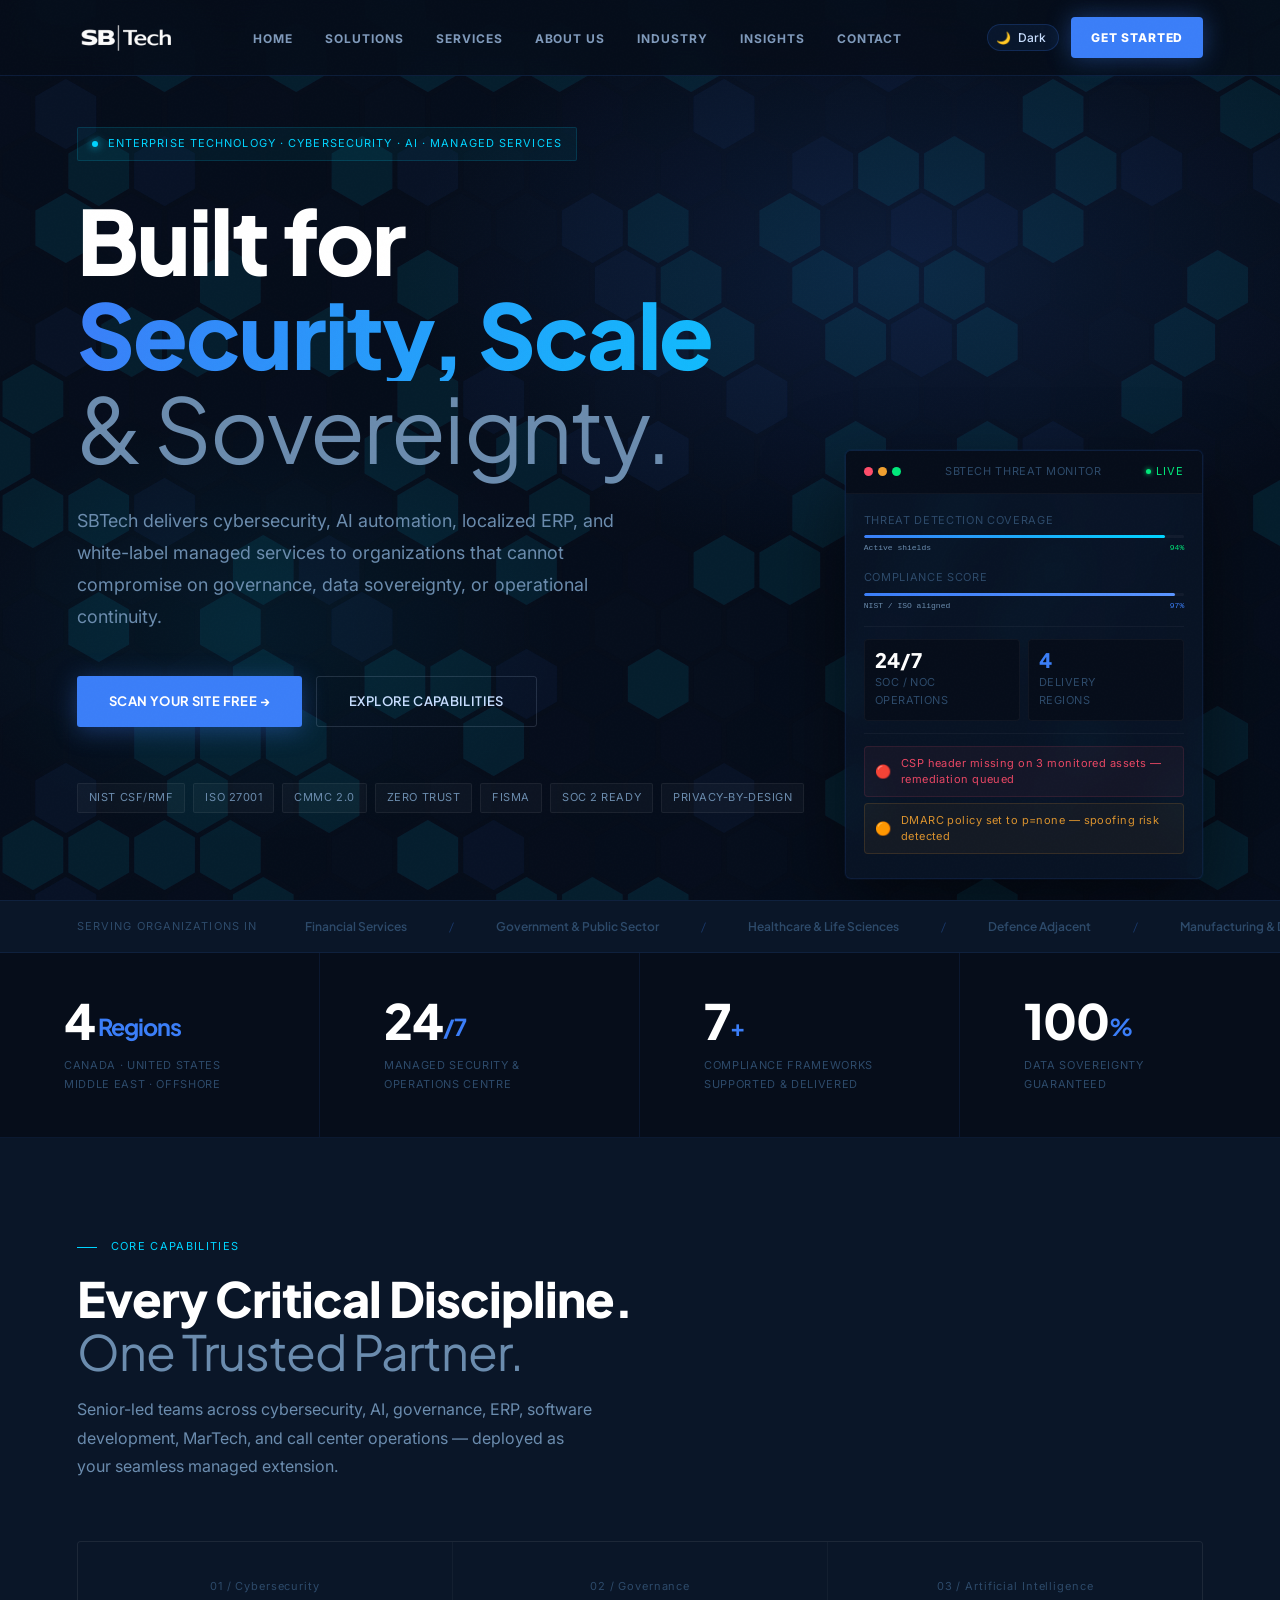
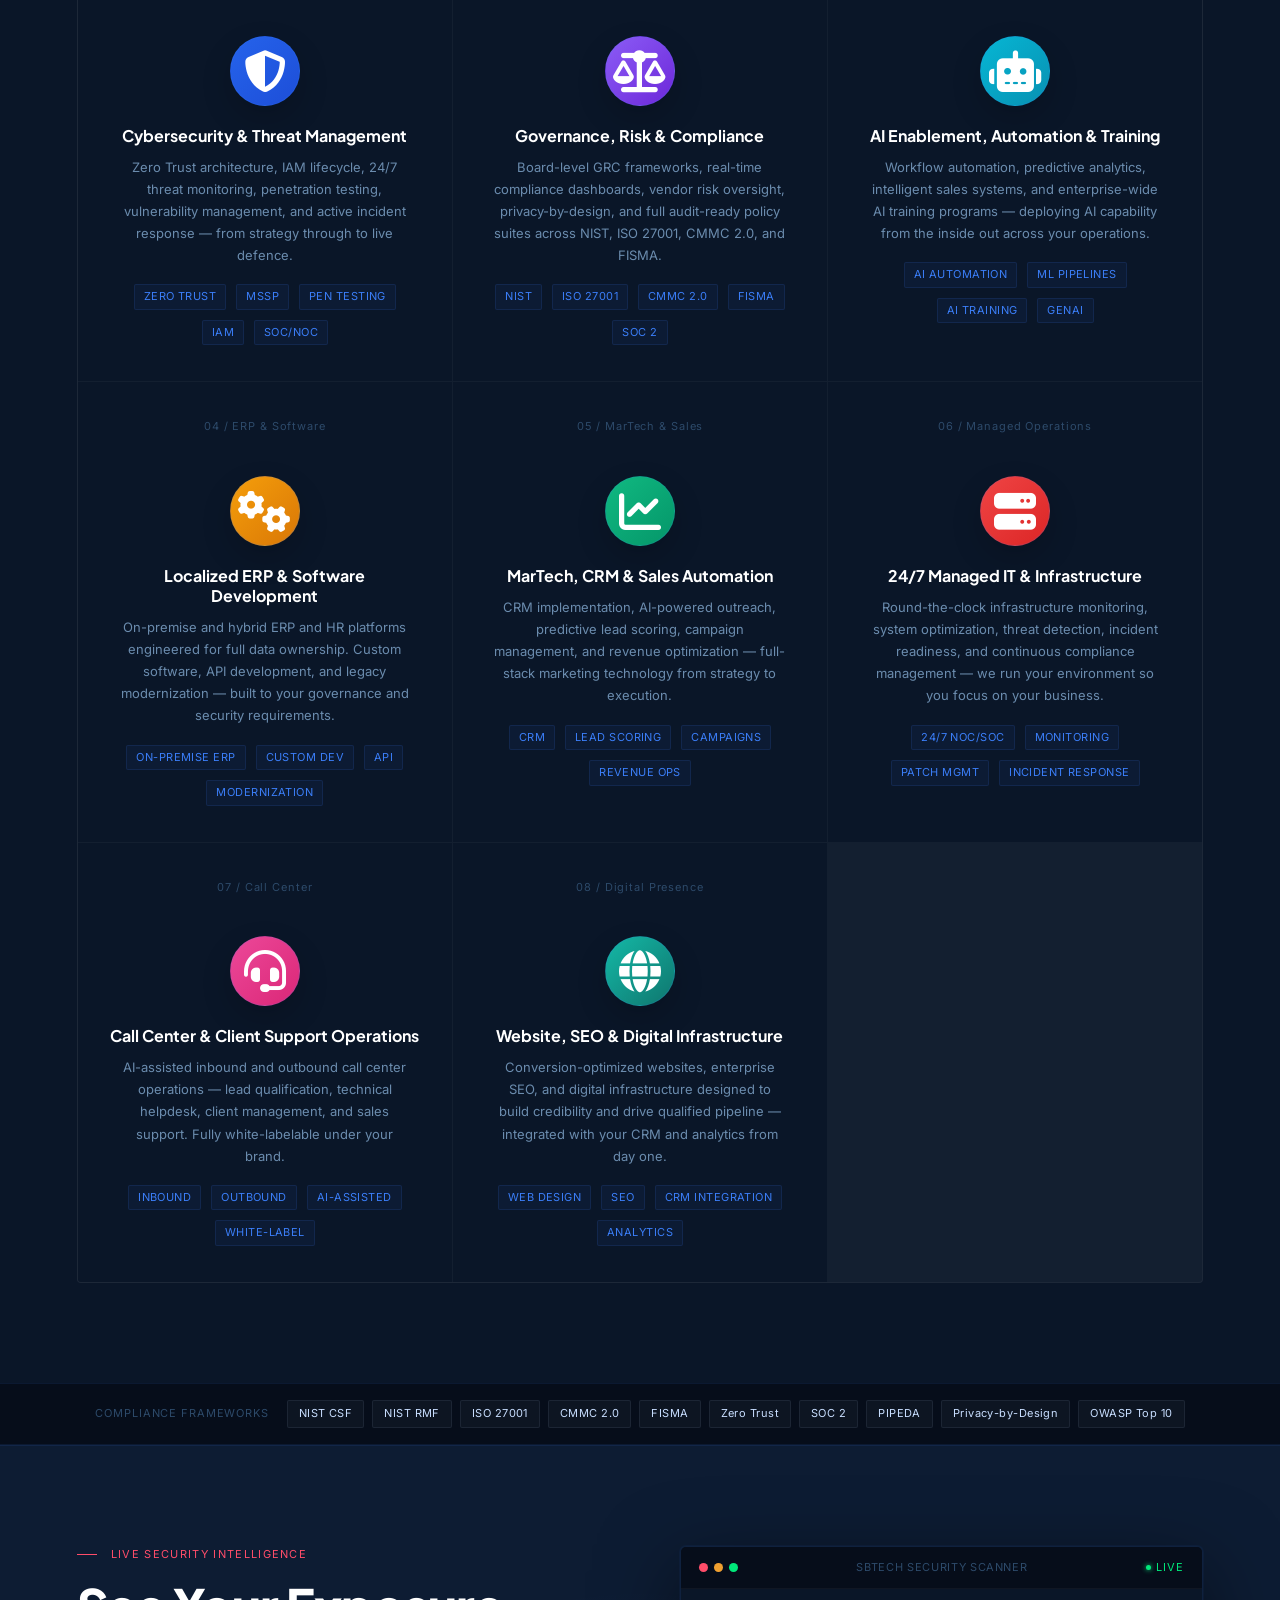
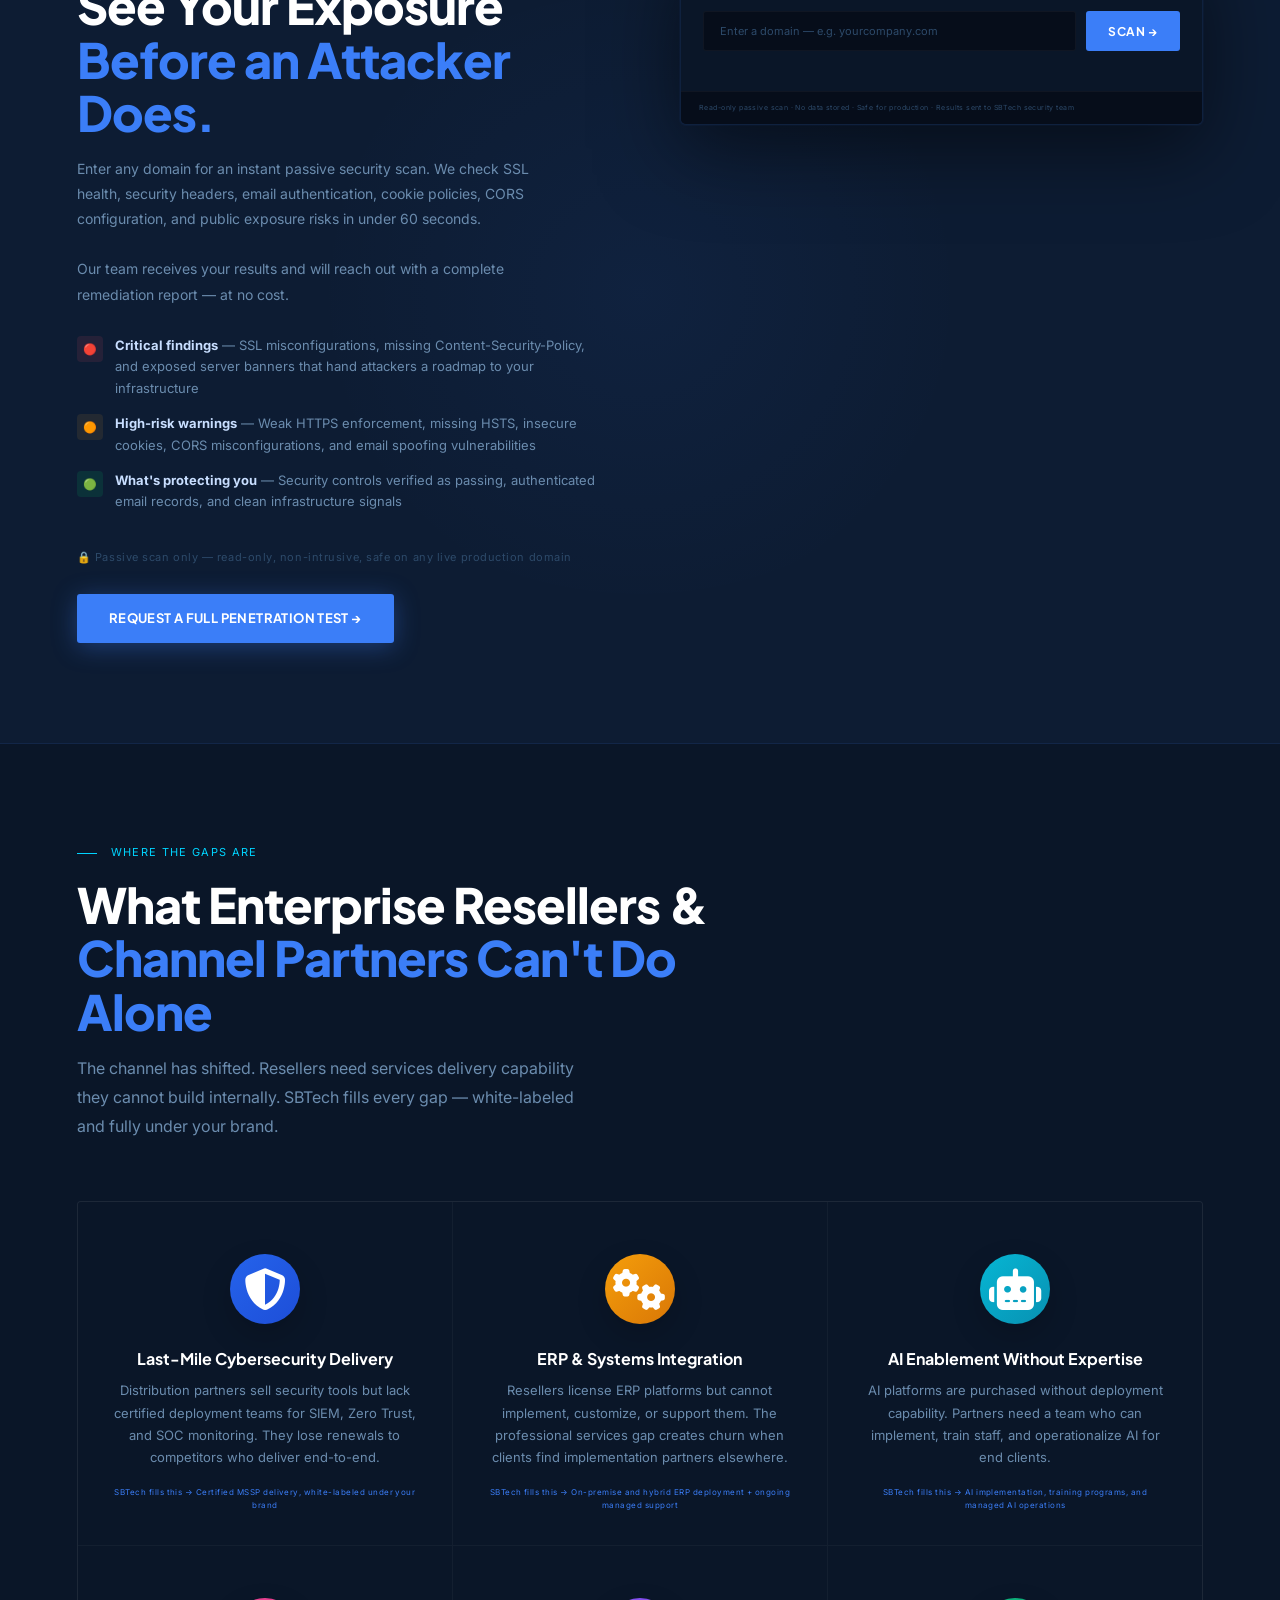
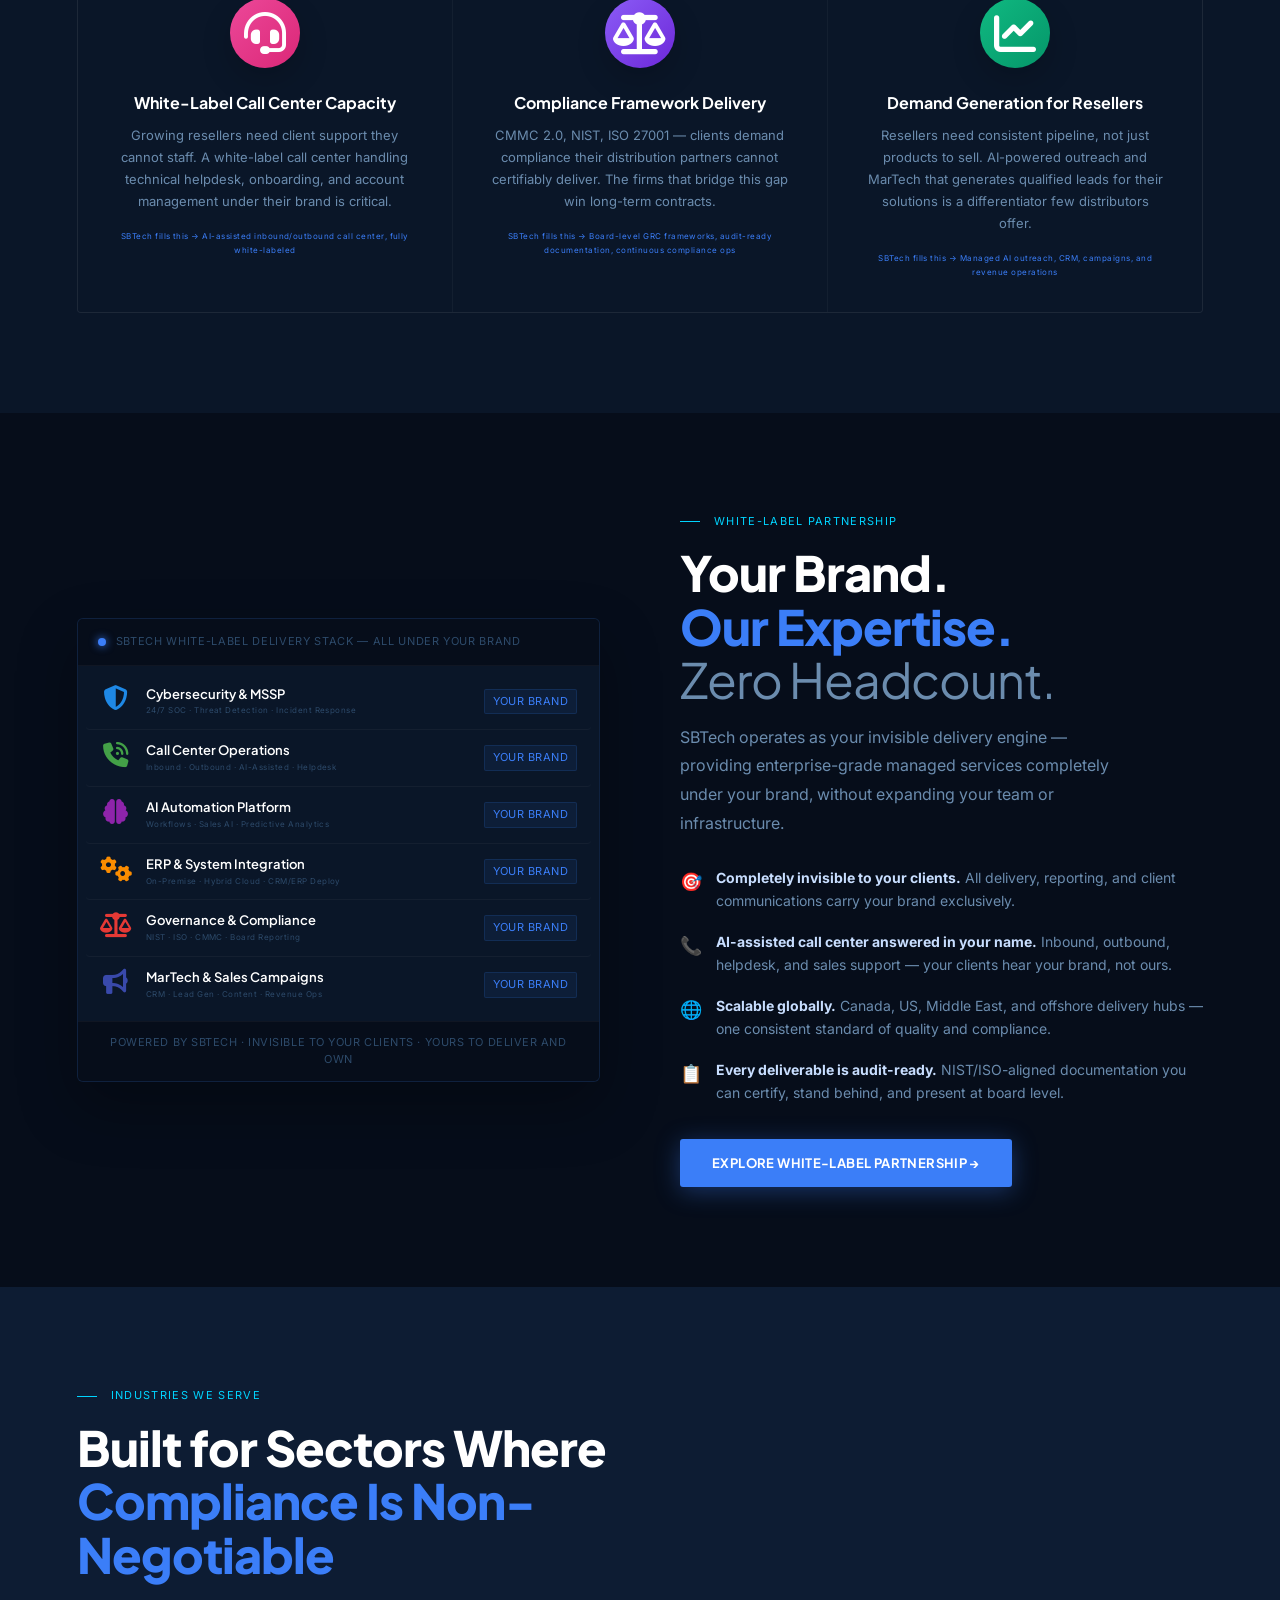
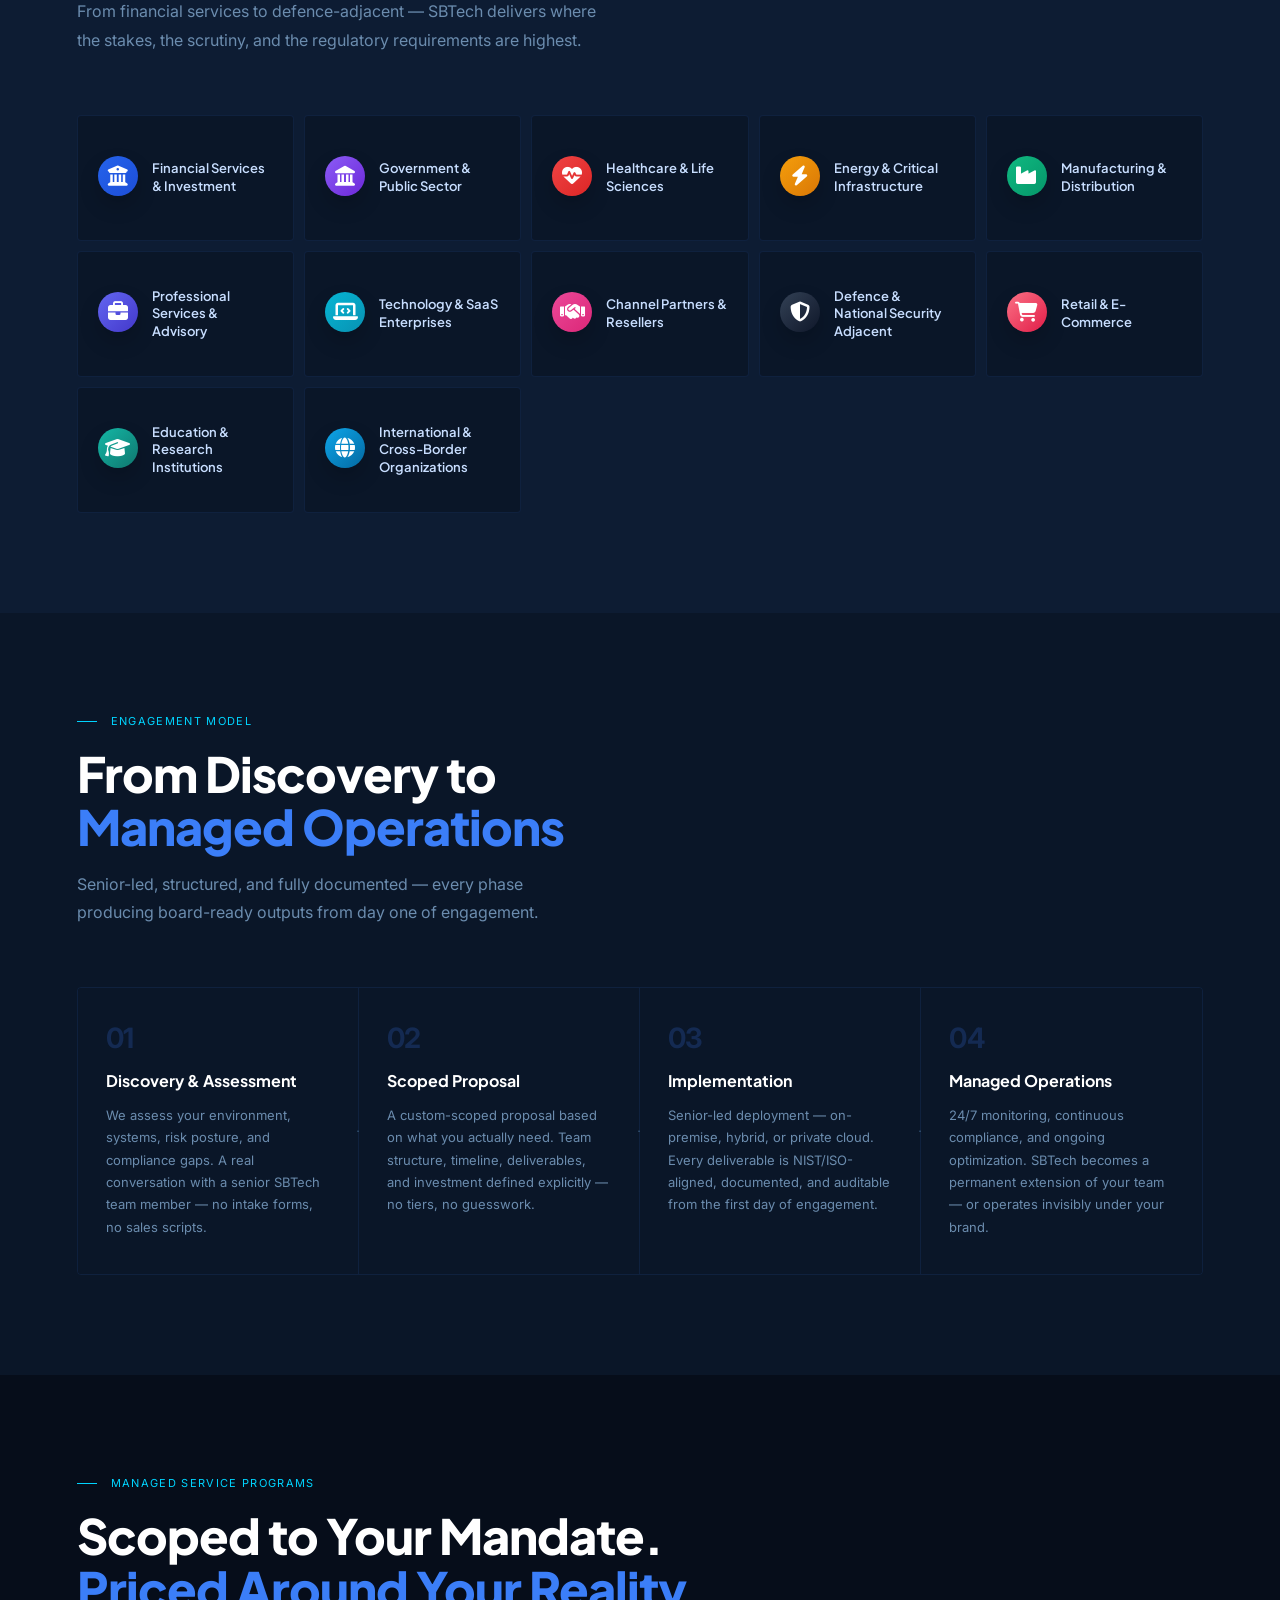
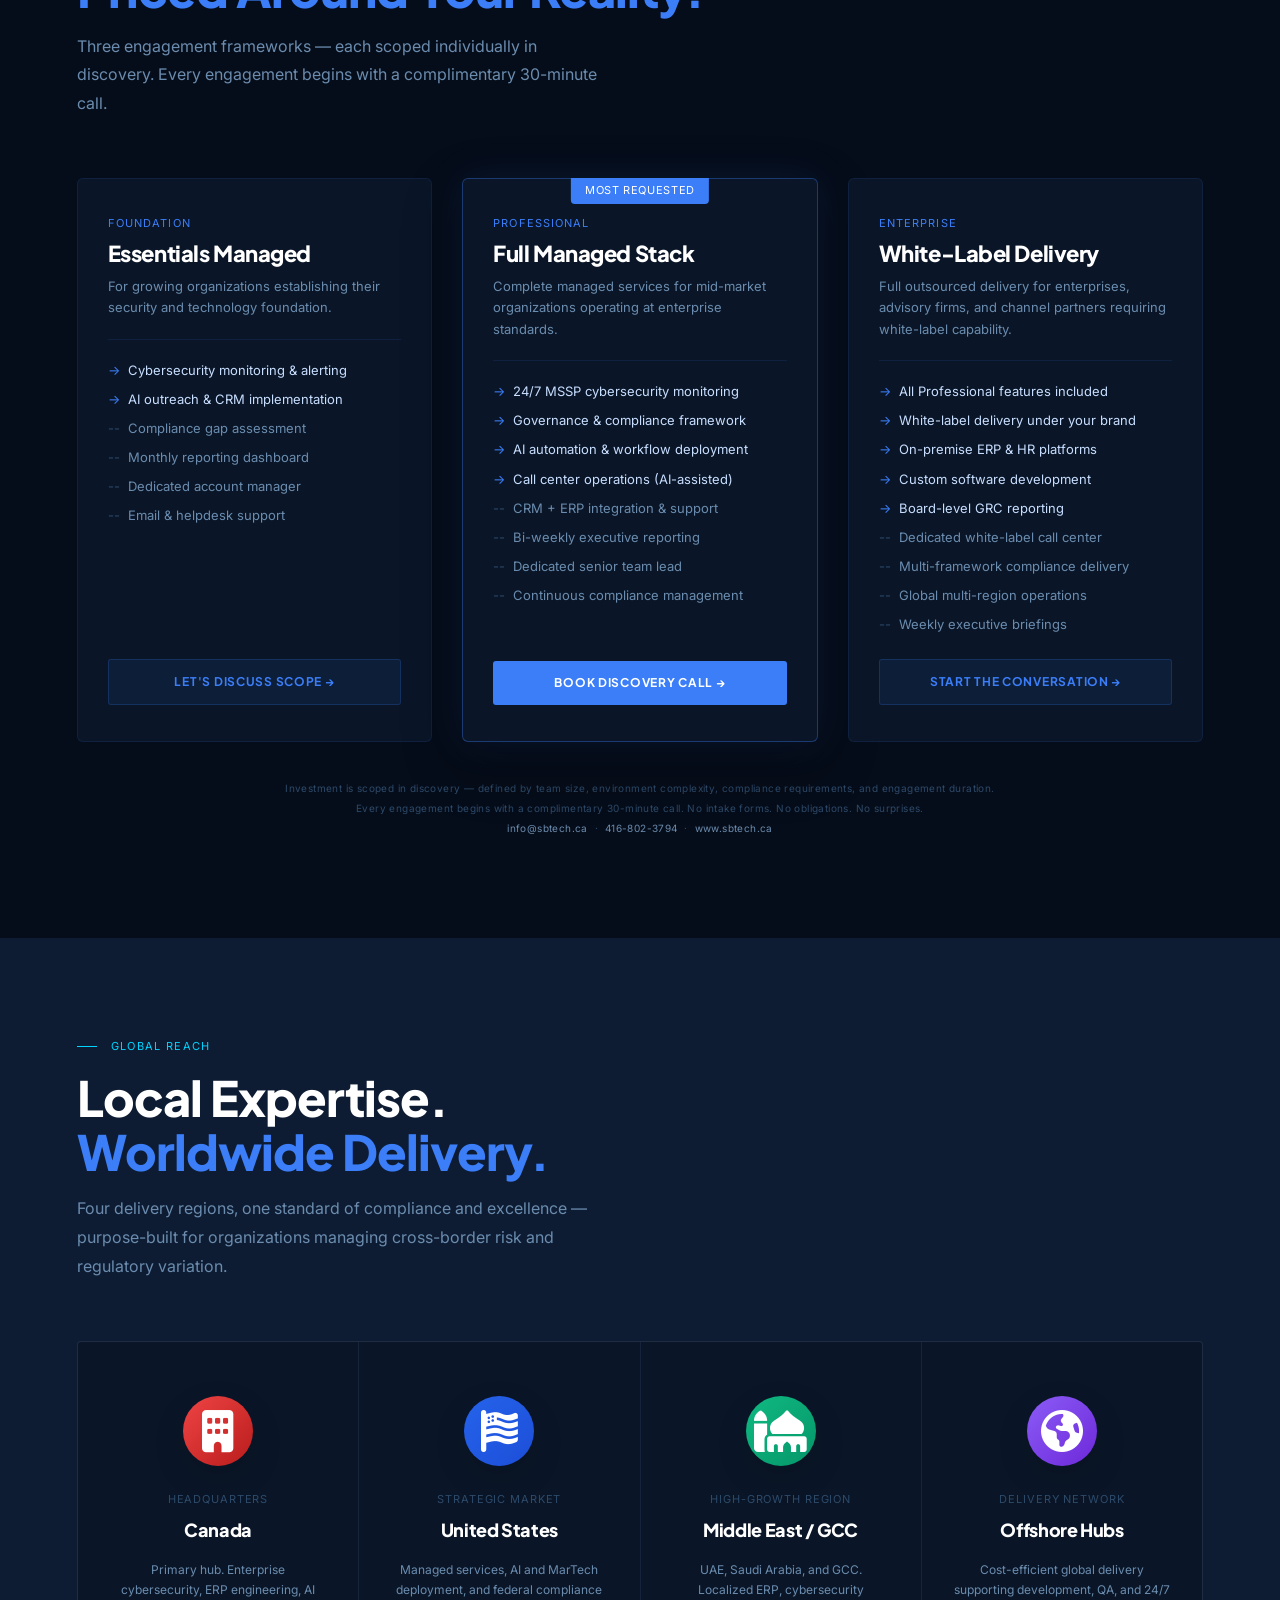
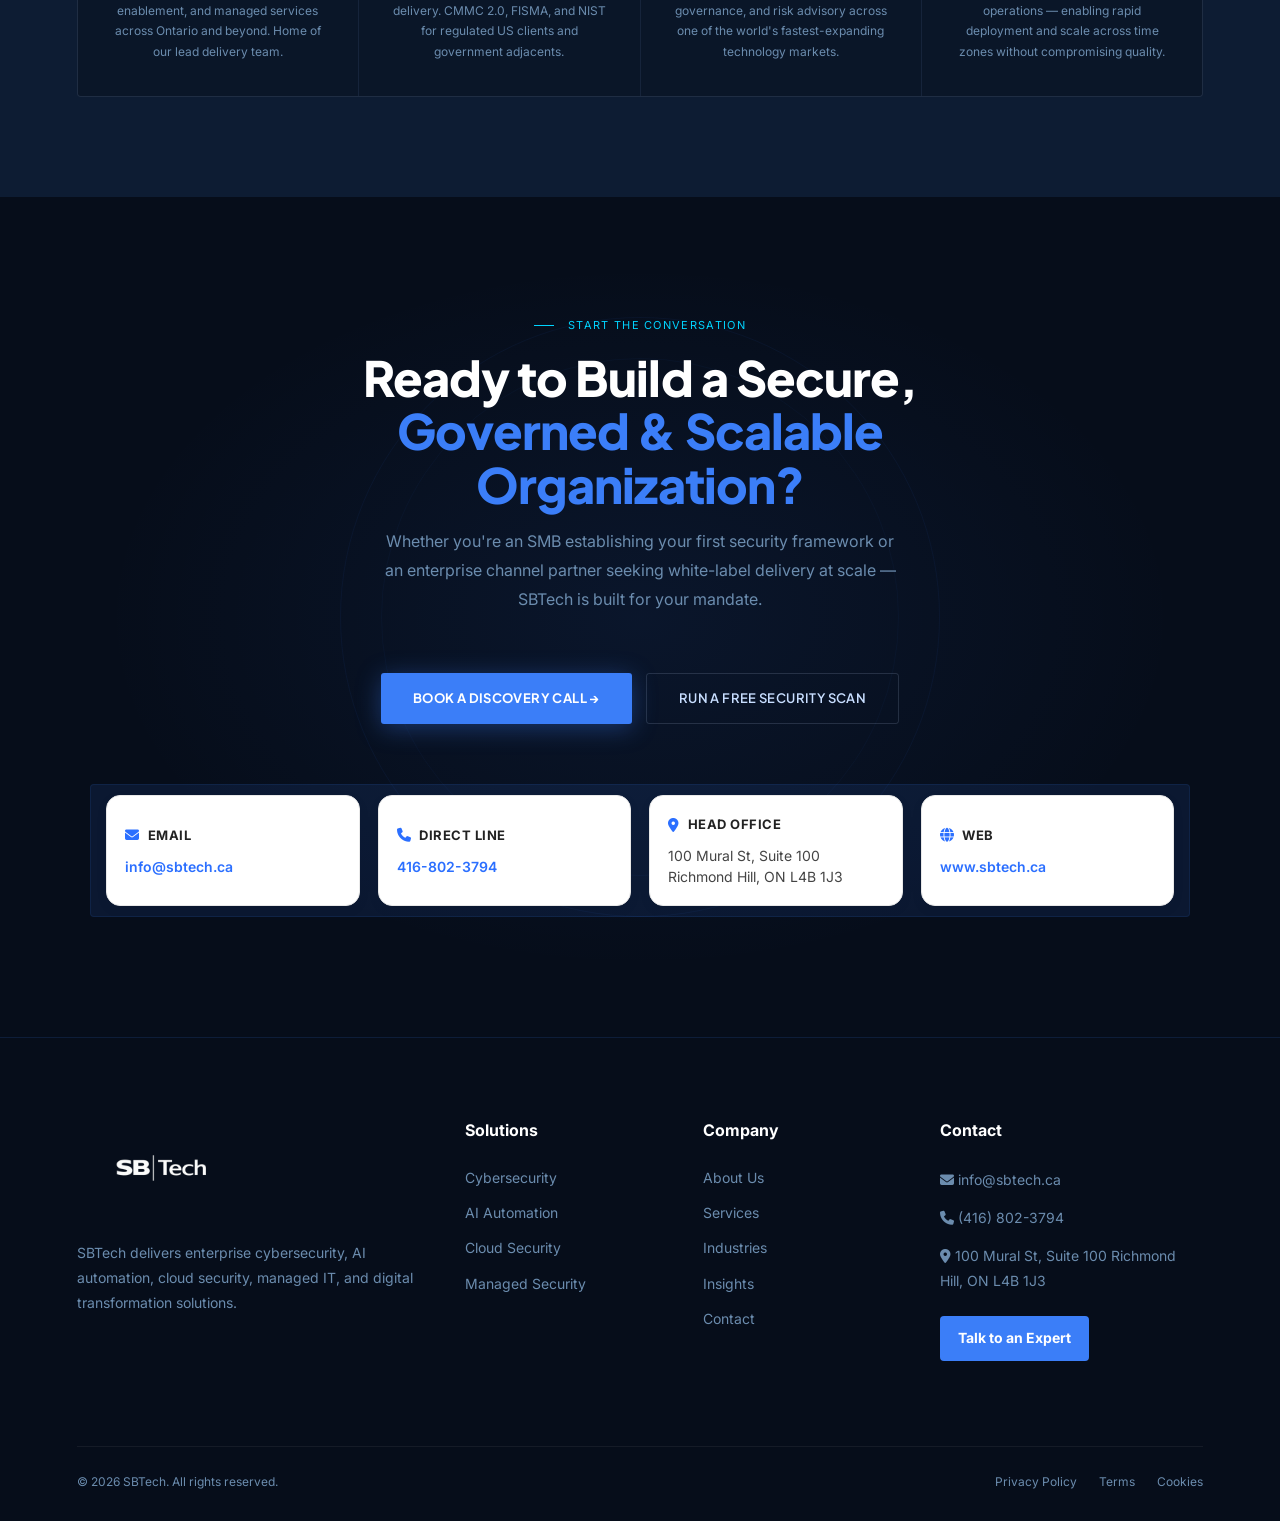
<file: index.html>
<!DOCTYPE html>
<html lang="en">
<head>
<script>if(localStorage.getItem("sbtech-theme")==="light"){document.documentElement.classList.add("light");}</script>
<meta charset="UTF-8">
<meta name="viewport" content="width=device-width, initial-scale=1.0">
<link rel="icon" type="image/png" href="assets/images/favicon.png">
<meta name="description" content="SBTech delivers enterprise cybersecurity, AI automation, managed IT services, ERP platforms, and white-label managed solutions to organizations that demand control, governance, and scale.">
<title>SBTech — Secure. Governed. Locally Controlled.</title>
<link href="https://fonts.googleapis.com/css2?family=Plus+Jakarta+Sans:wght@400;500;600;700;800&family=Inter:wght@300;400;500;600;700&display=swap" rel="stylesheet">
<link rel="stylesheet" href="https://cdnjs.cloudflare.com/ajax/libs/font-awesome/6.7.2/css/all.min.css">
<link rel="stylesheet" href="css/navbar.css">
<link rel="stylesheet" href="css/footer.css">
<style>
*,*::before,*::after{box-sizing:border-box;margin:0;padding:0}
:root{
  --void:#060d1a;--mid:#0a1628;--alt:#0d1c33;--cobalt:#1a3a6e;
  --elec:#3b7ef8;--elec2:#5a95ff;--cyan:#00d4ff;
  --cyandim:rgba(0,212,255,.08);--cyanbdr:rgba(0,212,255,.18);
  --frost:#c8deff;--mist:#6b8cae;--white:#ffffff;--dim:#2d4a6a;
  --bdr:rgba(59,126,248,.1);--bdr2:rgba(255,255,255,.04);
  --red:#ff4d6a;--amber:#f0a030;--green:#00e87a;
  --fd:'Plus Jakarta Sans',sans-serif;--fb:'Inter',sans-serif;--fm:'Inter',sans-serif;
}
html{scroll-behavior:smooth}
/* ── Light mode ── */
html.light{
  --void:#f0f4fa;--mid:#ffffff;--alt:#e8eef8;--cobalt:#c2d4f0;
  --frost:#0c1a2e;--mist:#3a5a8a;--white:#0c1a2e;--dim:#7a9abf;
  --bdr:rgba(59,126,248,.18);--bdr2:rgba(0,0,0,.06);
  --cyandim:rgba(0,170,220,.08);--cyanbdr:rgba(0,170,220,.2);
}
html.light nav{background:rgba(240,244,250,.95)}
html.light .mobile-menu{background:#f0f4fa;border-color:var(--bdr)}
html.light .hero-panel{background:rgba(255,255,255,.85)}
html.light .metric-card,html.light .cap-card,html.light .sector-card,html.light .prog-card,html.light .proc-step,html.light .gap-item,html.light .wl-feat{background:#ffffff;border-color:rgba(59,126,248,.15)}
html.light .scan-widget{background:#ffffff}
html.light .cta-section{background:var(--alt)}
html.light footer{background:#e4eaf4}
html.light .marquee-wrap{background:var(--alt);border-color:var(--bdr)}
html.light .fw-bar{background:var(--alt)}
html.light #hexCanvas{opacity:.12}
/* Toggle button */
.theme-toggle{display:flex;align-items:center;gap:7px;background:rgba(59,126,248,.08);border:1px solid rgba(59,126,248,.2);border-radius:20px;padding:5px 12px 5px 8px;cursor:pointer;transition:background .2s,border-color .2s;color:var(--frost);font-family:var(--fm);font-size:12px;font-weight:500;white-space:nowrap;margin-left:8px}
.theme-toggle:hover{background:rgba(59,126,248,.15);border-color:rgba(59,126,248,.4)}
.theme-toggle svg{flex-shrink:0;transition:transform .4s ease}
html.light .theme-toggle svg{transform:rotate(180deg)}
body{font-family:var(--fb);background:var(--void);color:var(--frost);overflow-x:hidden;line-height:1.6}
body::after{content:'';position:fixed;inset:0;background-image:url("data:image/svg+xml,%3Csvg viewBox='0 0 512 512' xmlns='http://www.w3.org/2000/svg'%3E%3Cfilter id='n'%3E%3CfeTurbulence type='fractalNoise' baseFrequency='0.9' numOctaves='4' stitchTiles='stitch'/%3E%3C/filter%3E%3Crect width='100%25' height='100%25' filter='url(%23n)' opacity='0.018'/%3E%3C/svg%3E");pointer-events:none;z-index:9999;opacity:.6}

/* NAV */
nav{position:fixed;top:0;left:0;right:0;z-index:400;display:flex;justify-content:space-between;align-items:center;padding:0 5vw;height:64px;background:rgba(6,13,26,.92);backdrop-filter:blur(24px);border-bottom:1px solid var(--bdr)}
.logo-text{font-family:var(--fd);font-size:22px;font-weight:800;color:var(--white);letter-spacing:-.02em;text-decoration:none;display:flex;align-items:center;gap:10px}
.logo-mark{width:32px;height:32px;background:var(--elec);border-radius:4px;display:flex;align-items:center;justify-content:center;font-family:var(--fm);font-size:11px;font-weight:700;color:var(--white);box-shadow:0 0 16px rgba(59,126,248,.5)}
.nav-links{display:flex;gap:2px;list-style:none;align-items:center}
.nav-links a{font-family:var(--fm);font-size:12px;letter-spacing:.06em;text-transform:uppercase;color:var(--mist);text-decoration:none;padding:8px 14px;border-radius:3px;transition:color .2s,background .2s}
.nav-links a:hover{color:var(--frost);background:rgba(59,126,248,.08)}
.nav-cta{background:var(--elec)!important;color:var(--white)!important;padding:9px 20px!important;font-weight:700;box-shadow:0 0 20px rgba(59,126,248,.35)}
.nav-cta:hover{background:var(--elec2)!important;box-shadow:0 0 30px rgba(59,126,248,.55)!important}
.ham{display:none;flex-direction:column;gap:5px;cursor:pointer;padding:8px;background:none;border:none}
.ham span{display:block;width:22px;height:2px;background:var(--frost);border-radius:2px}
.mobile-menu{display:none;position:fixed;top:64px;left:0;right:0;z-index:399;background:rgba(6,13,26,.98);backdrop-filter:blur(24px);border-bottom:1px solid var(--bdr);padding:20px 5vw 28px;flex-direction:column;gap:4px}
.mobile-menu.open{display:flex}
.mobile-menu a{font-family:var(--fm);font-size:11px;letter-spacing:.12em;text-transform:uppercase;color:var(--mist);text-decoration:none;padding:12px 0;border-bottom:1px solid var(--bdr2);transition:color .2s}
.mobile-menu a:hover{color:var(--frost)}
.mobile-menu .m-cta{color:var(--elec)!important;border-bottom:none;margin-top:8px}

/* SHARED */
.section{padding:100px 6vw}
.s-alt{background:var(--alt)}
.s-dark{background:var(--mid)}
.eyebrow{font-family:var(--fm);font-size:11px;letter-spacing:.12em;text-transform:uppercase;color:var(--cyan);display:flex;align-items:center;gap:14px;margin-bottom:16px}
.eyebrow::before{content:'';width:20px;height:1px;background:var(--cyan);flex-shrink:0}
.eyebrow.red{color:var(--red)}.eyebrow.red::before{background:var(--red)}
.s-title{font-family:var(--fd);font-size:clamp(28px,3.8vw,52px);font-weight:800;line-height:1.1;letter-spacing:-.02em;color:var(--white);max-width:660px;margin-bottom:16px}
.s-title .st{color:var(--elec)}.s-title .sv{color:var(--mist);font-weight:400}
.s-intro{font-size:16px;color:var(--mist);max-width:520px;line-height:1.8;margin-bottom:60px}
.btn-p{display:inline-flex;align-items:center;gap:8px;background:var(--elec);color:var(--white);padding:14px 32px;border-radius:3px;font-family:var(--fd);font-weight:700;font-size:13px;letter-spacing:.03em;text-transform:uppercase;text-decoration:none;transition:background .2s,box-shadow .2s,transform .15s;box-shadow:0 4px 24px rgba(59,126,248,.35)}
.btn-p:hover{background:var(--elec2);transform:translateY(-2px);box-shadow:0 8px 40px rgba(59,126,248,.55)}
.btn-g{display:inline-flex;align-items:center;gap:8px;background:transparent;color:var(--frost);padding:14px 32px;border-radius:3px;border:1px solid rgba(200,222,255,.15);font-family:var(--fd);font-weight:600;font-size:13px;letter-spacing:.03em;text-transform:uppercase;text-decoration:none;transition:border-color .2s,background .2s,color .2s}
.btn-g:hover{border-color:rgba(59,126,248,.4);background:rgba(59,126,248,.06);color:var(--white)}
.rv{opacity:0;transform:translateY(20px);transition:opacity .7s ease,transform .7s ease}
.rv.v{opacity:1;transform:translateY(0)}

/* HERO */
.hero{min-height:100vh;display:flex;flex-direction:column;justify-content:center;padding:120px 6vw 80px;position:relative;overflow:hidden}
#hexCanvas{position:absolute;inset:0;width:100%;height:100%;opacity:.55;pointer-events:none}
.hero-glow{position:absolute;inset:0;pointer-events:none;background:radial-gradient(ellipse 60% 50% at 70% 30%,rgba(59,126,248,.12) 0%,transparent 65%),radial-gradient(ellipse 40% 40% at 20% 70%,rgba(0,212,255,.06) 0%,transparent 60%)}
.hero-content{position:relative;z-index:1;max-width:900px}
.hero-status{display:inline-flex;align-items:center;gap:10px;font-family:var(--fm);font-size:11px;letter-spacing:.1em;text-transform:uppercase;color:var(--cyan);background:rgba(0,212,255,.06);border:1px solid rgba(0,212,255,.15);border-radius:2px;padding:7px 14px;margin-bottom:32px;animation:fadeUp .6s ease both}
.pulse{width:6px;height:6px;border-radius:50%;background:var(--cyan);box-shadow:0 0 8px var(--cyan);animation:pls 2s ease-in-out infinite;flex-shrink:0}
@keyframes pls{0%,100%{opacity:1;transform:scale(1)}50%{opacity:.3;transform:scale(1.6)}}
.hero h1{font-family:var(--fd);font-size:clamp(46px,7vw,98px);font-weight:800;line-height:1.05;letter-spacing:-.02em;color:var(--white);margin-bottom:30px;animation:fadeUp .6s .06s ease both}
.h1-accent{display:block;background:linear-gradient(105deg,var(--elec) 0%,var(--cyan) 100%);-webkit-background-clip:text;-webkit-text-fill-color:transparent;background-clip:text}
.h1-dim{display:block;color:var(--mist);font-weight:400}
.hero-sub{font-size:clamp(15px,1.4vw,18px);color:var(--mist);max-width:560px;line-height:1.78;margin-bottom:44px;animation:fadeUp .6s .12s ease both}
.hero-ctas{display:flex;gap:14px;flex-wrap:wrap;animation:fadeUp .6s .18s ease both}
.hero-compliance{display:flex;gap:8px;flex-wrap:wrap;margin-top:56px;animation:fadeUp .6s .26s ease both}
.hctag{font-family:var(--fm);font-size:11px;letter-spacing:.05em;text-transform:uppercase;color:var(--mist);background:rgba(255,255,255,.03);border:1px solid rgba(255,255,255,.06);padding:5px 11px;border-radius:2px;transition:color .2s,border-color .2s}
.hctag:hover{color:var(--frost);border-color:rgba(59,126,248,.25)}

/* HERO PANEL */
.hero-panel{position:absolute;right:6vw;top:50%;transform:translateY(-50%);width:clamp(280px,28vw,360px);background:rgba(10,22,40,.75);backdrop-filter:blur(16px);border:1px solid var(--bdr);border-radius:6px;overflow:hidden;animation:fadeUp .8s .3s ease both;box-shadow:0 32px 80px rgba(0,0,0,.5),0 0 0 1px rgba(59,126,248,.06)}
.hp-header{background:var(--void);padding:12px 18px;border-bottom:1px solid var(--bdr2);display:flex;align-items:center;gap:10px}
.hp-dots{display:flex;gap:5px}.hp-dot{width:9px;height:9px;border-radius:50%}
.hp-title{font-family:var(--fm);font-size:11px;letter-spacing:.06em;text-transform:uppercase;color:var(--dim);flex:1;text-align:center}
.hp-live{display:flex;align-items:center;gap:5px;font-family:var(--fm);font-size:11px;color:var(--green);letter-spacing:.1em}
.hp-ldot{width:5px;height:5px;border-radius:50%;background:var(--green);box-shadow:0 0 5px var(--green);animation:pls 1.5s ease-in-out infinite}
.hp-body{padding:18px}
.hp-metric{margin-bottom:14px}
.hp-m-label{font-family:var(--fm);font-size:11px;letter-spacing:.06em;text-transform:uppercase;color:var(--dim);margin-bottom:6px}
.hp-m-bar{height:3px;background:var(--bdr2);border-radius:2px;overflow:hidden;margin-bottom:4px}
.hp-m-fill{height:100%;border-radius:2px}
.hp-m-val{display:flex;justify-content:space-between;font-family:var(--fm);font-size:9px}
.hp-stat-row{display:grid;grid-template-columns:1fr 1fr;gap:8px;margin-top:12px}
.hp-stat{background:var(--void);border-radius:4px;padding:10px;border:1px solid var(--bdr2)}
.hp-stat-n{font-family:var(--fd);font-size:20px;font-weight:800;color:var(--white);line-height:1}
.hp-stat-l{font-family:var(--fm);font-size:11px;letter-spacing:.04em;color:var(--dim);margin-top:4px;text-transform:uppercase}
.hp-divider{height:1px;background:var(--bdr2);margin:12px 0}
.hp-alert{display:flex;align-items:center;gap:10px;padding:8px 10px;background:rgba(255,77,106,.05);border:1px solid rgba(255,77,106,.12);border-radius:4px;margin-bottom:6px}
.hp-alert-ico{font-size:13px;flex-shrink:0}
.hp-alert-text{font-family:var(--fm);font-size:11px;color:rgba(255,77,106,.9);letter-spacing:.04em;line-height:1.5}
.hp-alert.warn{background:rgba(240,160,48,.05);border-color:rgba(240,160,48,.15)}
.hp-alert.warn .hp-alert-text{color:rgba(240,160,48,.9)}
@keyframes fadeUp{from{opacity:0;transform:translateY(18px)}to{opacity:1;transform:translateY(0)}}

/* MARQUEE */
.marquee-wrap{background:var(--mid);border-top:1px solid var(--bdr);border-bottom:1px solid var(--bdr);padding:16px 0;overflow:hidden;display:flex;align-items:center}
.marquee-label{font-family:var(--fm);font-size:11px;letter-spacing:.1em;text-transform:uppercase;color:var(--dim);white-space:nowrap;padding:0 28px 0 6vw;flex-shrink:0}
.marquee-track{display:flex;animation:mq 32s linear infinite;white-space:nowrap}
.marquee-track span{font-family:var(--fd);font-size:12px;font-weight:600;color:var(--dim);padding:0 20px;transition:color .2s}
.marquee-track span:hover{color:var(--mist)}
.marquee-sep{color:var(--cobalt)!important;font-weight:300!important}
@keyframes mq{0%{transform:translateX(0)}100%{transform:translateX(-50%)}}

/* METRICS */
.metrics{display:grid;grid-template-columns:repeat(4,1fr);border-bottom:1px solid var(--bdr)}
.metric{padding:44px 5vw;border-right:1px solid var(--bdr);background:var(--void);position:relative;overflow:hidden;transition:background .2s;cursor:default}
.metric:last-child{border-right:none}
.metric:hover{background:rgba(10,22,40,.8)}
.metric::before{content:'';position:absolute;top:0;left:0;right:0;height:2px;background:linear-gradient(90deg,var(--elec),var(--cyan));opacity:0;transition:opacity .3s}
.metric:hover::before{opacity:1}
.metric-n{font-family:var(--fd);font-size:clamp(30px,3.8vw,52px);font-weight:800;line-height:1;color:var(--white);margin-bottom:10px;letter-spacing:-.02em}
.metric-n .u{font-size:.48em;color:var(--elec);font-weight:700;vertical-align:middle}
.metric-l{font-family:var(--fm);font-size:11px;letter-spacing:.06em;text-transform:uppercase;color:var(--dim);line-height:1.7}

/* CAPABILITIES */
.cap-grid{display:grid;grid-template-columns:repeat(auto-fit,minmax(290px,1fr));gap:1px;background:var(--bdr2);border:1px solid var(--bdr2);border-radius:4px;overflow:hidden}
.cap-card{background:var(--mid);padding:36px 32px;position:relative;transition:background .22s;overflow:hidden}
.cap-card::after{content:'';position:absolute;top:0;left:0;right:0;height:1px;background:linear-gradient(90deg,transparent,var(--elec),transparent);opacity:0;transition:opacity .25s}
.cap-card:hover{background:var(--alt)}.cap-card:hover::after{opacity:1}
.cap-num{font-family:var(--fm);font-size:11px;letter-spacing:.08em;color:var(--dim);margin-bottom:20px}
.cap-ico{width:44px;height:44px;border-radius:6px;background:rgba(59,126,248,.08);border:1px solid rgba(59,126,248,.15);display:flex;align-items:center;justify-content:center;font-size:20px;margin-bottom:18px;transition:background .2s}
.cap-card:hover .cap-ico{background:rgba(59,126,248,.15)}
.cap-title{font-family:var(--fd);font-size:16px;font-weight:700;color:var(--white);margin-bottom:10px;line-height:1.25}
.cap-desc{font-size:13px;color:var(--mist);line-height:1.75;margin-bottom:18px}
.cap-tags{display:flex;flex-wrap:wrap;gap:5px}
.ctag{font-family:var(--fm);font-size:11px;letter-spacing:.04em;text-transform:uppercase;color:var(--elec);background:rgba(59,126,248,.06);border:1px solid rgba(59,126,248,.12);padding:3px 9px;border-radius:2px}

/* FRAMEWORK BAR */
.fw-bar{background:var(--void);border-top:1px solid var(--bdr);border-bottom:1px solid var(--bdr);padding:16px 6vw;display:flex;align-items:center;gap:8px;flex-wrap:wrap;justify-content:center}
.fw-lbl{font-family:var(--fm);font-size:11px;letter-spacing:.08em;text-transform:uppercase;color:var(--dim);margin-right:10px}
.fw-chip{font-family:var(--fm);font-size:11px;letter-spacing:.04em;color:var(--frost);background:rgba(200,222,255,.04);border:1px solid rgba(200,222,255,.08);padding:4px 11px;border-radius:2px}

/* SCANNER */
.scanner-wrap{background:var(--alt);border-top:1px solid var(--bdr);border-bottom:1px solid var(--bdr);padding:100px 6vw;position:relative;overflow:hidden}
.scanner-wrap::before{content:'';position:absolute;width:700px;height:600px;border-radius:50%;background:radial-gradient(circle,rgba(59,126,248,.06) 0%,transparent 70%);top:50%;left:50%;transform:translate(-50%,-50%);pointer-events:none}
.scanner-layout{display:grid;grid-template-columns:1fr 1fr;gap:80px;align-items:start;position:relative;z-index:1}
.scan-bullets{list-style:none;display:flex;flex-direction:column;gap:14px;margin-top:28px;margin-bottom:36px}
.scan-bullets li{display:flex;gap:12px;align-items:flex-start;font-size:13px;color:var(--mist);line-height:1.65}
.bico{width:26px;height:26px;border-radius:4px;display:flex;align-items:center;justify-content:center;font-size:11px;flex-shrink:0;margin-top:1px}
.br{background:rgba(255,77,106,.1)}.ba{background:rgba(240,160,48,.1)}.bg{background:rgba(0,232,122,.1)}
.scan-note{font-family:var(--fm);font-size:11px;letter-spacing:.05em;color:var(--dim);display:flex;align-items:center;gap:6px}
.sw{background:var(--mid);border:1px solid var(--bdr);border-radius:6px;overflow:hidden;box-shadow:0 24px 80px rgba(0,0,0,.5),0 0 0 1px rgba(59,126,248,.06)}
.sw-hdr{background:var(--void);padding:12px 18px;border-bottom:1px solid var(--bdr2);display:flex;align-items:center;gap:10px}
.sw-dots{display:flex;gap:6px}.sw-dot{width:9px;height:9px;border-radius:50%}
.sw-ttl{font-family:var(--fm);font-size:11px;letter-spacing:.06em;text-transform:uppercase;color:var(--dim);flex:1;text-align:center}
.sw-live{display:flex;align-items:center;gap:5px;font-family:var(--fm);font-size:11px;color:var(--green);letter-spacing:.1em}
.sw-ldot{width:5px;height:5px;border-radius:50%;background:var(--green);box-shadow:0 0 5px var(--green);animation:pls 1.5s ease-in-out infinite}
.sw-body{padding:22px}
.sw-row{display:flex;gap:10px;margin-bottom:18px}
.sw-inp{flex:1;background:var(--void);border:1px solid var(--bdr2);border-radius:3px;padding:12px 16px;font-family:var(--fm);font-size:11px;color:var(--frost);outline:none;transition:border-color .2s}
.sw-inp:focus{border-color:rgba(59,126,248,.3)}.sw-inp::placeholder{color:var(--dim)}
.sw-btn{background:var(--elec);color:var(--white);border:none;border-radius:3px;padding:12px 22px;cursor:pointer;font-family:var(--fd);font-weight:700;font-size:12px;letter-spacing:.06em;text-transform:uppercase;transition:background .2s,box-shadow .2s;white-space:nowrap}
.sw-btn:hover{background:var(--elec2);box-shadow:0 0 20px rgba(59,126,248,.4)}.sw-btn:disabled{background:var(--dim);cursor:not-allowed;box-shadow:none}
.sw-prog{display:none;margin-bottom:18px}.sw-prog.on{display:block}
.sw-pbar-wrap{height:2px;background:var(--bdr2);border-radius:1px;overflow:hidden;margin-bottom:12px}
.sw-pbar{height:100%;background:linear-gradient(90deg,var(--elec),var(--cyan));width:0%;border-radius:1px;transition:width .35s ease}
.sw-plbl{font-family:var(--fm);font-size:11px;letter-spacing:.05em;color:var(--elec)}
.sw-steps{display:flex;flex-direction:column;gap:7px;margin-top:14px}
.sw-step{display:flex;align-items:center;gap:10px;font-family:var(--fm);font-size:9px;letter-spacing:.06em;color:var(--dim);transition:color .3s}
.sw-step.done{color:var(--green)}.sw-step.act{color:var(--frost)}.sw-step-i{font-size:10px;width:14px;text-align:center}
.sw-res{display:none}.sw-res.show{display:block}
.sw-res-hdr{display:flex;justify-content:space-between;align-items:center;margin-bottom:14px}
.sw-rdomain{font-family:var(--fm);font-size:9px;letter-spacing:.1em;color:var(--mist)}
.risk-badge{font-family:var(--fm);font-size:11px;letter-spacing:.06em;text-transform:uppercase;padding:4px 10px;border-radius:2px;font-weight:700}
.rh{background:rgba(255,77,106,.12);color:var(--red);border:1px solid rgba(255,77,106,.2)}
.rm{background:rgba(240,160,48,.12);color:var(--amber);border:1px solid rgba(240,160,48,.2)}
.rl{background:rgba(0,232,122,.12);color:var(--green);border:1px solid rgba(0,232,122,.2)}
.sw-checks{display:flex;flex-direction:column;gap:5px;margin-bottom:14px}
.sw-chk{display:flex;align-items:center;gap:10px;padding:9px 12px;background:var(--void);border-radius:3px;border-left:2px solid transparent;font-size:11px}
.sw-chk.fail{border-left-color:var(--red)}.sw-chk.warn{border-left-color:var(--amber)}.sw-chk.pass{border-left-color:var(--green)}
.sw-sico{font-size:11px;flex-shrink:0}.sw-chk-name{flex:1;font-family:var(--fm);font-size:11px;letter-spacing:.02em;color:var(--mist)}.sw-chk-val{font-family:var(--fm);font-size:8px}
.vg{color:var(--green)}.va{color:var(--amber)}.vr{color:var(--red)}
.sw-disc{font-family:var(--fm);font-size:7px;letter-spacing:.06em;color:var(--dim);padding:10px 18px;background:var(--void);border-top:1px solid var(--bdr2);line-height:1.7}

/* GAP GRID */
.gap-grid{display:grid;grid-template-columns:repeat(3,1fr);gap:1px;background:var(--bdr2);border:1px solid var(--bdr2);border-radius:4px;overflow:hidden}
.gap-card{background:var(--mid);padding:32px 28px;position:relative;transition:background .2s;overflow:hidden}
.gap-card:hover{background:var(--alt)}
.gap-card::before{content:'';position:absolute;top:0;left:0;bottom:0;width:2px;background:var(--elec);opacity:0;transition:opacity .2s}
.gap-card:hover::before{opacity:1}
.gap-ico{font-size:22px;margin-bottom:16px}
.gap-t{font-family:var(--fd);font-size:16px;font-weight:700;color:var(--white);margin-bottom:10px;line-height:1.3}
.gap-b{font-size:13px;color:var(--mist);line-height:1.72;margin-bottom:14px}
.gap-fill{font-family:var(--fm);font-size:8px;letter-spacing:.06em;color:var(--elec);line-height:1.6}

/* WHITE-LABEL */
.wl-layout{display:grid;grid-template-columns:1fr 1fr;gap:80px;align-items:center}
.wl-panel{background:var(--mid);border:1px solid var(--bdr);border-radius:6px;overflow:hidden;box-shadow:0 24px 60px rgba(0,0,0,.3)}
.wl-phdr{background:var(--void);padding:14px 20px;border-bottom:1px solid var(--bdr2);display:flex;align-items:center;gap:10px}
.wl-pdot{width:8px;height:8px;border-radius:50%;background:var(--elec);box-shadow:0 0 8px var(--elec);animation:pls 2s ease-in-out infinite}
.wl-ptitle{font-family:var(--fm);font-size:11px;letter-spacing:.06em;text-transform:uppercase;color:var(--dim)}
.wl-rows{padding:8px}
.wl-row{display:flex;align-items:center;gap:14px;padding:12px 14px;border-radius:4px;transition:background .2s;border-bottom:1px solid var(--bdr2)}
.wl-row:last-child{border-bottom:none}.wl-row:hover{background:var(--alt)}
.wl-rico{font-size:18px;flex-shrink:0;width:32px;text-align:center}.wl-rt{flex:1}
.wl-rn{font-family:var(--fd);font-size:13px;font-weight:600;color:var(--white);line-height:1.3}
.wl-rs{font-family:var(--fm);font-size:8px;letter-spacing:.06em;color:var(--dim);margin-top:2px}
.wl-rtag{font-family:var(--fm);font-size:11px;letter-spacing:.04em;text-transform:uppercase;color:var(--elec);background:rgba(59,126,248,.08);border:1px solid rgba(59,126,248,.15);padding:3px 8px;border-radius:2px;flex-shrink:0}
.wl-foot{font-family:var(--fm);font-size:11px;letter-spacing:.05em;text-transform:uppercase;color:var(--dim);padding:12px 18px;background:var(--void);border-top:1px solid var(--bdr2);text-align:center}
.wl-list{list-style:none;display:flex;flex-direction:column;gap:18px;margin-top:28px}
.wl-list li{display:flex;gap:14px;align-items:flex-start;font-size:14px;color:var(--mist);line-height:1.65}
.wl-li{font-size:18px;flex-shrink:0;margin-top:1px}

/* SECTORS */
.sect-grid{display:grid;grid-template-columns:repeat(auto-fill,minmax(200px,1fr));gap:10px}
.sect-card{background:var(--mid);border:1px solid var(--bdr);border-radius:4px;padding:22px 20px;display:flex;align-items:center;gap:14px;transition:background .2s,border-color .2s,transform .2s;cursor:default}
.sect-card:hover{background:var(--alt);border-color:rgba(59,126,248,.2);transform:translateY(-2px)}
.sect-ico{font-size:20px;flex-shrink:0}.sect-n{font-family:var(--fd);font-size:13px;font-weight:600;color:var(--frost);line-height:1.35}

/* PROCESS */
.proc-grid{display:grid;grid-template-columns:repeat(4,1fr);border:1px solid var(--bdr);border-radius:4px;overflow:hidden}
.proc-step{background:var(--mid);padding:36px 28px;border-right:1px solid var(--bdr);position:relative;transition:background .2s}
.proc-step:last-child{border-right:none}.proc-step:hover{background:var(--alt)}
.proc-n{font-family:var(--fm);font-size:28px;font-weight:700;color:rgba(59,126,248,.2);line-height:1;margin-bottom:16px;letter-spacing:-.02em}
.proc-t{font-family:var(--fd);font-size:16px;font-weight:700;color:var(--white);margin-bottom:10px}
.proc-d{font-size:13px;color:var(--mist);line-height:1.72}
.proc-step::after{content:'→';position:absolute;right:-14px;top:50%;transform:translateY(-50%);font-size:18px;color:var(--dim);z-index:2}
.proc-step:last-child::after{display:none}

/* PROGRAMS */
.prog-grid{display:grid;grid-template-columns:repeat(3,1fr);gap:16px}
.prog-card{background:var(--mid);border:1px solid var(--bdr);border-radius:6px;padding:36px 30px;position:relative;transition:border-color .2s}
.prog-card:hover{border-color:rgba(59,126,248,.25)}
.prog-card.feat{border-color:rgba(59,126,248,.35);box-shadow:0 0 40px rgba(59,126,248,.1),0 20px 60px rgba(0,0,0,.3)}
.prog-badge{position:absolute;top:-1px;left:50%;transform:translateX(-50%);font-family:var(--fm);font-size:11px;letter-spacing:.06em;text-transform:uppercase;color:var(--white);background:var(--elec);padding:4px 14px;border-radius:0 0 4px 4px;white-space:nowrap}
.prog-tier{font-family:var(--fm);font-size:11px;letter-spacing:.1em;text-transform:uppercase;color:var(--elec);margin-bottom:8px}
.prog-name{font-family:var(--fd);font-size:22px;font-weight:800;color:var(--white);margin-bottom:10px;line-height:1.15;letter-spacing:-.02em}
.prog-tag{font-size:13px;color:var(--mist);line-height:1.65;margin-bottom:20px}
.prog-hr{height:1px;background:var(--bdr);margin-bottom:20px}
.prog-feats{list-style:none;display:flex;flex-direction:column;gap:9px;margin-bottom:28px}
.prog-feats li{font-size:13px;color:var(--mist);padding-left:20px;position:relative;line-height:1.55}
.prog-feats li::before{content:'--';position:absolute;left:0;color:var(--dim)}
.prog-feats li.hl{color:var(--frost)}.prog-feats li.hl::before{color:var(--elec);content:'->'}
.prog-cta{display:block;text-align:center;padding:12px;border-radius:3px;font-family:var(--fd);font-weight:700;font-size:12px;letter-spacing:.06em;text-transform:uppercase;text-decoration:none;transition:background .2s,color .2s}
.pco{background:rgba(59,126,248,.08);color:var(--elec);border:1px solid rgba(59,126,248,.2)}.pco:hover{background:rgba(59,126,248,.15)}
.pcf{background:var(--elec);color:var(--white)}.pcf:hover{background:var(--elec2)}
.scope-note{font-family:var(--fm);font-size:10px;letter-spacing:.04em;color:var(--dim);text-align:center;margin-top:36px;line-height:2}
.scope-note a{color:var(--mist);text-decoration:none}.scope-note a:hover{color:var(--frost)}

/* GLOBAL */
.glob-grid{display:grid;grid-template-columns:repeat(4,1fr);gap:1px;background:var(--bdr2);border:1px solid var(--bdr2);border-radius:4px;overflow:hidden}
.glob-card{background:var(--mid);padding:34px 26px;transition:background .2s}.glob-card:hover{background:var(--alt)}
.glob-flag{font-size:28px;margin-bottom:14px}
.glob-reg{font-family:var(--fm);font-size:11px;letter-spacing:.08em;text-transform:uppercase;color:var(--dim);margin-bottom:6px}
.glob-name{font-family:var(--fd);font-size:18px;font-weight:800;color:var(--white);margin-bottom:10px;letter-spacing:-.02em}
.glob-desc{font-size:12px;color:var(--mist);line-height:1.72}

/* Common Icon Style */
.cap-ico{
    width:70px;
    height:70px;
    margin:20px auto 25px;
    display:flex;
    justify-content:center;
    align-items:center;
    border-radius:50%;
    font-size:42px;
    color:#fff;
    box-shadow:0 12px 30px rgba(0,0,0,.18);
    transition:all .35s ease;
}

.cap-ico i{
    line-height:1;
}

.cap-card:hover .cap-ico{
    transform:translateY(-5px) scale(1.08);
    box-shadow:0 18px 35px rgba(0,0,0,.25);
}

/* 1. Cybersecurity */
.cap-card:nth-child(1) .cap-ico{
    background:linear-gradient(135deg,#2563eb,#1d4ed8);
}

/* 2. Governance */
.cap-card:nth-child(2) .cap-ico{
    background:linear-gradient(135deg,#8b5cf6,#6d28d9);
}

/* 3. Artificial Intelligence */
.cap-card:nth-child(3) .cap-ico{
    background:linear-gradient(135deg,#06b6d4,#0891b2);
}

/* 4. ERP & Software */
.cap-card:nth-child(4) .cap-ico{
    background:linear-gradient(135deg,#f59e0b,#d97706);
}

/* 5. MarTech & Sales */
.cap-card:nth-child(5) .cap-ico{
    background:linear-gradient(135deg,#10b981,#059669);
}

/* 6. Managed IT */
.cap-card:nth-child(6) .cap-ico{
    background:linear-gradient(135deg,#ef4444,#dc2626);
}

/* 7. Call Center */
.cap-card:nth-child(7) .cap-ico{
    background:linear-gradient(135deg,#ec4899,#db2777);
}

/* 8. Digital Presence */
.cap-card:nth-child(8) .cap-ico{
    background:linear-gradient(135deg,#14b8a6,#0f766e);
}

/* CTA SECTION */
.cta-section{background:var(--void);position:relative;overflow:hidden;padding:120px 6vw;text-align:center}
.cta-bg{position:absolute;inset:0;pointer-events:none;background:radial-gradient(ellipse 60% 60% at 50% 50%,rgba(59,126,248,.08) 0%,transparent 70%)}
.cta-ring{position:absolute;top:50%;left:50%;transform:translate(-50%,-50%);width:600px;height:600px;border-radius:50%;border:1px solid rgba(59,126,248,.06);pointer-events:none}
.cta-ring::before{content:'';position:absolute;top:40px;left:40px;right:40px;bottom:40px;border-radius:50%;border:1px solid rgba(59,126,248,.04)}
.cta-section .s-title{margin-left:auto;margin-right:auto}
.cta-section .s-intro{margin-left:auto;margin-right:auto}
.cta-btns{display:flex;gap:14px;justify-content:center;flex-wrap:wrap;margin-bottom:60px}
.cta-contacts{display:grid;grid-template-columns:repeat(4,1fr);gap:1px;background:var(--bdr);border:1px solid var(--bdr);border-radius:4px;overflow:hidden;max-width:700px;margin:0 auto}
.cc{background:var(--mid);padding:20px 24px;text-align:left}
.cc-lbl{font-family:var(--fm);font-size:7px;letter-spacing:.18em;text-transform:uppercase;color:var(--dim);margin-bottom:6px}
.cc-val{font-size:13px;color:var(--frost)}.cc-val a{color:var(--frost);text-decoration:none;transition:color .2s}.cc-val a:hover{color:var(--white)}

/* MODAL */
.modal-overlay{position:fixed;inset:0;z-index:800;background:rgba(6,13,26,.88);backdrop-filter:blur(8px);display:none;align-items:center;justify-content:center;padding:20px}
.modal-overlay.open{display:flex}
.modal{background:var(--mid);border:1px solid var(--bdr);border-radius:8px;width:100%;max-width:540px;max-height:90vh;overflow-y:auto;padding:40px 38px;position:relative;box-shadow:0 40px 100px rgba(0,0,0,.7),0 0 0 1px rgba(59,126,248,.08)}
.modal-close{position:absolute;top:16px;right:18px;background:none;border:none;color:var(--mist);font-size:18px;cursor:pointer;transition:color .2s;padding:4px 8px}.modal-close:hover{color:var(--white)}
.modal-badge{display:inline-flex;align-items:center;gap:8px;font-family:var(--fm);font-size:11px;letter-spacing:.06em;text-transform:uppercase;color:var(--elec);background:rgba(59,126,248,.06);border:1px solid rgba(59,126,248,.15);border-radius:2px;padding:6px 12px;margin-bottom:20px}
.modal h3{font-family:var(--fd);font-size:24px;font-weight:800;color:var(--white);margin-bottom:12px;line-height:1.2;letter-spacing:-.02em}
.modal p{font-size:13px;color:var(--mist);line-height:1.7;margin-bottom:18px}
.modal-summary{background:var(--void);border:1px solid var(--bdr);border-radius:4px;padding:16px;margin-bottom:20px}
.modal-sum-title{font-family:var(--fm);font-size:11px;letter-spacing:.06em;text-transform:uppercase;color:var(--dim);margin-bottom:10px}
.modal-sum-items{display:flex;flex-direction:column;gap:7px}
.modal-sum-item{display:flex;gap:10px;font-size:12px;color:var(--mist)}
.modal-form{display:flex;flex-direction:column;gap:14px}
.form-row{display:grid;grid-template-columns:1fr 1fr;gap:12px}
.form-field{display:flex;flex-direction:column;gap:6px}
.form-field label{font-family:var(--fm);font-size:11px;letter-spacing:.06em;text-transform:uppercase;color:var(--dim)}
.form-field input,.form-field select{background:var(--void);border:1px solid var(--bdr2);border-radius:3px;padding:10px 14px;font-family:var(--fb);font-size:13px;color:var(--frost);outline:none;transition:border-color .2s}
.form-field input:focus,.form-field select:focus{border-color:rgba(59,126,248,.3)}
.modal-submit{background:var(--elec);color:var(--white);border:none;border-radius:3px;padding:14px;cursor:pointer;font-family:var(--fd);font-weight:700;font-size:13px;letter-spacing:.06em;text-transform:uppercase;transition:background .2s,box-shadow .2s;margin-top:4px}
.modal-submit:hover{background:var(--elec2);box-shadow:0 0 24px rgba(59,126,248,.4)}
.modal-privacy{font-size:11px!important;color:var(--dim)!important}
.modal-thanks{display:none;text-align:center;padding:40px 20px}
.tick{font-size:48px;display:block;margin-bottom:18px}
.modal-thanks h3{color:var(--white);font-family:var(--fd);font-size:26px;font-weight:800;margin-bottom:14px}
.modal-thanks p{font-size:14px;color:var(--mist);line-height:1.75}

/* FOOTER */
footer{background:var(--void);border-top:1px solid var(--bdr);padding:32px 6vw;display:flex;justify-content:space-between;align-items:center;flex-wrap:wrap;gap:20px}
.footer-brand{font-family:var(--fd);font-size:18px;font-weight:800;color:var(--white);letter-spacing:-.02em}
.footer-brand span{color:var(--elec)}
.footer-nav{display:flex;gap:24px;list-style:none;flex-wrap:wrap}
.footer-nav a{font-family:var(--fm);font-size:11px;letter-spacing:.06em;text-transform:uppercase;color:var(--dim);text-decoration:none;transition:color .2s}
.footer-nav a:hover{color:var(--mist)}
.footer-copy{font-family:var(--fm);font-size:11px;color:var(--dim);letter-spacing:.05em}

.logo-text {
    display: flex;
    align-items: center;
    text-decoration: none;
}

.logo-img {
    height: 65px;      /* Adjust as needed */
    width: auto;
    display: block;
}
/* Common Icon Style */
.gap-ico{
    width:70px;
    height:70px;
    margin:20px auto 25px;
    display:flex;
    justify-content:center;
    align-items:center;
    border-radius:50%;
    font-size:42px;
    color:#fff;
    box-shadow:0 12px 30px rgba(0,0,0,.18);
    transition:all .35s ease;
}

.gap-ico i{
    line-height:1;
}

.gap-card:hover .gap-ico{
    transform:translateY(-5px) scale(1.08);
    box-shadow:0 18px 35px rgba(0,0,0,.25);
}

/* Different colors */

/* 1. Cybersecurity */
.gap-card:nth-child(1) .gap-ico{
    background:linear-gradient(135deg,#2563eb,#1d4ed8);
}

/* 2. ERP */
.gap-card:nth-child(2) .gap-ico{
    background:linear-gradient(135deg,#f59e0b,#d97706);
}

/* 3. AI */
.gap-card:nth-child(3) .gap-ico{
    background:linear-gradient(135deg,#06b6d4,#0891b2);
}

/* 4. Call Center */
.gap-card:nth-child(4) .gap-ico{
    background:linear-gradient(135deg,#ec4899,#db2777);
}

/* 5. Compliance */
.gap-card:nth-child(5) .gap-ico{
    background:linear-gradient(135deg,#8b5cf6,#6d28d9);
}

/* 6. Demand Generation */
.gap-card:nth-child(6) .gap-ico{
    background:linear-gradient(135deg,#10b981,#059669);
}



/* Common Icon Style */
.sect-ico{
    width:40px;
    height:40px;
    margin:18px auto 22px;
    display:flex;
    justify-content:center;
    align-items:center;
    border-radius:50%;
    font-size:20px;   /* Reduced from 42px */
    color:#fff;
    box-shadow:0 10px 20px rgba(0,0,0,.18);
    transition:all .35s ease;
}

.sect-ico i{
    line-height:1;
}

.sect-card:hover .sect-ico{
    transform:translateY(-4px) scale(1.05);
    box-shadow:0 15px 25px rgba(0,0,0,.25);
}


/* Individual Colors */

.sect-card:nth-child(1) .sect-ico{
    background:linear-gradient(135deg,#2563eb,#1d4ed8);
}

.sect-card:nth-child(2) .sect-ico{
    background:linear-gradient(135deg,#8b5cf6,#6d28d9);
}

.sect-card:nth-child(3) .sect-ico{
    background:linear-gradient(135deg,#ef4444,#dc2626);
}

.sect-card:nth-child(4) .sect-ico{
    background:linear-gradient(135deg,#f59e0b,#d97706);
}

.sect-card:nth-child(5) .sect-ico{
    background:linear-gradient(135deg,#10b981,#059669);
}

.sect-card:nth-child(6) .sect-ico{
    background:linear-gradient(135deg,#6366f1,#4338ca);
}

.sect-card:nth-child(7) .sect-ico{
    background:linear-gradient(135deg,#06b6d4,#0891b2);
}

.sect-card:nth-child(8) .sect-ico{
    background:linear-gradient(135deg,#ec4899,#db2777);
}

.sect-card:nth-child(9) .sect-ico{
    background:linear-gradient(135deg,#334155,#0f172a);
}

.sect-card:nth-child(10) .sect-ico{
    background:linear-gradient(135deg,#fb7185,#e11d48);
}

.sect-card:nth-child(11) .sect-ico{
    background:linear-gradient(135deg,#14b8a6,#0f766e);
}

.sect-card:nth-child(12) .sect-ico{
    background:linear-gradient(135deg,#0ea5e9,#0369a1);
}



/* ==========================================
   Global Presence Cards
========================================== */

.glob-card{
    display:flex;
    flex-direction:column;
    align-items:center;
    text-align:center;
}

.glob-reg{
    text-align:center;
    margin-bottom:8px;
}

.glob-name{
    text-align:center;
    margin-bottom:15px;
}

.glob-desc{
    text-align:center;
    line-height:1.7;
    max-width:95%;
    margin:0 auto;
}

/* ==========================================
   Icons
========================================== */

.glob-flag{
    width:70px;
    height:70px;
    margin:20px auto 25px;

    display:flex;
    align-items:center;
    justify-content:center;

    border-radius:50%;
    color:#ffffff;
    font-size:42px;

    box-shadow:0 12px 30px rgba(0,0,0,.18);
    transition:all .35s ease;
}

.glob-flag i{
    font-size:42px;
    color:#ffffff;
    line-height:1;
}

.glob-card:hover .glob-flag{
    transform:translateY(-6px) scale(1.08);
    box-shadow:0 18px 40px rgba(0,0,0,.28);
}

/* ==========================================
   Individual Colors
========================================== */

/* Canada */
.glob-card:nth-child(1) .glob-flag{
    background:linear-gradient(135deg,#ef4444,#b91c1c);
}

/* United States */
.glob-card:nth-child(2) .glob-flag{
    background:linear-gradient(135deg,#2563eb,#1d4ed8);
}

/* Middle East */
.glob-card:nth-child(3) .glob-flag{
    background:linear-gradient(135deg,#10b981,#059669);
}

/* Offshore */
.glob-card:nth-child(4) .glob-flag{
    background:linear-gradient(135deg,#8b5cf6,#6d28d9);
}

.footer-brand{
    display:flex;
    align-items:center;
    justify-content:flex-start; /* Use center if you want it centered */
}

.footer-logo{
    height:55px;
    width:auto;
    display:block;
    object-fit:contain;
}
/* Keep all cards the same height */
.prog-grid{
    display:grid;
    gap:30px;
    align-items:stretch;
}

/* Make each card a vertical flex container */
.prog-card{
    display:flex;
    flex-direction:column;
    height:100%;
}

/* Keep the feature list growing so buttons align */
.prog-feats{
    flex:1;
    margin-bottom:25px;
}

/* Push CTA button to the bottom */
.prog-cta{
    margin-top:auto;
}
/* Center all content inside capability cards */
.cap-card{
    display:flex;
    flex-direction:column;
    align-items:center;
    text-align:center;
}

.cap-num,
.cap-title,
.cap-desc,
.cap-tags{
    text-align:center;
}

/* Center the tags */
.cap-tags{
    display:flex;
    flex-wrap:wrap;
    justify-content:center;
    gap:10px;
}

/* Keep description nicely centered */
.cap-desc{
    max-width:95%;
    margin:0 auto 18px;
    line-height:1.7;
}

/* Center the icon */
.cap-ico{
    margin:20px auto;
}

/* Center everything inside Gap cards */
.gap-card{
    display:flex;
    flex-direction:column;
    align-items:center;
    text-align:center;
}

.gap-ico{
    margin:20px auto 25px;
}

.gap-t,
.gap-b,
.gap-fill{
    text-align:center;
}

.gap-b,
.gap-fill{
    max-width:95%;
    margin:0 auto;
    line-height:1.7;
}

.gap-fill{
    margin-top:18px;
}

/* Font Awesome icon base */
.wl-rico i{
    font-size: 25px;
    transition: 0.3s ease;
}

/* Individual icon colors */
.ico-cyber { color: #1e88e5; }        /* blue */
.ico-call { color: #43a047; }         /* green */
.ico-ai { color: #8e24aa; }           /* purple */
.ico-erp { color: #fb8c00; }          /* orange */
.ico-compliance { color: #e53935; }   /* red */
.ico-marketing { color: #3949ab; }    /* indigo */

/* optional nice hover effect */
.wl-row:hover .wl-rico i{
    transform: scale(1.15);
    filter: brightness(1.2);
}
/* =========================
   SECTION WRAPPER (CENTER FIX)
========================= */
.cta-contacts.rv{
    display: grid;
    grid-template-columns: repeat(4, 1fr);
    gap: 18px;

    max-width: 1100px;
    margin: 30px auto 0 auto;

    padding: 10px 15px;
}

/* =========================
   CARD DESIGN (MODERN CLEAN)
========================= */
.cta-contacts .cc{
    background: #ffffff;
    border: 1px solid #e8e8e8;
    border-radius: 14px;

    padding: 18px 18px;

    box-shadow: 0 4px 14px rgba(0,0,0,0.04);

    transition: all 0.25s ease;

    min-height: 110px;
    display: flex;
    flex-direction: column;
    justify-content: center;
}

/* hover (premium feel) */
.cta-contacts .cc:hover{
    transform: translateY(-5px);
    box-shadow: 0 10px 25px rgba(0,0,0,0.10);
    border-color: #cfdfff;
}

/* =========================
   LABEL STYLE
========================= */
.cta-contacts .cc-lbl{
    font-size: 13px;
    font-weight: 700;
    letter-spacing: 0.5px;
    color: #222;

    display: flex;
    align-items: center;
    gap: 8px;

    margin-bottom: 10px;
}

/* icons */
.cta-contacts .cc-lbl i{
    font-size: 14px;
    color: #2b6fff;
}

/* =========================
   VALUE STYLE
========================= */
.cta-contacts .cc-val{
    font-size: 14px;
    color: #444;
    line-height: 1.5;
}

/* links */
.cta-contacts .cc-val a{
    color: #2b6fff;
    text-decoration: none;
    font-weight: 600;
}

.cta-contacts .cc-val a:hover{
    text-decoration: underline;
}

/* =========================
   RESPONSIVE DESIGN
========================= */
@media (max-width: 992px){
    .cta-contacts.rv{
        grid-template-columns: repeat(2, 1fr);
    }
}

@media (max-width: 576px){
    .cta-contacts.rv{
        grid-template-columns: 1fr;
    }
}
/* RESPONSIVE */
@media(max-width:1100px){
  .hero-panel{display:none}
  .metrics{grid-template-columns:1fr 1fr}
  .gap-grid{grid-template-columns:1fr 1fr}
  .prog-grid{grid-template-columns:1fr}
  .proc-grid{grid-template-columns:1fr 1fr}
  .glob-grid{grid-template-columns:1fr 1fr}
  .scanner-layout{grid-template-columns:1fr}
  .wl-layout{grid-template-columns:1fr}
  .cta-contacts{grid-template-columns:1fr 1fr}
  .nav-links{display:none}.ham{display:flex}
}
@media(max-width:700px){
  .metrics{grid-template-columns:1fr}.gap-grid{grid-template-columns:1fr}
  .proc-grid{grid-template-columns:1fr}.proc-step::after{display:none}
  .glob-grid{grid-template-columns:1fr 1fr}
  .hero{padding:110px 5vw 60px}.section{padding:72px 5vw}
  .hero-ctas{flex-direction:column}.cta-contacts{grid-template-columns:1fr 1fr}
  footer{flex-direction:column;text-align:center}.footer-nav{justify-content:center}
  .form-row{grid-template-columns:1fr}.modal{padding:28px 22px}
}
@media(max-width:480px){.cta-contacts{grid-template-columns:1fr}.glob-grid{grid-template-columns:1fr}.sect-grid{grid-template-columns:1fr}}
@media(prefers-reduced-motion:reduce){.rv,.hero h1,.hero-sub,.hero-ctas,.hero-status,.hero-compliance,.hero-panel{animation:none!important;opacity:1!important;transform:none!important}}
.logo-light {
  display: none;
}

.logo-dark {
  display: block;
}

html.light .logo-dark {
  display: none;
}

html.light .logo-light {
  display: block;
}
.logo-img{
    height: 100px;
    width: auto;
    object-fit: contain;
}
</style>
</head>
<body>

<!-- MODAL -->
<div class="modal-overlay" id="leadModal">
  <div class="modal">
    <button class="modal-close" onclick="closeModal()">&#10005;</button>
    <div id="modal-form-wrap">
      <div class="modal-badge">&#128269; Security Report Ready</div>
      <h3>Your Scan is Complete.<br>Get the Full Analysis.</h3>
      <p>We've identified security findings on your domain. Leave your details and our team will prepare a complete report with remediation recommendations — at no cost.</p>
      <div class="modal-summary">
        <div class="modal-sum-title">Scan Summary — <span id="modal-domain"></span></div>
        <div class="modal-sum-items" id="modal-sum-items"></div>
      </div>
      <form class="modal-form" onsubmit="submitLead(event)">
        <div class="form-row">
          <div class="form-field"><label>First Name *</label><input type="text" id="f-first" placeholder="First name" required></div>
          <div class="form-field"><label>Last Name *</label><input type="text" id="f-last" placeholder="Last name" required></div>
        </div>
        <div class="form-field"><label>Business Email *</label><input type="email" id="f-email" placeholder="you@yourcompany.com" required></div>
        <div class="form-row">
          <div class="form-field"><label>Company Name *</label><input type="text" id="f-company" placeholder="Company name" required></div>
          <div class="form-field"><label>Phone Number</label><input type="tel" id="f-phone" placeholder="+1 (416) 000-0000"></div>
        </div>
        <div class="form-field">
          <label>Your Role</label>
          <select id="f-role">
            <option value="">Select your role...</option>
            <option>CEO / Founder</option><option>CTO / CIO</option>
            <option>IT Director / Manager</option><option>CISO / Security Lead</option>
            <option>Operations Manager</option><option>Channel Partner / Reseller</option><option>Other</option>
          </select>
        </div>
        <div class="form-field">
          <label>Primary Challenge</label>
          <select id="f-challenge">
            <option value="">Select primary need...</option>
            <option>Cybersecurity &amp; Threat Protection</option>
            <option>Compliance &amp; Governance (NIST/ISO/CMMC)</option>
            <option>AI Implementation &amp; Automation</option>
            <option>ERP &amp; Systems Integration</option>
            <option>Managed IT Services</option>
            <option>White-Label Partner Services</option>
          </select>
        </div>
        <button type="submit" class="modal-submit">Send Me the Full Report &rarr;</button>
      </form>
      <p class="modal-privacy" style="margin-top:12px">&#128274; Your information is never shared or sold.</p>
    </div>
    <div class="modal-thanks" id="modal-thanks">
      <span class="tick">&#9989;</span>
      <h3>You're All Set.</h3>
      <p>A member of the SBTech team will review your scan results and reach out within 24 hours.<br><br>
      Call us: <a href="tel:+14168023794" style="color:var(--elec)">416-802-3794</a> &nbsp;&middot;&nbsp; <a href="mailto:info@sbtech.ca" style="color:var(--elec)">info@sbtech.ca</a></p>
    </div>
  </div>
</div>

<!-- NAV -->
 <header class="site-header" id="siteHeader">
  <nav class="sb-navbar">
    <a href="index.html" class="logo-text">
  <img src="assets/images/logo-dark.png" class="logo-img logo-dark" alt="SBTech Logo">
  <img src="assets/images/logo-light.png" class="logo-img logo-light" alt="SBTech Logo">
</a>

    <ul class="sb-nav-links">
      <li><a href="index.html">Home</a></li>
      <li><a href="solutions.html">Solutions</a></li>
      <li><a href="services.html">Services</a></li>
      <li><a href="about.html">About Us</a></li>
      <li><a href="industries.html">Industry</a></li>
      <li><a href="insights.html">Insights</a></li>
      <li><a href="contact.html">Contact</a></li>
    </ul>

    <div class="sb-nav-actions">
      <button class="theme-toggle" onclick="toggleTheme()" type="button">
        <span id="themeIcon">🌙</span>
        <span id="themeLabel">Dark</span>
      </button>

      <a href="contact.html" class="sb-nav-cta">Get Started</a>

      <!-- <button class="sb-hamburger" onclick="toggleMenu()" type="button">
        <span></span>
        <span></span>
        <span></span>
      </button> -->
      <button class="sb-hamburger" id="hamburgerBtn" onclick="toggleMenu()" type="button">
  <span></span>
  <span></span>
  <span></span>
</button>
    </div>
  </nav>
</header>

<div class="sb-mobile-menu" id="mobileMenu">
  <a href="index.html" onclick="closeMenu()">Home</a>
  <a href="solutions.html" onclick="closeMenu()">Solutions</a>
  <a href="services.html" onclick="closeMenu()">Services</a>
  <a href="industries.html" onclick="closeMenu()">Industries</a>
  <a href="about.html" onclick="closeMenu()">Company</a>
  <a href="insights.html" onclick="closeMenu()">Insights</a>
  <a href="contact.html" onclick="closeMenu()" class="mobile-cta">Get Started →</a>
</div>
<!-- HERO -->
<section class="hero">
  <canvas id="hexCanvas"></canvas>
  <div class="hero-glow"></div>
  <div class="hero-content">
    <div class="hero-status">
      <div class="pulse"></div>
      Enterprise Technology &middot; Cybersecurity &middot; AI &middot; Managed Services
    </div>
    <h1>
      Built for<br>
      <span class="h1-accent">Security, Scale</span>
      <span class="h1-dim">&amp; Sovereignty.</span>
    </h1>
    <p class="hero-sub">SBTech delivers cybersecurity, AI automation, localized ERP, and white-label managed services to organizations that cannot compromise on governance, data sovereignty, or operational continuity.</p>
    <div class="hero-ctas">
      <a href="#scanner" class="btn-p">Scan Your Site Free &rarr;</a>
      <a href="#capabilities" class="btn-g">Explore Capabilities</a>
    </div>
    <div class="hero-compliance">
      <span class="hctag">NIST CSF/RMF</span>
      <span class="hctag">ISO 27001</span>
      <span class="hctag">CMMC 2.0</span>
      <span class="hctag">Zero Trust</span>
      <span class="hctag">FISMA</span>
      <span class="hctag">SOC 2 Ready</span>
      <span class="hctag">Privacy-by-Design</span>
    </div>
  </div>

  <div class="hero-panel">
    <div class="hp-header">
      <div class="hp-dots">
        <div class="hp-dot" style="background:#ff4d6a"></div>
        <div class="hp-dot" style="background:#f0a030"></div>
        <div class="hp-dot" style="background:#00e87a"></div>
      </div>
      <div class="hp-title">SBTech Threat Monitor</div>
      <div class="hp-live"><div class="hp-ldot"></div>LIVE</div>
    </div>
    <div class="hp-body">
      <div class="hp-metric">
        <div class="hp-m-label">Threat Detection Coverage</div>
        <div class="hp-m-bar"><div class="hp-m-fill" style="width:94%;background:linear-gradient(90deg,#3b7ef8,#00d4ff)"></div></div>
        <div class="hp-m-val"><span style="color:#6b8cae;font-size:8px;font-family:'Space Mono',monospace">Active shields</span><span style="color:#00e87a;font-size:8px;font-family:'Space Mono',monospace">94%</span></div>
      </div>
      <div class="hp-metric">
        <div class="hp-m-label">Compliance Score</div>
        <div class="hp-m-bar"><div class="hp-m-fill" style="width:97%;background:linear-gradient(90deg,#3b7ef8,#5a95ff)"></div></div>
        <div class="hp-m-val"><span style="color:#6b8cae;font-size:8px;font-family:'Space Mono',monospace">NIST / ISO aligned</span><span style="color:#3b7ef8;font-size:8px;font-family:'Space Mono',monospace">97%</span></div>
      </div>
      <div class="hp-divider"></div>
      <div class="hp-stat-row">
        <div class="hp-stat"><div class="hp-stat-n">24/7</div><div class="hp-stat-l">SOC / NOC<br>Operations</div></div>
        <div class="hp-stat"><div class="hp-stat-n" style="color:#3b7ef8">4</div><div class="hp-stat-l">Delivery<br>Regions</div></div>
      </div>
      <div class="hp-divider"></div>
      <div class="hp-alert">
        <div class="hp-alert-ico">&#128308;</div>
        <div class="hp-alert-text">CSP header missing on 3 monitored assets — remediation queued</div>
      </div>
      <div class="hp-alert warn">
        <div class="hp-alert-ico">&#128992;</div>
        <div class="hp-alert-text">DMARC policy set to p=none — spoofing risk detected</div>
      </div>
    </div>
  </div>
</section>

<!-- MARQUEE -->
<div class="marquee-wrap">
  <span class="marquee-label">Serving Organizations In</span>
  <div class="marquee-track">
    <span>Financial Services</span><span class="marquee-sep">&nbsp;/&nbsp;</span>
    <span>Government &amp; Public Sector</span><span class="marquee-sep">&nbsp;/&nbsp;</span>
    <span>Healthcare &amp; Life Sciences</span><span class="marquee-sep">&nbsp;/&nbsp;</span>
    <span>Defence Adjacent</span><span class="marquee-sep">&nbsp;/&nbsp;</span>
    <span>Manufacturing &amp; Distribution</span><span class="marquee-sep">&nbsp;/&nbsp;</span>
    <span>Professional Services</span><span class="marquee-sep">&nbsp;/&nbsp;</span>
    <span>Energy &amp; Infrastructure</span><span class="marquee-sep">&nbsp;/&nbsp;</span>
    <span>Technology &amp; SaaS</span><span class="marquee-sep">&nbsp;/&nbsp;</span>
    <span>Channel Distribution Partners</span><span class="marquee-sep">&nbsp;/&nbsp;</span>
    <span>Financial Services</span><span class="marquee-sep">&nbsp;/&nbsp;</span>
    <span>Government &amp; Public Sector</span><span class="marquee-sep">&nbsp;/&nbsp;</span>
    <span>Healthcare &amp; Life Sciences</span><span class="marquee-sep">&nbsp;/&nbsp;</span>
    <span>Defence Adjacent</span><span class="marquee-sep">&nbsp;/&nbsp;</span>
    <span>Manufacturing &amp; Distribution</span><span class="marquee-sep">&nbsp;/&nbsp;</span>
    <span>Energy &amp; Infrastructure</span><span class="marquee-sep">&nbsp;/&nbsp;</span>
    <span>Technology &amp; SaaS</span><span class="marquee-sep">&nbsp;/&nbsp;</span>
    <span>Channel Distribution Partners</span>
  </div>
</div>

<!-- METRICS -->
<div class="metrics">
  <div class="metric rv"><div class="metric-n">4<span class="u"> Regions</span></div><div class="metric-l">Canada &middot; United States<br>Middle East &middot; Offshore</div></div>
  <div class="metric rv"><div class="metric-n">24<span class="u">/7</span></div><div class="metric-l">Managed Security &amp;<br>Operations Centre</div></div>
  <div class="metric rv"><div class="metric-n">7<span class="u">+</span></div><div class="metric-l">Compliance Frameworks<br>Supported &amp; Delivered</div></div>
  <div class="metric rv"><div class="metric-n">100<span class="u">%</span></div><div class="metric-l">Data Sovereignty<br>Guaranteed</div></div>
</div>

<!-- CAPABILITIES -->
<section class="section s-dark" id="capabilities">
  <div class="eyebrow rv">Core Capabilities</div>
  <h2 class="s-title rv">Every Critical Discipline.<br><span class="sv">One Trusted Partner.</span></h2>
  <p class="s-intro rv">Senior-led teams across cybersecurity, AI, governance, ERP, software development, MarTech, and call center operations — deployed as your seamless managed extension.</p>
  <!-- <div class="cap-grid">
    <div class="cap-card rv"><div class="cap-num">01 / Cybersecurity</div><div class="cap-ico">&#128737;</div><div class="cap-title">Cybersecurity &amp; Threat Management</div><div class="cap-desc">Zero Trust architecture, IAM lifecycle, 24/7 threat monitoring, penetration testing, vulnerability management, and active incident response — from strategy through to live defence.</div><div class="cap-tags"><span class="ctag">Zero Trust</span><span class="ctag">MSSP</span><span class="ctag">Pen Testing</span><span class="ctag">IAM</span><span class="ctag">SOC/NOC</span></div></div>
    <div class="cap-card rv"><div class="cap-num">02 / Governance</div><div class="cap-ico">&#9878;</div><div class="cap-title">Governance, Risk &amp; Compliance</div><div class="cap-desc">Board-level GRC frameworks, real-time compliance dashboards, vendor risk oversight, privacy-by-design, and full audit-ready policy suites across NIST, ISO 27001, CMMC 2.0, and FISMA.</div><div class="cap-tags"><span class="ctag">NIST</span><span class="ctag">ISO 27001</span><span class="ctag">CMMC 2.0</span><span class="ctag">FISMA</span><span class="ctag">SOC 2</span></div></div>
    <div class="cap-card rv"><div class="cap-num">03 / Artificial Intelligence</div><div class="cap-ico">&#129504;</div><div class="cap-title">AI Enablement, Automation &amp; Training</div><div class="cap-desc">Workflow automation, predictive analytics, intelligent sales systems, and enterprise-wide AI training programs — deploying AI capability from the inside out across your operations.</div><div class="cap-tags"><span class="ctag">AI Automation</span><span class="ctag">ML Pipelines</span><span class="ctag">AI Training</span><span class="ctag">GenAI</span></div></div>
    <div class="cap-card rv"><div class="cap-num">04 / ERP &amp; Software</div><div class="cap-ico">&#9881;</div><div class="cap-title">Localized ERP &amp; Software Development</div><div class="cap-desc">On-premise and hybrid ERP and HR platforms engineered for full data ownership. Custom software, API development, and legacy modernization — built to your governance and security requirements.</div><div class="cap-tags"><span class="ctag">On-Premise ERP</span><span class="ctag">Custom Dev</span><span class="ctag">API</span><span class="ctag">Modernization</span></div></div>
    <div class="cap-card rv"><div class="cap-num">05 / MarTech &amp; Sales</div><div class="cap-ico">&#128227;</div><div class="cap-title">MarTech, CRM &amp; Sales Automation</div><div class="cap-desc">CRM implementation, AI-powered outreach, predictive lead scoring, campaign management, and revenue optimization — full-stack marketing technology from strategy to execution.</div><div class="cap-tags"><span class="ctag">CRM</span><span class="ctag">Lead Scoring</span><span class="ctag">Campaigns</span><span class="ctag">Revenue Ops</span></div></div>
    <div class="cap-card rv"><div class="cap-num">06 / Managed Operations</div><div class="cap-ico">&#128187;</div><div class="cap-title">24/7 Managed IT &amp; Infrastructure</div><div class="cap-desc">Round-the-clock infrastructure monitoring, system optimization, threat detection, incident readiness, and continuous compliance management — we run your environment so you focus on your business.</div><div class="cap-tags"><span class="ctag">24/7 NOC/SOC</span><span class="ctag">Monitoring</span><span class="ctag">Patch Mgmt</span><span class="ctag">Incident Response</span></div></div>
    <div class="cap-card rv"><div class="cap-num">07 / Call Center</div><div class="cap-ico">&#128222;</div><div class="cap-title">Call Center &amp; Client Support Operations</div><div class="cap-desc">AI-assisted inbound and outbound call center operations — lead qualification, technical helpdesk, client management, and sales support. Fully white-labelable under your brand.</div><div class="cap-tags"><span class="ctag">Inbound</span><span class="ctag">Outbound</span><span class="ctag">AI-Assisted</span><span class="ctag">White-Label</span></div></div>
    <div class="cap-card rv"><div class="cap-num">08 / Digital Presence</div><div class="cap-ico">&#127760;</div><div class="cap-title">Website, SEO &amp; Digital Infrastructure</div><div class="cap-desc">Conversion-optimized websites, enterprise SEO, and digital infrastructure designed to build credibility and drive qualified pipeline — integrated with your CRM and analytics from day one.</div><div class="cap-tags"><span class="ctag">Web Design</span><span class="ctag">SEO</span><span class="ctag">CRM Integration</span><span class="ctag">Analytics</span></div></div>
  </div> -->
  <div class="cap-grid">
    <div class="cap-card rv">
        <div class="cap-num">01 / Cybersecurity</div>
        <div class="cap-ico"><i class="fa-solid fa-shield-halved"></i></div>
        <div class="cap-title">Cybersecurity &amp; Threat Management</div>
        <div class="cap-desc">Zero Trust architecture, IAM lifecycle, 24/7 threat monitoring, penetration testing, vulnerability management, and active incident response — from strategy through to live defence.</div>
        <div class="cap-tags">
            <span class="ctag">Zero Trust</span><span class="ctag">MSSP</span><span class="ctag">Pen Testing</span><span class="ctag">IAM</span><span class="ctag">SOC/NOC</span>
        </div>
    </div>

    <div class="cap-card rv">
        <div class="cap-num">02 / Governance</div>
        <div class="cap-ico"><i class="fa-solid fa-scale-balanced"></i></div>
        <div class="cap-title">Governance, Risk &amp; Compliance</div>
        <div class="cap-desc">Board-level GRC frameworks, real-time compliance dashboards, vendor risk oversight, privacy-by-design, and full audit-ready policy suites across NIST, ISO 27001, CMMC 2.0, and FISMA.</div>
        <div class="cap-tags">
            <span class="ctag">NIST</span><span class="ctag">ISO 27001</span><span class="ctag">CMMC 2.0</span><span class="ctag">FISMA</span><span class="ctag">SOC 2</span>
        </div>
    </div>

    <div class="cap-card rv">
        <div class="cap-num">03 / Artificial Intelligence</div>
        <div class="cap-ico"><i class="fa-solid fa-robot"></i></div>
        <div class="cap-title">AI Enablement, Automation &amp; Training</div>
        <div class="cap-desc">Workflow automation, predictive analytics, intelligent sales systems, and enterprise-wide AI training programs — deploying AI capability from the inside out across your operations.</div>
        <div class="cap-tags">
            <span class="ctag">AI Automation</span><span class="ctag">ML Pipelines</span><span class="ctag">AI Training</span><span class="ctag">GenAI</span>
        </div>
    </div>

    <div class="cap-card rv">
        <div class="cap-num">04 / ERP &amp; Software</div>
        <div class="cap-ico"><i class="fa-solid fa-gears"></i></div>
        <div class="cap-title">Localized ERP &amp; Software Development</div>
        <div class="cap-desc">On-premise and hybrid ERP and HR platforms engineered for full data ownership. Custom software, API development, and legacy modernization — built to your governance and security requirements.</div>
        <div class="cap-tags">
            <span class="ctag">On-Premise ERP</span><span class="ctag">Custom Dev</span><span class="ctag">API</span><span class="ctag">Modernization</span>
        </div>
    </div>

    <div class="cap-card rv">
        <div class="cap-num">05 / MarTech &amp; Sales</div>
        <div class="cap-ico"><i class="fa-solid fa-chart-line"></i></div>
        <div class="cap-title">MarTech, CRM &amp; Sales Automation</div>
        <div class="cap-desc">CRM implementation, AI-powered outreach, predictive lead scoring, campaign management, and revenue optimization — full-stack marketing technology from strategy to execution.</div>
        <div class="cap-tags">
            <span class="ctag">CRM</span><span class="ctag">Lead Scoring</span><span class="ctag">Campaigns</span><span class="ctag">Revenue Ops</span>
        </div>
    </div>

    <div class="cap-card rv">
        <div class="cap-num">06 / Managed Operations</div>
        <div class="cap-ico"><i class="fa-solid fa-server"></i></div>
        <div class="cap-title">24/7 Managed IT &amp; Infrastructure</div>
        <div class="cap-desc">Round-the-clock infrastructure monitoring, system optimization, threat detection, incident readiness, and continuous compliance management — we run your environment so you focus on your business.</div>
        <div class="cap-tags">
            <span class="ctag">24/7 NOC/SOC</span><span class="ctag">Monitoring</span><span class="ctag">Patch Mgmt</span><span class="ctag">Incident Response</span>
        </div>
    </div>

    <div class="cap-card rv">
        <div class="cap-num">07 / Call Center</div>
        <div class="cap-ico"><i class="fa-solid fa-headset"></i></div>
        <div class="cap-title">Call Center &amp; Client Support Operations</div>
        <div class="cap-desc">AI-assisted inbound and outbound call center operations — lead qualification, technical helpdesk, client management, and sales support. Fully white-labelable under your brand.</div>
        <div class="cap-tags">
            <span class="ctag">Inbound</span><span class="ctag">Outbound</span><span class="ctag">AI-Assisted</span><span class="ctag">White-Label</span>
        </div>
    </div>

    <div class="cap-card rv">
        <div class="cap-num">08 / Digital Presence</div>
        <div class="cap-ico"><i class="fa-solid fa-globe"></i></div>
        <div class="cap-title">Website, SEO &amp; Digital Infrastructure</div>
        <div class="cap-desc">Conversion-optimized websites, enterprise SEO, and digital infrastructure designed to build credibility and drive qualified pipeline — integrated with your CRM and analytics from day one.</div>
        <div class="cap-tags">
            <span class="ctag">Web Design</span><span class="ctag">SEO</span><span class="ctag">CRM Integration</span><span class="ctag">Analytics</span>
        </div>
    </div>
</div>
</section>

<!-- FRAMEWORK BAR -->
<div class="fw-bar">
  <span class="fw-lbl">Compliance Frameworks</span>
  <span class="fw-chip">NIST CSF</span><span class="fw-chip">NIST RMF</span><span class="fw-chip">ISO 27001</span><span class="fw-chip">CMMC 2.0</span><span class="fw-chip">FISMA</span><span class="fw-chip">Zero Trust</span><span class="fw-chip">SOC 2</span><span class="fw-chip">PIPEDA</span><span class="fw-chip">Privacy-by-Design</span><span class="fw-chip">OWASP Top 10</span>
</div>

<!-- SCANNER -->
<div class="scanner-wrap" id="scanner">
  <div class="scanner-layout">
    <div class="rv">
      <div class="eyebrow red">Live Security Intelligence</div>
      <h2 class="s-title">See Your Exposure<br><span class="st">Before an Attacker Does.</span></h2>
      <p style="font-size:14px;color:var(--mist);line-height:1.8;margin-top:4px;max-width:460px">Enter any domain for an instant passive security scan. We check SSL health, security headers, email authentication, cookie policies, CORS configuration, and public exposure risks in under 60 seconds.<br><br>Our team receives your results and will reach out with a complete remediation report — at no cost.</p>
      <ul class="scan-bullets">
        <li><div class="bico br">&#128308;</div><div><strong style="color:var(--frost)">Critical findings</strong> — SSL misconfigurations, missing Content-Security-Policy, and exposed server banners that hand attackers a roadmap to your infrastructure</div></li>
        <li><div class="bico ba">&#128992;</div><div><strong style="color:var(--frost)">High-risk warnings</strong> — Weak HTTPS enforcement, missing HSTS, insecure cookies, CORS misconfigurations, and email spoofing vulnerabilities</div></li>
        <li><div class="bico bg">&#128994;</div><div><strong style="color:var(--frost)">What's protecting you</strong> — Security controls verified as passing, authenticated email records, and clean infrastructure signals</div></li>
      </ul>
      <p class="scan-note">&#128274; Passive scan only — read-only, non-intrusive, safe on any live production domain</p>
      <div style="margin-top:28px"><a href="#contact" class="btn-p">Request a Full Penetration Test &rarr;</a></div>
    </div>
    <div class="sw rv">
      <div class="sw-hdr">
        <div class="sw-dots">
          <div class="sw-dot" style="background:#ff4d6a"></div>
          <div class="sw-dot" style="background:#f0a030"></div>
          <div class="sw-dot" style="background:#00e87a"></div>
        </div>
        <div class="sw-ttl">SBTech Security Scanner</div>
        <div class="sw-live"><div class="sw-ldot"></div>LIVE</div>
      </div>
      <div class="sw-body">
        <div class="sw-row">
          <input type="text" class="sw-inp" id="scanInput" placeholder="Enter a domain — e.g. yourcompany.com">
          <button class="sw-btn" id="scanBtn" onclick="runScan()">Scan &rarr;</button>
        </div>
        <div class="sw-prog" id="scanProg">
          <div class="sw-pbar-wrap"><div class="sw-pbar" id="pBar"></div></div>
          <div class="sw-plbl" id="pLbl">Initializing...</div>
          <div class="sw-steps">
            <div class="sw-step" id="s1"><span class="sw-step-i">&#11036;</span> DNS &amp; SSL Certificate Verification</div>
            <div class="sw-step" id="s2"><span class="sw-step-i">&#11036;</span> HTTP Security Headers Analysis</div>
            <div class="sw-step" id="s3"><span class="sw-step-i">&#11036;</span> Cookie, CORS &amp; Session Policy Audit</div>
            <div class="sw-step" id="s4"><span class="sw-step-i">&#11036;</span> Email Authentication (SPF/DKIM/DMARC)</div>
            <div class="sw-step" id="s5"><span class="sw-step-i">&#11036;</span> Exposure Risk Scoring &amp; Report</div>
          </div>
        </div>
        <div class="sw-res" id="scanRes">
          <div class="sw-res-hdr">
            <div class="sw-rdomain" id="resDomain"></div>
            <div class="risk-badge" id="riskBadge"></div>
          </div>
          <div class="sw-checks" id="checksWrap"></div>
          <div style="background:rgba(59,126,248,.06);border:1px solid rgba(59,126,248,.15);border-radius:4px;padding:14px;display:flex;align-items:center;gap:14px">
            <div style="flex:1">
              <strong style="color:var(--white);display:block;font-size:12px;margin-bottom:3px">Get Your Full Security Report</strong>
              <span style="font-size:11px;color:var(--mist);line-height:1.5">Our team delivers a complete NIST-aligned remediation plan — free.</span>
            </div>
            <button class="sw-btn" onclick="openModal()" style="font-size:11px;padding:10px 16px">Get Report</button>
          </div>
        </div>
      </div>
      <div class="sw-disc">Read-only passive scan &middot; No data stored &middot; Safe for production &middot; Results sent to SBTech security team</div>
    </div>
  </div>
</div>

<!-- MARKET GAP -->
<section class="section s-dark">
  <div class="eyebrow rv">Where The Gaps Are</div>
  <h2 class="s-title rv">What Enterprise Resellers &amp;<br><span class="st">Channel Partners Can't Do Alone</span></h2>
  <p class="s-intro rv">The channel has shifted. Resellers need services delivery capability they cannot build internally. SBTech fills every gap — white-labeled and fully under your brand.</p>
  <!-- <div class="gap-grid">
    <div class="gap-card rv"><div class="gap-ico">&#128737;</div><div class="gap-t">Last-Mile Cybersecurity Delivery</div><div class="gap-b">Distribution partners sell security tools but lack certified deployment teams for SIEM, Zero Trust, and SOC monitoring. They lose renewals to competitors who deliver end-to-end.</div><div class="gap-fill">SBTech fills this &rarr; Certified MSSP delivery, white-labeled under your brand</div></div>
    <div class="gap-card rv"><div class="gap-ico">&#9881;</div><div class="gap-t">ERP &amp; Systems Integration</div><div class="gap-b">Resellers license ERP platforms but cannot implement, customize, or support them. The professional services gap creates churn when clients find implementation partners elsewhere.</div><div class="gap-fill">SBTech fills this &rarr; On-premise and hybrid ERP deployment + ongoing managed support</div></div>
    <div class="gap-card rv"><div class="gap-ico">&#129504;</div><div class="gap-t">AI Enablement Without Expertise</div><div class="gap-b">AI platforms are purchased without deployment capability. Partners need a team who can implement, train staff, and operationalize AI for end clients.</div><div class="gap-fill">SBTech fills this &rarr; AI implementation, training programs, and managed AI operations</div></div>
    <div class="gap-card rv"><div class="gap-ico">&#128222;</div><div class="gap-t">White-Label Call Center Capacity</div><div class="gap-b">Growing resellers need client support they cannot staff. A white-label call center handling technical helpdesk, onboarding, and account management under their brand is critical.</div><div class="gap-fill">SBTech fills this &rarr; AI-assisted inbound/outbound call center, fully white-labeled</div></div>
    <div class="gap-card rv"><div class="gap-ico">&#9878;</div><div class="gap-t">Compliance Framework Delivery</div><div class="gap-b">CMMC 2.0, NIST, ISO 27001 — clients demand compliance their distribution partners cannot certifiably deliver. The firms that bridge this gap win long-term contracts.</div><div class="gap-fill">SBTech fills this &rarr; Board-level GRC frameworks, audit-ready documentation, continuous compliance ops</div></div>
    <div class="gap-card rv"><div class="gap-ico">&#128227;</div><div class="gap-t">Demand Generation for Resellers</div><div class="gap-b">Resellers need consistent pipeline, not just products to sell. AI-powered outreach and MarTech that generates qualified leads for their solutions is a differentiator few distributors offer.</div><div class="gap-fill">SBTech fills this &rarr; Managed AI outreach, CRM, campaigns, and revenue operations</div></div>
  </div> -->
  <div class="gap-grid">
    <div class="gap-card rv">
        <div class="gap-ico"><i class="fa-solid fa-shield-halved"></i></div>
        <div class="gap-t">Last-Mile Cybersecurity Delivery</div>
        <div class="gap-b">Distribution partners sell security tools but lack certified deployment teams for SIEM, Zero Trust, and SOC monitoring. They lose renewals to competitors who deliver end-to-end.</div>
        <div class="gap-fill">SBTech fills this &rarr; Certified MSSP delivery, white-labeled under your brand</div>
    </div>

    <div class="gap-card rv">
        <div class="gap-ico"><i class="fa-solid fa-gears"></i></div>
        <div class="gap-t">ERP &amp; Systems Integration</div>
        <div class="gap-b">Resellers license ERP platforms but cannot implement, customize, or support them. The professional services gap creates churn when clients find implementation partners elsewhere.</div>
        <div class="gap-fill">SBTech fills this &rarr; On-premise and hybrid ERP deployment + ongoing managed support</div>
    </div>

    <div class="gap-card rv">
        <div class="gap-ico"><i class="fa-solid fa-robot"></i></div>
        <div class="gap-t">AI Enablement Without Expertise</div>
        <div class="gap-b">AI platforms are purchased without deployment capability. Partners need a team who can implement, train staff, and operationalize AI for end clients.</div>
        <div class="gap-fill">SBTech fills this &rarr; AI implementation, training programs, and managed AI operations</div>
    </div>

    <div class="gap-card rv">
        <div class="gap-ico"><i class="fa-solid fa-headset"></i></div>
        <div class="gap-t">White-Label Call Center Capacity</div>
        <div class="gap-b">Growing resellers need client support they cannot staff. A white-label call center handling technical helpdesk, onboarding, and account management under their brand is critical.</div>
        <div class="gap-fill">SBTech fills this &rarr; AI-assisted inbound/outbound call center, fully white-labeled</div>
    </div>

    <div class="gap-card rv">
        <div class="gap-ico"><i class="fa-solid fa-scale-balanced"></i></div>
        <div class="gap-t">Compliance Framework Delivery</div>
        <div class="gap-b">CMMC 2.0, NIST, ISO 27001 — clients demand compliance their distribution partners cannot certifiably deliver. The firms that bridge this gap win long-term contracts.</div>
        <div class="gap-fill">SBTech fills this &rarr; Board-level GRC frameworks, audit-ready documentation, continuous compliance ops</div>
    </div>

    <div class="gap-card rv">
        <div class="gap-ico"><i class="fa-solid fa-chart-line"></i></div>
        <div class="gap-t">Demand Generation for Resellers</div>
        <div class="gap-b">Resellers need consistent pipeline, not just products to sell. AI-powered outreach and MarTech that generates qualified leads for their solutions is a differentiator few distributors offer.</div>
        <div class="gap-fill">SBTech fills this &rarr; Managed AI outreach, CRM, campaigns, and revenue operations</div>
    </div>
</div>
</section>

<!-- WHITE-LABEL -->
<section class="section" id="whitelabel">
  <div class="wl-layout">
    <div class="wl-panel rv">
      <div class="wl-phdr"><div class="wl-pdot"></div><span class="wl-ptitle">SBTech White-Label Delivery Stack — All Under Your Brand</span></div>
      <!-- <div class="wl-rows">
        <div class="wl-row"><div class="wl-rico">&#128737;</div><div class="wl-rt"><div class="wl-rn">Cybersecurity &amp; MSSP</div><div class="wl-rs">24/7 SOC &middot; Threat Detection &middot; Incident Response</div></div><span class="wl-rtag">Your Brand</span></div>
        <div class="wl-row"><div class="wl-rico">&#128222;</div><div class="wl-rt"><div class="wl-rn">Call Center Operations</div><div class="wl-rs">Inbound &middot; Outbound &middot; AI-Assisted &middot; Helpdesk</div></div><span class="wl-rtag">Your Brand</span></div>
        <div class="wl-row"><div class="wl-rico">&#129504;</div><div class="wl-rt"><div class="wl-rn">AI Automation Platform</div><div class="wl-rs">Workflows &middot; Sales AI &middot; Predictive Analytics</div></div><span class="wl-rtag">Your Brand</span></div>
        <div class="wl-row"><div class="wl-rico">&#9881;</div><div class="wl-rt"><div class="wl-rn">ERP &amp; System Integration</div><div class="wl-rs">On-Premise &middot; Hybrid Cloud &middot; CRM/ERP Deploy</div></div><span class="wl-rtag">Your Brand</span></div>
        <div class="wl-row"><div class="wl-rico">&#9878;</div><div class="wl-rt"><div class="wl-rn">Governance &amp; Compliance</div><div class="wl-rs">NIST &middot; ISO &middot; CMMC &middot; Board Reporting</div></div><span class="wl-rtag">Your Brand</span></div>
        <div class="wl-row"><div class="wl-rico">&#128227;</div><div class="wl-rt"><div class="wl-rn">MarTech &amp; Sales Campaigns</div><div class="wl-rs">CRM &middot; Lead Gen &middot; Content &middot; Revenue Ops</div></div><span class="wl-rtag">Your Brand</span></div>
      </div> -->
      <div class="wl-rows">
    <div class="wl-row">
        <div class="wl-rico"><i class="fa-solid fa-shield-halved ico-cyber"></i></div>
        <div class="wl-rt">
            <div class="wl-rn">Cybersecurity &amp; MSSP</div>
            <div class="wl-rs">24/7 SOC &middot; Threat Detection &middot; Incident Response</div>
        </div>
        <span class="wl-rtag">Your Brand</span>
    </div>

    <div class="wl-row">
        <div class="wl-rico"><i class="fa-solid fa-phone-volume ico-call"></i></div>
        <div class="wl-rt">
            <div class="wl-rn">Call Center Operations</div>
            <div class="wl-rs">Inbound &middot; Outbound &middot; AI-Assisted &middot; Helpdesk</div>
        </div>
        <span class="wl-rtag">Your Brand</span>
    </div>

    <div class="wl-row">
        <div class="wl-rico"><i class="fa-solid fa-brain ico-ai"></i></div>
        <div class="wl-rt">
            <div class="wl-rn">AI Automation Platform</div>
            <div class="wl-rs">Workflows &middot; Sales AI &middot; Predictive Analytics</div>
        </div>
        <span class="wl-rtag">Your Brand</span>
    </div>

    <div class="wl-row">
        <div class="wl-rico"><i class="fa-solid fa-gears ico-erp"></i></div>
        <div class="wl-rt">
            <div class="wl-rn">ERP &amp; System Integration</div>
            <div class="wl-rs">On-Premise &middot; Hybrid Cloud &middot; CRM/ERP Deploy</div>
        </div>
        <span class="wl-rtag">Your Brand</span>
    </div>

    <div class="wl-row">
        <div class="wl-rico"><i class="fa-solid fa-scale-balanced ico-compliance"></i></div>
        <div class="wl-rt">
            <div class="wl-rn">Governance &amp; Compliance</div>
            <div class="wl-rs">NIST &middot; ISO &middot; CMMC &middot; Board Reporting</div>
        </div>
        <span class="wl-rtag">Your Brand</span>
    </div>

    <div class="wl-row">
        <div class="wl-rico"><i class="fa-solid fa-bullhorn ico-marketing"></i></div>
        <div class="wl-rt">
            <div class="wl-rn">MarTech &amp; Sales Campaigns</div>
            <div class="wl-rs">CRM &middot; Lead Gen &middot; Content &middot; Revenue Ops</div>
        </div>
        <span class="wl-rtag">Your Brand</span>
    </div>
</div>
      <div class="wl-foot">Powered by SBTech &middot; Invisible to your clients &middot; Yours to deliver and own</div>
    </div>
    <div class="rv">
      <div class="eyebrow">White-Label Partnership</div>
      <h2 class="s-title">Your Brand.<br><span class="st">Our Expertise.</span><br><span class="sv">Zero Headcount.</span></h2>
      <p style="font-size:16px;color:var(--mist);line-height:1.8;margin-top:16px;max-width:440px">SBTech operates as your invisible delivery engine — providing enterprise-grade managed services completely under your brand, without expanding your team or infrastructure.</p>
      <ul class="wl-list">
        <li><div class="wl-li">&#127919;</div><div><strong style="color:var(--frost)">Completely invisible to your clients.</strong> All delivery, reporting, and client communications carry your brand exclusively.</div></li>
        <li><div class="wl-li">&#128222;</div><div><strong style="color:var(--frost)">AI-assisted call center answered in your name.</strong> Inbound, outbound, helpdesk, and sales support — your clients hear your brand, not ours.</div></li>
        <li><div class="wl-li">&#127760;</div><div><strong style="color:var(--frost)">Scalable globally.</strong> Canada, US, Middle East, and offshore delivery hubs — one consistent standard of quality and compliance.</div></li>
        <li><div class="wl-li">&#128203;</div><div><strong style="color:var(--frost)">Every deliverable is audit-ready.</strong> NIST/ISO-aligned documentation you can certify, stand behind, and present at board level.</div></li>
      </ul>
      <a href="mailto:info@sbtech.ca?subject=White-Label Partnership Inquiry" class="btn-p" style="margin-top:34px;display:inline-flex">Explore White-Label Partnership &rarr;</a>
    </div>
  </div>
</section>

<!-- SECTORS -->
<section class="section s-alt" id="sectors">
  <div class="eyebrow rv">Industries We Serve</div>
  <h2 class="s-title rv">Built for Sectors Where<br><span class="st">Compliance Is Non-Negotiable</span></h2>
  <p class="s-intro rv">From financial services to defence-adjacent — SBTech delivers where the stakes, the scrutiny, and the regulatory requirements are highest.</p>
  <!-- <div class="sect-grid">
    <div class="sect-card rv"><div class="sect-ico">&#127974;</div><div class="sect-n">Financial Services &amp; Investment</div></div>
    <div class="sect-card rv"><div class="sect-ico">&#127963;</div><div class="sect-n">Government &amp; Public Sector</div></div>
    <div class="sect-card rv"><div class="sect-ico">&#9877;</div><div class="sect-n">Healthcare &amp; Life Sciences</div></div>
    <div class="sect-card rv"><div class="sect-ico">&#9889;</div><div class="sect-n">Energy &amp; Critical Infrastructure</div></div>
    <div class="sect-card rv"><div class="sect-ico">&#127981;</div><div class="sect-n">Manufacturing &amp; Distribution</div></div>
    <div class="sect-card rv"><div class="sect-ico">&#128188;</div><div class="sect-n">Professional Services &amp; Advisory</div></div>
    <div class="sect-card rv"><div class="sect-ico">&#128187;</div><div class="sect-n">Technology &amp; SaaS Enterprises</div></div>
    <div class="sect-card rv"><div class="sect-ico">&#129309;</div><div class="sect-n">Channel Partners &amp; Resellers</div></div>
    <div class="sect-card rv"><div class="sect-ico">&#128737;</div><div class="sect-n">Defence &amp; National Security Adjacent</div></div>
    <div class="sect-card rv"><div class="sect-ico">&#128230;</div><div class="sect-n">Retail &amp; E-Commerce</div></div>
    <div class="sect-card rv"><div class="sect-ico">&#127891;</div><div class="sect-n">Education &amp; Research Institutions</div></div>
    <div class="sect-card rv"><div class="sect-ico">&#127758;</div><div class="sect-n">International &amp; Cross-Border Organizations</div></div>
  </div> -->
  <div class="sect-grid">
    <div class="sect-card rv">
        <div class="sect-ico"><i class="fa-solid fa-building-columns"></i></div>
        <div class="sect-n">Financial Services &amp; Investment</div>
    </div>

    <div class="sect-card rv">
        <div class="sect-ico"><i class="fa-solid fa-landmark"></i></div>
        <div class="sect-n">Government &amp; Public Sector</div>
    </div>

    <div class="sect-card rv">
        <div class="sect-ico"><i class="fa-solid fa-heart-pulse"></i></div>
        <div class="sect-n">Healthcare &amp; Life Sciences</div>
    </div>

    <div class="sect-card rv">
        <div class="sect-ico"><i class="fa-solid fa-bolt"></i></div>
        <div class="sect-n">Energy &amp; Critical Infrastructure</div>
    </div>

    <div class="sect-card rv">
        <div class="sect-ico"><i class="fa-solid fa-industry"></i></div>
        <div class="sect-n">Manufacturing &amp; Distribution</div>
    </div>

    <div class="sect-card rv">
        <div class="sect-ico"><i class="fa-solid fa-briefcase"></i></div>
        <div class="sect-n">Professional Services &amp; Advisory</div>
    </div>

    <div class="sect-card rv">
        <div class="sect-ico"><i class="fa-solid fa-laptop-code"></i></div>
        <div class="sect-n">Technology &amp; SaaS Enterprises</div>
    </div>

    <div class="sect-card rv">
        <div class="sect-ico"><i class="fa-solid fa-handshake"></i></div>
        <div class="sect-n">Channel Partners &amp; Resellers</div>
    </div>

    <div class="sect-card rv">
        <div class="sect-ico"><i class="fa-solid fa-shield-halved"></i></div>
        <div class="sect-n">Defence &amp; National Security Adjacent</div>
    </div>

    <div class="sect-card rv">
        <div class="sect-ico"><i class="fa-solid fa-cart-shopping"></i></div>
        <div class="sect-n">Retail &amp; E-Commerce</div>
    </div>

    <div class="sect-card rv">
        <div class="sect-ico"><i class="fa-solid fa-graduation-cap"></i></div>
        <div class="sect-n">Education &amp; Research Institutions</div>
    </div>

    <div class="sect-card rv">
        <div class="sect-ico"><i class="fa-solid fa-globe"></i></div>
        <div class="sect-n">International &amp; Cross-Border Organizations</div>
    </div>
</div>
</section>

<!-- ENGAGEMENT MODEL -->
<section class="section s-dark">
  <div class="eyebrow rv">Engagement Model</div>
  <h2 class="s-title rv">From Discovery to<br><span class="st">Managed Operations</span></h2>
  <p class="s-intro rv">Senior-led, structured, and fully documented — every phase producing board-ready outputs from day one of engagement.</p>
  <div class="proc-grid">
    <div class="proc-step rv"><div class="proc-n">01</div><div class="proc-t">Discovery &amp; Assessment</div><div class="proc-d">We assess your environment, systems, risk posture, and compliance gaps. A real conversation with a senior SBTech team member — no intake forms, no sales scripts.</div></div>
    <div class="proc-step rv"><div class="proc-n">02</div><div class="proc-t">Scoped Proposal</div><div class="proc-d">A custom-scoped proposal based on what you actually need. Team structure, timeline, deliverables, and investment defined explicitly — no tiers, no guesswork.</div></div>
    <div class="proc-step rv"><div class="proc-n">03</div><div class="proc-t">Implementation</div><div class="proc-d">Senior-led deployment — on-premise, hybrid, or private cloud. Every deliverable is NIST/ISO-aligned, documented, and auditable from the first day of engagement.</div></div>
    <div class="proc-step rv"><div class="proc-n">04</div><div class="proc-t">Managed Operations</div><div class="proc-d">24/7 monitoring, continuous compliance, and ongoing optimization. SBTech becomes a permanent extension of your team — or operates invisibly under your brand.</div></div>
  </div>
</section>

<!-- PROGRAMS -->
<section class="section" id="programs">
  <div class="eyebrow rv">Managed Service Programs</div>
  <h2 class="s-title rv">Scoped to Your Mandate.<br><span class="st">Priced Around Your Reality.</span></h2>
  <p class="s-intro rv">Three engagement frameworks — each scoped individually in discovery. Every engagement begins with a complimentary 30-minute call.</p>
  <div class="prog-grid">
    <div class="prog-card rv">
      <div class="prog-tier">Foundation</div>
      <div class="prog-name">Essentials Managed</div>
      <div class="prog-tag">For growing organizations establishing their security and technology foundation.</div>
      <div class="prog-hr"></div>
      <ul class="prog-feats">
        <li class="hl">Cybersecurity monitoring &amp; alerting</li>
        <li class="hl">AI outreach &amp; CRM implementation</li>
        <li>Compliance gap assessment</li>
        <li>Monthly reporting dashboard</li>
        <li>Dedicated account manager</li>
        <li>Email &amp; helpdesk support</li>
      </ul>
      <a href="mailto:info@sbtech.ca?subject=Essentials Program — Discovery Call Request" class="prog-cta pco">Let's Discuss Scope &rarr;</a>
    </div>
    <div class="prog-card feat rv">
      <div class="prog-badge">Most Requested</div>
      <div class="prog-tier">Professional</div>
      <div class="prog-name">Full Managed Stack</div>
      <div class="prog-tag">Complete managed services for mid-market organizations operating at enterprise standards.</div>
      <div class="prog-hr"></div>
      <ul class="prog-feats">
        <li class="hl">24/7 MSSP cybersecurity monitoring</li>
        <li class="hl">Governance &amp; compliance framework</li>
        <li class="hl">AI automation &amp; workflow deployment</li>
        <li class="hl">Call center operations (AI-assisted)</li>
        <li>CRM + ERP integration &amp; support</li>
        <li>Bi-weekly executive reporting</li>
        <li>Dedicated senior team lead</li>
        <li>Continuous compliance management</li>
      </ul>
      <a href="mailto:info@sbtech.ca?subject=Professional Program — Discovery Call Request" class="prog-cta pcf">Book Discovery Call &rarr;</a>
    </div>
    <div class="prog-card rv">
      <div class="prog-tier">Enterprise</div>
      <div class="prog-name">White-Label Delivery</div>
      <div class="prog-tag">Full outsourced delivery for enterprises, advisory firms, and channel partners requiring white-label capability.</div>
      <div class="prog-hr"></div>
      <ul class="prog-feats">
        <li class="hl">All Professional features included</li>
        <li class="hl">White-label delivery under your brand</li>
        <li class="hl">On-premise ERP &amp; HR platforms</li>
        <li class="hl">Custom software development</li>
        <li class="hl">Board-level GRC reporting</li>
        <li>Dedicated white-label call center</li>
        <li>Multi-framework compliance delivery</li>
        <li>Global multi-region operations</li>
        <li>Weekly executive briefings</li>
      </ul>
      <a href="mailto:info@sbtech.ca?subject=White-Label Partnership — Discovery Call Request" class="prog-cta pco">Start the Conversation &rarr;</a>
    </div>
  </div>
  <p class="scope-note">
    Investment is scoped in discovery — defined by team size, environment complexity, compliance requirements, and engagement duration.<br>
    Every engagement begins with a complimentary 30-minute call. No intake forms. No obligations. No surprises.<br>
    <a href="mailto:info@sbtech.ca">info@sbtech.ca</a> &nbsp;&middot;&nbsp; <a href="tel:+14168023794">416-802-3794</a> &nbsp;&middot;&nbsp; <a href="https://www.sbtech.ca">www.sbtech.ca</a>
  </p>
</section>

<!-- GLOBAL -->
<section class="section s-alt" id="global">
  <div class="eyebrow rv">Global Reach</div>
  <h2 class="s-title rv">Local Expertise.<br><span class="st">Worldwide Delivery.</span></h2>
  <p class="s-intro rv">Four delivery regions, one standard of compliance and excellence — purpose-built for organizations managing cross-border risk and regulatory variation.</p>
  <!-- <div class="glob-grid">
    <div class="glob-card rv"><div class="glob-flag">&#127464;&#127462;</div><div class="glob-reg">Headquarters</div><div class="glob-name">Canada</div><div class="glob-desc">Primary hub. Enterprise cybersecurity, ERP engineering, AI enablement, and managed services across Ontario and beyond. Home of our lead delivery team.</div></div>
    <div class="glob-card rv"><div class="glob-flag">&#127482;&#127480;</div><div class="glob-reg">Strategic Market</div><div class="glob-name">United States</div><div class="glob-desc">Managed services, AI and MarTech deployment, and federal compliance delivery. CMMC 2.0, FISMA, and NIST for regulated US clients and government adjacents.</div></div>
    <div class="glob-card rv"><div class="glob-flag">&#127758;</div><div class="glob-reg">High-Growth Region</div><div class="glob-name">Middle East / GCC</div><div class="glob-desc">UAE, Saudi Arabia, and GCC. Localized ERP, cybersecurity governance, and risk advisory across one of the world's fastest-expanding technology markets.</div></div>
    <div class="glob-card rv"><div class="glob-flag">&#127760;</div><div class="glob-reg">Delivery Network</div><div class="glob-name">Offshore Hubs</div><div class="glob-desc">Cost-efficient global delivery supporting development, QA, and 24/7 operations — enabling rapid deployment and scale across time zones without compromising quality.</div></div>
  </div> -->
  <div class="glob-grid">

    <div class="glob-card rv">
        <div class="glob-flag">
            <i class="fa-solid fa-building"></i>
        </div>
        <div class="glob-reg">Headquarters</div>
        <div class="glob-name">Canada</div>
        <div class="glob-desc">
            Primary hub. Enterprise cybersecurity, ERP engineering, AI enablement, and managed services across Ontario and beyond. Home of our lead delivery team.
        </div>
    </div>

    <div class="glob-card rv">
        <div class="glob-flag">
            <i class="fa-solid fa-flag-usa"></i>
        </div>
        <div class="glob-reg">Strategic Market</div>
        <div class="glob-name">United States</div>
        <div class="glob-desc">
            Managed services, AI and MarTech deployment, and federal compliance delivery. CMMC 2.0, FISMA, and NIST for regulated US clients and government adjacents.
        </div>
    </div>

    <div class="glob-card rv">
        <div class="glob-flag">
            <i class="fa-solid fa-mosque"></i>
        </div>
        <div class="glob-reg">High-Growth Region</div>
        <div class="glob-name">Middle East / GCC</div>
        <div class="glob-desc">
            UAE, Saudi Arabia, and GCC. Localized ERP, cybersecurity governance, and risk advisory across one of the world's fastest-expanding technology markets.
        </div>
    </div>

    <div class="glob-card rv">
        <div class="glob-flag">
            <i class="fa-solid fa-earth-americas"></i>
        </div>
        <div class="glob-reg">Delivery Network</div>
        <div class="glob-name">Offshore Hubs</div>
        <div class="glob-desc">
            Cost-efficient global delivery supporting development, QA, and 24/7 operations — enabling rapid deployment and scale across time zones without compromising quality.
        </div>
    </div>

</div>
</section>

<!-- CTA -->
<section class="cta-section" id="contact">
  <div class="cta-bg"></div>
  <div class="cta-ring"></div>
  <div style="position:relative;z-index:1">
    <div class="eyebrow rv" style="justify-content:center">Start the Conversation</div>
    <h2 class="s-title rv" style="text-align:center;max-width:640px;margin-left:auto;margin-right:auto">
      Ready to Build a Secure,<br><span class="st">Governed &amp; Scalable Organization?</span>
    </h2>
    <p class="s-intro rv" style="text-align:center;max-width:520px">
      Whether you're an SMB establishing your first security framework or an enterprise channel partner seeking white-label delivery at scale — SBTech is built for your mandate.
    </p>
    <div class="cta-btns rv">
      <a href="mailto:info@sbtech.ca" class="btn-p">Book a Discovery Call &rarr;</a>
      <a href="#scanner" class="btn-g">Run a Free Security Scan</a>
    </div>
    <!-- <div class="cta-contacts rv">
      <div class="cc"><div class="cc-lbl">Email</div><div class="cc-val"><a href="mailto:info@sbtech.ca">info@sbtech.ca</a></div></div>
      <div class="cc"><div class="cc-lbl">Direct Line</div><div class="cc-val"><a href="tel:+14168023794">416-802-3794</a></div></div>
      <div class="cc"><div class="cc-lbl">Head Office</div><div class="cc-val" style="font-size:12px">100 Mural St, Suite 100<br>Richmond Hill, ON L4B 1J3</div></div>
      <div class="cc"><div class="cc-lbl">Web</div><div class="cc-val"><a href="https://www.sbtech.ca">www.sbtech.ca</a></div></div>
    </div> -->
    <div class="cta-contacts rv">

  <div class="cc">
    <div class="cc-lbl"><i class="fa-solid fa-envelope"></i> Email</div>
    <div class="cc-val"><a href="mailto:info@sbtech.ca">info@sbtech.ca</a></div>
  </div>

  <div class="cc">
    <div class="cc-lbl"><i class="fa-solid fa-phone"></i> Direct Line</div>
    <div class="cc-val"><a href="tel:+14168023794">416-802-3794</a></div>
  </div>

  <div class="cc">
    <div class="cc-lbl"><i class="fa-solid fa-location-dot"></i> Head Office</div>
    <div class="cc-val">
      100 Mural St, Suite 100<br>
      Richmond Hill, ON L4B 1J3
    </div>
  </div>

  <div class="cc">
    <div class="cc-lbl"><i class="fa-solid fa-globe"></i> Web</div>
    <div class="cc-val"><a href="https://www.sbtech.ca">www.sbtech.ca</a></div>
  </div>

</div>
    
  </div>
</section>

<!-- FOOTER -->
 <footer class="sb-footer">
  <div class="sb-footer-grid">

    <div class="sb-footer-brand">
   <a href="index.html" class="logo-text">
  <img src="assets/images/logo-dark.png" class="logo-img logo-dark" alt="SBTech Logo">
  <img src="assets/images/logo-light.png" class="logo-img logo-light" alt="SBTech Logo">
</a>

      <p>
        SBTech delivers enterprise cybersecurity, AI automation,
        cloud security, managed IT, and digital transformation solutions.
      </p>
    </div>

    <div class="sb-footer-col">
      <h4>Solutions</h4>
      <a href="solutions.html">Cybersecurity</a>
      <a href="solutions.html">AI Automation</a>
      <a href="solutions.html">Cloud Security</a>
      <a href="solutions.html">Managed Security</a>
    </div>

    <div class="sb-footer-col">
      <h4>Company</h4>
      <a href="about.html">About Us</a>
      <a href="services.html">Services</a>
      <a href="industries.html">Industries</a>
      <a href="insights.html">Insights</a>
      <a href="contact.html">Contact</a>
    </div>

    <div class="sb-footer-col">
        <h4>Contact</h4>

        <p>
          <i class="fas fa-envelope"></i>
          <a href="mailto:info@sbtech.ca">info@sbtech.ca</a>
        </p>

        <p>
          <i class="fas fa-phone"></i>
          <a href="tel:+14168023794">(416) 802-3794</a>
        </p>

        <p>
          <i class="fas fa-location-dot"></i>
         100 Mural St, Suite 100
Richmond Hill, ON L4B 1J3
        </p>

        <a href="contact.html" class="footer-contact-btn">
          Talk to an Expert
        </a>
      </div>

    </div>

  </div>

  <div class="sb-footer-bottom">
    <p>© <span id="copyrightYear"></span> SBTech. All rights reserved.</p>

    <div>
      <a href="privacy-policy.html">Privacy Policy</a>
      <a href="terms.html">Terms</a>
      <a href="cookies.html">Cookies</a>
    </div>
  </div>
</footer>
<script>
/* === HEX GRID CANVAS — Animated threat topology background === */
(function(){
  const canvas = document.getElementById('hexCanvas');
  const ctx = canvas.getContext('2d');
  let W, H, hexes = [];
  const HEX_SIZE = 38, HEX_GAP = 3;

  function resize(){
    W = canvas.width = canvas.offsetWidth;
    H = canvas.height = canvas.offsetHeight;
    buildGrid();
  }

  function hexPoly(cx,cy,r){
    const pts=[];
    for(let i=0;i<6;i++){const a=Math.PI/180*(60*i-30);pts.push([cx+r*Math.cos(a),cy+r*Math.sin(a)]);}
    return pts;
  }

  function buildGrid(){
    hexes=[];
    const r=HEX_SIZE-HEX_GAP,dx=HEX_SIZE*2*Math.cos(Math.PI/6),dy=HEX_SIZE*1.5;
    const cols=Math.ceil(W/dx)+2,rows=Math.ceil(H/dy)+2;
    for(let row=-1;row<rows;row++){
      for(let col=-1;col<cols;col++){
        hexes.push({cx:col*dx+(row%2===0?0:dx/2),cy:row*dy,r,phase:Math.random()*Math.PI*2,speed:0.003+Math.random()*0.005});
      }
    }
  }

  let t=0;
  function draw(){
    ctx.clearRect(0,0,W,H);
    t+=1;
    hexes.forEach(h=>{
      const v=(Math.sin(t*h.speed+h.phase)+1)/2;
      const alpha=0.018+v*0.055;
      const pts=hexPoly(h.cx,h.cy,h.r);
      ctx.beginPath();ctx.moveTo(pts[0][0],pts[0][1]);
      for(let i=1;i<pts.length;i++) ctx.lineTo(pts[i][0],pts[i][1]);
      ctx.closePath();
      if(v>0.88) ctx.fillStyle=`rgba(0,212,255,${alpha*2.2})`;
      else if(v>0.72) ctx.fillStyle=`rgba(59,126,248,${alpha*1.6})`;
      else ctx.fillStyle=`rgba(26,58,110,${alpha})`;
      ctx.fill();
      if(v>0.75){ctx.strokeStyle=`rgba(59,126,248,${alpha*0.9})`;ctx.lineWidth=0.5;ctx.stroke();}
    });
    requestAnimationFrame(draw);
  }

  window.addEventListener('resize',resize);
  resize();draw();
})();

/* === MODAL === */
let currentScanData={};
function openModal(){document.getElementById('leadModal').classList.add('open');document.body.style.overflow='hidden';}
function closeModal(){document.getElementById('leadModal').classList.remove('open');document.body.style.overflow='';}
document.getElementById('leadModal').addEventListener('click',function(e){if(e.target===this)closeModal();});

async function submitLead(e){
  e.preventDefault();
  const first=document.getElementById('f-first').value,last=document.getElementById('f-last').value;
  const email=document.getElementById('f-email').value,company=document.getElementById('f-company').value;
  const phone=document.getElementById('f-phone').value,role=document.getElementById('f-role').value;
  const challenge=document.getElementById('f-challenge').value;
  const domain=currentScanData.domain||'Unknown',risk=currentScanData.risk||'Unknown';
  const findings=currentScanData.findings||[];

  /* ── Submit button disable ── */
  const submitBtn=e.target.querySelector('button[type=submit]');
  if(submitBtn){submitBtn.disabled=true;submitBtn.textContent='Sending...';}

  try {
    const res = await fetch(`${BACKEND_URL}/api/register`, {
      method: 'POST',
      headers: {'Content-Type':'application/json'},
      body: JSON.stringify({
        firstName: first, lastName: last,
        email, company, phone, role, challenge,
        domain, risk, findings
      })
    });
    const data = await res.json();
    if(!data.success) throw new Error(data.message);
  } catch(err) {
    console.warn('Register email error:', err);
    /* Fallback: mailto agar backend down ho */
    const body=encodeURIComponent(`NEW SECURITY SCAN LEAD\n\nName: ${first} ${last}\nEmail: ${email}\nCompany: ${company}\nPhone: ${phone}\nRole: ${role}\nChallenge: ${challenge}\n\nDomain: ${domain}\nRisk: ${risk}`);
    const subject=encodeURIComponent(`Security Scan Lead - ${company} (${domain}) - ${risk}`);
    const a=document.createElement('a');a.href=`mailto:info@sbtech.ca?subject=${subject}&body=${body}`;a.style.display='none';
    document.body.appendChild(a);a.click();document.body.removeChild(a);
  }

  document.getElementById('modal-form-wrap').style.display='none';
  document.getElementById('modal-thanks').style.display='block';
  setTimeout(()=>{closeModal();document.getElementById('modal-form-wrap').style.display='block';document.getElementById('modal-thanks').style.display='none';if(submitBtn){submitBtn.disabled=false;submitBtn.textContent='Get My Free Report';}},6000);
}

/* === SCANNER === */
const checkSets={
  high:[
    {name:'SSL/TLS Certificate',status:'pass',val:'Valid - TLS 1.3',cls:'pass'},
    {name:'Content-Security-Policy',status:'fail',val:'MISSING - Critical Risk',cls:'fail'},
    {name:'HTTP Strict Transport Security',status:'fail',val:'MISSING - High Risk',cls:'fail'},
    {name:'X-Frame-Options',status:'warn',val:'Misconfigured - Clickjacking risk',cls:'warn'},
    {name:'X-Content-Type-Options',status:'fail',val:'MISSING - MIME sniffing exposed',cls:'fail'},
    {name:'Referrer-Policy',status:'warn',val:'Overly permissive setting',cls:'warn'},
    {name:'DMARC Email Authentication',status:'fail',val:'NOT CONFIGURED - Spoofing risk',cls:'fail'},
    {name:'SPF Record',status:'pass',val:'Valid',cls:'pass'},
    {name:'DKIM Record',status:'warn',val:'Selector missing',cls:'warn'},
    {name:'CORS Policy',status:'fail',val:'Wildcard (*) detected - Critical',cls:'fail'},
    {name:'Server Header Exposure',status:'fail',val:'Version info exposed',cls:'fail'},
    {name:'Permissions-Policy',status:'warn',val:'Not configured',cls:'warn'},
  ],
  medium:[
    {name:'SSL/TLS Certificate',status:'pass',val:'Valid - TLS 1.3',cls:'pass'},
    {name:'Content-Security-Policy',status:'warn',val:'Partial - Review recommended',cls:'warn'},
    {name:'HTTP Strict Transport Security',status:'pass',val:'Enabled',cls:'pass'},
    {name:'X-Frame-Options',status:'pass',val:'SAMEORIGIN',cls:'pass'},
    {name:'X-Content-Type-Options',status:'pass',val:'nosniff',cls:'pass'},
    {name:'Referrer-Policy',status:'warn',val:'Missing - Medium risk',cls:'warn'},
    {name:'DMARC Email Authentication',status:'warn',val:'p=none - Not enforcing',cls:'warn'},
    {name:'SPF Record',status:'pass',val:'Valid',cls:'pass'},
    {name:'DKIM Record',status:'pass',val:'Configured',cls:'pass'},
    {name:'CORS Policy',status:'pass',val:'Restricted',cls:'pass'},
    {name:'Permissions-Policy',status:'warn',val:'Not set',cls:'warn'},
    {name:'Cookie Security Flags',status:'warn',val:'SameSite attribute missing',cls:'warn'},
  ],
  low:[
    {name:'SSL/TLS Certificate',status:'pass',val:'Valid - TLS 1.3 - Grade A',cls:'pass'},
    {name:'Content-Security-Policy',status:'pass',val:'Configured',cls:'pass'},
    {name:'HTTP Strict Transport Security',status:'pass',val:'Enabled - max-age=31536000',cls:'pass'},
    {name:'X-Frame-Options',status:'pass',val:'DENY',cls:'pass'},
    {name:'X-Content-Type-Options',status:'pass',val:'nosniff',cls:'pass'},
    {name:'Referrer-Policy',status:'pass',val:'strict-origin-when-cross-origin',cls:'pass'},
    {name:'DMARC Email Authentication',status:'pass',val:'p=reject - Fully enforcing',cls:'pass'},
    {name:'SPF Record',status:'pass',val:'Valid - All senders restricted',cls:'pass'},
    {name:'DKIM Record',status:'pass',val:'Configured - Valid',cls:'pass'},
    {name:'CORS Policy',status:'pass',val:'Restricted - No wildcards',cls:'pass'},
    {name:'Permissions-Policy',status:'warn',val:'Minor - Not fully configured',cls:'warn'},
    {name:'Cookie Security Flags',status:'pass',val:'Secure - HttpOnly - SameSite=Strict',cls:'pass'},
  ]
};

const icons={pass:'&#9989;',fail:'&#10060;',warn:'&#9888;&#65039;'};
let scanning=false;

function clearResults(){document.getElementById('scanRes').classList.remove('show');document.getElementById('scanProg').classList.remove('on');}
function simpleHash(s){let h=0;for(let i=0;i<s.length;i++) h=((h<<5)-h+s.charCodeAt(i))|0;return Math.abs(h);}

/* ── Backend API URL ── */
// Local development: 'http://localhost:5000'
// Production (Render): replace with your Render URL
const BACKEND_URL = 'https://sbtechbackend.onrender.com';

async function runScan(){
  if(scanning) return;
  const raw=document.getElementById('scanInput').value.trim();
  if(!raw){const inp=document.getElementById('scanInput');inp.style.borderColor='rgba(255,77,106,.5)';setTimeout(()=>inp.style.borderColor='',1600);return;}
  let domain=raw.replace(/^https?:\/\//i,'').replace(/\//g,'').toLowerCase();
  scanning=true;
  // Disable input to prevent any re-trigger while scan is running
  document.getElementById('scanInput').disabled=true;
  const btn=document.getElementById('scanBtn');
  btn.disabled=true;btn.textContent='Scanning...';
  clearResults();document.getElementById('scanProg').classList.add('on');

  const steps=[
    {id:'s1',lbl:'Verifying DNS records & SSL certificate...',pct:20},
    {id:'s2',lbl:'Analysing HTTP security response headers...',pct:40},
    {id:'s3',lbl:'Auditing cookies, CORS & session policies...',pct:60},
    {id:'s4',lbl:'Checking SPF, DKIM & DMARC email records...',pct:80},
    {id:'s5',lbl:'Calculating risk score & compiling report...',pct:100},
  ];
  const bar=document.getElementById('pBar'),lbl=document.getElementById('pLbl');
  for(let i=0;i<steps.length;i++){
    const s=steps[i];
    if(i>0){const prev=document.getElementById(steps[i-1].id);prev.classList.remove('act');prev.classList.add('done');prev.querySelector('.sw-step-i').innerHTML='&#9989;';}
    const el=document.getElementById(s.id);el.classList.add('act');bar.style.width=s.pct+'%';lbl.textContent=s.lbl;
    await delay(550+Math.random()*380);
  }
  const last=document.getElementById('s5');last.classList.remove('act');last.classList.add('done');last.querySelector('.sw-step-i').innerHTML='&#9989;';
  await delay(360);

  const h=simpleHash(domain);
  let level,label,cls;
  if(h%3===0){level='high';label='HIGH RISK - Immediate Action Required';cls='rh';}
  else if(h%3===1){level='medium';label='MEDIUM RISK - Review Recommended';cls='rm';}
  else{level='low';label='LOW RISK - Minor Issues Found';cls='rl';}

  const checks=checkSets[level];
  currentScanData={domain,risk:label,findings:checks.map(c=>({name:c.name,status:c.status,val:c.val}))};

  /* ── Auto-email SBTech on every scan ── */
  try {
    await fetch(`${BACKEND_URL}/api/scan-alert`, {
      method: 'POST',
      headers: {'Content-Type':'application/json'},
      body: JSON.stringify(currentScanData)
    });
  } catch(e){ console.warn('Scan alert email failed:', e); }

  document.getElementById('modal-domain').textContent=domain;
  const fails=checks.filter(c=>c.cls==='fail').length,warns=checks.filter(c=>c.cls==='warn').length,passes=checks.filter(c=>c.cls==='pass').length;
  document.getElementById('modal-sum-items').innerHTML=
    `<div class="modal-sum-item"><span>&#10060;</span><span>${fails} Critical/High finding${fails!==1?'s':''} detected</span></div>`+
    `<div class="modal-sum-item"><span>&#9888;&#65039;</span><span>${warns} Warning${warns!==1?'s':''} requiring review</span></div>`+
    `<div class="modal-sum-item"><span>&#9989;</span><span>${passes} control${passes!==1?'s':''} verified as passing</span></div>`+
    `<div class="modal-sum-item"><span>&#128203;</span><span>Risk level: <strong style="color:var(--${cls==='rh'?'red':cls==='rm'?'amber':'green'})">${label.split('-')[0].trim()}</strong></span></div>`;

  document.getElementById('resDomain').textContent='&#127760; '+domain;
  const badge=document.getElementById('riskBadge');badge.textContent=label;badge.className='risk-badge '+cls;

  const wrap=document.getElementById('checksWrap');wrap.innerHTML='';
  checks.forEach(c=>{
    const d=document.createElement('div');d.className='sw-chk '+c.cls;
    const vc=c.cls==='fail'?'vr':c.cls==='warn'?'va':'vg';
    d.innerHTML=`<span class="sw-sico">${icons[c.status]}</span><span class="sw-chk-name">${c.name}</span><span class="sw-chk-val ${vc}">${c.val}</span>`;
    wrap.appendChild(d);
  });

  document.getElementById('scanProg').classList.remove('on');
  document.getElementById('scanRes').classList.add('show');
  scanning=false;btn.disabled=false;btn.innerHTML='Scan &rarr;';
  document.getElementById('scanInput').disabled=false;

  ['s1','s2','s3','s4','s5'].forEach(id=>{
    const el=document.getElementById(id);el.classList.remove('done','act');el.querySelector('.sw-step-i').innerHTML='&#11036;';
  });
  bar.style.width='0%';
  if(level!=='low') setTimeout(()=>{if(!document.getElementById('leadModal').classList.contains('open')) openModal();},3200);
}
function delay(ms){return new Promise(r=>setTimeout(r,ms));}

document.getElementById('scanInput').addEventListener('keydown',e=>{if(e.key==='Enter') runScan();else clearResults();});

/* === SCROLL REVEAL === */
const ro=new IntersectionObserver(entries=>{
  entries.forEach(e=>{if(e.isIntersecting){setTimeout(()=>e.target.classList.add('v'),60);ro.unobserve(e.target);}});
},{threshold:.06,rootMargin:'0px 0px -40px 0px'});
document.querySelectorAll('.rv').forEach(el=>ro.observe(el));
</script>
<script>
function applyThemeUI(){
  var light=document.documentElement.classList.contains("light");
  var i=document.getElementById("themeIcon"),l=document.getElementById("themeLabel");
  if(i)i.textContent=light?"\u2600\uFE0F":"\uD83C\uDF19";
  if(l)l.textContent=light?"Light":"Dark";
}
function toggleTheme(){
  var light=document.documentElement.classList.toggle("light");
  try{localStorage.setItem("sbtech-theme",light?"light":"dark");}catch(e){}
  applyThemeUI();
}
document.addEventListener("DOMContentLoaded",applyThemeUI);
</script>
<script src="js/navbar.js"></script>
<script src="js/footer.js"></script>
</body>
</html>
</file>
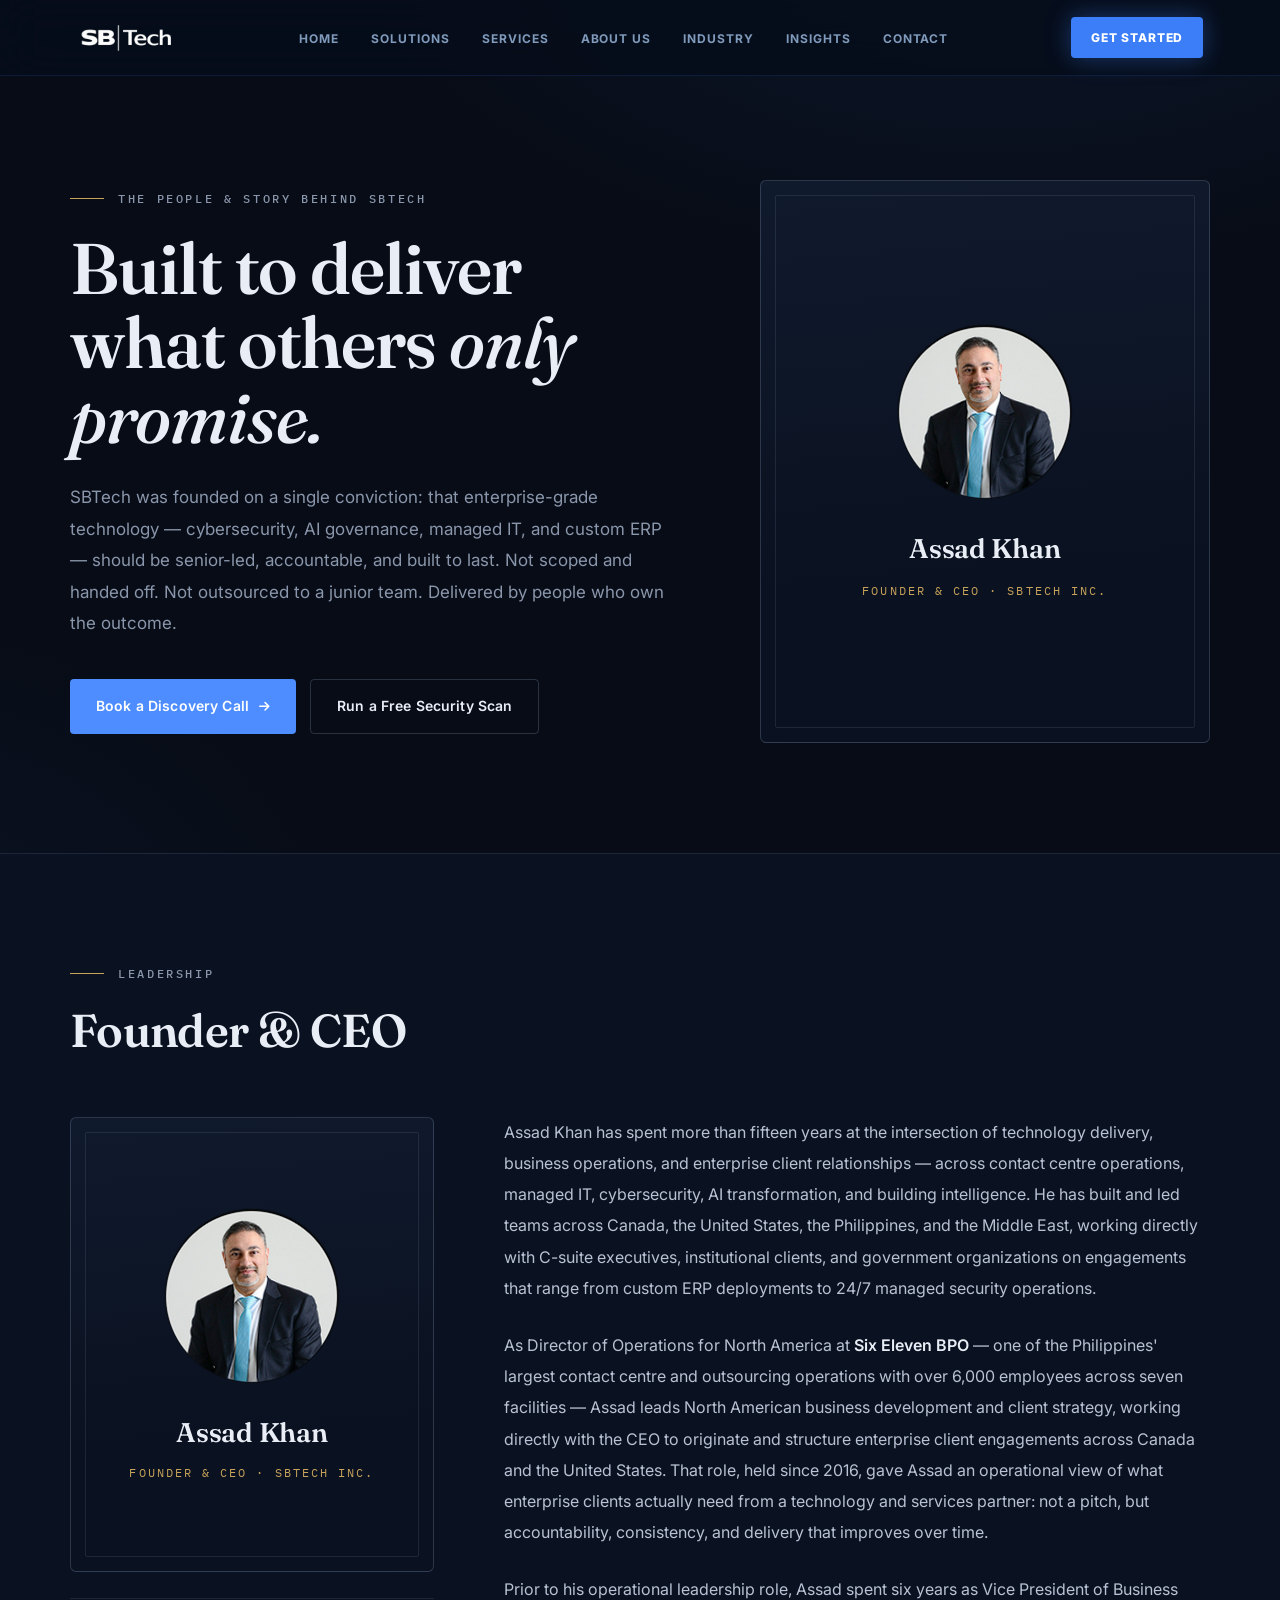
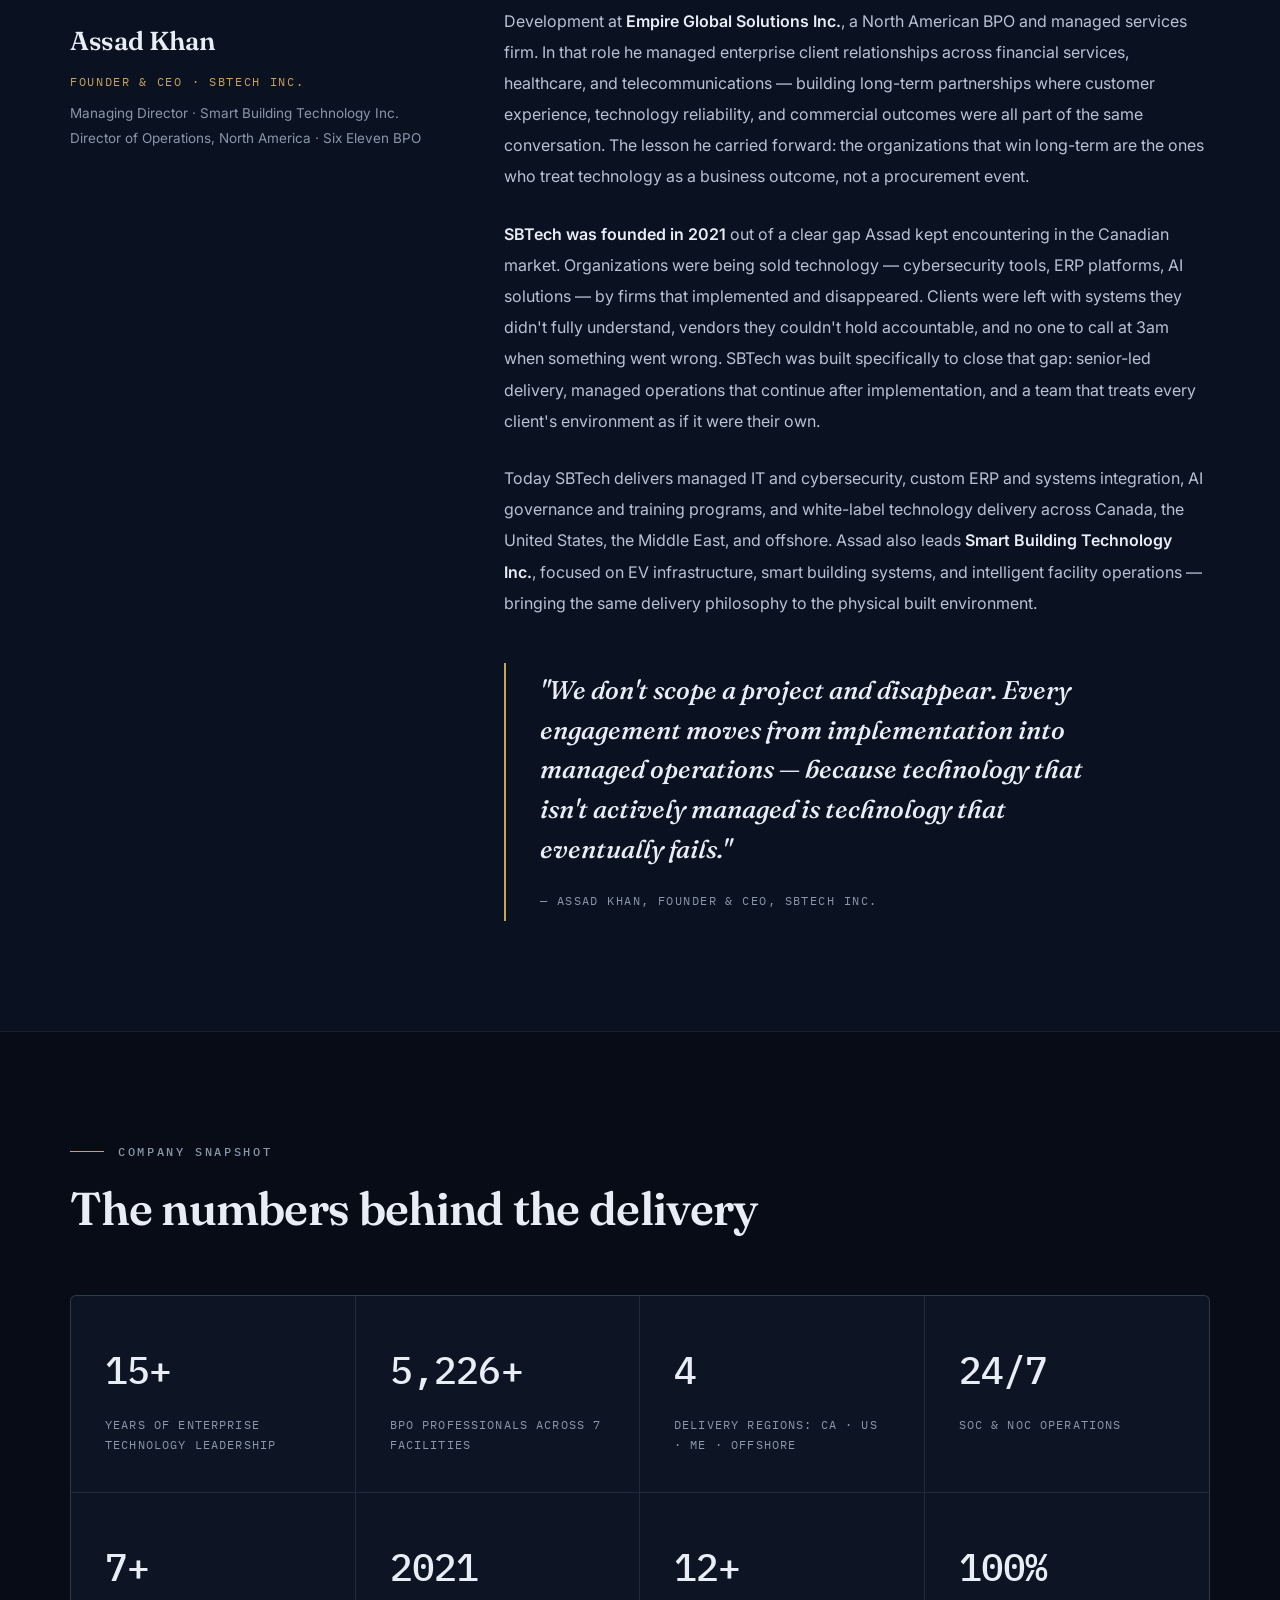
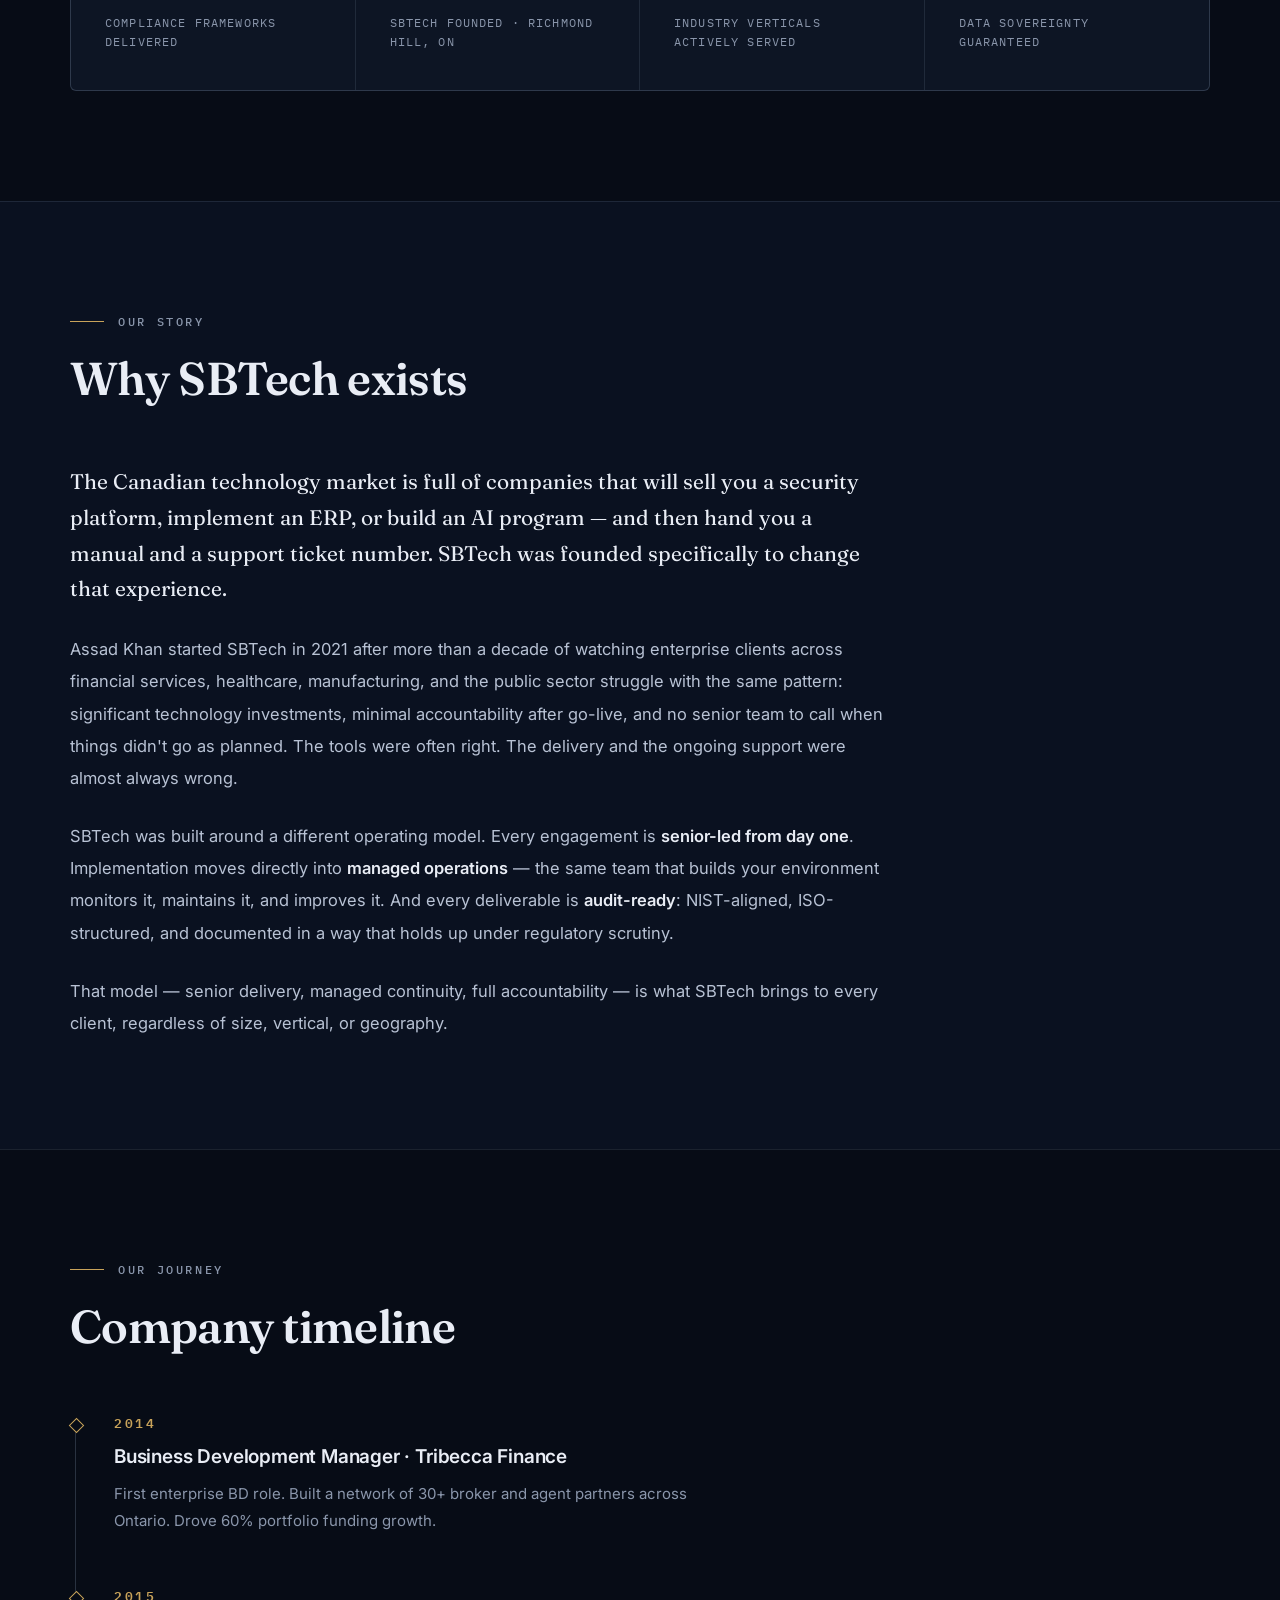
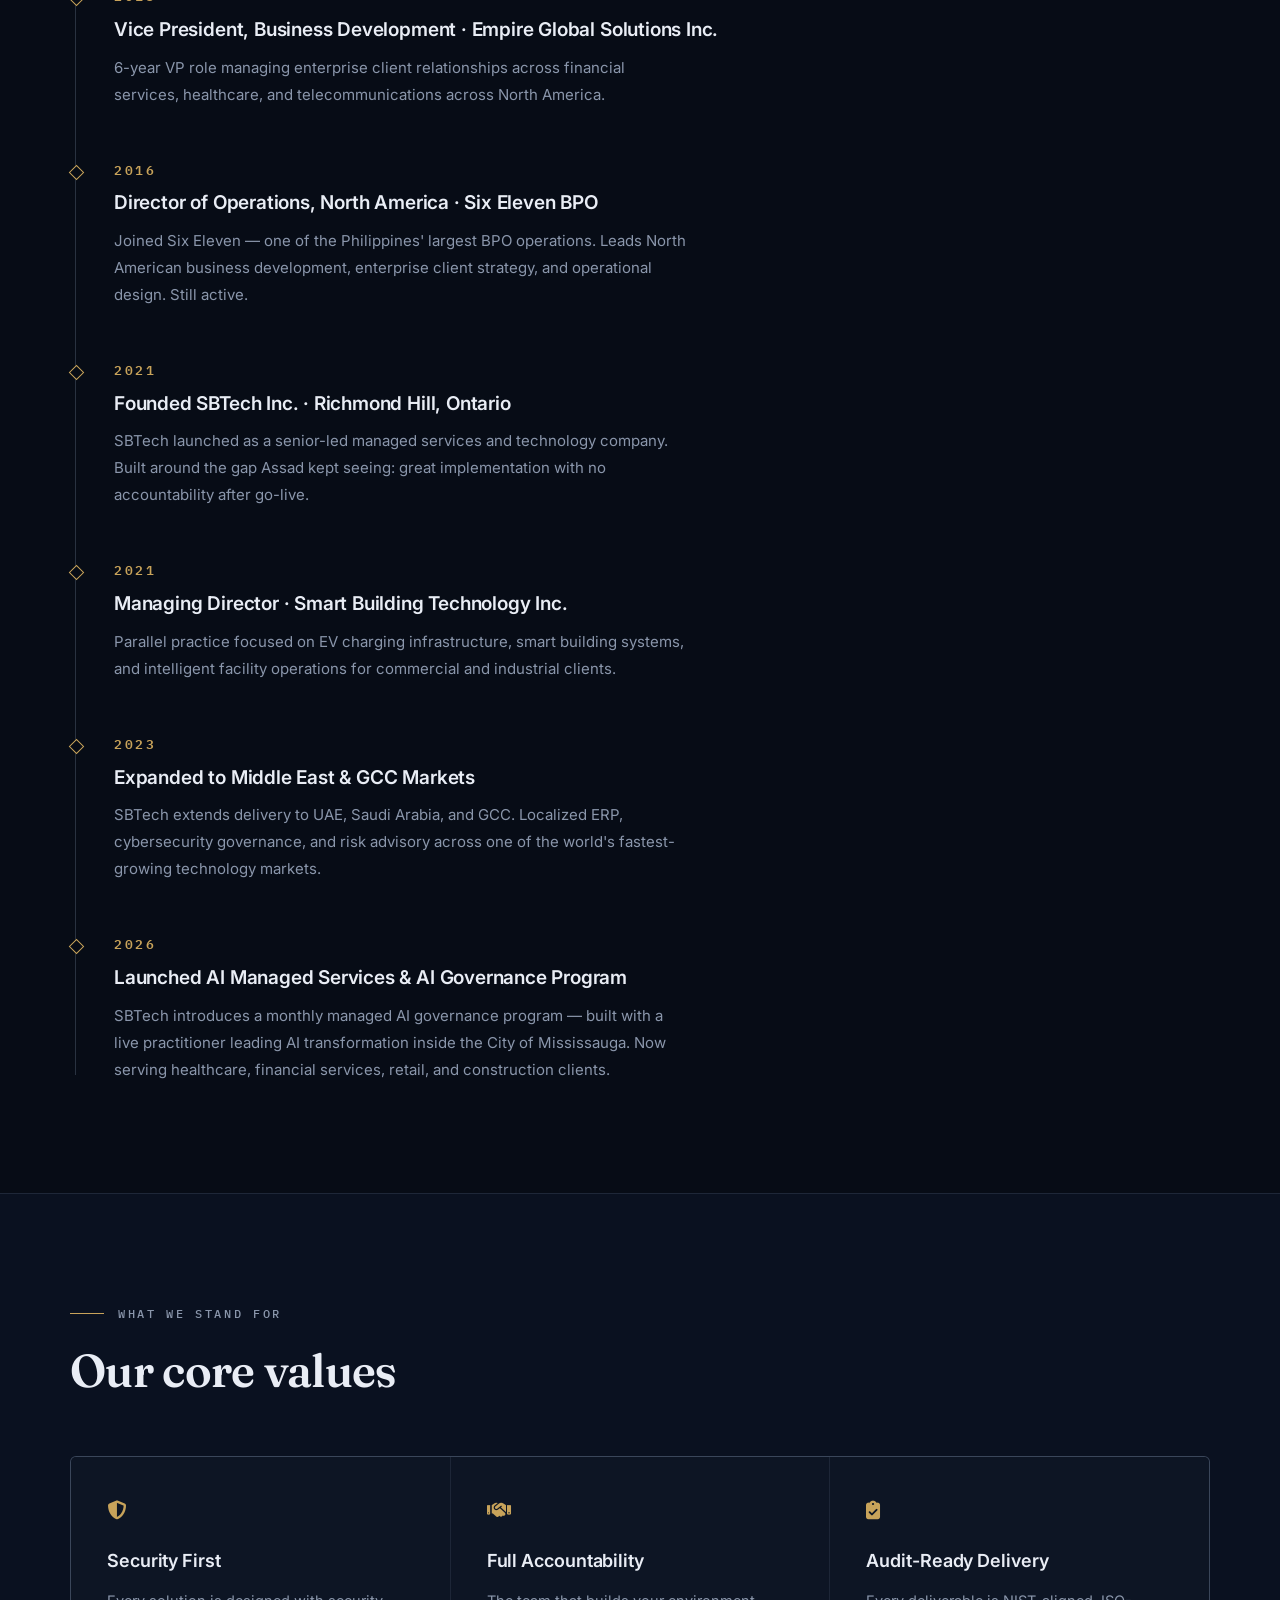
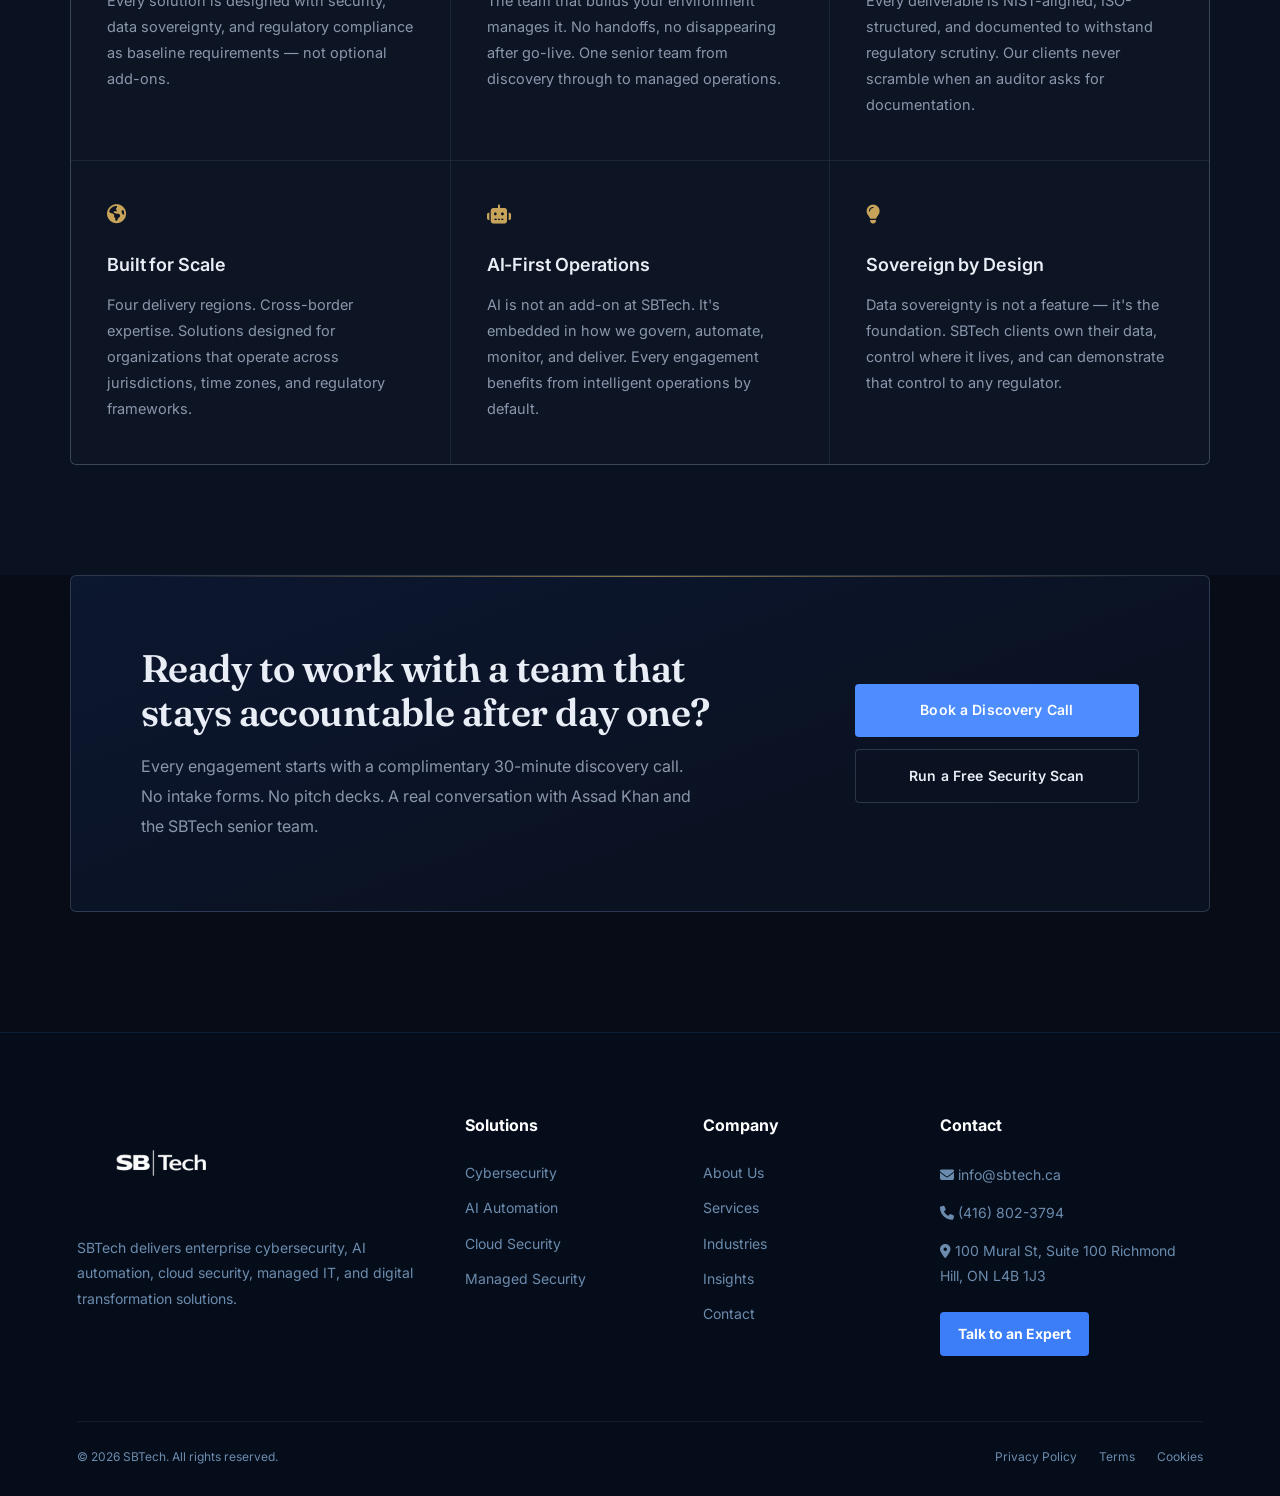
<file: about.html>
<!DOCTYPE html>
<html lang="en">
<head>
<script>if("IntersectionObserver" in window)document.documentElement.classList.add("js")</script>
<meta charset="UTF-8">
<meta name="viewport" content="width=device-width, initial-scale=1.0">
<link rel="icon" type="image/png" href="assets/images/favicon.png">
<title>About Us — The People &amp; Story Behind SBTech | SBTech</title>
<meta name="description" content="Meet Assad Khan, Founder & CEO of SBTech Inc. Senior-led managed IT, cybersecurity, AI governance, and custom ERP — delivered across Canada, the US, the Middle East, and offshore since 2021.">

<link rel="stylesheet" href="css/navbar.css">
<link rel="stylesheet" href="css/footer.css">
<link rel="preconnect" href="https://fonts.googleapis.com">
<link href="https://fonts.googleapis.com/css2?family=Fraunces:ital,opsz,wght@0,9..144,400;0,9..144,500;0,9..144,600;1,9..144,500&family=Inter:wght@300;400;500;600;700&family=IBM+Plex+Mono:wght@400;500;600&display=swap" rel="stylesheet">
<link rel="stylesheet" href="https://cdnjs.cloudflare.com/ajax/libs/font-awesome/6.7.2/css/all.min.css">

<style>
*{margin:0;padding:0;box-sizing:border-box}

:root{
--fd:'Fraunces',Georgia,serif;
--fb:'Inter',sans-serif;
--fm:'IBM Plex Mono',monospace;
--bg:#070c16;          /* ink */
--soft:#0a1120;        /* raised ground */
--card:#0d1524;        /* slate panel */
--head:#e9edf5;        /* bone */
--text:#b8c2d4;        /* body */
--muted:#8a96ab;       /* steel */
--line:rgba(150,170,200,.14);
--line-strong:rgba(150,170,200,.24);
--accent:#4d8dff;      /* signal blue */
--brass:#c8a35a;       /* editorial accent — scarce */
--shadow:rgba(2,6,14,.5)
}

html{scroll-behavior:smooth}
body{background:var(--bg);color:var(--text);overflow-x:hidden;font-family:var(--fb);line-height:1.6;-webkit-font-smoothing:antialiased}
h1,h2{font-family:var(--fd);font-weight:600;color:var(--head)}
h3,h4{font-family:var(--fb);color:var(--head)}
::selection{background:rgba(77,141,255,.25)}

/* quiet ground — one static vignette, no animation */
.page-bg{position:fixed;inset:0;z-index:-1;background:
 radial-gradient(1100px 600px at 78% -10%,rgba(45,80,160,.16),transparent 60%),
 radial-gradient(900px 700px at -10% 110%,rgba(45,80,160,.10),transparent 55%),
 var(--bg)}

.eyebrow{font-family:var(--fm);font-size:12px;font-weight:500;letter-spacing:.22em;text-transform:uppercase;color:var(--muted);display:flex;align-items:center;gap:14px;margin-bottom:22px}
.eyebrow:before{content:"";width:34px;height:1px;background:var(--brass)}

/* ---------- SECTION 1 — PAGE HERO ---------- */
.hero{padding:180px 70px 110px;display:grid;grid-template-columns:1.15fr .85fr;gap:80px;align-items:center;max-width:1440px;margin:0 auto}
.hero h1{font-size:clamp(44px,5.6vw,76px);line-height:1.04;letter-spacing:-.015em;max-width:760px;margin-bottom:28px}
.hero h1 em{font-style:italic;font-weight:500;color:var(--head)}
.hero p{max-width:640px;font-size:17px;line-height:1.85;color:var(--muted);margin-bottom:40px}
.hero-actions{display:flex;gap:14px;flex-wrap:wrap}
.btn{display:inline-flex;align-items:center;gap:10px;text-decoration:none;border-radius:4px;padding:15px 26px;font-weight:600;font-size:14px;letter-spacing:.01em;transition:background .2s,border-color .2s,color .2s}
.btn.primary{background:var(--accent);color:#fff}
.btn.primary:hover{background:#3d7bea}
.btn.ghost{border:1px solid var(--line-strong);color:var(--head);background:transparent}
.btn.ghost:hover{border-color:var(--accent);color:#fff}
.btn i{font-size:12px}

/* Portrait frame — replace the inner placeholder with:
   <img src="assets/images/assad-khan.jpg" alt="Assad Khan, Founder & CEO of SBTech" class="headshot-img">
   once the professional headshot is available. */
.headshot-frame{position:relative;border:1px solid var(--line-strong);background:linear-gradient(175deg,#101a2d,#0a1120 70%);overflow:hidden;aspect-ratio:4/5;display:flex;align-items:flex-end;border-radius:6px}
.headshot-frame:after{content:"";position:absolute;inset:14px;border:1px solid var(--line);pointer-events:none;border-radius:2px}
.headshot-img{width:100%;height:100%;object-fit:cover;display:block}
.headshot-frame{align-items:center;justify-content:center}
.headshot-placeholder{position:relative;z-index:1;width:100%;padding:44px 34px;display:flex;flex-direction:column;align-items:center;text-align:center;gap:0}
.hs-photo{width:clamp(150px,14vw,196px);height:auto;margin-bottom:26px;filter:saturate(.92)}
.headshot-placeholder h3{font-family:var(--fd);font-weight:600;font-size:27px;letter-spacing:-.01em;margin-bottom:10px}
.headshot-placeholder p{font-family:var(--fm);font-size:11.5px;letter-spacing:.18em;text-transform:uppercase;color:var(--brass);margin:0}

/* ---------- SECTIONS ---------- */
.section{padding:110px 70px;max-width:1440px;margin:0 auto}
.band{border-top:1px solid var(--line)}
.band-soft{background:var(--soft)}
.section-head{margin-bottom:60px;max-width:860px}
.section-head h2{font-size:clamp(34px,3.6vw,48px);letter-spacing:-.015em;line-height:1.12}

/* ---------- SECTION 2 — FOUNDER BIO ---------- */
.founder-grid{display:grid;grid-template-columns:.68fr 1.32fr;gap:70px;align-items:start}
.founder-photo-col{position:sticky;top:120px}
.founder-name-block{margin-top:26px;padding-top:22px;border-top:1px solid var(--line)}
.founder-name-block h3{font-family:var(--fd);font-size:26px;font-weight:600;letter-spacing:-.01em;margin-bottom:10px}
.founder-name-block .role{font-family:var(--fm);color:var(--brass);font-size:12px;letter-spacing:.14em;text-transform:uppercase;margin-bottom:10px}
.founder-name-block .subrole{color:var(--muted);font-size:13.5px;line-height:1.8}
.founder-bio p{color:var(--text);font-size:16px;line-height:1.95;margin-bottom:26px;max-width:70ch}
.founder-bio p strong{color:var(--head);font-weight:600}

.pull-quote{margin-top:44px;padding:8px 0 8px 34px;border-left:2px solid var(--brass)}
.pull-quote blockquote{font-family:var(--fd);font-style:italic;font-weight:500;color:var(--head);font-size:clamp(21px,2vw,26px);line-height:1.55;margin-bottom:18px;max-width:32ch}
.pull-quote cite{font-family:var(--fm);color:var(--muted);font-size:12px;letter-spacing:.12em;text-transform:uppercase;font-style:normal}

/* ---------- SECTION 3 — STATS: report-style ruled grid ---------- */
.stats-grid{display:grid;grid-template-columns:repeat(4,1fr);border:1px solid var(--line-strong);border-radius:6px;overflow:hidden;background:var(--card)}
.stat-card{padding:44px 34px 38px;border-right:1px solid var(--line);border-bottom:1px solid var(--line)}
.stat-card:nth-child(4n){border-right:none}
.stat-card:nth-child(n+5){border-bottom:none}
.stat-card h3{font-family:var(--fm);font-weight:500;font-size:clamp(32px,3vw,42px);letter-spacing:-.02em;color:var(--head);margin-bottom:14px}
.stat-card h3 .accent{color:var(--head)}
.stat-card p{font-family:var(--fm);color:var(--muted);font-size:11.5px;letter-spacing:.1em;text-transform:uppercase;line-height:1.7}

/* ---------- SECTION 4 — STORY ---------- */
.story-wrap{max-width:820px}
.story-wrap p{color:var(--text);font-size:16.5px;line-height:1.95;margin-bottom:26px}
.story-wrap p:first-child{font-family:var(--fd);font-weight:400;font-size:21px;line-height:1.7;color:var(--head)}
.story-wrap p:last-child{margin-bottom:0}
.story-wrap p strong{color:var(--head);font-weight:600}

/* ---------- SECTION 5 — TIMELINE ---------- */
.timeline{position:relative;max-width:820px;padding-left:44px}
.timeline:before{content:"";position:absolute;left:5px;top:8px;bottom:8px;width:1px;background:var(--line-strong)}
.tl-item{position:relative;padding:0 0 52px 0}
.tl-item:last-child{padding-bottom:0}
.tl-item:before{content:"";position:absolute;left:-43px;top:7px;width:9px;height:9px;background:var(--bg);border:1.5px solid var(--brass);transform:rotate(45deg)}
.tl-year{font-family:var(--fm);font-weight:600;font-size:13px;letter-spacing:.2em;color:var(--brass);display:block;margin-bottom:10px}
.tl-item h3{font-size:19px;font-weight:600;letter-spacing:-.01em;margin-bottom:10px;line-height:1.4}
.tl-item p{color:var(--muted);font-size:15px;line-height:1.8;max-width:64ch}

/* ---------- SECTION 6 — CORE VALUES ---------- */
.values-grid{display:grid;grid-template-columns:repeat(3,1fr);gap:1px;background:var(--line);border:1px solid var(--line-strong);border-radius:6px;overflow:hidden}
.value-card{background:var(--card);padding:42px 36px;transition:background .25s}
.value-card:hover{background:#111b2e}
.value-icon{width:auto;height:auto;margin-bottom:22px}
.value-icon i{font-size:19px;color:var(--brass)}
.value-card h3{font-size:18px;font-weight:600;letter-spacing:-.005em;margin-bottom:12px}
.value-card p{color:var(--muted);line-height:1.8;font-size:14.5px}

/* ---------- SECTION 8 — CTA ---------- */
.cta-wrap{padding:0 70px 120px;max-width:1440px;margin:0 auto}
.cta-box{padding:70px;border-radius:6px;background:linear-gradient(160deg,#0c1730,#0a1120 75%);border:1px solid var(--line-strong);display:grid;grid-template-columns:1.4fr .6fr;gap:50px;align-items:center;position:relative;overflow:hidden}
.cta-box:before{content:"";position:absolute;top:0;left:70px;right:70px;height:1px;background:linear-gradient(90deg,transparent,var(--brass),transparent);opacity:.7}
.cta-box h2{font-size:clamp(30px,3vw,42px);letter-spacing:-.015em;line-height:1.15;margin-bottom:18px;max-width:600px}
.cta-box p{color:var(--muted);max-width:560px;line-height:1.85;font-size:16px}
.cta-actions{display:flex;flex-direction:column;gap:12px}
.cta-actions .btn{justify-content:center}

html.js .reveal{opacity:0;transform:translateY(18px);transition:opacity .7s ease,transform .7s ease}
html.js .reveal.show{opacity:1;transform:translateY(0)}
@media(prefers-reduced-motion:reduce){
.reveal{opacity:1;transform:none;transition:none}
html{scroll-behavior:auto}
}

@media(max-width:1100px){
.hero,.founder-grid,.cta-box{grid-template-columns:1fr}
.hero{gap:50px}
.founder-photo-col{position:static;max-width:400px}
.stats-grid{grid-template-columns:repeat(2,1fr)}
.stat-card:nth-child(2n){border-right:none}
.stat-card:nth-child(-n+6){border-bottom:1px solid var(--line)}
.stat-card:nth-child(n+7){border-bottom:none}
.values-grid{grid-template-columns:repeat(2,1fr)}
}

@media(max-width:700px){
.hero,.section{padding-left:24px;padding-right:24px}
.hero{padding-top:150px;padding-bottom:80px}
.section{padding-top:80px;padding-bottom:80px}
.cta-wrap{padding-left:24px;padding-right:24px}
.cta-box{padding:40px 28px}
.cta-box:before{left:28px;right:28px}
.stats-grid,.values-grid{grid-template-columns:1fr}
.stat-card,.stat-card:nth-child(2n){border-right:none;border-bottom:1px solid var(--line)}
.stat-card:last-child{border-bottom:none}
.timeline{padding-left:36px}
.tl-item:before{left:-35px}
.pull-quote{padding-left:24px}
}

.logo-light{display:none}
.logo-dark{display:block}
.logo-img{height:100px;width:auto;object-fit:contain}
</style>
</head>
<body>

<div class="page-bg"></div>

<header class="site-header" id="siteHeader">
  <nav class="sb-navbar">
<a href="index.html" class="logo-text">
  <img src="assets/images/logo-dark.png" class="logo-img logo-dark" alt="SBTech Logo">
  <img src="assets/images/logo-light.png" class="logo-img logo-light" alt="SBTech Logo">
</a>

    <ul class="sb-nav-links">
      <li><a href="index.html">Home</a></li>
      <li><a href="solutions.html">Solutions</a></li>
      <li><a href="services.html">Services</a></li>
      <li><a href="about.html">About Us</a></li>
      <li><a href="industries.html">Industry</a></li>
      <li><a href="insights.html">Insights</a></li>
      <li><a href="contact.html">Contact</a></li>
    </ul>

    <div class="sb-nav-actions">
      <a href="contact.html" class="sb-nav-cta">Get Started</a>

      <button class="sb-hamburger" id="hamburgerBtn" onclick="toggleMenu()" type="button">
  <span></span>
  <span></span>
  <span></span>
</button>
    </div>
  </nav>
</header>

<div class="sb-mobile-menu" id="mobileMenu">
  <a href="index.html" onclick="closeMenu()">Home</a>
  <a href="solutions.html" onclick="closeMenu()">Solutions</a>
  <a href="services.html" onclick="closeMenu()">Services</a>
  <a href="industries.html" onclick="closeMenu()">Industries</a>
  <a href="about.html" onclick="closeMenu()">Company</a>
  <a href="insights.html" onclick="closeMenu()">Insights</a>
  <a href="contact.html" onclick="closeMenu()" class="mobile-cta">Get Started →</a>
</div>

<main>

<!-- ============ SECTION 1 — PAGE HERO ============ -->
<section class="hero">
  <div>
    <div class="eyebrow">The People &amp; Story Behind SBTech</div>
    <h1>Built to deliver what others <em>only promise.</em></h1>
    <p>
      SBTech was founded on a single conviction: that enterprise-grade technology —
      cybersecurity, AI governance, managed IT, and custom ERP — should be senior-led,
      accountable, and built to last. Not scoped and handed off. Not outsourced to a
      junior team. Delivered by people who own the outcome.
    </p>

    <div class="hero-actions">
      <a href="contact.html" class="btn primary">Book a Discovery Call <i class="fas fa-arrow-right"></i></a>
      <a href="index.html#scanner" class="btn ghost">Run a Free Security Scan</a>
    </div>
  </div>

  <!-- Interim headshot from LinkedIn. When the high-res professional photo is ready,
       save it as assets/images/assad-khan.jpg and swap this frame's contents for:
       <img src="assets/images/assad-khan.jpg" alt="Assad Khan, Founder & CEO of SBTech" class="headshot-img"> -->
  <div class="headshot-frame reveal">
    <div class="headshot-placeholder">
      <img src="assets/images/assad-khan.png" alt="Assad Khan, Founder & CEO of SBTech" class="hs-photo">
      <h3>Assad Khan</h3>
      <p>Founder &amp; CEO · SBTech Inc.</p>
    </div>
  </div>
</section>

<!-- ============ SECTION 2 — FOUNDER & CEO BIO ============ -->
<div class="band band-soft">
<section class="section" id="founder">
  <div class="section-head reveal">
    <div class="eyebrow">Leadership</div>
    <h2>Founder &amp; CEO</h2>
  </div>

  <div class="founder-grid">
    <div class="founder-photo-col reveal">
      <!-- Interim headshot from LinkedIn. Swap for the high-res professional photo when ready (see note above). -->
      <div class="headshot-frame">
        <div class="headshot-placeholder">
          <img src="assets/images/assad-khan.png" alt="Assad Khan, Founder & CEO of SBTech" class="hs-photo">
          <h3>Assad Khan</h3>
          <p>Founder &amp; CEO · SBTech Inc.</p>
        </div>
      </div>

      <div class="founder-name-block">
        <h3>Assad Khan</h3>
        <div class="role">Founder &amp; CEO · SBTech Inc.</div>
        <div class="subrole">
          Managing Director · Smart Building Technology Inc.<br>
          Director of Operations, North America · Six Eleven BPO
        </div>
      </div>
    </div>

    <div class="founder-bio reveal">
      <p>
        Assad Khan has spent more than fifteen years at the intersection of technology
        delivery, business operations, and enterprise client relationships — across
        contact centre operations, managed IT, cybersecurity, AI transformation, and
        building intelligence. He has built and led teams across Canada, the United
        States, the Philippines, and the Middle East, working directly with C-suite
        executives, institutional clients, and government organizations on engagements
        that range from custom ERP deployments to 24/7 managed security operations.
      </p>

      <p>
        As Director of Operations for North America at <strong>Six Eleven BPO</strong> — one of the
        Philippines' largest contact centre and outsourcing operations with over 6,000
        employees across seven facilities — Assad leads North American business
        development and client strategy, working directly with the CEO to originate and
        structure enterprise client engagements across Canada and the United States.
        That role, held since 2016, gave Assad an operational view of what enterprise
        clients actually need from a technology and services partner: not a pitch, but
        accountability, consistency, and delivery that improves over time.
      </p>

      <p>
        Prior to his operational leadership role, Assad spent six years as Vice
        President of Business Development at <strong>Empire Global Solutions Inc.</strong>, a North
        American BPO and managed services firm. In that role he managed enterprise
        client relationships across financial services, healthcare, and
        telecommunications — building long-term partnerships where customer experience,
        technology reliability, and commercial outcomes were all part of the same
        conversation. The lesson he carried forward: the organizations that win
        long-term are the ones who treat technology as a business outcome, not a
        procurement event.
      </p>

      <p>
        <strong>SBTech was founded in 2021</strong> out of a clear gap Assad kept encountering in the
        Canadian market. Organizations were being sold technology — cybersecurity
        tools, ERP platforms, AI solutions — by firms that implemented and disappeared.
        Clients were left with systems they didn't fully understand, vendors they
        couldn't hold accountable, and no one to call at 3am when something went wrong.
        SBTech was built specifically to close that gap: senior-led delivery, managed
        operations that continue after implementation, and a team that treats every
        client's environment as if it were their own.
      </p>

      <p>
        Today SBTech delivers managed IT and cybersecurity, custom ERP and systems
        integration, AI governance and training programs, and white-label technology
        delivery across Canada, the United States, the Middle East, and offshore.
        Assad also leads <strong>Smart Building Technology Inc.</strong>, focused on EV
        infrastructure, smart building systems, and intelligent facility operations —
        bringing the same delivery philosophy to the physical built environment.
      </p>

      <div class="pull-quote">
        <blockquote>
          "We don't scope a project and disappear. Every engagement moves from
          implementation into managed operations — because technology that isn't
          actively managed is technology that eventually fails."
        </blockquote>
        <cite>— Assad Khan, Founder &amp; CEO, SBTech Inc.</cite>
      </div>
    </div>
  </div>
</section>
</div>

<!-- ============ SECTION 3 — CAREER SNAPSHOT STATS ============ -->
<div class="band">
<section class="section" id="snapshot">
  <div class="section-head reveal">
    <div class="eyebrow">Company Snapshot</div>
    <h2>The numbers behind the delivery</h2>
  </div>

  <div class="stats-grid reveal">
    <div class="stat-card">
      <h3><span class="accent" data-count="15" data-suffix="+">15+</span></h3>
      <p>Years of Enterprise Technology Leadership</p>
    </div>

    <div class="stat-card">
      <h3><span class="accent" data-count="6000" data-suffix="+" data-comma="true">6,000+</span></h3>
      <p>BPO Professionals Across 7 Facilities</p>
    </div>

    <div class="stat-card">
      <h3><span class="accent" data-count="4">4</span></h3>
      <p>Delivery Regions: CA · US · ME · Offshore</p>
    </div>

    <div class="stat-card">
      <h3><span class="accent" data-count="24" data-suffix="/7">24/7</span></h3>
      <p>SOC &amp; NOC Operations</p>
    </div>

    <div class="stat-card">
      <h3><span class="accent" data-count="7" data-suffix="+">7+</span></h3>
      <p>Compliance Frameworks Delivered</p>
    </div>

    <div class="stat-card">
      <h3><span class="accent">2021</span></h3>
      <p>SBTech Founded · Richmond Hill, ON</p>
    </div>

    <div class="stat-card">
      <h3><span class="accent" data-count="12" data-suffix="+">12+</span></h3>
      <p>Industry Verticals Actively Served</p>
    </div>

    <div class="stat-card">
      <h3><span class="accent" data-count="100" data-suffix="%">100%</span></h3>
      <p>Data Sovereignty Guaranteed</p>
    </div>
  </div>
</section>
</div>

<!-- ============ SECTION 4 — COMPANY STORY / FOUNDING ============ -->
<div class="band band-soft">
<section class="section" id="story">
  <div class="section-head reveal">
    <div class="eyebrow">Our Story</div>
    <h2>Why SBTech exists</h2>
  </div>

  <div class="story-wrap reveal">
    <p>
      The Canadian technology market is full of companies that will sell you a security
      platform, implement an ERP, or build an AI program — and then hand you a manual
      and a support ticket number. SBTech was founded specifically to change that
      experience.
    </p>

    <p>
      Assad Khan started SBTech in 2021 after more than a decade of watching enterprise
      clients across financial services, healthcare, manufacturing, and the public
      sector struggle with the same pattern: significant technology investments,
      minimal accountability after go-live, and no senior team to call when things
      didn't go as planned. The tools were often right. The delivery and the ongoing
      support were almost always wrong.
    </p>

    <p>
      SBTech was built around a different operating model. Every engagement is
      <strong>senior-led from day one</strong>. Implementation moves directly into
      <strong>managed operations</strong> — the same team that builds your environment monitors it,
      maintains it, and improves it. And every deliverable is <strong>audit-ready</strong>:
      NIST-aligned, ISO-structured, and documented in a way that holds up under
      regulatory scrutiny.
    </p>

    <p>
      That model — senior delivery, managed continuity, full accountability — is what
      SBTech brings to every client, regardless of size, vertical, or geography.
    </p>
  </div>
</section>
</div>

<!-- ============ SECTION 5 — COMPANY TIMELINE ============ -->
<div class="band">
<section class="section" id="timeline">
  <div class="section-head reveal">
    <div class="eyebrow">Our Journey</div>
    <h2>Company timeline</h2>
  </div>

  <div class="timeline reveal">
    <div class="tl-item">
      <span class="tl-year">2014</span>
      <h3>Business Development Manager · Tribecca Finance</h3>
      <p>First enterprise BD role. Built a network of 30+ broker and agent partners across Ontario. Drove 60% portfolio funding growth.</p>
    </div>

    <div class="tl-item">
      <span class="tl-year">2015</span>
      <h3>Vice President, Business Development · Empire Global Solutions Inc.</h3>
      <p>6-year VP role managing enterprise client relationships across financial services, healthcare, and telecommunications across North America.</p>
    </div>

    <div class="tl-item">
      <span class="tl-year">2016</span>
      <h3>Director of Operations, North America · Six Eleven BPO</h3>
      <p>Joined Six Eleven — one of the Philippines' largest BPO operations. Leads North American business development, enterprise client strategy, and operational design. Still active.</p>
    </div>

    <div class="tl-item">
      <span class="tl-year">2021</span>
      <h3>Founded SBTech Inc. · Richmond Hill, Ontario</h3>
      <p>SBTech launched as a senior-led managed services and technology company. Built around the gap Assad kept seeing: great implementation with no accountability after go-live.</p>
    </div>

    <div class="tl-item">
      <span class="tl-year">2021</span>
      <h3>Managing Director · Smart Building Technology Inc.</h3>
      <p>Parallel practice focused on EV charging infrastructure, smart building systems, and intelligent facility operations for commercial and industrial clients.</p>
    </div>

    <div class="tl-item">
      <span class="tl-year">2023</span>
      <h3>Expanded to Middle East &amp; GCC Markets</h3>
      <p>SBTech extends delivery to UAE, Saudi Arabia, and GCC. Localized ERP, cybersecurity governance, and risk advisory across one of the world's fastest-growing technology markets.</p>
    </div>

    <div class="tl-item">
      <span class="tl-year">2026</span>
      <h3>Launched AI Managed Services &amp; AI Governance Program</h3>
      <p>SBTech introduces a monthly managed AI governance program — built with a live practitioner leading AI transformation inside the City of Mississauga. Now serving healthcare, financial services, retail, and construction clients.</p>
    </div>
  </div>
</section>
</div>

<!-- ============ SECTION 6 — CORE VALUES ============ -->
<div class="band band-soft">
<section class="section" id="values">
  <div class="section-head reveal">
    <div class="eyebrow">What We Stand For</div>
    <h2>Our core values</h2>
  </div>

  <div class="values-grid reveal">
    <div class="value-card">
      <div class="value-icon"><i class="fas fa-shield-halved"></i></div>
      <h3>Security First</h3>
      <p>Every solution is designed with security, data sovereignty, and regulatory compliance as baseline requirements — not optional add-ons.</p>
    </div>

    <div class="value-card">
      <div class="value-icon"><i class="fas fa-handshake"></i></div>
      <h3>Full Accountability</h3>
      <p>The team that builds your environment manages it. No handoffs, no disappearing after go-live. One senior team from discovery through to managed operations.</p>
    </div>

    <div class="value-card">
      <div class="value-icon"><i class="fas fa-clipboard-check"></i></div>
      <h3>Audit-Ready Delivery</h3>
      <p>Every deliverable is NIST-aligned, ISO-structured, and documented to withstand regulatory scrutiny. Our clients never scramble when an auditor asks for documentation.</p>
    </div>

    <div class="value-card">
      <div class="value-icon"><i class="fas fa-earth-americas"></i></div>
      <h3>Built for Scale</h3>
      <p>Four delivery regions. Cross-border expertise. Solutions designed for organizations that operate across jurisdictions, time zones, and regulatory frameworks.</p>
    </div>

    <div class="value-card">
      <div class="value-icon"><i class="fas fa-robot"></i></div>
      <h3>AI-First Operations</h3>
      <p>AI is not an add-on at SBTech. It's embedded in how we govern, automate, monitor, and deliver. Every engagement benefits from intelligent operations by default.</p>
    </div>

    <div class="value-card">
      <div class="value-icon"><i class="fas fa-lightbulb"></i></div>
      <h3>Sovereign by Design</h3>
      <p>Data sovereignty is not a feature — it's the foundation. SBTech clients own their data, control where it lives, and can demonstrate that control to any regulator.</p>
    </div>
  </div>
</section>
</div>

<!-- ============ SECTION 8 — ABOUT PAGE CTA ============ -->
<div class="cta-wrap">
  <div class="cta-box reveal">
    <div>
      <h2>Ready to work with a team that stays accountable after day one?</h2>
      <p>
        Every engagement starts with a complimentary 30-minute discovery call.
        No intake forms. No pitch decks. A real conversation with Assad Khan and
        the SBTech senior team.
      </p>
    </div>
    <div class="cta-actions">
      <a href="contact.html" class="btn primary">Book a Discovery Call</a>
      <a href="index.html#scanner" class="btn ghost">Run a Free Security Scan</a>
    </div>
  </div>
</div>

</main>

<footer class="sb-footer">
  <div class="sb-footer-grid">

    <div class="sb-footer-brand">
     <a href="index.html" class="logo-text">
  <img src="assets/images/logo-dark.png" class="logo-img logo-dark" alt="SBTech Logo">
  <img src="assets/images/logo-light.png" class="logo-img logo-light" alt="SBTech Logo">
</a>

      <p>
        SBTech delivers enterprise cybersecurity, AI automation,
        cloud security, managed IT, and digital transformation solutions.
      </p>

          </div>

    <div class="sb-footer-col">
      <h4>Solutions</h4>
      <a href="solutions.html">Cybersecurity</a>
      <a href="solutions.html">AI Automation</a>
      <a href="solutions.html">Cloud Security</a>
      <a href="solutions.html">Managed Security</a>
    </div>

    <div class="sb-footer-col">
      <h4>Company</h4>
      <a href="about.html">About Us</a>
      <a href="services.html">Services</a>
      <a href="industries.html">Industries</a>
      <a href="insights.html">Insights</a>
      <a href="contact.html">Contact</a>
    </div>

    <div class="sb-footer-col">
        <h4>Contact</h4>

        <p>
          <i class="fas fa-envelope"></i>
          <a href="mailto:info@sbtech.ca">info@sbtech.ca</a>
        </p>

        <p>
          <i class="fas fa-phone"></i>
          <a href="tel:+14168023794">(416) 802-3794</a>
        </p>

        <p>
          <i class="fas fa-location-dot"></i>
         100 Mural St, Suite 100
Richmond Hill, ON L4B 1J3
        </p>

        <a href="contact.html" class="footer-contact-btn">
          Talk to an Expert
        </a>
      </div>

    </div>

  </div>

  <div class="sb-footer-bottom">
    <p>© <span id="copyrightYear"></span> SBTech. All rights reserved.</p>

    <div>
      <a href="privacy-policy.html">Privacy Policy</a>
      <a href="terms.html">Terms</a>
      <a href="cookies.html">Cookies</a>
    </div>
  </div>
</footer>

<script src="js/navbar.js"></script>
<script src="js/footer.js"></script>

<script>
const reveals=document.querySelectorAll(".reveal");
const observer=new IntersectionObserver(entries=>{
  entries.forEach(entry=>{
    if(entry.isIntersecting) entry.target.classList.add("show");
  });
},{threshold:.15});
if("IntersectionObserver" in window){reveals.forEach(el=>observer.observe(el));}

/* Animated stat counters — handles suffixes (+, %, /7) and comma formatting.
   Respects prefers-reduced-motion by setting final values instantly. */
const reduceMotion=window.matchMedia("(prefers-reduced-motion: reduce)").matches;
let counted=false;
function runCounters(){
  if(counted)return;
  const stats=document.querySelector(".stats-grid");
  if(!stats)return;
  if(stats.getBoundingClientRect().top<window.innerHeight-80){
    counted=true;
    document.querySelectorAll("[data-count]").forEach(el=>{
      const target=+el.dataset.count;
      const suffix=el.dataset.suffix||"";
      const useComma=el.dataset.comma==="true";
      const fmt=v=>(useComma?v.toLocaleString("en-CA"):v)+suffix;
      if(reduceMotion){el.textContent=fmt(target);return}
      let current=0;
      const step=Math.max(1,Math.ceil(target/45));
      const timer=setInterval(()=>{
        current+=step;
        if(current>=target){current=target;clearInterval(timer)}
        el.textContent=fmt(current);
      },28);
    });
  }
}
window.addEventListener("scroll",runCounters);
runCounters();
</script>

</body>
</html>
</file>
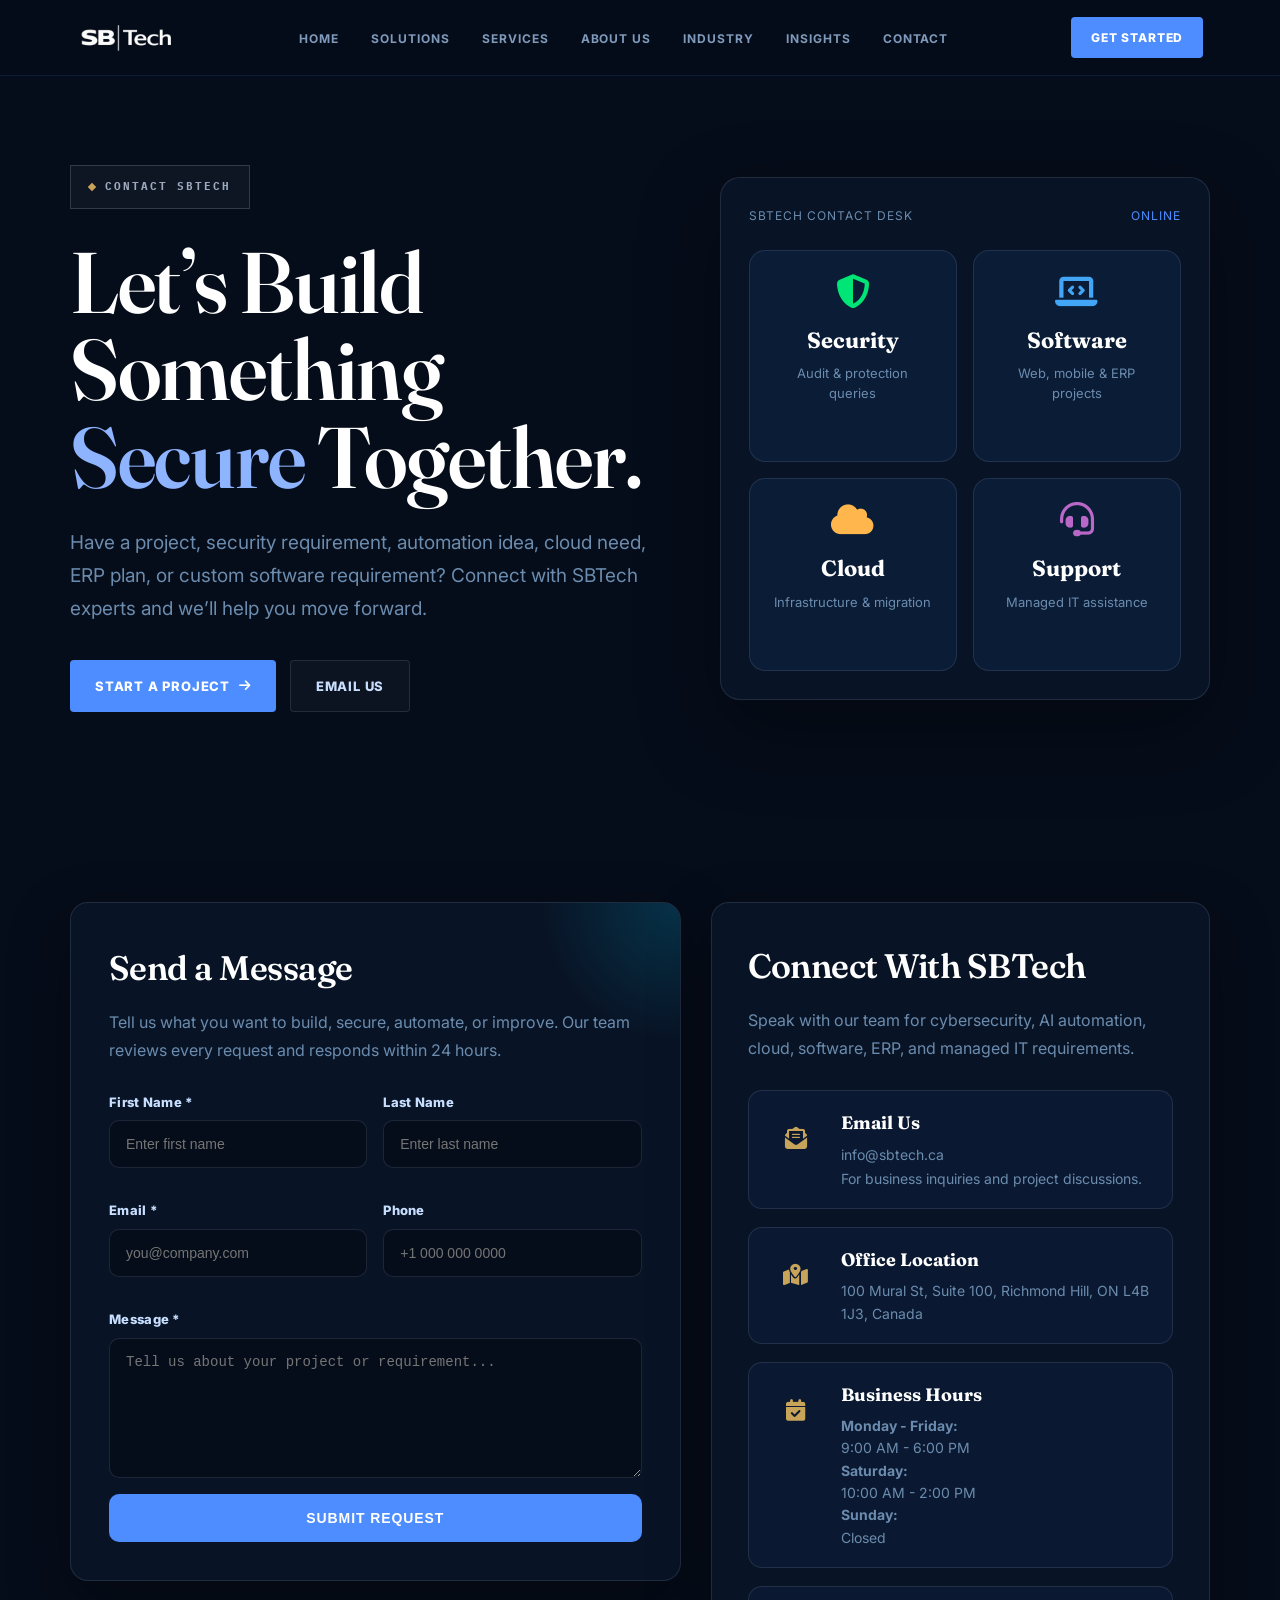
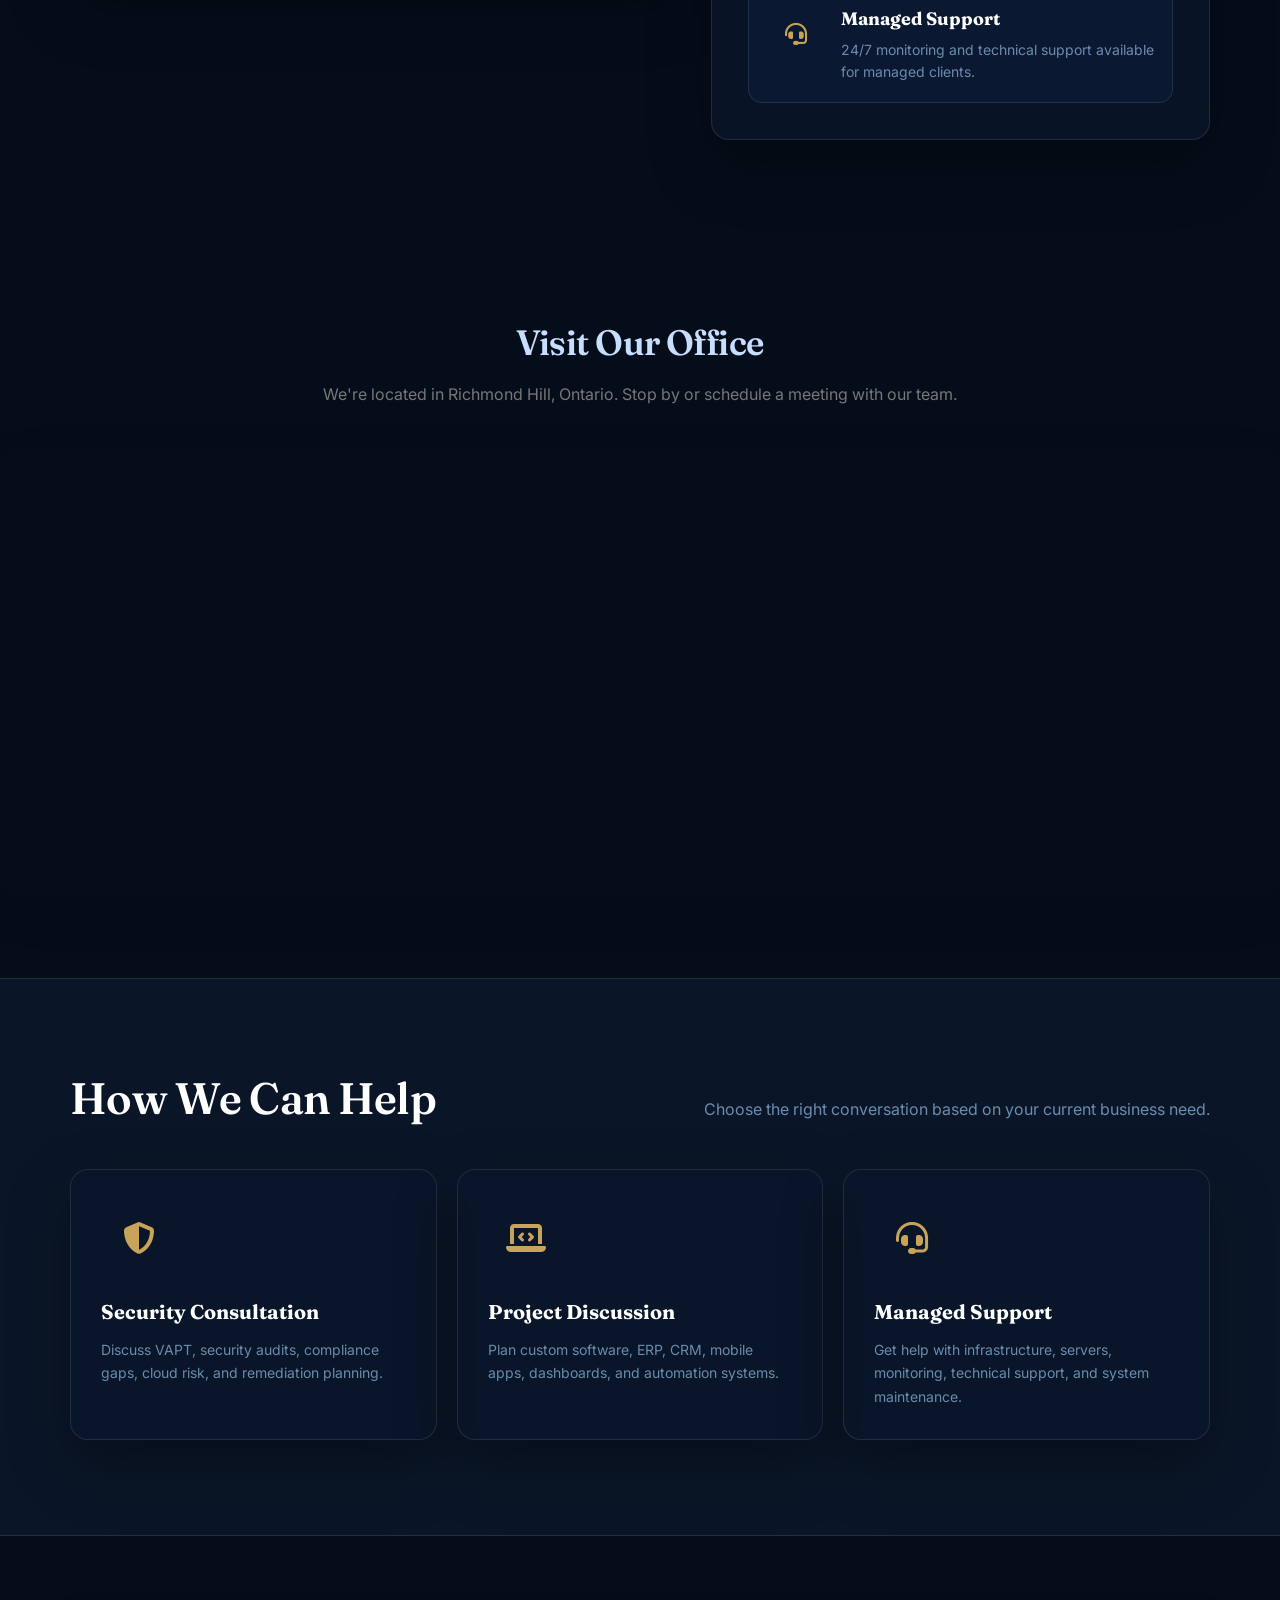
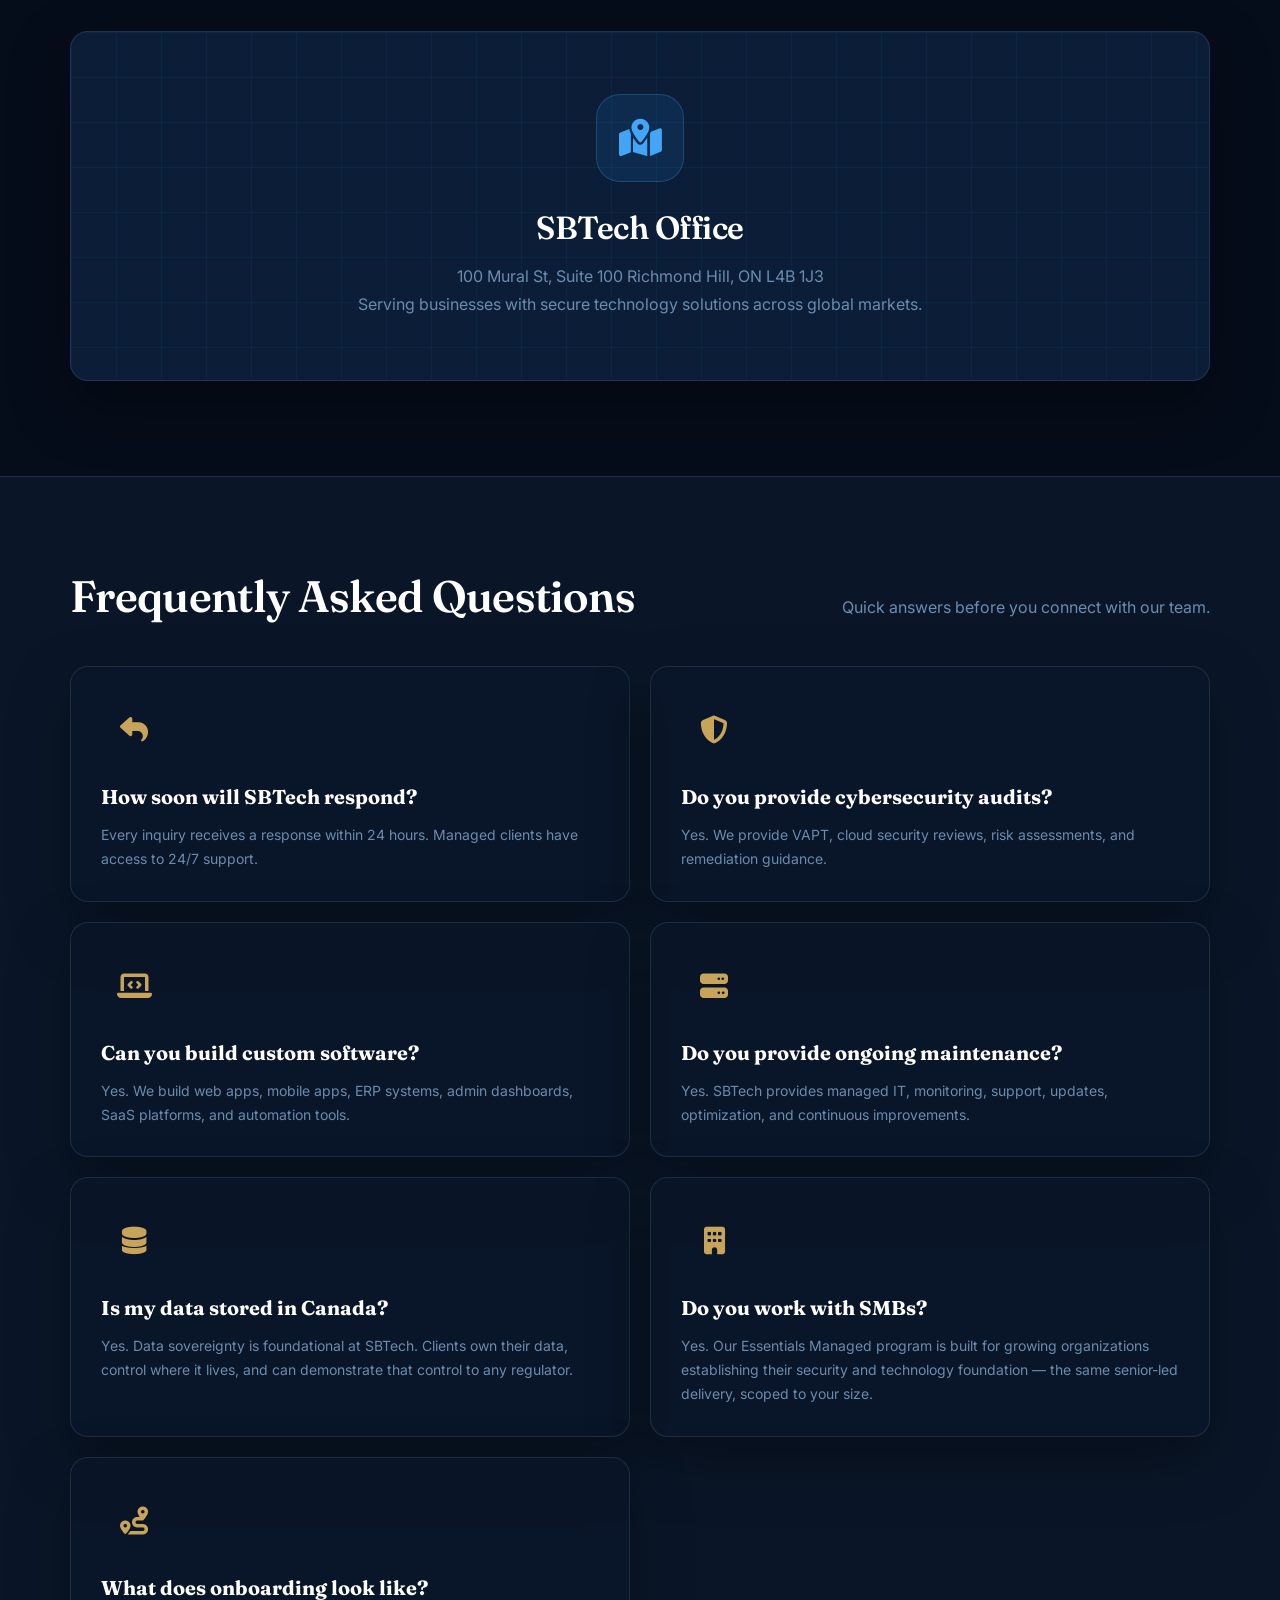
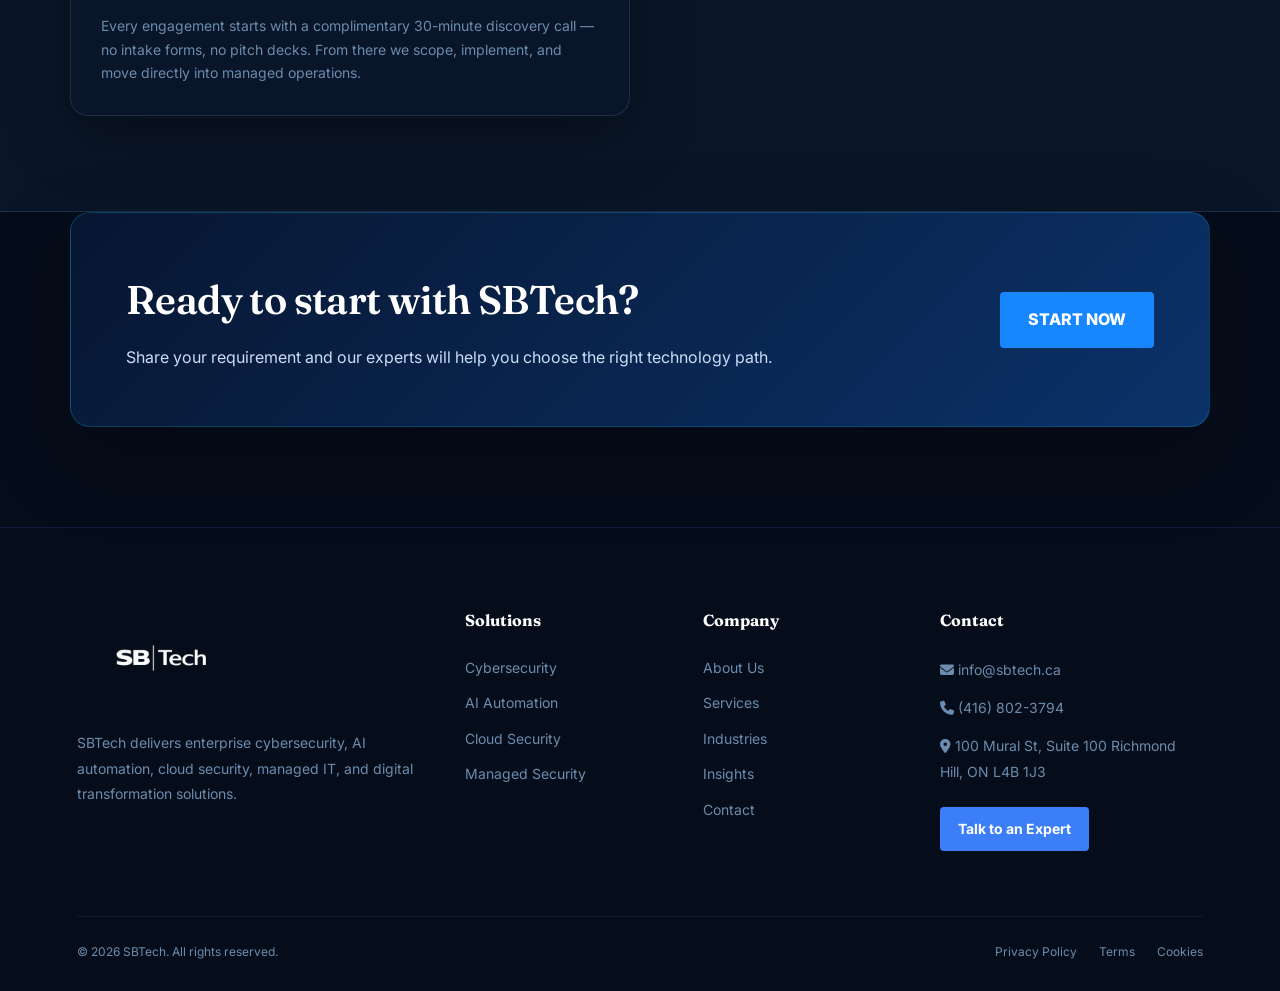
<file: contact.html>
<!DOCTYPE html>
<html lang="en">

<head>
  <meta charset="UTF-8">
  <meta name="viewport" content="width=device-width, initial-scale=1.0">
<link rel="icon" type="image/png" href="assets/images/favicon.png">
  <title>Contact | SBTech</title>
<meta name="description" content="Contact SBTech — enterprise cybersecurity, managed IT, AI governance, and ERP delivery. Every inquiry receives a response within 24 hours. Richmond Hill, Ontario.">

  <link rel="stylesheet" href="css/navbar.css">
  <link rel="stylesheet" href="css/footer.css">
  <link
    href="https://fonts.googleapis.com/css2?family=Plus+Jakarta+Sans:wght@400;500;600;700;800&family=Inter:wght@300;400;500;600;700&display=swap"
    rel="stylesheet">
  <link rel="stylesheet" href="https://cdnjs.cloudflare.com/ajax/libs/font-awesome/6.7.2/css/all.min.css">

  <style>
    * {
      margin: 0;
      padding: 0;
      box-sizing: border-box
    }

    :root {
      --fd: 'Plus Jakarta Sans', sans-serif;
      --fb: 'Inter', sans-serif;
      --bg: #060d1a;
      --soft: #0a1628;
      --card: rgba(10, 22, 40, .88);
      --head: #fff;
      --text: #c8deff;
      --muted: #6b8cae;
      --border: rgba(59, 126, 248, .18);
      --primary: #3b7ef8;
      --cyan: #00d4ff;
      --shadow: rgba(0, 0, 0, .35);
      --input: #060d1a;
    }

    html.light {
      --bg: #f0f4fa;
      --soft: #fff;
      --card: rgba(255, 255, 255, .94);
      --head: #071631;
      --text: #17406f;
      --muted: #476988;
      --border: rgba(59, 126, 248, .18);
      --primary: #1479ff;
      --cyan: #18c6ff;
      --shadow: rgba(9, 45, 92, .08);
      --input: #fff;
    }

    body {
      background: var(--bg);
      color: var(--text);
      overflow-x: hidden;
      font-family: var(--fb);
      line-height: 1.6
    }

    h1,
    h2,
    h3,
    h4,
    h5,
    h6 {
      font-family: var(--fd)
    }

    .page-bg {
      position: fixed;
      inset: 0;
      z-index: -1;
      background: var(--bg);
      overflow: hidden
    }

    .grid-bg {
      position: absolute;
      inset: 0;
      background-image: linear-gradient(rgba(0, 212, 255, .055) 1px, transparent 1px), linear-gradient(90deg, rgba(0, 212, 255, .055) 1px, transparent 1px);
      background-size: 70px 70px;
      animation: gridMove 22s linear infinite
    }

    .orb {
      position: absolute;
      border-radius: 50%;
      filter: blur(45px);
      opacity: .5;
      animation: floatOrb 9s ease-in-out infinite
    }

    .orb.one {
      width: 420px;
      height: 420px;
      background: rgba(59, 126, 248, .34);
      right: -120px;
      top: 120px
    }

    .orb.two {
      width: 360px;
      height: 360px;
      background: rgba(0, 212, 255, .20);
      left: -120px;
      top: 580px;
      animation-delay: 2s
    }

    .orb.three {
      width: 300px;
      height: 300px;
      background: rgba(160, 80, 255, .18);
      right: 20%;
      bottom: 10%;
      animation-delay: 4s
    }

    @keyframes gridMove {
      to {
        transform: translate(70px, 70px)
      }
    }

    @keyframes floatOrb {
      50% {
        transform: translateY(-35px) scale(1.08)
      }
    }

    .hero {
      padding: 165px 70px 95px;
      min-height: 650px;
      display: grid;
      grid-template-columns: 1.1fr .9fr;
      gap: 50px;
      align-items: center
    }

    .badge {
      display: inline-flex;
      align-items: center;
      gap: 10px;
      padding: 12px 18px;
      border: 1px solid rgba(0, 212, 255, .25);
      background: rgba(0, 212, 255, .08);
      color: var(--cyan);
      font-size: 12px;
      letter-spacing: 1.5px;
      text-transform: uppercase;
      font-weight: 800;
      margin-bottom: 30px
    }

    .badge:before {
      content: "";
      width: 10px;
      height: 10px;
      background: var(--cyan);
      border-radius: 50%;
      box-shadow: 0 0 14px var(--cyan)
    }

    .hero h1 {
      font-size: clamp(46px, 7vw, 86px);
      line-height: 1.02;
      letter-spacing: -4px;
      color: var(--head);
      max-width: 940px;
      margin-bottom: 24px
    }

    .hero h1 span {
      background: linear-gradient(90deg, var(--primary), var(--cyan));
      -webkit-background-clip: text;
      -webkit-text-fill-color: transparent
    }

    .hero p {
      max-width: 760px;
      font-size: 19px;
      line-height: 1.75;
      color: var(--muted);
      margin-bottom: 34px
    }

    .hero-actions {
      display: flex;
      gap: 14px;
      flex-wrap: wrap
    }

    .btn {
      display: inline-flex;
      align-items: center;
      gap: 9px;
      text-decoration: none;
      border-radius: 6px;
      padding: 15px 25px;
      font-weight: 800;
      text-transform: uppercase;
      font-size: 13px;
      letter-spacing: .8px
    }

    .btn.primary {
      background: linear-gradient(135deg, var(--primary), var(--cyan));
      color: #fff;
      box-shadow: 0 20px 45px rgba(59, 126, 248, .28)
    }

    .btn.ghost {
      border: 1px solid var(--border);
      color: var(--text);
      background: rgba(255, 255, 255, .03)
    }

    .hero-panel {
      background: var(--card);
      border: 1px solid var(--border);
      border-radius: 20px;
      padding: 28px;
      box-shadow: 0 30px 80px var(--shadow);
      position: relative;
      overflow: hidden
    }

    .hero-panel:before {
      content: "";
      position: absolute;
      inset: -2px;
      background: linear-gradient(120deg, transparent, var(--cyan), transparent);
      opacity: .15;
      animation: shine 4s linear infinite
    }

    @keyframes shine {
      to {
        transform: translateX(100%)
      }
    }

    .panel-inner {
      position: relative;
      z-index: 1
    }

    .panel-top {
      display: flex;
      justify-content: space-between;
      margin-bottom: 25px;
      color: var(--muted);
      font-size: 12px;
      text-transform: uppercase;
      letter-spacing: 1px
    }

    .panel-grid {
      display: grid;
      grid-template-columns: 1fr 1fr;
      gap: 16px
    }

    .panel-card {
      background: rgba(59, 126, 248, .08);
      border: 1px solid var(--border);
      border-radius: 16px;
      padding: 24px;
      text-align: center
    }

    .panel-card i {
      font-size: 34px;
      margin-bottom: 14px
    }

    .panel-card h3 {
      color: var(--head);
      font-size: 22px;
      margin-bottom: 6px
    }

    .panel-card p {
      color: var(--muted);
      font-size: 13px;
      line-height: 1.5
    }

    .panel-card:nth-child(1) i {
      color: #00E676
    }

    .panel-card:nth-child(2) i {
      color: #42A5F5
    }

    .panel-card:nth-child(3) i {
      color: #FFB74D
    }

    .panel-card:nth-child(4) i {
      color: #BA68C8
    }

    .section {
      padding: 95px 70px;
      background: var(--bg)
    }

    .section.alt {
      background: var(--soft);
      border-top: 1px solid var(--border);
      border-bottom: 1px solid var(--border)
    }

    .section-head {
      display: flex;
      justify-content: space-between;
      align-items: end;
      gap: 30px;
      margin-bottom: 45px
    }

    .section-head h2 {
      font-size: 44px;
      letter-spacing: -2px;
      color: var(--head)
    }

    .section-head p {
      max-width: 560px;
      color: var(--muted);
      line-height: 1.7
    }

    .reveal {
      opacity: 0;
      transform: translateY(28px);
      transition: .8s ease
    }

    .reveal.show {
      opacity: 1;
      transform: translateY(0)
    }

    .contact-layout {
      display: grid;
      grid-template-columns: 1.1fr .9fr;
      gap: 30px;
      align-items: start;
    }

    .contact-form,
    .contact-info,
    .map-box,
    .faq-card,
    .quick-card {
      background: var(--card);
      border: 1px solid var(--border);
      border-radius: 18px;
      box-shadow: 0 24px 60px var(--shadow);
    }

    .contact-form {
      padding: 38px;
      position: relative;
      overflow: hidden;
    }

    .contact-form:before {
      content: "";
      position: absolute;
      width: 280px;
      height: 280px;
      right: -140px;
      top: -140px;
      background: radial-gradient(circle, rgba(0, 212, 255, .16), transparent 70%);
    }

    .contact-form>* {
      position: relative;
      z-index: 1
    }

    .contact-form h2,
    .contact-info h2 {
      color: var(--head);
      font-size: 34px;
      margin-bottom: 12px;
      letter-spacing: -1px;
    }

    .contact-form p,
    .contact-info p {
      color: var(--muted);
      line-height: 1.75;
      margin-bottom: 28px;
    }

    .form-grid {
      display: grid;
      grid-template-columns: 1fr 1fr;
      gap: 16px;
    }

    .form-field {
      display: flex;
      flex-direction: column;
      gap: 8px;
      margin-bottom: 16px;
    }

    .form-field.full {
      grid-column: 1/-1
    }

    .form-field label {
      color: var(--text);
      font-size: 13px;
      font-weight: 800;
      letter-spacing: .3px;
    }

    .form-field input,
    .form-field select,
    .form-field textarea {
      width: 100%;
      background: var(--input);
      color: var(--text);
      border: 1px solid var(--border);
      border-radius: 10px;
      padding: 15px 16px;
      outline: none;
      font-size: 14px;
      transition: .25s;
    }

    .form-field textarea {
      min-height: 140px;
      resize: vertical;
    }

    .form-field input:focus,
    .form-field select:focus,
    .form-field textarea:focus {
      border-color: var(--cyan);
      box-shadow: 0 0 0 4px rgba(0, 212, 255, .08);
    }

    .submit-btn {
      width: 100%;
      border: none;
      background: linear-gradient(135deg, var(--primary), var(--cyan));
      color: #fff;
      padding: 16px 24px;
      border-radius: 10px;
      font-weight: 900;
      cursor: pointer;
      font-size: 14px;
      text-transform: uppercase;
      letter-spacing: .9px;
      transition: .3s;
    }

    .submit-btn:hover {
      transform: translateY(-3px);
      box-shadow: 0 18px 45px rgba(59, 126, 248, .35);
    }

    .contact-info {
      padding: 36px;
      position: sticky;
      top: 95px;
    }

    .info-list {
      display: flex;
      flex-direction: column;
      gap: 18px;
    }

    .info-item {
      display: flex;
      gap: 16px;
      padding: 18px;
      border: 1px solid var(--border);
      border-radius: 14px;
      background: rgba(59, 126, 248, .05);
      transition: .3s;
    }

    .info-item:hover {
      transform: translateY(-4px);
      border-color: var(--cyan);
    }

    .info-item i {
      width: 58px;
      height: 58px;
      border-radius: 16px;
      display: flex;
      align-items: center;
      justify-content: center;
      flex-shrink: 0;
      font-size: 22px;
    }

    .info-item h3 {
      color: var(--head);
      font-size: 18px;
      margin-bottom: 5px;
    }

    .info-item p,
    .info-item a {
      color: var(--muted);
      font-size: 14px;
      line-height: 1.6;
      text-decoration: none;
      margin-bottom: 0;
    }

    .info-item a:hover {
      color: var(--cyan)
    }

    .info-item.email i {
      background: rgba(0, 230, 118, .12);
      border: 1px solid rgba(0, 230, 118, .25);
      color: #00E676
    }

    .info-item.location i {
      background: rgba(33, 150, 243, .12);
      border: 1px solid rgba(66, 165, 245, .25);
      color: #42A5F5
    }

    .info-item.time i {
      background: rgba(255, 152, 0, .12);
      border: 1px solid rgba(255, 183, 77, .25);
      color: #FFB74D
    }

    .info-item.support i {
      background: rgba(156, 39, 176, .12);
      border: 1px solid rgba(186, 104, 200, .25);
      color: #BA68C8
    }

    .quick-grid {
      display: grid;
      grid-template-columns: repeat(3, 1fr);
      gap: 20px;
    }

    .quick-card {
      padding: 30px;
      transition: .35s;
    }

    .quick-card:hover {
      transform: translateY(-7px);
      border-color: var(--cyan);
    }

    .quick-card i {
      width: 76px;
      height: 76px;
      border-radius: 20px;
      display: flex;
      align-items: center;
      justify-content: center;
      font-size: 32px;
      margin-bottom: 20px;
    }

    .quick-card:nth-child(1) i {
      background: rgba(0, 230, 118, .12);
      border: 1px solid rgba(0, 230, 118, .25);
      color: #00E676
    }

    .quick-card:nth-child(2) i {
      background: rgba(33, 150, 243, .12);
      border: 1px solid rgba(66, 165, 245, .25);
      color: #42A5F5
    }

    .quick-card:nth-child(3) i {
      background: rgba(255, 152, 0, .12);
      border: 1px solid rgba(255, 183, 77, .25);
      color: #FFB74D
    }

    .quick-card h3 {
      color: var(--head);
      font-size: 20px;
      margin-bottom: 10px;
    }

    .quick-card p {
      color: var(--muted);
      line-height: 1.7;
      font-size: 14px;
    }

    .map-box {
      min-height: 350px;
      padding: 45px;
      display: flex;
      align-items: center;
      justify-content: center;
      text-align: center;
      background:
        linear-gradient(rgba(59, 126, 248, .08), rgba(59, 126, 248, .08)),
        var(--card);
      position: relative;
      overflow: hidden;
    }

    .map-box:before {
      content: "";
      position: absolute;
      inset: 0;
      background-image: linear-gradient(rgba(0, 212, 255, .05) 1px, transparent 1px), linear-gradient(90deg, rgba(0, 212, 255, .05) 1px, transparent 1px);
      background-size: 45px 45px;
    }

    .map-box>div {
      position: relative;
      z-index: 1
    }

    .map-box i {
      width: 88px;
      height: 88px;
      border-radius: 24px;
      display: flex;
      align-items: center;
      justify-content: center;
      margin: 0 auto 20px;
      font-size: 38px;
      background: rgba(33, 150, 243, .12);
      border: 1px solid rgba(66, 165, 245, .25);
      color: #42A5F5;
    }

    .map-box h2 {
      color: var(--head);
      font-size: 32px;
      margin-bottom: 10px;
    }

    .map-box p {
      color: var(--muted);
      line-height: 1.7;
    }

    .faq-grid {
      display: grid;
      grid-template-columns: repeat(2, 1fr);
      gap: 20px;
    }

    .faq-card {
      padding: 30px;
      transition: .35s;
      position: relative;
      overflow: hidden;
    }

    .faq-card:hover {
      transform: translateY(-7px);
      border-color: var(--cyan);
    }

    .faq-card i {
      width: 66px;
      height: 66px;
      border-radius: 18px;
      display: flex;
      align-items: center;
      justify-content: center;
      font-size: 28px;
      margin-bottom: 18px;
    }

    .faq-card:nth-child(1) i {
      background: rgba(33, 150, 243, .12);
      border: 1px solid rgba(66, 165, 245, .25);
      color: #42A5F5
    }

    .faq-card:nth-child(2) i {
      background: rgba(0, 230, 118, .12);
      border: 1px solid rgba(0, 230, 118, .25);
      color: #00E676
    }

    .faq-card:nth-child(3) i {
      background: rgba(244, 67, 54, .12);
      border: 1px solid rgba(239, 83, 80, .25);
      color: #EF5350
    }

    .faq-card:nth-child(4) i {
      background: rgba(255, 152, 0, .12);
      border: 1px solid rgba(255, 183, 77, .25);
      color: #FFB74D
    }

    .faq-card h3 {
      color: var(--head);
      font-size: 20px;
      margin-bottom: 10px;
    }

    .faq-card p {
      color: var(--muted);
      font-size: 14px;
      line-height: 1.7;
    }

    .cta-box {
      margin: 0 70px 100px;
      padding: 55px;
      border-radius: 20px;
      background: linear-gradient(135deg, #071631, #0b3269);
      color: #fff;
      display: flex;
      justify-content: space-between;
      align-items: center;
      gap: 30px;
      border: 1px solid rgba(0, 212, 255, .20);
      box-shadow: 0 30px 80px rgba(0, 0, 0, .25);
    }

    .cta-box h2 {
      font-size: 40px;
      letter-spacing: -2px;
      margin-bottom: 12px;
    }

    .cta-box p {
      color: #c9ddf6;
      max-width: 700px;
      line-height: 1.7;
    }

    .cta-btn {
      background: #1687ff;
      color: #fff;
      padding: 15px 28px;
      border-radius: 6px;
      text-decoration: none;
      font-weight: 800;
      white-space: nowrap;
      text-transform: uppercase;
    }

    @media(max-width:1100px) {

      .hero,
      .contact-layout {
        grid-template-columns: 1fr
      }

      .contact-info {
        position: relative;
        top: 0
      }

      .quick-grid {
        grid-template-columns: 1fr
      }
    }

    @media(max-width:700px) {

      .hero,
      .section {
        padding-left: 24px;
        padding-right: 24px
      }

      .hero {
        padding-top: 140px
      }

      .hero h1 {
        letter-spacing: -2px
      }

      .section-head,
      .cta-box {
        flex-direction: column;
        align-items: flex-start
      }

      .form-grid,
      .faq-grid,
      .panel-grid {
        grid-template-columns: 1fr
      }

      .contact-form,
      .contact-info {
        padding: 28px
      }

      .cta-box {
        margin-left: 24px;
        margin-right: 24px;
        padding: 34px
      }
    }
    .business-hours p {
    margin-bottom: 12px;
    line-height: 1.6;
}

.business-hours strong {
    display: block;
    color: #fff; /* Change according to your theme */
    font-weight: 600;
}
.contact-map {
    padding: 80px 0;
    background: var(--bg-color);
}

.contact-map .section-title {
    text-align: center;
    margin-bottom: 40px;
}

.contact-map .section-title h2 {
    font-size: 2.2rem;
    margin-bottom: 10px;
}

.contact-map .section-title p {
    color: #777;
    max-width: 700px;
    margin: auto;
    line-height: 1.7;
}

.map-wrapper {
    overflow: hidden;
    border-radius: 16px;
    box-shadow: 0 15px 40px rgba(0,0,0,0.12);
}

.map-wrapper iframe {
    display: block;
    width: 100%;
    height: 450px;
    border: none;
}
.logo-light {
  display: none;
}

.logo-dark {
  display: block;
}

html.light .logo-dark {
  display: none;
}

html.light .logo-light {
  display: block;
}
.logo-img{
    height: 100px;
    width: auto;
    object-fit: contain;
}
  </style>
<link rel="stylesheet" href="css/premium.css">
</head>

<body>

  <div class="page-bg">
    <div class="grid-bg"></div>
    <div class="orb one"></div>
    <div class="orb two"></div>
    <div class="orb three"></div>
  </div>

  <header class="site-header" id="siteHeader">
    <nav class="sb-navbar">
   <a href="index.html" class="logo-text">
  <img src="assets/images/logo-dark.png" class="logo-img logo-dark" alt="SBTech Logo">
  <img src="assets/images/logo-light.png" class="logo-img logo-light" alt="SBTech Logo">
</a>

      <ul class="sb-nav-links">
        <li><a href="index.html">Home</a></li>
        <li><a href="solutions.html">Solutions</a></li>
        <li><a href="services.html">Services</a></li>
        <li><a href="about.html">About Us</a></li>
        <li><a href="industries.html">Industry</a></li>
        <li><a href="insights.html">Insights</a></li>
      <li><a href="contact.html">Contact</a></li>
      </ul>

      <div class="sb-nav-actions">
        <a href="contact.html" class="sb-nav-cta">Get Started</a>

        <!-- <button class="sb-hamburger" onclick="toggleMenu()" type="button">
        <span></span>
        <span></span>
        <span></span>
      </button> -->
        <button class="sb-hamburger" id="hamburgerBtn" onclick="toggleMenu()" type="button">
          <span></span>
          <span></span>
          <span></span>
        </button>
      </div>
    </nav>
  </header>

  <div class="sb-mobile-menu" id="mobileMenu">
    <a href="index.html" onclick="closeMenu()">Home</a>
    <a href="solutions.html" onclick="closeMenu()">Solutions</a>
    <a href="services.html" onclick="closeMenu()">Services</a>
    <a href="industries.html" onclick="closeMenu()">Industries</a>
    <a href="about.html" onclick="closeMenu()">Company</a>
    <a href="insights.html" onclick="closeMenu()">Insights</a>
  <a href="contact.html" onclick="closeMenu()" class="mobile-cta">Get Started →</a>
  </div>

  <main>

    <section class="hero">
      <div>
        <div class="badge">Contact SBTech</div>
        <h1>Let’s Build Something <span>Secure</span> Together.</h1>
        <p>
          Have a project, security requirement, automation idea, cloud need, ERP plan,
          or custom software requirement? Connect with SBTech experts and we’ll help you move forward.
        </p>

        <div class="hero-actions">
          <a href="#contactForm" class="btn primary">Start a Project <i class="fas fa-arrow-right"></i></a>
          <a href="mailto:info@sbtech.ca" class="btn ghost">Email Us</a>
        </div>
      </div>

      <div class="hero-panel reveal">
        <div class="panel-inner">
          <div class="panel-top">
            <span>SBTECH CONTACT DESK</span>
            <span style="color:var(--cyan)">ONLINE</span>
          </div>

          <div class="panel-grid">
            <div class="panel-card">
              <i class="fas fa-shield-halved"></i>
              <h3>Security</h3>
              <p>Audit & protection queries</p>
            </div>

            <div class="panel-card">
              <i class="fas fa-laptop-code"></i>
              <h3>Software</h3>
              <p>Web, mobile & ERP projects</p>
            </div>

            <div class="panel-card">
              <i class="fas fa-cloud"></i>
              <h3>Cloud</h3>
              <p>Infrastructure & migration</p>
            </div>

            <div class="panel-card">
              <i class="fas fa-headset"></i>
              <h3>Support</h3>
              <p>Managed IT assistance</p>
            </div>
          </div>
        </div>
      </div>
    </section>

    <section class="section" id="contactForm">
      <div class="contact-layout">

        <form class="contact-form reveal" onsubmit="submitContactForm(event)">
          <h2>Send a Message</h2>
          <p>Tell us what you want to build, secure, automate, or improve. Our team reviews every request and
            responds within 24 hours.</p>

          <div class="form-grid">
            <div class="form-field">
              <label>First Name *</label>
              <input type="text" id="firstName" placeholder="Enter first name" required>
            </div>

            <div class="form-field">
              <label>Last Name </label>
              <input type="text" id="lastName" placeholder="Enter last name" >
            </div>

            <div class="form-field">
              <label> Email *</label>
              <input type="email" id="email" placeholder="you@company.com" required>
            </div>

            <div class="form-field">
              <label>Phone</label>
              <input type="tel" id="phone" placeholder="+1 000 000 0000">
            </div>

            

            <div class="form-field full">
              <label>Message *</label>
              <textarea id="message" placeholder="Tell us about your project or requirement..." required></textarea>
            </div>
          </div>

          <button type="submit" class="submit-btn">Submit Request</button>
        </form>

        <div class="contact-info reveal">
          <h2>Connect With SBTech</h2>
          <p>Speak with our team for cybersecurity, AI automation, cloud, software, ERP, and managed IT requirements.
          </p>

          <div class="info-list">

            <div class="info-item email">
              <i class="fas fa-envelope-open-text"></i>
              <div>
                <h3>Email Us</h3>
                <a href="mailto:info@sbtech.ca">info@sbtech.ca</a>
                <p>For business inquiries and project discussions.</p>
              </div>
            </div>

            <div class="info-item location">
              <i class="fas fa-map-location-dot"></i>
              <div>
                <h3>Office Location</h3>
                <p>100 Mural St, Suite 100,
                  Richmond Hill, ON L4B 1J3, Canada</p>
              </div>
            </div>

            <div class="info-item time">
              <i class="fas fa-calendar-check"></i>
            <div>
    <h3>Business Hours</h3>

    <p>
        <strong>Monday - Friday:</strong><br>
        9:00 AM - 6:00 PM
    </p>

    <p>
        <strong>Saturday:</strong><br>
        10:00 AM - 2:00 PM
    </p>

    <p>
        <strong>Sunday:</strong><br>
        Closed
    </p>
</div>
            </div>

            <div class="info-item support">
              <i class="fas fa-headset"></i>
              <div>
                <h3>Managed Support</h3>
                <p>24/7 monitoring and technical support available for managed clients.</p>
              </div>
            </div>

          </div>
        </div>

      </div>
    </section>
    <section class="contact-map">
    <div class="container">
        <div class="section-title">
            <h2>Visit Our Office</h2>
            <p>We're located in Richmond Hill, Ontario. Stop by or schedule a meeting with our team.</p>
        </div>

        <div class="map-wrapper">
            <iframe
                src="https://www.google.com/maps?q=100+Mural+St,+Suite+100,+Richmond+Hill,+ON+L4B+1J3,+Canada&output=embed"
                width="100%"
                height="450"
                style="border:0;"
                allowfullscreen=""
                loading="lazy"
                referrerpolicy="no-referrer-when-downgrade">
            </iframe>
        </div>
    </div>
</section>
    <section class="section alt">
      <div class="section-head reveal">
        <h2>How We Can Help</h2>
        <p>Choose the right conversation based on your current business need.</p>
      </div>

      <div class="quick-grid">
        <div class="quick-card reveal">
          <i class="fas fa-shield-halved"></i>
          <h3>Security Consultation</h3>
          <p>Discuss VAPT, security audits, compliance gaps, cloud risk, and remediation planning.</p>
        </div>

        <div class="quick-card reveal">
          <i class="fas fa-laptop-code"></i>
          <h3>Project Discussion</h3>
          <p>Plan custom software, ERP, CRM, mobile apps, dashboards, and automation systems.</p>
        </div>

        <div class="quick-card reveal">
          <i class="fas fa-headset"></i>
          <h3>Managed Support</h3>
          <p>Get help with infrastructure, servers, monitoring, technical support, and system maintenance.</p>
        </div>
      </div>
    </section>
    

    <section class="section">
      <div class="map-box reveal">
        <div> 
          <i class="fas fa-map-location-dot"></i>
          <h2>SBTech Office</h2>
          <p>100 Mural St, Suite 100
Richmond Hill, ON L4B 1J3
            <br> 
            Serving businesses with secure technology solutions across global markets.
          </p> 
        </div> 
      </div> 
    </section> 

    <section class="section alt">
      <div class="section-head reveal">
        <h2>Frequently Asked Questions</h2>
        <p>Quick answers before you connect with our team.</p>
      </div>

      <div class="faq-grid">
        <div class="faq-card reveal">
          <i class="fas fa-reply"></i>
          <h3>How soon will SBTech respond?</h3>
          <p>Every inquiry receives a response within 24 hours. Managed clients have access to 24/7 support.</p>
        </div>

        <div class="faq-card reveal">
          <i class="fas fa-shield-halved"></i>
          <h3>Do you provide cybersecurity audits?</h3>
          <p>Yes. We provide VAPT, cloud security reviews, risk assessments, and remediation guidance.</p>
        </div>

        <div class="faq-card reveal">
          <i class="fas fa-laptop-code"></i>
          <h3>Can you build custom software?</h3>
          <p>Yes. We build web apps, mobile apps, ERP systems, admin dashboards, SaaS platforms, and automation tools.
          </p>
        </div> 

        <div class="faq-card reveal">
          <i class="fas fa-server"></i>
          <h3>Do you provide ongoing maintenance?</h3>
          <p>Yes. SBTech provides managed IT, monitoring, support, updates, optimization, and continuous improvements.
          </p>
        </div>

        <div class="faq-card reveal">
          <i class="fas fa-database"></i>
          <h3>Is my data stored in Canada?</h3>
          <p>Yes. Data sovereignty is foundational at SBTech. Clients own their data, control where it lives, and can demonstrate that control to any regulator.</p>
        </div>

        <div class="faq-card reveal">
          <i class="fas fa-building"></i>
          <h3>Do you work with SMBs?</h3>
          <p>Yes. Our Essentials Managed program is built for growing organizations establishing their security and technology foundation — the same senior-led delivery, scoped to your size.</p>
        </div>

        <div class="faq-card reveal">
          <i class="fas fa-route"></i>
          <h3>What does onboarding look like?</h3>
          <p>Every engagement starts with a complimentary 30-minute discovery call — no intake forms, no pitch decks. From there we scope, implement, and move directly into managed operations.</p>
        </div>
      </div>
    </section>

    <div class="cta-box reveal">
      <div>
        <h2>Ready to start with SBTech?</h2>
        <p>Share your requirement and our experts will help you choose the right technology path.</p>
      </div>
      <a href="#contactForm" class="cta-btn">Start Now</a>
    </div>

  </main>

  <footer class="sb-footer">
    <div class="sb-footer-grid">

      <div class="sb-footer-brand">
        <a href="index.html" class="logo-text">
        <img src="assets/images/logo-dark.png" class="logo-img logo-dark" alt="SBTech Logo">
        <img src="assets/images/logo-light.png" class="logo-img logo-light" alt="SBTech Logo">
</a>

        <p>
          SBTech delivers enterprise cybersecurity, AI automation,
          cloud security, managed IT, and digital transformation solutions.
        </p>

              </div>

      <div class="sb-footer-col">
        <h4>Solutions</h4>
        <a href="solutions.html">Cybersecurity</a>
        <a href="solutions.html">AI Automation</a>
        <a href="solutions.html">Cloud Security</a>
        <a href="solutions.html">Managed Security</a>
      </div>

      <div class="sb-footer-col">
        <h4>Company</h4>
        <a href="about.html">About Us</a>
        <a href="services.html">Services</a>
        <a href="industries.html">Industries</a>
        <a href="insights.html">Insights</a>
        <a href="contact.html">Contact</a>
      </div>


      <div class="sb-footer-col">
        <h4>Contact</h4>

        <p>
          <i class="fas fa-envelope"></i>
          <a href="mailto:info@sbtech.ca">info@sbtech.ca</a>
        </p>

        <p>
          <i class="fas fa-phone"></i>
          <a href="tel:+14168023794">(416) 802-3794</a>
        </p>

        <p>
          <i class="fas fa-location-dot"></i>
       100 Mural St, Suite 100
Richmond Hill, ON L4B 1J3
        </p>

        <a href="contact.html" class="footer-contact-btn">
          Talk to an Expert
        </a>
      </div>

    </div>

    <div class="sb-footer-bottom">
      <p>© <span id="copyrightYear"></span> SBTech. All rights reserved.</p>

      <div>
        <a href="privacy-policy.html">Privacy Policy</a>
        <a href="terms.html">Terms</a>
        <a href="cookies.html">Cookies</a>
      </div>
    </div>
  </footer>

  <script src="js/navbar.js"></script>
  <script src="js/footer.js"></script>

  <script>
    const reveals = document.querySelectorAll(".reveal");
    const observer = new IntersectionObserver(entries => {
      entries.forEach(entry => {
        if (entry.isIntersecting) entry.target.classList.add("show");
      });
    }, { threshold: .15 });
    reveals.forEach(el => observer.observe(el));

    function submitContactForm(event) {
      event.preventDefault();
      alert("Thank you — your request has been received. Our team will respond within 24 hours.");
      event.target.reset();
    }
  </script>

</body>

</html>
</file>
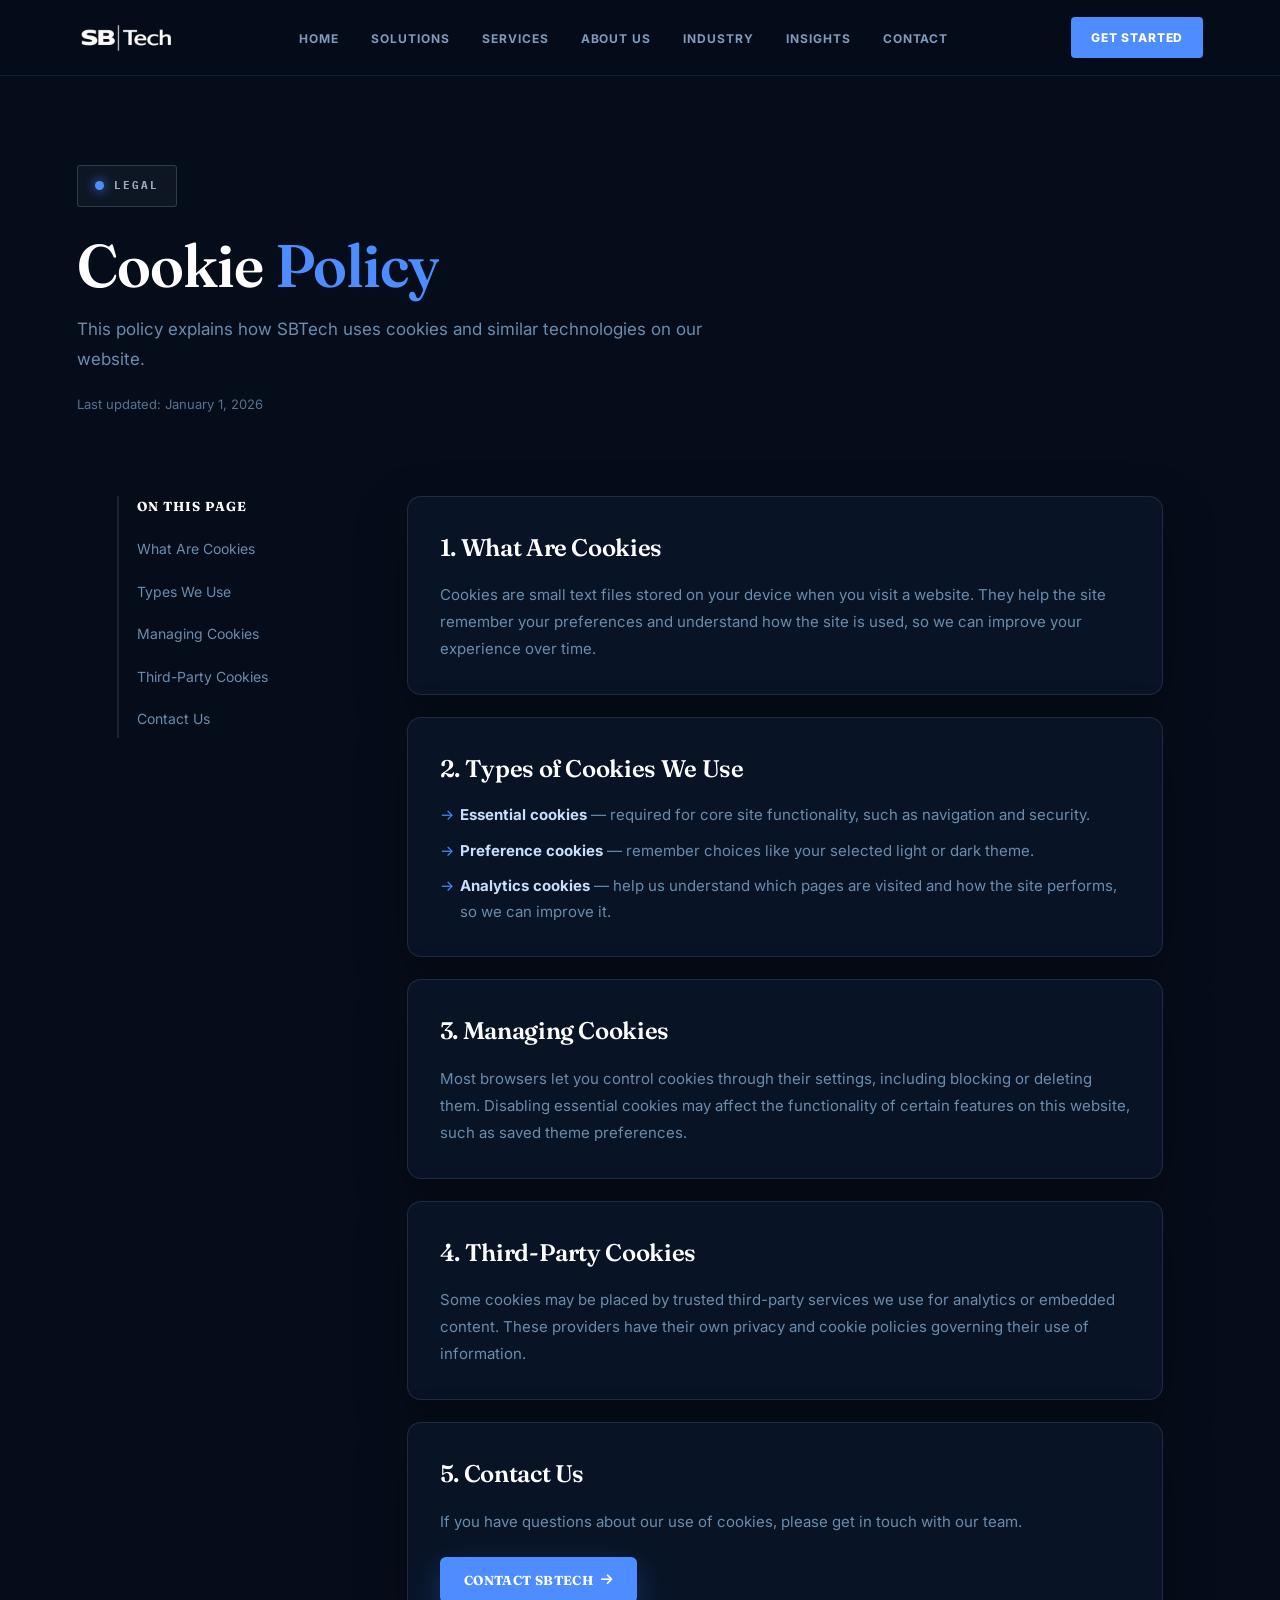
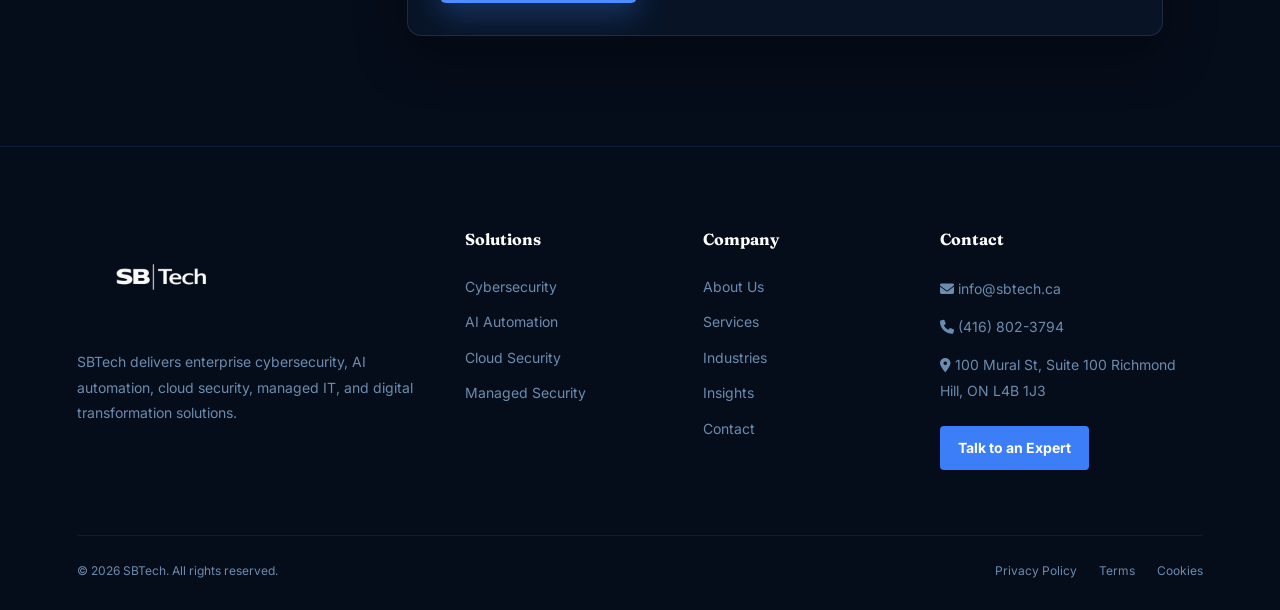
<file: cookies.html>
<!DOCTYPE html>
<html lang="en">
<head>
<meta charset="UTF-8">
<meta name="viewport" content="width=device-width, initial-scale=1.0">
<link rel="icon" type="image/png" href="assets/images/favicon.png">
<meta name="description" content="SBTech Cookie Policy — how and why we use cookies on our website.">
<title>Cookie Policy | SBTech</title>

<link href="https://fonts.googleapis.com/css2?family=Plus+Jakarta+Sans:wght@400;500;600;700;800&family=Inter:wght@300;400;500;600;700&display=swap" rel="stylesheet">
<link rel="stylesheet" href="https://cdnjs.cloudflare.com/ajax/libs/font-awesome/6.7.2/css/all.min.css">
<link rel="stylesheet" href="css/navbar.css">
<link rel="stylesheet" href="css/footer.css">
<link rel="stylesheet" href="css/legal.css">
<style>
  .logo-light {
  display: none;
}

.logo-dark {
  display: block;
}

html.light .logo-dark {
  display: none;
}

html.light .logo-light {
  display: block;
}
.logo-img{
    height: 100px;
    width: auto;
    object-fit: contain;
}
</style>
<link rel="stylesheet" href="css/premium.css">
</head>
<body>

<div class="page-bg">
  <div class="grid-bg"></div>
  <div class="orb one"></div>
  <div class="orb two"></div>
</div>

<header class="site-header" id="siteHeader">
  <nav class="sb-navbar">
  <a href="index.html" class="logo-text">
  <img src="assets/images/logo-dark.png" class="logo-img logo-dark" alt="SBTech Logo">
  <img src="assets/images/logo-light.png" class="logo-img logo-light" alt="SBTech Logo">
</a>

    <ul class="sb-nav-links">
      <li><a href="index.html">Home</a></li>
      <li><a href="solutions.html">Solutions</a></li>
      <li><a href="services.html">Services</a></li>
      <li><a href="about.html">About Us</a></li>
      <li><a href="industries.html">Industry</a></li>
      <li><a href="insights.html">Insights</a></li>
      <li><a href="contact.html">Contact</a></li>
    </ul>

    <div class="sb-nav-actions">
      <a href="contact.html" class="sb-nav-cta">Get Started</a>

      <!-- <button class="sb-hamburger" onclick="toggleMenu()" type="button">
        <span></span>
        <span></span>
        <span></span>
      </button> -->
      <button class="sb-hamburger" id="hamburgerBtn" onclick="toggleMenu()" type="button">
  <span></span>
  <span></span>
  <span></span>
</button>
    </div>
  </nav>
</header>

<div class="sb-mobile-menu" id="mobileMenu">
  <a href="index.html" onclick="closeMenu()">Home</a>
  <a href="solutions.html" onclick="closeMenu()">Solutions</a>
  <a href="services.html" onclick="closeMenu()">Services</a>
  <a href="industries.html" onclick="closeMenu()">Industries</a>
  <a href="about.html" onclick="closeMenu()">Company</a>
  <a href="insights.html" onclick="closeMenu()">Insights</a>
  <a href="contact.html" onclick="closeMenu()" class="mobile-cta">Get Started →</a>
</div>

<main>
<section class="legal-hero">
  <div class="badge"><span class="dot"></span>Legal</div>
  <h1>Cookie <span>Policy</span></h1>
  <p>This policy explains how SBTech uses cookies and similar technologies on our website.</p>
  <p class="updated">Last updated: January 1, 2026</p>
</section>

<section class="legal-body">
  <aside class="legal-toc reveal">
    <h4>On this page</h4>
    <a href="#what">What Are Cookies</a>
    <a href="#types">Types We Use</a>
    <a href="#manage">Managing Cookies</a>
    <a href="#thirdparty">Third-Party Cookies</a>
    <a href="#contact">Contact Us</a>
  </aside>

  <div class="legal-content reveal">
    <div class="legal-card" id="what">
      <h2>1. What Are Cookies</h2>
      <p>Cookies are small text files stored on your device when you visit a website. They help the site remember your preferences and understand how the site is used, so we can improve your experience over time.</p>
    </div>

    <div class="legal-card" id="types">
      <h2>2. Types of Cookies We Use</h2>
      <ul>
        <li><strong>Essential cookies</strong> — required for core site functionality, such as navigation and security.</li>
        <li><strong>Preference cookies</strong> — remember choices like your selected light or dark theme.</li>
        <li><strong>Analytics cookies</strong> — help us understand which pages are visited and how the site performs, so we can improve it.</li>
      </ul>
    </div>

    <div class="legal-card" id="manage">
      <h2>3. Managing Cookies</h2>
      <p>Most browsers let you control cookies through their settings, including blocking or deleting them. Disabling essential cookies may affect the functionality of certain features on this website, such as saved theme preferences.</p>
    </div>

    <div class="legal-card" id="thirdparty">
      <h2>4. Third-Party Cookies</h2>
      <p>Some cookies may be placed by trusted third-party services we use for analytics or embedded content. These providers have their own privacy and cookie policies governing their use of information.</p>
    </div>

    <div class="legal-card" id="contact">
      <h2>5. Contact Us</h2>
      <p>If you have questions about our use of cookies, please get in touch with our team.</p>
      <a href="contact.html" class="legal-btn">Contact SBTech <i class="fas fa-arrow-right"></i></a>
    </div>
  </div>
</section>
</main>

<footer class="sb-footer">
  <div class="sb-footer-grid">

    <div class="sb-footer-brand">
    <a href="index.html" class="logo-text">
  <img src="assets/images/logo-dark.png" class="logo-img logo-dark" alt="SBTech Logo">
  <img src="assets/images/logo-light.png" class="logo-img logo-light" alt="SBTech Logo">
</a>

      <p>
        SBTech delivers enterprise cybersecurity, AI automation,
        cloud security, managed IT, and digital transformation solutions.
      </p>

          </div>

    <div class="sb-footer-col">
      <h4>Solutions</h4>
      <a href="solutions.html">Cybersecurity</a>
      <a href="solutions.html">AI Automation</a>
      <a href="solutions.html">Cloud Security</a>
      <a href="solutions.html">Managed Security</a>
    </div>

    <div class="sb-footer-col">
      <h4>Company</h4>
      <a href="about.html">About Us</a>
      <a href="services.html">Services</a>
      <a href="industries.html">Industries</a>
      <a href="insights.html">Insights</a>
      <a href="contact.html">Contact</a>
    </div>

    <div class="sb-footer-col">
        <h4>Contact</h4>

        <p>
          <i class="fas fa-envelope"></i>
          <a href="mailto:info@sbtech.ca">info@sbtech.ca</a>
        </p>

        <p>
          <i class="fas fa-phone"></i>
          <a href="tel:+14168023794">(416) 802-3794</a>
        </p>

        <p>
          <i class="fas fa-location-dot"></i>
         100 Mural St, Suite 100
Richmond Hill, ON L4B 1J3
        </p>

        <a href="contact.html" class="footer-contact-btn">
          Talk to an Expert
        </a>
      </div>

    </div>

  </div>

  <div class="sb-footer-bottom">
    <p>© <span id="copyrightYear"></span> SBTech. All rights reserved.</p>

    <div>
      <a href="privacy-policy.html">Privacy Policy</a>
      <a href="terms.html">Terms</a>
      <a href="cookies.html">Cookies</a>
    </div>
  </div>
</footer>

<script src="js/navbar.js"></script>
<script src="js/footer.js"></script>
<script src="js/legal.js"></script>
</body>
</html>
</file>
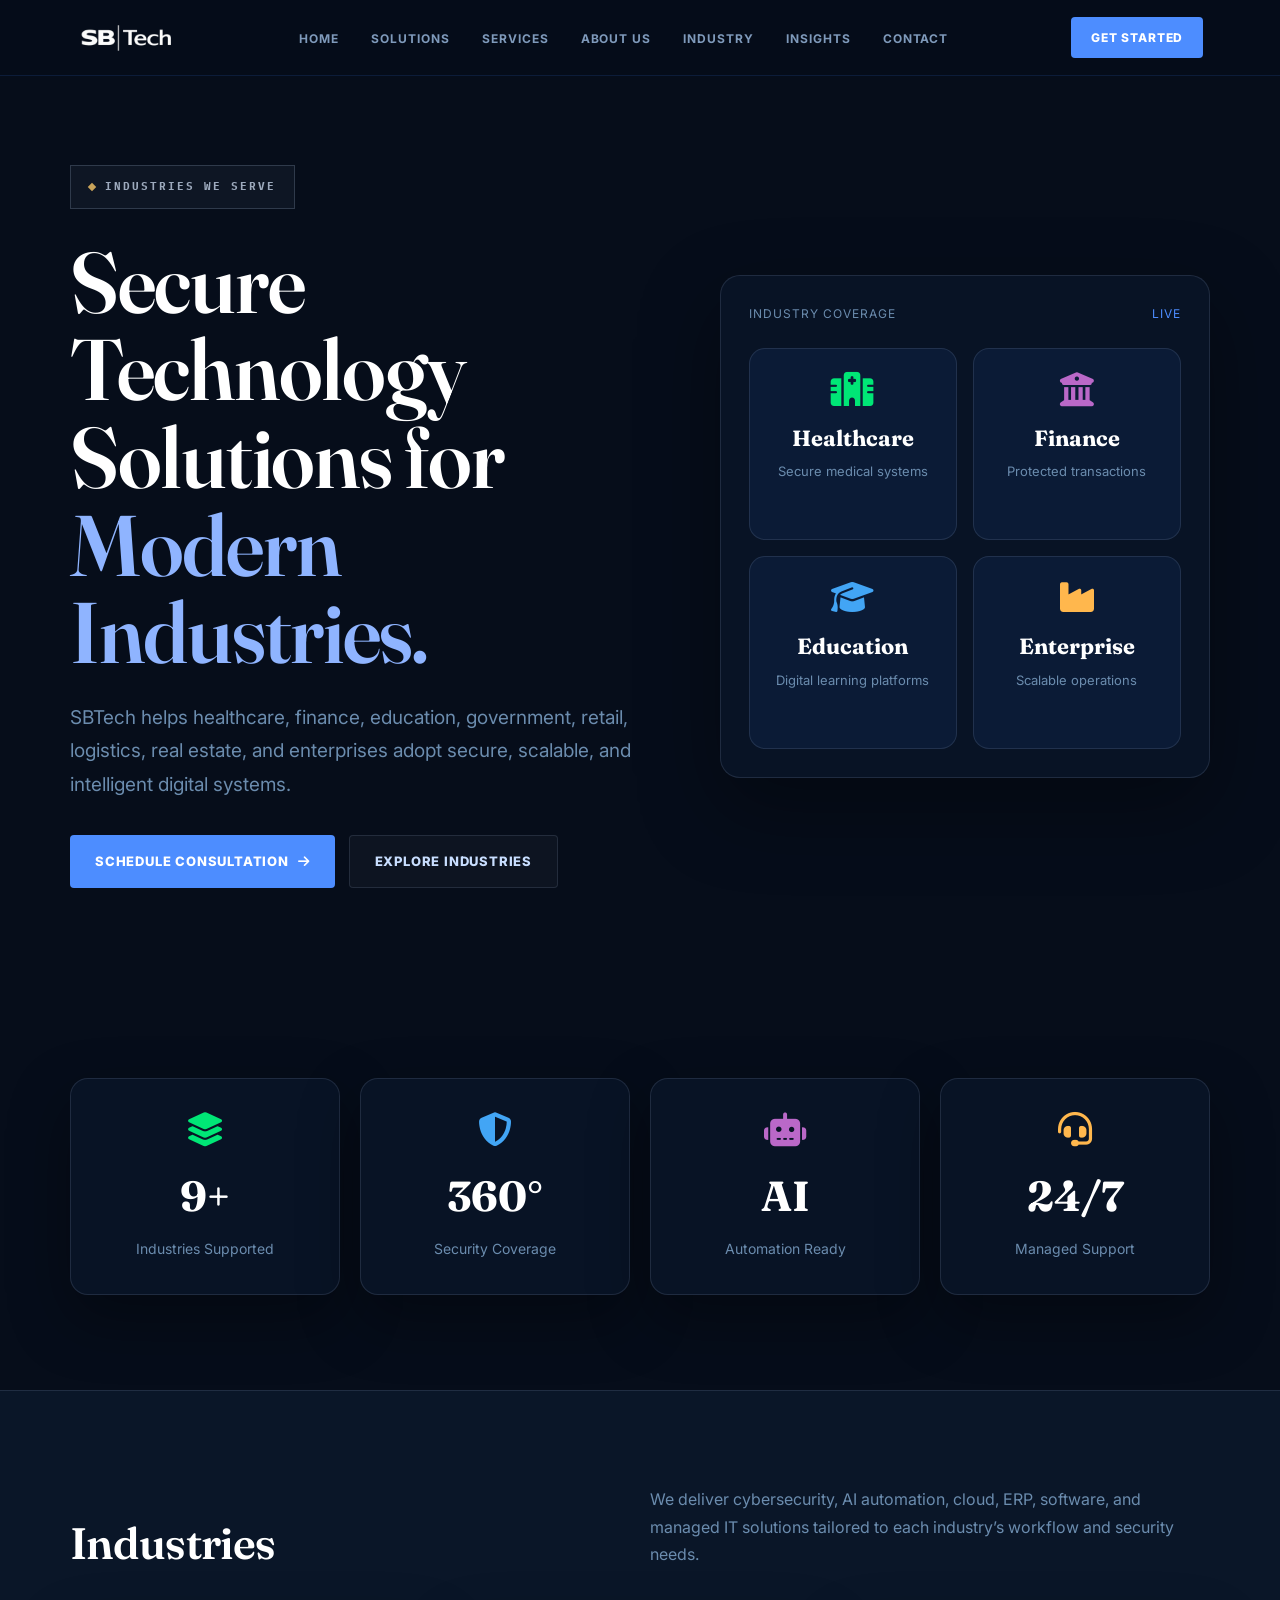
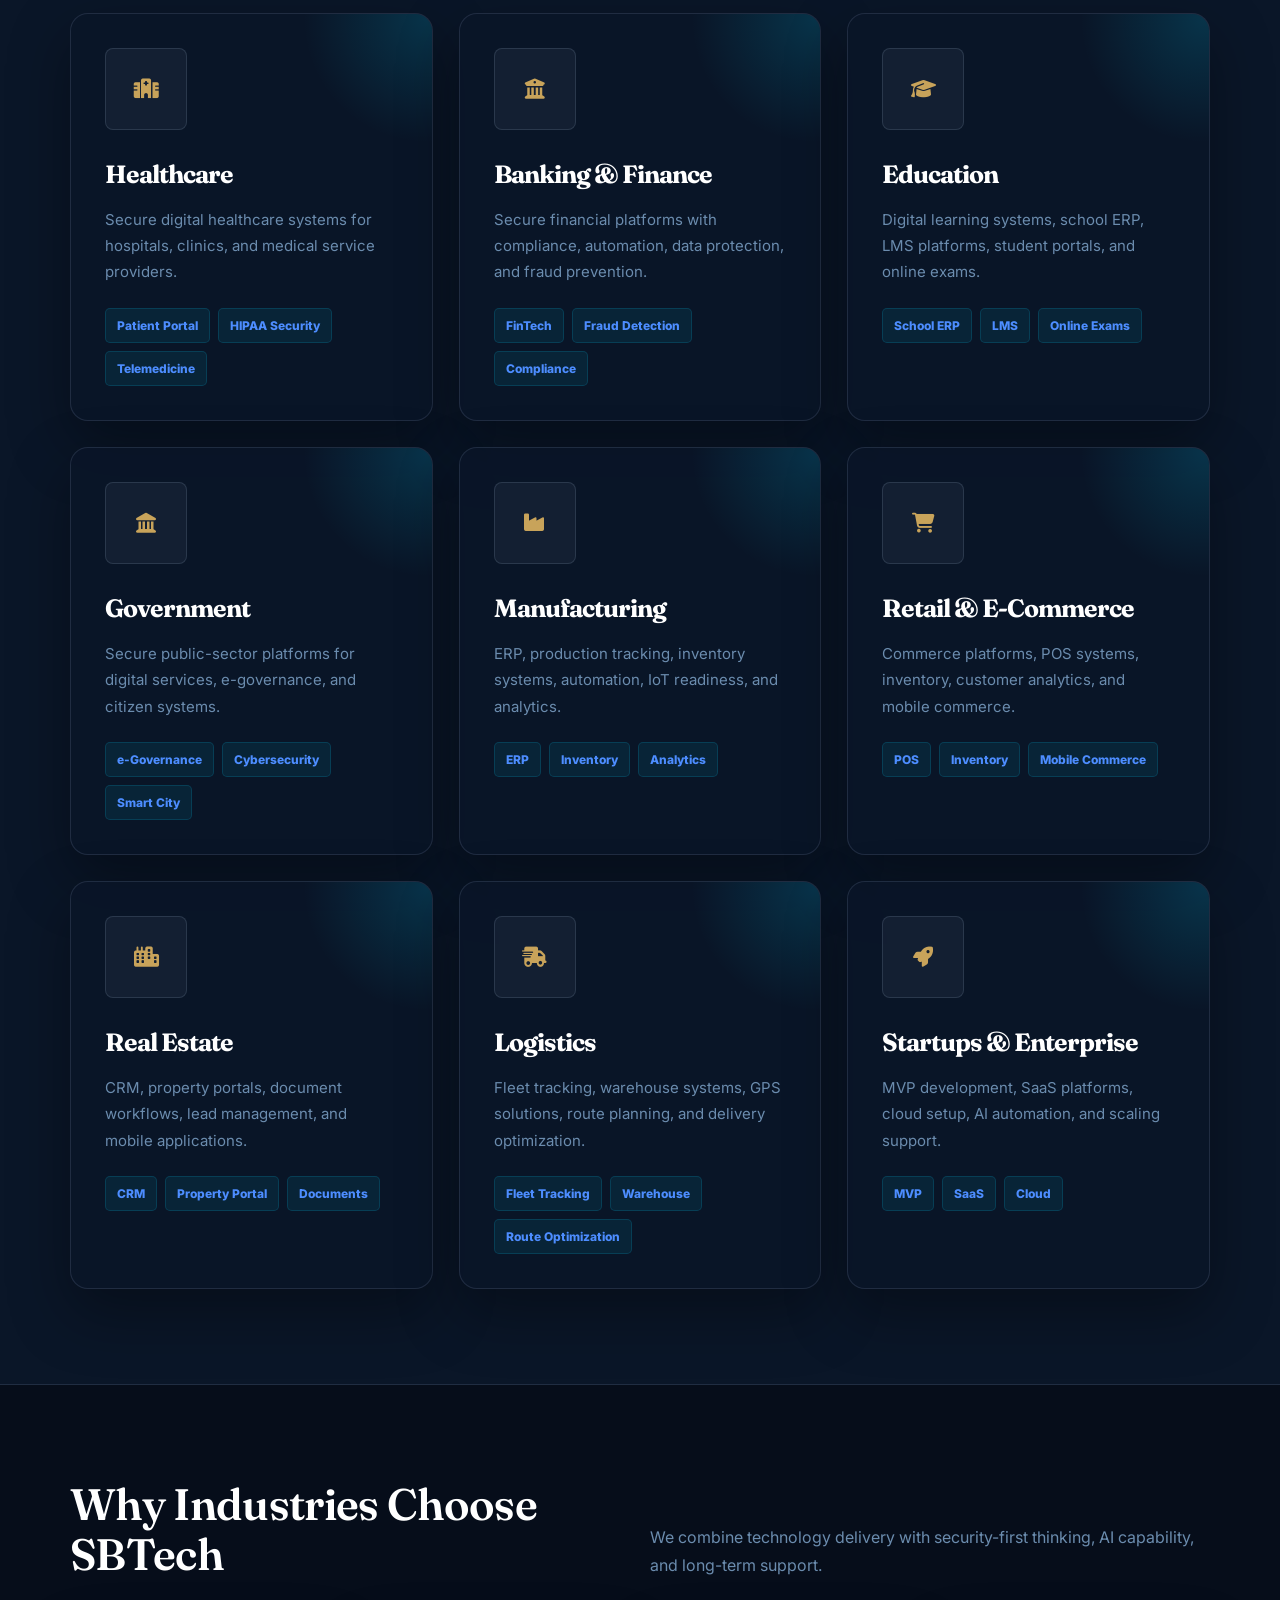
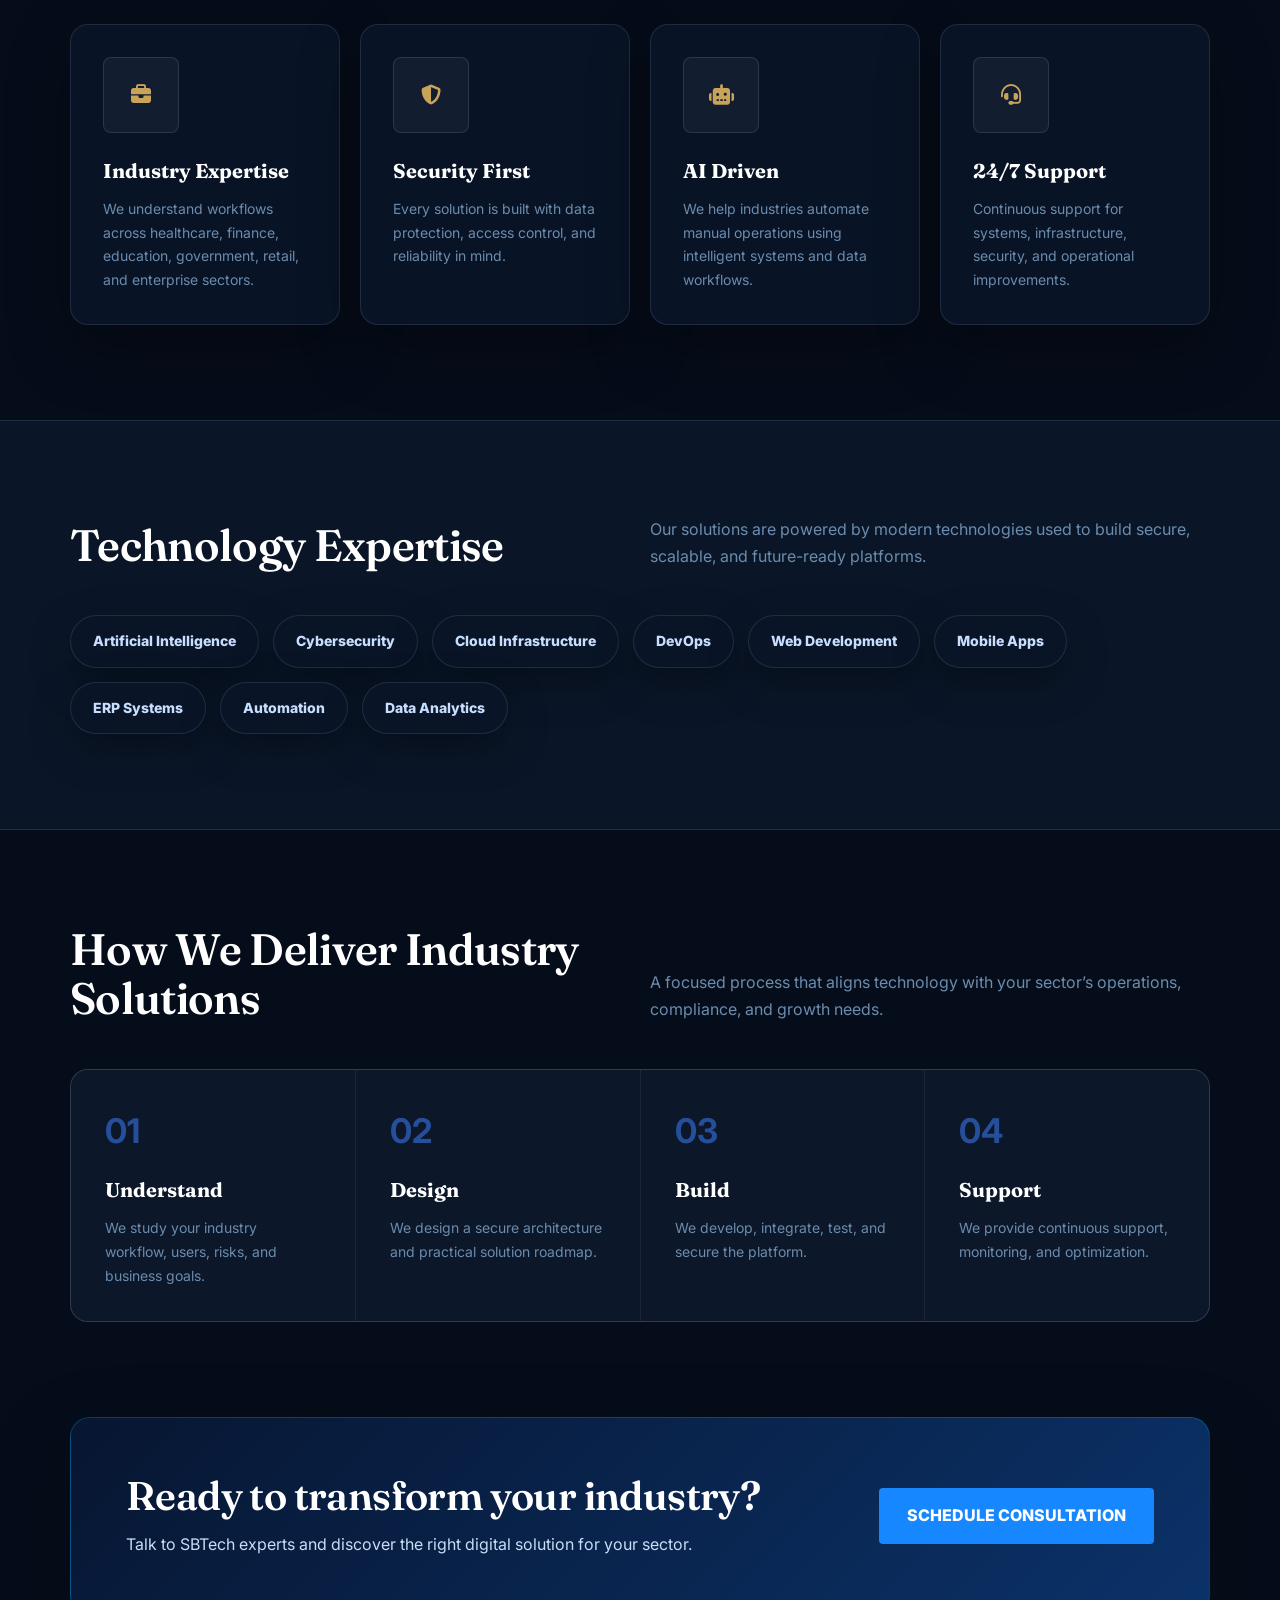
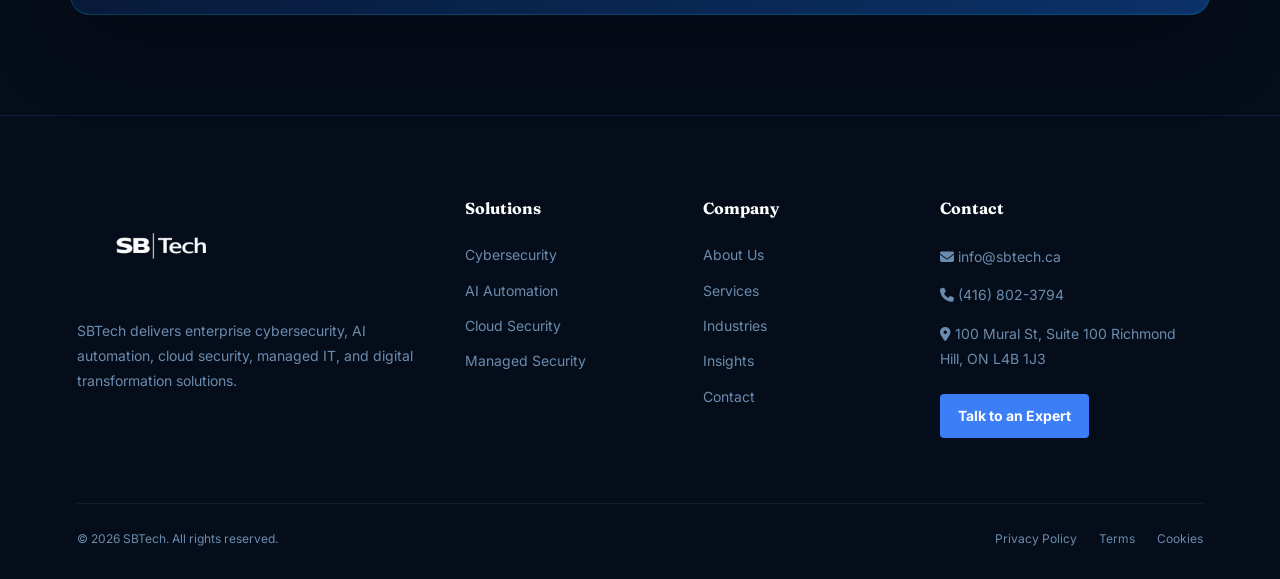
<file: industries.html>
<!DOCTYPE html>
<html lang="en">
<head>
<meta charset="UTF-8">
<meta name="viewport" content="width=device-width, initial-scale=1.0">
<link rel="icon" type="image/png" href="assets/images/favicon.png">
<title>Industries | SBTech</title>
<meta name="description" content="SBTech serves financial services, healthcare, manufacturing, energy, commercial real estate, and professional services with audit-ready security and managed technology.">

<link rel="stylesheet" href="css/navbar.css">
<link rel="stylesheet" href="css/footer.css">
<link href="https://fonts.googleapis.com/css2?family=Plus+Jakarta+Sans:wght@400;500;600;700;800&family=Inter:wght@300;400;500;600;700&display=swap" rel="stylesheet">
<link rel="stylesheet" href="https://cdnjs.cloudflare.com/ajax/libs/font-awesome/6.7.2/css/all.min.css">

<style>
*{margin:0;padding:0;box-sizing:border-box}

:root{
--fd:'Plus Jakarta Sans',sans-serif;--fb:'Inter',sans-serif;
--bg:#060d1a;--soft:#0a1628;--card:rgba(10,22,40,.86);
--head:#fff;--text:#c8deff;--muted:#6b8cae;
--border:rgba(59,126,248,.18);--primary:#3b7ef8;--cyan:#00d4ff;
--shadow:rgba(0,0,0,.35)
}

html.light{
--bg:#f0f4fa;--soft:#fff;--card:rgba(255,255,255,.92);
--head:#071631;--text:#17406f;--muted:#476988;
--border:rgba(59,126,248,.18);--primary:#1479ff;--cyan:#18c6ff;
--shadow:rgba(9,45,92,.08)
}

body{background:var(--bg);color:var(--text);overflow-x:hidden;font-family:var(--fb);line-height:1.6}
h1,h2,h3,h4,h5,h6{font-family:var(--fd)}

.page-bg{position:fixed;inset:0;z-index:-1;background:var(--bg);overflow:hidden}
.grid-bg{position:absolute;inset:0;background-image:linear-gradient(rgba(0,212,255,.055) 1px,transparent 1px),linear-gradient(90deg,rgba(0,212,255,.055) 1px,transparent 1px);background-size:70px 70px;animation:gridMove 22s linear infinite}
.orb{position:absolute;border-radius:50%;filter:blur(45px);opacity:.5;animation:floatOrb 9s ease-in-out infinite}
.orb.one{width:420px;height:420px;background:rgba(59,126,248,.34);right:-120px;top:120px}
.orb.two{width:360px;height:360px;background:rgba(0,212,255,.20);left:-120px;top:580px;animation-delay:2s}
.orb.three{width:300px;height:300px;background:rgba(160,80,255,.18);right:20%;bottom:10%;animation-delay:4s}
@keyframes gridMove{to{transform:translate(70px,70px)}}
@keyframes floatOrb{50%{transform:translateY(-35px) scale(1.08)}}

.hero{
padding:165px 70px 95px;
min-height:650px;
display:grid;
grid-template-columns:1.1fr .9fr;
gap:50px;
align-items:center;
}

.badge{
display:inline-flex;
align-items:center;
gap:10px;
padding:12px 18px;
border:1px solid rgba(0,212,255,.25);
background:rgba(0,212,255,.08);
color:var(--cyan);
font-size:12px;
letter-spacing:1.5px;
text-transform:uppercase;
font-weight:800;
margin-bottom:30px;
}

.badge:before{
content:"";
width:10px;
height:10px;
background:var(--cyan);
border-radius:50%;
box-shadow:0 0 14px var(--cyan);
}

.hero h1{
font-size:clamp(46px,7vw,86px);
line-height:1.02;
letter-spacing:-4px;
color:var(--head);
max-width:940px;
margin-bottom:24px;
}

.hero h1 span{
background:linear-gradient(90deg,var(--primary),var(--cyan));
-webkit-background-clip:text;
-webkit-text-fill-color:transparent;
}

.hero p{
max-width:760px;
font-size:19px;
line-height:1.75;
color:var(--muted);
margin-bottom:34px;
}

.hero-actions{display:flex;gap:14px;flex-wrap:wrap}

.btn{
display:inline-flex;
align-items:center;
gap:9px;
text-decoration:none;
border-radius:6px;
padding:15px 25px;
font-weight:800;
text-transform:uppercase;
font-size:13px;
letter-spacing:.8px;
}

.btn.primary{
background:linear-gradient(135deg,var(--primary),var(--cyan));
color:#fff;
box-shadow:0 20px 45px rgba(59,126,248,.28)
}

.btn.ghost{
border:1px solid var(--border);
color:var(--text);
background:rgba(255,255,255,.03)
}

.hero-panel{
background:var(--card);
border:1px solid var(--border);
border-radius:20px;
padding:28px;
box-shadow:0 30px 80px var(--shadow);
position:relative;
overflow:hidden;
}

.hero-panel:before{
content:"";
position:absolute;
inset:-2px;
background:linear-gradient(120deg,transparent,var(--cyan),transparent);
opacity:.15;
animation:shine 4s linear infinite;
}

@keyframes shine{to{transform:translateX(100%)}}

.panel-inner{position:relative;z-index:1}
.panel-top{display:flex;justify-content:space-between;margin-bottom:25px;color:var(--muted);font-size:12px;text-transform:uppercase;letter-spacing:1px}

.panel-grid{
display:grid;
grid-template-columns:1fr 1fr;
gap:16px;
}

.panel-card{
background:rgba(59,126,248,.08);
border:1px solid var(--border);
border-radius:16px;
padding:24px;
text-align:center;
}

.panel-card i{font-size:34px;margin-bottom:14px}
.panel-card h3{color:var(--head);font-size:22px;margin-bottom:6px}
.panel-card p{color:var(--muted);font-size:13px;line-height:1.5}

.panel-card:nth-child(1) i{color:#00E676}
.panel-card:nth-child(2) i{color:#BA68C8}
.panel-card:nth-child(3) i{color:#42A5F5}
.panel-card:nth-child(4) i{color:#FFB74D}

.section{padding:95px 70px;background:var(--bg)}
.section.alt{background:var(--soft);border-top:1px solid var(--border);border-bottom:1px solid var(--border)}

.section-head{
display:flex;
justify-content:space-between;
align-items:end;
gap:30px;
margin-bottom:45px;
}

.section-head h2{
font-size:44px;
letter-spacing:-2px;
color:var(--head);
}

.section-head p{
max-width:560px;
color:var(--muted);
line-height:1.7;
}

.industries-grid{
display:grid;
grid-template-columns:repeat(3,1fr);
gap:26px;
}

.industry-card{
background:var(--card);
border:1px solid var(--border);
border-radius:18px;
padding:34px;
min-height:350px;
box-shadow:0 24px 60px var(--shadow);
position:relative;
overflow:hidden;
transition:.35s ease;
}

.industry-card:after{
content:"";
position:absolute;
width:250px;
height:250px;
right:-120px;
top:-120px;
background:radial-gradient(circle,rgba(0,212,255,.16),transparent 70%);
}

.industry-card:hover{
transform:translateY(-9px);
border-color:var(--cyan);
box-shadow:0 35px 90px rgba(0,118,255,.18);
}

.industry-icon{
width:82px;
height:82px;
border-radius:22px;
display:flex;
align-items:center;
justify-content:center;
margin-bottom:24px;
transition:.35s;
border:1px solid transparent;
}

.industry-icon i{
font-size:36px;
transition:.35s;
}

.industry-card:hover .industry-icon{
transform:translateY(-7px) rotate(8deg) scale(1.08);
}

.industry-card h3{
color:var(--head);
font-size:25px;
margin-bottom:13px;
letter-spacing:-1px;
}

.industry-card p{
color:var(--muted);
font-size:15px;
line-height:1.75;
margin-bottom:22px;
}

.industry-card ul{
list-style:none;
display:flex;
flex-wrap:wrap;
gap:8px;
}

.industry-card li{
color:var(--cyan);
background:rgba(0,212,255,.08);
border:1px solid rgba(0,212,255,.15);
padding:7px 11px;
border-radius:5px;
font-size:12px;
font-weight:800;
}

.health{background:rgba(0,230,118,.12);border-color:rgba(0,230,118,.25)}
.health i{color:#00E676}
.finance{background:rgba(33,150,243,.12);border-color:rgba(66,165,245,.25)}
.finance i{color:#42A5F5}
.education{background:rgba(156,39,176,.12);border-color:rgba(186,104,200,.25)}
.education i{color:#BA68C8}
.gov{background:rgba(255,152,0,.12);border-color:rgba(255,183,77,.25)}
.gov i{color:#FFB74D}
.manufacturing{background:rgba(244,67,54,.12);border-color:rgba(239,83,80,.25)}
.manufacturing i{color:#EF5350}
.retail{background:rgba(236,72,153,.12);border-color:rgba(244,114,182,.25)}
.retail i{color:#F472B6}
.realestate{background:rgba(0,188,212,.12);border-color:rgba(38,198,218,.25)}
.realestate i{color:#26C6DA}
.logistics{background:rgba(20,184,166,.12);border-color:rgba(45,212,191,.25)}
.logistics i{color:#2DD4BF}
.enterprise{background:rgba(99,102,241,.12);border-color:rgba(129,140,248,.25)}
.enterprise i{color:#818CF8}

.stats-grid{
display:grid;
grid-template-columns:repeat(4,1fr);
gap:20px;
}

.stat-card{
background:var(--card);
border:1px solid var(--border);
border-radius:18px;
padding:34px;
text-align:center;
box-shadow:0 24px 60px var(--shadow);
transition:.35s;
}

.stat-card:hover{
transform:translateY(-7px);
border-color:var(--cyan);
}

.stat-card i{
font-size:34px;
margin-bottom:16px;
}

.stat-card:nth-child(1) i{color:#00E676}
.stat-card:nth-child(2) i{color:#42A5F5}
.stat-card:nth-child(3) i{color:#BA68C8}
.stat-card:nth-child(4) i{color:#FFB74D}

.stat-card h3{
font-size:42px;
color:var(--head);
margin-bottom:8px;
}

.stat-card p{
color:var(--muted);
font-size:14px;
}

.why-grid{
display:grid;
grid-template-columns:repeat(4,1fr);
gap:20px;
}

.why-card{
background:var(--card);
border:1px solid var(--border);
border-radius:18px;
padding:32px;
box-shadow:0 24px 60px var(--shadow);
transition:.35s;
}

.why-card:hover{
transform:translateY(-7px);
border-color:var(--cyan);
}

.why-icon{
width:76px;
height:76px;
border-radius:20px;
display:flex;
align-items:center;
justify-content:center;
margin-bottom:22px;
}

.why-icon i{font-size:32px}

.why-card h3{
color:var(--head);
font-size:20px;
margin-bottom:10px;
}

.why-card p{
color:var(--muted);
font-size:14px;
line-height:1.7;
}

.why-icon.expertise{background:rgba(33,150,243,.12);border:1px solid rgba(66,165,245,.25)}
.why-icon.expertise i{color:#42A5F5}
.why-icon.secure{background:rgba(0,230,118,.12);border:1px solid rgba(0,230,118,.25)}
.why-icon.secure i{color:#00E676}
.why-icon.ai{background:rgba(156,39,176,.12);border:1px solid rgba(186,104,200,.25)}
.why-icon.ai i{color:#BA68C8}
.why-icon.support{background:rgba(255,152,0,.12);border:1px solid rgba(255,183,77,.25)}
.why-icon.support i{color:#FFB74D}

.tech-list{display:flex;flex-wrap:wrap;gap:14px}

.tech-chip{
background:var(--card);
border:1px solid var(--border);
color:var(--text);
padding:14px 22px;
border-radius:50px;
font-weight:800;
font-size:14px;
transition:.3s;
box-shadow:0 15px 40px var(--shadow);
}

.tech-chip:hover{
color:#fff;
background:var(--primary);
border-color:var(--primary);
transform:translateY(-4px);
}

.process-grid{
display:grid;
grid-template-columns:repeat(4,1fr);
gap:1px;
background:var(--border);
border:1px solid var(--border);
border-radius:18px;
overflow:hidden;
}

.process-card{
background:var(--card);
padding:34px;
min-height:220px;
transition:.35s;
}

.process-card:hover{background:rgba(59,126,248,.08)}
.process-card strong{font-size:34px;color:rgba(59,126,248,.55)}
.process-card h3{color:var(--head);font-size:20px;margin:16px 0 10px}
.process-card p{color:var(--muted);font-size:14px;line-height:1.7}

.cta-box{
margin:0 70px 100px;
padding:55px;
border-radius:20px;
background:linear-gradient(135deg,#071631,#0b3269);
color:#fff;
display:flex;
justify-content:space-between;
align-items:center;
gap:30px;
border:1px solid rgba(0,212,255,.20);
box-shadow:0 30px 80px rgba(0,0,0,.25);
}

.cta-box h2{
font-size:40px;
letter-spacing:-2px;
margin-bottom:12px;
}

.cta-box p{
color:#c9ddf6;
max-width:700px;
line-height:1.7;
}

.cta-btn{
background:#1687ff;
color:#fff;
padding:15px 28px;
border-radius:6px;
text-decoration:none;
font-weight:800;
white-space:nowrap;
text-transform:uppercase;
}

.reveal{opacity:0;transform:translateY(28px);transition:.8s ease}
.reveal.show{opacity:1;transform:translateY(0)}

@media(max-width:1100px){
.hero{grid-template-columns:1fr}
.industries-grid{grid-template-columns:repeat(2,1fr)}
.stats-grid,.why-grid,.process-grid{grid-template-columns:repeat(2,1fr)}
}

@media(max-width:700px){
.hero,.section{padding-left:24px;padding-right:24px}
.hero{padding-top:140px}
.hero h1{letter-spacing:-2px}
.section-head,.cta-box{flex-direction:column;align-items:flex-start}
.industries-grid,.stats-grid,.why-grid,.process-grid{grid-template-columns:1fr}
.cta-box{margin-left:24px;margin-right:24px;padding:34px}
.panel-grid{grid-template-columns:1fr}
}
.cta-box{
  width:calc(100% - 140px);
  max-width:1280px;
  margin:0 auto 100px;
  padding:55px;
  display:flex;
  align-items:center;
  justify-content:space-between;
  gap:30px;
}

.cta-box > div{
  flex:1;
  min-width:0;
}

.cta-box h2{
  font-size:clamp(28px,4vw,40px);
  line-height:1.15;
}

.cta-box p{
  max-width:650px;
}

.cta-btn{
  flex-shrink:0;
  text-align:center;
}

/* Tablet */
@media(max-width:900px){
  .cta-box{
    width:calc(100% - 48px);
    padding:38px;
    flex-direction:column;
    align-items:flex-start;
  }

  .cta-btn{
    width:auto;
  }
}

/* Mobile */
@media(max-width:520px){
  .cta-box{
    width:calc(100% - 32px);
    padding:28px 22px;
    margin-bottom:70px;
    border-radius:16px;
  }

  .cta-btn{
    width:100%;
    justify-content:center;
    display:flex;
  }
}
.logo-light {
  display: none;
}

.logo-dark {
  display: block;
}

html.light .logo-dark {
  display: none;
}

html.light .logo-light {
  display: block;
}
.logo-img{
    height: 100px;
    width: auto;
    object-fit: contain;
}
</style>
<link rel="stylesheet" href="css/premium.css">
</head>

<body>

<div class="page-bg">
  <div class="grid-bg"></div>
  <div class="orb one"></div>
  <div class="orb two"></div>
  <div class="orb three"></div>
</div>

<header class="site-header" id="siteHeader">
  <nav class="sb-navbar">
   <a href="index.html" class="logo-text">
  <img src="assets/images/logo-dark.png" class="logo-img logo-dark" alt="SBTech Logo">
  <img src="assets/images/logo-light.png" class="logo-img logo-light" alt="SBTech Logo">
</a>

    <ul class="sb-nav-links">
      <li><a href="index.html">Home</a></li>
      <li><a href="solutions.html">Solutions</a></li>
      <li><a href="services.html">Services</a></li>
      <li><a href="about.html">About Us</a></li>
      <li><a href="industries.html">Industry</a></li>
      <li><a href="insights.html">Insights</a></li>
      <li><a href="contact.html">Contact</a></li>
    </ul>

    <div class="sb-nav-actions">
      <a href="contact.html" class="sb-nav-cta">Get Started</a>

      <!-- <button class="sb-hamburger" onclick="toggleMenu()" type="button">
        <span></span>
        <span></span>
        <span></span>
      </button> -->
      <button class="sb-hamburger" id="hamburgerBtn" onclick="toggleMenu()" type="button">
  <span></span>
  <span></span>
  <span></span>
</button>
    </div>
  </nav>
</header>

<div class="sb-mobile-menu" id="mobileMenu">
  <a href="index.html" onclick="closeMenu()">Home</a>
  <a href="solutions.html" onclick="closeMenu()">Solutions</a>
  <a href="services.html" onclick="closeMenu()">Services</a>
  <a href="industries.html" onclick="closeMenu()">Industries</a>
  <a href="about.html" onclick="closeMenu()">Company</a>
  <a href="insights.html" onclick="closeMenu()">Insights</a>
  <a href="contact.html" onclick="closeMenu()" class="mobile-cta">Get Started →</a>
</div>

<main>

<section class="hero">
  <div>
    <div class="badge">Industries We Serve</div>
    <h1>Secure Technology Solutions for <span>Modern Industries.</span></h1>
    <p>
      SBTech helps healthcare, finance, education, government, retail, logistics,
      real estate, and enterprises adopt secure, scalable, and intelligent digital systems.
    </p>

    <div class="hero-actions">
      <a href="contact.html" class="btn primary">Schedule Consultation <i class="fas fa-arrow-right"></i></a>
      <a href="#industries" class="btn ghost">Explore Industries</a>
    </div>
  </div>

  <div class="hero-panel reveal">
    <div class="panel-inner">
      <div class="panel-top">
        <span>INDUSTRY COVERAGE</span>
        <span style="color:var(--cyan)">LIVE</span>
      </div>

      <div class="panel-grid">
        <div class="panel-card">
          <i class="fas fa-hospital"></i>
          <h3>Healthcare</h3>
          <p>Secure medical systems</p>
        </div>

        <div class="panel-card">
          <i class="fas fa-building-columns"></i>
          <h3>Finance</h3>
          <p>Protected transactions</p>
        </div>

        <div class="panel-card">
          <i class="fas fa-graduation-cap"></i>
          <h3>Education</h3>
          <p>Digital learning platforms</p>
        </div>

        <div class="panel-card">
          <i class="fas fa-industry"></i>
          <h3>Enterprise</h3>
          <p>Scalable operations</p>
        </div>
      </div>
    </div>
  </div>
</section>

<section class="section reveal">
  <div class="stats-grid">
    <div class="stat-card">
      <i class="fas fa-layer-group"></i>
      <h3 data-count="9">0</h3>
      <p>Industries Supported</p>
    </div>

    <div class="stat-card">
      <i class="fas fa-shield-halved"></i>
      <h3>360°</h3>
      <p>Security Coverage</p>
    </div>

    <div class="stat-card">
      <i class="fas fa-robot"></i>
      <h3>AI</h3>
      <p>Automation Ready</p>
    </div>

    <div class="stat-card">
      <i class="fas fa-headset"></i>
      <h3>24/7</h3>
      <p>Managed Support</p>
    </div>
  </div>
</section>

<section class="section alt" id="industries">
  <div class="section-head reveal">
    <h2>Industries</h2>
    <p>
      We deliver cybersecurity, AI automation, cloud, ERP, software, and managed IT
      solutions tailored to each industry’s workflow and security needs.
    </p>
  </div>

  <div class="industries-grid">

    <div class="industry-card reveal">
      <div class="industry-icon health"><i class="fas fa-hospital"></i></div>
      <h3>Healthcare</h3>
      <p>Secure digital healthcare systems for hospitals, clinics, and medical service providers.</p>
      <ul><li>Patient Portal</li><li>HIPAA Security</li><li>Telemedicine</li></ul>
    </div>

    <div class="industry-card reveal">
      <div class="industry-icon finance"><i class="fas fa-building-columns"></i></div>
      <h3>Banking & Finance</h3>
      <p>Secure financial platforms with compliance, automation, data protection, and fraud prevention.</p>
      <ul><li>FinTech</li><li>Fraud Detection</li><li>Compliance</li></ul>
    </div>

    <div class="industry-card reveal">
      <div class="industry-icon education"><i class="fas fa-graduation-cap"></i></div>
      <h3>Education</h3>
      <p>Digital learning systems, school ERP, LMS platforms, student portals, and online exams.</p>
      <ul><li>School ERP</li><li>LMS</li><li>Online Exams</li></ul>
    </div>

    <div class="industry-card reveal">
      <div class="industry-icon gov"><i class="fas fa-landmark"></i></div>
      <h3>Government</h3>
      <p>Secure public-sector platforms for digital services, e-governance, and citizen systems.</p>
      <ul><li>e-Governance</li><li>Cybersecurity</li><li>Smart City</li></ul>
    </div>

    <div class="industry-card reveal">
      <div class="industry-icon manufacturing"><i class="fas fa-industry"></i></div>
      <h3>Manufacturing</h3>
      <p>ERP, production tracking, inventory systems, automation, IoT readiness, and analytics.</p>
      <ul><li>ERP</li><li>Inventory</li><li>Analytics</li></ul>
    </div>

    <div class="industry-card reveal">
      <div class="industry-icon retail"><i class="fas fa-cart-shopping"></i></div>
      <h3>Retail & E-Commerce</h3>
      <p>Commerce platforms, POS systems, inventory, customer analytics, and mobile commerce.</p>
      <ul><li>POS</li><li>Inventory</li><li>Mobile Commerce</li></ul>
    </div>

    <div class="industry-card reveal">
      <div class="industry-icon realestate"><i class="fas fa-city"></i></div>
      <h3>Real Estate</h3>
      <p>CRM, property portals, document workflows, lead management, and mobile applications.</p>
      <ul><li>CRM</li><li>Property Portal</li><li>Documents</li></ul>
    </div>

    <div class="industry-card reveal">
      <div class="industry-icon logistics"><i class="fas fa-truck-fast"></i></div>
      <h3>Logistics</h3>
      <p>Fleet tracking, warehouse systems, GPS solutions, route planning, and delivery optimization.</p>
      <ul><li>Fleet Tracking</li><li>Warehouse</li><li>Route Optimization</li></ul>
    </div>

    <div class="industry-card reveal">
      <div class="industry-icon enterprise"><i class="fas fa-rocket"></i></div>
      <h3>Startups & Enterprise</h3>
      <p>MVP development, SaaS platforms, cloud setup, AI automation, and scaling support.</p>
      <ul><li>MVP</li><li>SaaS</li><li>Cloud</li></ul>
    </div>

  </div>
</section>

<section class="section">
  <div class="section-head reveal">
    <h2>Why Industries Choose SBTech</h2>
    <p>We combine technology delivery with security-first thinking, AI capability, and long-term support.</p>
  </div>

  <div class="why-grid">
    <div class="why-card reveal">
      <div class="why-icon expertise"><i class="fas fa-briefcase"></i></div>
      <h3>Industry Expertise</h3>
      <p>We understand workflows across healthcare, finance, education, government, retail, and enterprise sectors.</p>
    </div>

    <div class="why-card reveal">
      <div class="why-icon secure"><i class="fas fa-shield-halved"></i></div>
      <h3>Security First</h3>
      <p>Every solution is built with data protection, access control, and reliability in mind.</p>
    </div>

    <div class="why-card reveal">
      <div class="why-icon ai"><i class="fas fa-robot"></i></div>
      <h3>AI Driven</h3>
      <p>We help industries automate manual operations using intelligent systems and data workflows.</p>
    </div>

    <div class="why-card reveal">
      <div class="why-icon support"><i class="fas fa-headset"></i></div>
      <h3>24/7 Support</h3>
      <p>Continuous support for systems, infrastructure, security, and operational improvements.</p>
    </div>
  </div>
</section>

<section class="section alt">
  <div class="section-head reveal">
    <h2>Technology Expertise</h2>
    <p>Our solutions are powered by modern technologies used to build secure, scalable, and future-ready platforms.</p>
  </div>

  <div class="tech-list reveal">
    <div class="tech-chip">Artificial Intelligence</div>
    <div class="tech-chip">Cybersecurity</div>
    <div class="tech-chip">Cloud Infrastructure</div>
    <div class="tech-chip">DevOps</div>
    <div class="tech-chip">Web Development</div>
    <div class="tech-chip">Mobile Apps</div>
    <div class="tech-chip">ERP Systems</div>
    <div class="tech-chip">Automation</div>
    <div class="tech-chip">Data Analytics</div>
  </div>
</section>

<section class="section">
  <div class="section-head reveal">
    <h2>How We Deliver Industry Solutions</h2>
    <p>A focused process that aligns technology with your sector’s operations, compliance, and growth needs.</p>
  </div>

  <div class="process-grid reveal">
    <div class="process-card">
      <strong>01</strong>
      <h3>Understand</h3>
      <p>We study your industry workflow, users, risks, and business goals.</p>
    </div>

    <div class="process-card">
      <strong>02</strong>
      <h3>Design</h3>
      <p>We design a secure architecture and practical solution roadmap.</p>
    </div>

    <div class="process-card">
      <strong>03</strong>
      <h3>Build</h3>
      <p>We develop, integrate, test, and secure the platform.</p>
    </div>

    <div class="process-card">
      <strong>04</strong>
      <h3>Support</h3>
      <p>We provide continuous support, monitoring, and optimization.</p>
    </div>
  </div>
</section>

<div class="cta-box reveal">
  <div>
    <h2>Ready to transform your industry?</h2>
    <p>Talk to SBTech experts and discover the right digital solution for your sector.</p>
  </div>
  <a href="contact.html" class="cta-btn">Schedule Consultation</a>
</div>

</main>

<footer class="sb-footer">
  <div class="sb-footer-grid">

    <div class="sb-footer-brand">
     <a href="index.html" class="logo-text">
  <img src="assets/images/logo-dark.png" class="logo-img logo-dark" alt="SBTech Logo">
  <img src="assets/images/logo-light.png" class="logo-img logo-light" alt="SBTech Logo">
</a>

      <p>
        SBTech delivers enterprise cybersecurity, AI automation,
        cloud security, managed IT, and digital transformation solutions.
      </p>

          </div>

    <div class="sb-footer-col">
      <h4>Solutions</h4>
      <a href="solutions.html">Cybersecurity</a>
      <a href="solutions.html">AI Automation</a>
      <a href="solutions.html">Cloud Security</a>
      <a href="solutions.html">Managed Security</a>
    </div>

    <div class="sb-footer-col">
      <h4>Company</h4>
      <a href="about.html">About Us</a>
      <a href="services.html">Services</a>
      <a href="industries.html">Industries</a>
      <a href="insights.html">Insights</a>
      <a href="contact.html">Contact</a>
    </div>

   <div class="sb-footer-col">
        <h4>Contact</h4>

        <p>
          <i class="fas fa-envelope"></i>
          <a href="mailto:info@sbtech.ca">info@sbtech.ca</a>
        </p>

        <p>
          <i class="fas fa-phone"></i>
          <a href="tel:+14168023794">(416) 802-3794</a>
        </p>

        <p>
          <i class="fas fa-location-dot"></i>
         100 Mural St, Suite 100
Richmond Hill, ON L4B 1J3
        </p>

        <a href="contact.html" class="footer-contact-btn">
          Talk to an Expert
        </a>
      </div>

    </div>

  </div>

  <div class="sb-footer-bottom">
    <p>© <span id="copyrightYear"></span> SBTech. All rights reserved.</p>

    <div>
      <a href="privacy-policy.html">Privacy Policy</a>
      <a href="terms.html">Terms</a>
      <a href="cookies.html">Cookies</a>
    </div>
  </div>
</footer>

<script src="js/navbar.js"></script>
<script src="js/footer.js"></script>

<script>
const reveals=document.querySelectorAll(".reveal");
const observer=new IntersectionObserver(entries=>{
  entries.forEach(entry=>{
    if(entry.isIntersecting) entry.target.classList.add("show");
  });
},{threshold:.15});
reveals.forEach(el=>observer.observe(el));

let counted=false;
function runCounters(){
  if(counted)return;
  const stats=document.querySelector(".stats-grid");
  if(!stats)return;
  if(stats.getBoundingClientRect().top<window.innerHeight-80){
    counted=true;
    document.querySelectorAll("[data-count]").forEach(el=>{
      const target=+el.dataset.count;
      let current=0;
      const step=Math.max(1,Math.ceil(target/35));
      const timer=setInterval(()=>{
        current+=step;
        if(current>=target){current=target;clearInterval(timer)}
        el.textContent=current+"+";
      },35);
    });
  }
}
window.addEventListener("scroll",runCounters);
runCounters();
</script>

</body>
</html>
</file>
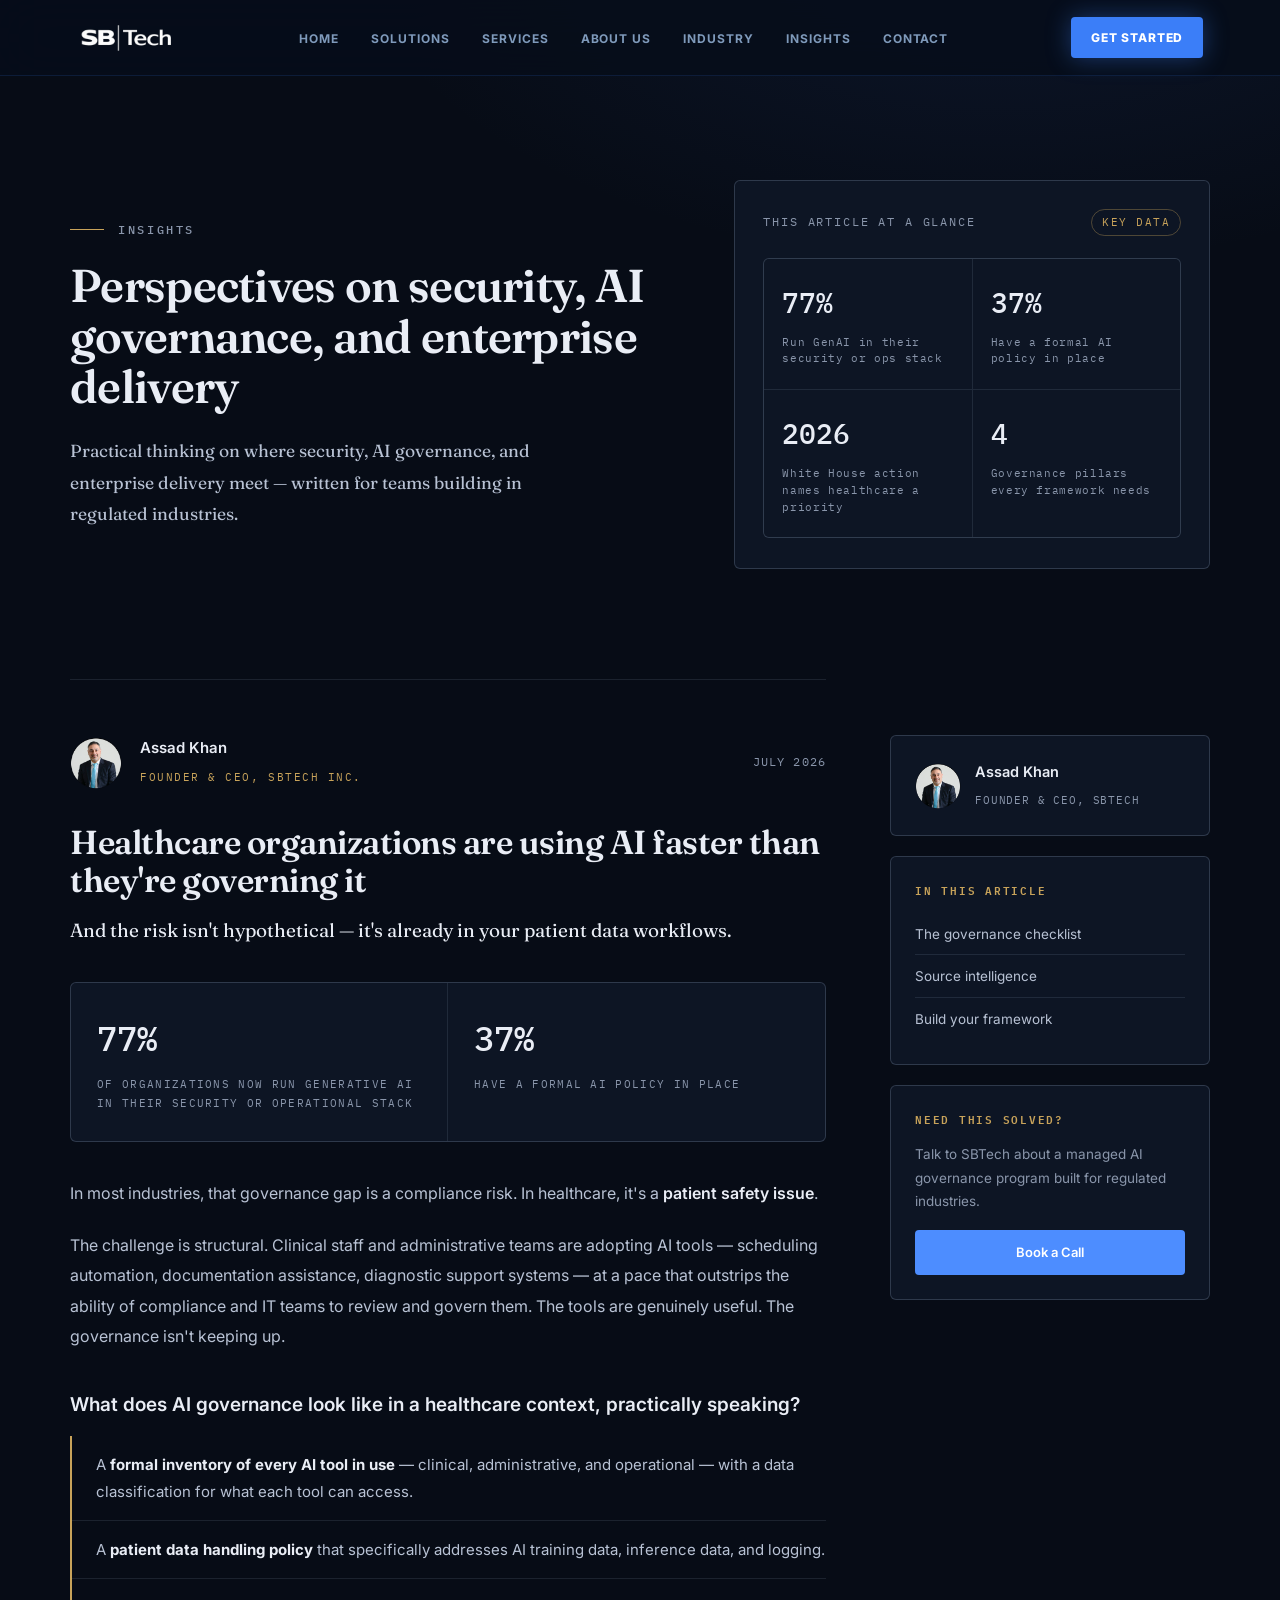
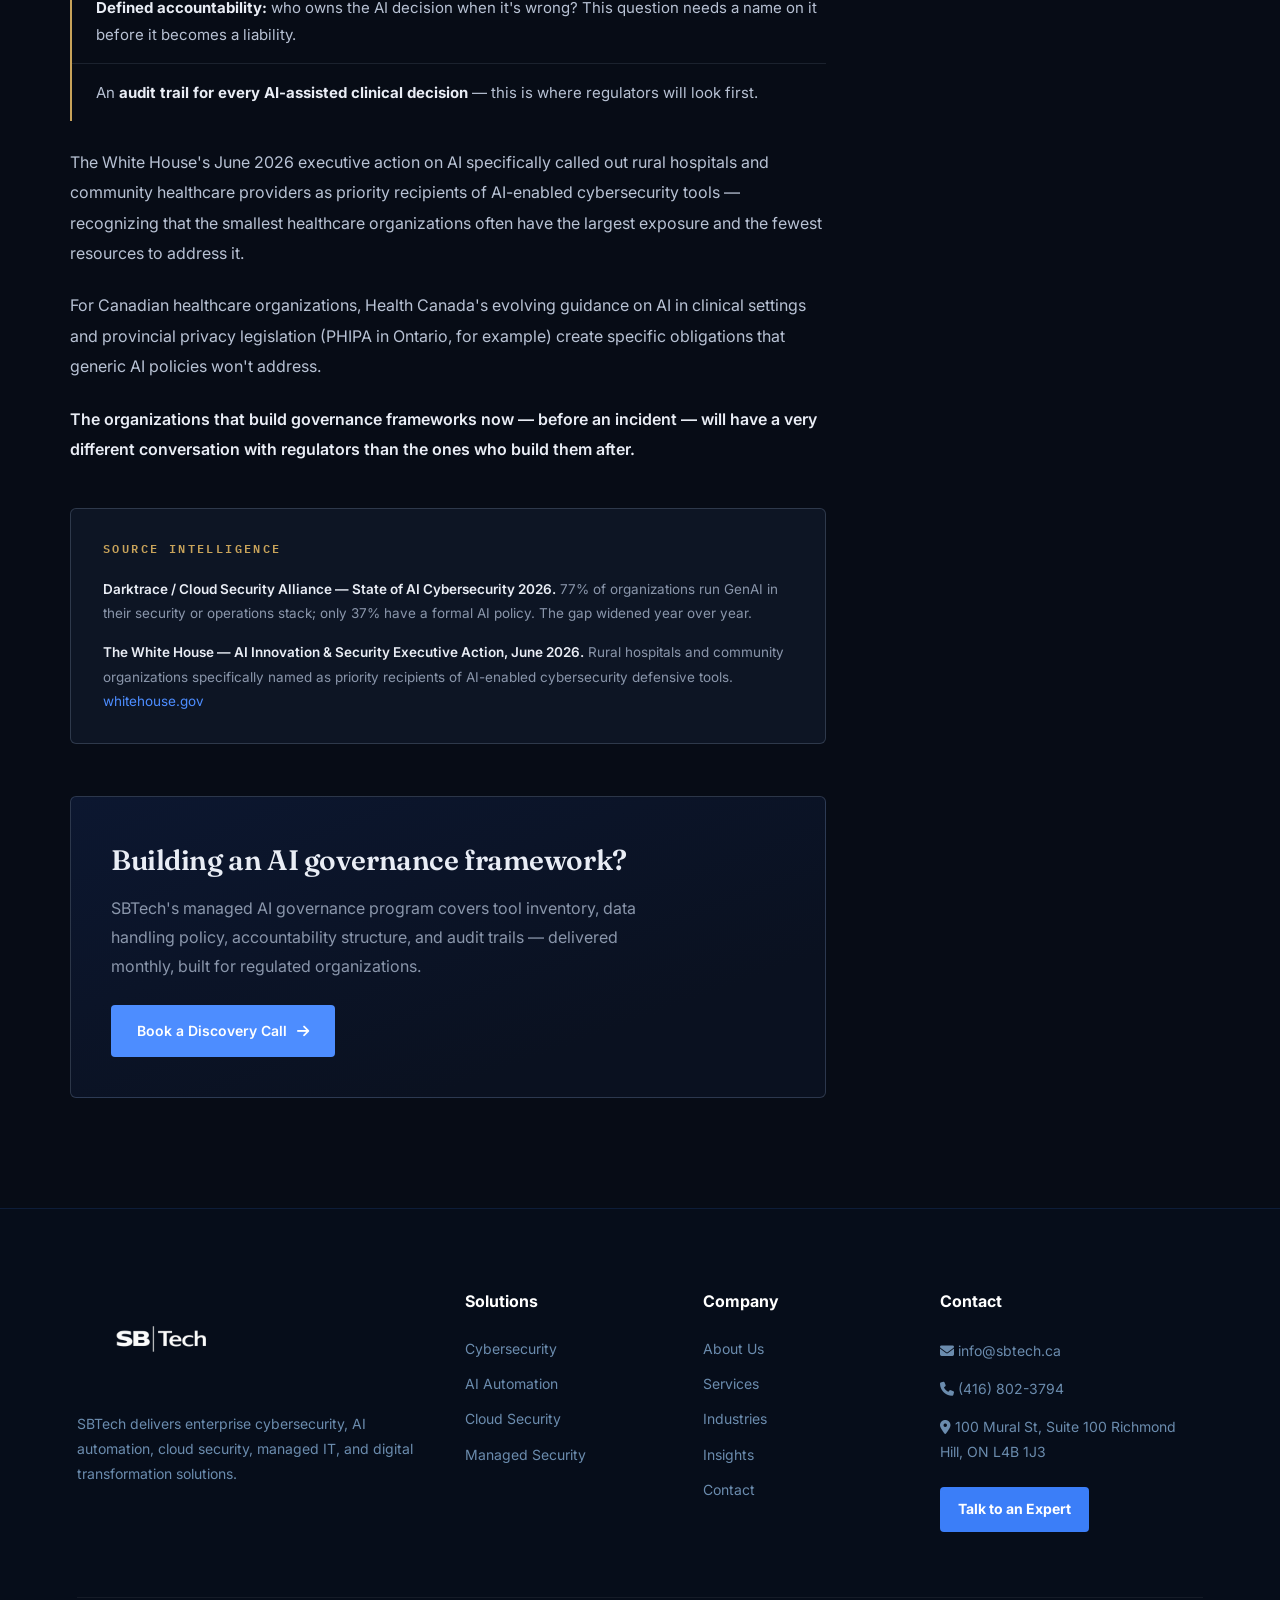
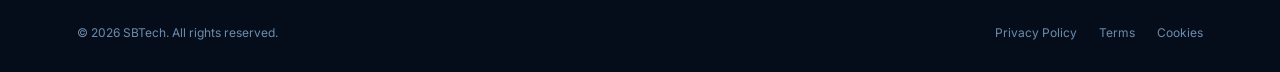
<file: insights.html>
<!DOCTYPE html>
<html lang="en">
<head>
<script>if("IntersectionObserver" in window)document.documentElement.classList.add("js")</script>
<meta charset="UTF-8">
<meta name="viewport" content="width=device-width, initial-scale=1.0">
<link rel="icon" type="image/png" href="assets/images/favicon.png">
<title>Insights — Healthcare Organizations Are Using AI Faster Than They're Governing It | SBTech</title>
<meta name="description" content="77% of organizations now run generative AI in their security or operational stack, but only 37% have a formal AI policy. In healthcare, that governance gap is a patient safety issue.">

<link rel="stylesheet" href="css/navbar.css">
<link rel="stylesheet" href="css/footer.css">
<link rel="preconnect" href="https://fonts.googleapis.com">
<link href="https://fonts.googleapis.com/css2?family=Fraunces:ital,opsz,wght@0,9..144,400;0,9..144,500;0,9..144,600;1,9..144,500&family=Inter:wght@300;400;500;600;700&family=IBM+Plex+Mono:wght@400;500;600&display=swap" rel="stylesheet">
<link rel="stylesheet" href="https://cdnjs.cloudflare.com/ajax/libs/font-awesome/6.7.2/css/all.min.css">

<style>
*{margin:0;padding:0;box-sizing:border-box}

:root{
--fd:'Fraunces',Georgia,serif;
--fb:'Inter',sans-serif;
--fm:'IBM Plex Mono',monospace;
--bg:#070c16;--soft:#0a1120;--card:#0d1524;
--head:#e9edf5;--text:#b8c2d4;--muted:#8a96ab;
--line:rgba(150,170,200,.14);--line-strong:rgba(150,170,200,.24);
--accent:#4d8dff;--brass:#c8a35a;
}

html{scroll-behavior:smooth}
body{background:var(--bg);color:var(--text);overflow-x:hidden;font-family:var(--fb);line-height:1.6;-webkit-font-smoothing:antialiased;width:100%}
h1,h2{font-family:var(--fd);font-weight:600;color:var(--head)}
::selection{background:rgba(77,141,255,.25)}

.page-bg{position:fixed;inset:0;z-index:-1;background:
 radial-gradient(1100px 600px at 78% -10%,rgba(45,80,160,.16),transparent 60%),
 var(--bg)}

.eyebrow{font-family:var(--fm);font-size:12px;font-weight:500;letter-spacing:.22em;text-transform:uppercase;color:var(--muted);display:flex;align-items:center;gap:14px;margin-bottom:22px}
.eyebrow:before{content:"";width:34px;height:1px;background:var(--brass)}

/* ===== HERO: text left, stat panel right — fills the width instead of leaving it blank ===== */
.page-head{
  display:grid;grid-template-columns:1.25fr 1fr;gap:70px;align-items:center;
  max-width:1440px;margin:0 auto;padding:180px 70px 90px;width:100%;
}
.page-head h1{font-size:clamp(34px,3.6vw,56px);letter-spacing:-.015em;line-height:1.1}
.page-head .lede{margin-top:22px;font-family:var(--fd);font-size:17.5px;line-height:1.8;color:var(--text);max-width:480px}

.hero-panel{border:1px solid var(--line-strong);border-radius:6px;background:var(--card);padding:28px 28px 30px}
.hero-panel-head{display:flex;align-items:center;justify-content:space-between;margin-bottom:22px}
.hero-panel-head span:first-child{font-family:var(--fm);font-size:11.5px;letter-spacing:.16em;text-transform:uppercase;color:var(--muted)}
.hero-panel-head .tag{font-family:var(--fm);font-size:10.5px;letter-spacing:.14em;text-transform:uppercase;color:var(--brass);border:1px solid rgba(200,163,90,.35);border-radius:20px;padding:4px 10px}
.hero-stat-grid{display:grid;grid-template-columns:1fr 1fr;gap:1px;background:var(--line);border:1px solid var(--line);border-radius:6px;overflow:hidden}
.hero-stat{background:var(--card);padding:22px 18px}
.hero-stat .n{font-family:var(--fm);font-weight:500;font-size:28px;color:var(--head);margin-bottom:8px}
.hero-stat .l{font-family:var(--fm);font-size:10.5px;letter-spacing:.06em;color:var(--muted);line-height:1.6}

/* ===== ARTICLE + SIDEBAR: two columns so content spans the full width ===== */
.article-wrap{
  display:grid;grid-template-columns:minmax(0,1fr) 320px;gap:64px;
  max-width:1440px;margin:0 auto;padding:20px 70px 110px;width:100%;align-items:start;
}
.article{border-top:1px solid var(--line);padding-top:56px;min-width:0}

.article-meta{display:flex;align-items:center;gap:18px;margin-bottom:34px}
.article-meta img{width:52px;height:52px;border-radius:50%;object-fit:cover}
.article-meta .who strong{display:block;font-family:var(--fb);font-weight:600;color:var(--head);font-size:15px;margin-bottom:3px}
.article-meta .who span{font-family:var(--fm);font-size:11px;letter-spacing:.14em;text-transform:uppercase;color:var(--brass)}
.article-meta time{margin-left:auto;font-family:var(--fm);font-size:11.5px;letter-spacing:.1em;text-transform:uppercase;color:var(--muted)}

.article h2.a-title{font-size:clamp(26px,2.6vw,36px);letter-spacing:-.015em;line-height:1.15;margin-bottom:14px}
.article .standfirst{font-family:var(--fd);font-weight:400;font-size:19px;line-height:1.7;color:var(--head);margin-bottom:34px}
.article p{font-size:16px;line-height:1.9;margin-bottom:22px}
.article p strong{color:var(--head);font-weight:600}

.stat-callout{display:grid;grid-template-columns:1fr 1fr;border:1px solid var(--line-strong);border-radius:6px;overflow:hidden;background:var(--card);margin:36px 0}
.stat-callout>div{padding:28px 26px}
.stat-callout>div:first-child{border-right:1px solid var(--line)}
.stat-callout .n{font-family:var(--fm);font-weight:500;font-size:34px;color:var(--head);margin-bottom:10px}
.stat-callout .l{font-family:var(--fm);font-size:11px;letter-spacing:.12em;text-transform:uppercase;color:var(--muted);line-height:1.7}

.article h3{font-family:var(--fb);font-weight:600;color:var(--head);font-size:19px;margin:38px 0 16px}
.gov-list{list-style:none;margin:0 0 26px;border-left:2px solid var(--brass);padding-left:0}
.gov-list li{padding:15px 0 15px 24px;border-bottom:1px solid var(--line);font-size:15px;line-height:1.8}
.gov-list li:last-child{border-bottom:none}
.gov-list li strong{color:var(--head)}

.sources{margin-top:44px;border:1px solid var(--line-strong);border-radius:6px;background:var(--card);padding:30px 32px}
.sources h3{font-family:var(--fm);font-size:12px;letter-spacing:.2em;text-transform:uppercase;color:var(--brass);margin:0 0 18px;font-weight:600}
.sources p{font-size:13.5px;line-height:1.8;color:var(--muted);margin-bottom:15px}
.sources p:last-child{margin-bottom:0}
.sources strong{color:var(--head);font-weight:600}
.sources a{color:var(--accent);text-decoration:none}
.sources a:hover{text-decoration:underline}

.article-cta{margin-top:52px;padding:40px;border-radius:6px;background:linear-gradient(160deg,#0c1730,#0a1120 75%);border:1px solid var(--line-strong)}
.article-cta h2{font-size:clamp(22px,2.2vw,30px);letter-spacing:-.015em;margin-bottom:12px}
.article-cta p{color:var(--muted);line-height:1.8;margin-bottom:24px;max-width:560px}
.btn{display:inline-flex;align-items:center;gap:10px;text-decoration:none;border-radius:4px;padding:15px 26px;font-weight:600;font-size:14px;background:var(--accent);color:#fff;transition:background .2s}
.btn:hover{background:#3d7bea}

/* ===== SIDEBAR ===== */
.article-aside{position:sticky;top:110px;display:flex;flex-direction:column;gap:20px;padding-top:56px}
.aside-card{border:1px solid var(--line-strong);border-radius:6px;background:var(--card);padding:24px}
.aside-card h4{font-family:var(--fm);font-size:11px;letter-spacing:.16em;text-transform:uppercase;color:var(--brass);margin-bottom:16px;font-weight:600}

.aside-author{display:flex;align-items:center;gap:14px}
.aside-author img{width:46px;height:46px;border-radius:50%;object-fit:cover}
.aside-author strong{display:block;color:var(--head);font-size:14.5px;font-weight:600;margin-bottom:2px}
.aside-author span{font-family:var(--fm);font-size:10.5px;letter-spacing:.08em;color:var(--muted);text-transform:uppercase}

.toc-list{list-style:none;display:flex;flex-direction:column;gap:2px}
.toc-list a{display:block;font-size:13.5px;color:var(--text);text-decoration:none;padding:9px 0;border-bottom:1px solid var(--line);transition:color .15s}
.toc-list li:last-child a{border-bottom:none}
.toc-list a:hover{color:var(--accent)}

.aside-cta p{font-size:13.5px;line-height:1.75;color:var(--muted);margin-bottom:16px}
.aside-cta .btn{width:100%;justify-content:center;padding:12px 20px;font-size:13px}

/* Reveal animation — content is visible by default; JS only adds a fade-in.
   It never hides content permanently, so it can't leave the page blank on
   back/forward navigation. */
.reveal{opacity:1;transform:none}
html.js .reveal{opacity:0;transform:translateY(18px);transition:opacity .7s ease,transform .7s ease}
html.js .reveal.show{opacity:1;transform:translateY(0)}
@media(prefers-reduced-motion:reduce){
html.js .reveal{opacity:1;transform:none;transition:none}
html{scroll-behavior:auto}
}

@media(max-width:1100px){
.page-head{grid-template-columns:1fr;gap:40px;padding:160px 60px 60px}
.page-head .lede{max-width:100%}
.article-wrap{grid-template-columns:1fr;gap:0;padding:20px 60px 90px}
.article-aside{position:static;padding-top:0;margin-top:48px;flex-direction:row;flex-wrap:wrap}
.aside-card{flex:1 1 260px}
}

@media(max-width:700px){
.page-head{padding:140px 24px 44px}
.article-wrap{padding:16px 24px 80px}
.stat-callout{grid-template-columns:1fr}
.stat-callout>div:first-child{border-right:none;border-bottom:1px solid var(--line)}
.hero-stat-grid{grid-template-columns:1fr 1fr}
.article-cta{padding:30px 24px}
.article-meta time{display:none}
.article-aside{flex-direction:column}
}

.logo-light{display:none}
.logo-dark{display:block}
.logo-img{height:100px;width:auto;object-fit:contain}
</style>
</head>
<body>

<div class="page-bg"></div>

<header class="site-header" id="siteHeader">
  <nav class="sb-navbar">
<a href="index.html" class="logo-text">
  <img src="assets/images/logo-dark.png" class="logo-img logo-dark" alt="SBTech Logo">
  <img src="assets/images/logo-light.png" class="logo-img logo-light" alt="SBTech Logo">
</a>

    <ul class="sb-nav-links">
      <li><a href="index.html">Home</a></li>
      <li><a href="solutions.html">Solutions</a></li>
      <li><a href="services.html">Services</a></li>
      <li><a href="about.html">About Us</a></li>
      <li><a href="industries.html">Industry</a></li>
      <li><a href="insights.html">Insights</a></li>
      <li><a href="contact.html">Contact</a></li>
    </ul>

    <div class="sb-nav-actions">
      <a href="contact.html" class="sb-nav-cta">Get Started</a>

      <button class="sb-hamburger" id="hamburgerBtn" onclick="toggleMenu()" type="button">
  <span></span>
  <span></span>
  <span></span>
</button>
    </div>
  </nav>
</header>

<div class="sb-mobile-menu" id="mobileMenu">
  <a href="index.html" onclick="closeMenu()">Home</a>
  <a href="solutions.html" onclick="closeMenu()">Solutions</a>
  <a href="services.html" onclick="closeMenu()">Services</a>
  <a href="industries.html" onclick="closeMenu()">Industries</a>
  <a href="about.html" onclick="closeMenu()">Company</a>
  <a href="insights.html" onclick="closeMenu()">Insights</a>
  <a href="contact.html" onclick="closeMenu()" class="mobile-cta">Get Started →</a>
</div>

<main>

<div class="page-head">
  <div class="reveal">
    <div class="eyebrow">Insights</div>
    <h1>Perspectives on security, AI governance, and enterprise delivery</h1>
    <p class="lede">Practical thinking on where security, AI governance, and enterprise delivery meet — written for teams building in regulated industries.</p>
  </div>

  <div class="hero-panel reveal">
    <div class="hero-panel-head">
      <span>This Article At A Glance</span>
      <span class="tag">Key Data</span>
    </div>
    <div class="hero-stat-grid">
      <div class="hero-stat">
        <div class="n">77%</div>
        <div class="l">Run GenAI in their security or ops stack</div>
      </div>
      <div class="hero-stat">
        <div class="n">37%</div>
        <div class="l">Have a formal AI policy in place</div>
      </div>
      <div class="hero-stat">
        <div class="n">2026</div>
        <div class="l">White House action names healthcare a priority</div>
      </div>
      <div class="hero-stat">
        <div class="n">4</div>
        <div class="l">Governance pillars every framework needs</div>
      </div>
    </div>
  </div>
</div>

<div class="article-wrap">
<article class="article reveal">

  <div class="article-meta">
    <img src="assets/images/assad-khan.png" alt="Assad Khan">
    <div class="who">
      <strong>Assad Khan</strong>
      <span>Founder &amp; CEO, SBTech Inc.</span>
    </div>
    <time datetime="2026-07">July 2026</time>
  </div>

  <h2 class="a-title">Healthcare organizations are using AI faster than they're governing it</h2>

  <p class="standfirst">
    And the risk isn't hypothetical — it's already in your patient data workflows.
  </p>

  <div class="stat-callout">
    <div>
      <div class="n">77%</div>
      <div class="l">of organizations now run generative AI in their security or operational stack</div>
    </div>
    <div>
      <div class="n">37%</div>
      <div class="l">have a formal AI policy in place</div>
    </div>
  </div>

  <p>
    In most industries, that governance gap is a compliance risk. In healthcare,
    it's a <strong>patient safety issue</strong>.
  </p>

  <p>
    The challenge is structural. Clinical staff and administrative teams are adopting
    AI tools — scheduling automation, documentation assistance, diagnostic support
    systems — at a pace that outstrips the ability of compliance and IT teams to
    review and govern them. The tools are genuinely useful. The governance isn't
    keeping up.
  </p>

  <h3 id="governance-checklist">What does AI governance look like in a healthcare context, practically speaking?</h3>

  <ul class="gov-list">
    <li>A <strong>formal inventory of every AI tool in use</strong> — clinical, administrative, and operational — with a data classification for what each tool can access.</li>
    <li>A <strong>patient data handling policy</strong> that specifically addresses AI training data, inference data, and logging.</li>
    <li><strong>Defined accountability:</strong> who owns the AI decision when it's wrong? This question needs a name on it before it becomes a liability.</li>
    <li>An <strong>audit trail for every AI-assisted clinical decision</strong> — this is where regulators will look first.</li>
  </ul>

  <p>
    The White House's June 2026 executive action on AI specifically called out rural
    hospitals and community healthcare providers as priority recipients of AI-enabled
    cybersecurity tools — recognizing that the smallest healthcare organizations often
    have the largest exposure and the fewest resources to address it.
  </p>

  <p>
    For Canadian healthcare organizations, Health Canada's evolving guidance on AI in
    clinical settings and provincial privacy legislation (PHIPA in Ontario, for
    example) create specific obligations that generic AI policies won't address.
  </p>

  <p>
    <strong>The organizations that build governance frameworks now — before an incident —
    will have a very different conversation with regulators than the ones who build
    them after.</strong>
  </p>

  <div class="sources" id="sources">
    <h3 style="margin-top:0">Source Intelligence</h3>
    <p>
      <strong>Darktrace / Cloud Security Alliance — State of AI Cybersecurity 2026.</strong>
      77% of organizations run GenAI in their security or operations stack; only 37%
      have a formal AI policy. The gap widened year over year.
    </p>
    <p>
      <strong>The White House — AI Innovation &amp; Security Executive Action, June 2026.</strong>
      Rural hospitals and community organizations specifically named as priority
      recipients of AI-enabled cybersecurity defensive tools.
      <a href="https://www.whitehouse.gov" rel="noopener" target="_blank">whitehouse.gov</a>
    </p>
  </div>

  <div class="article-cta" id="contact-cta">
    <h2>Building an AI governance framework?</h2>
    <p>
      SBTech's managed AI governance program covers tool inventory, data handling
      policy, accountability structure, and audit trails — delivered monthly, built
      for regulated organizations.
    </p>
    <a href="contact.html" class="btn">Book a Discovery Call <i class="fas fa-arrow-right"></i></a>
  </div>

</article>

<aside class="article-aside reveal">

  <div class="aside-card aside-author">
    <img src="assets/images/assad-khan.png" alt="Assad Khan">
    <div>
      <strong>Assad Khan</strong>
      <span>Founder &amp; CEO, SBTech</span>
    </div>
  </div>

  <div class="aside-card">
    <h4>In This Article</h4>
    <ul class="toc-list">
      <li><a href="#governance-checklist">The governance checklist</a></li>
      <li><a href="#sources">Source intelligence</a></li>
      <li><a href="#contact-cta">Build your framework</a></li>
    </ul>
  </div>

  <div class="aside-card aside-cta">
    <h4>Need This Solved?</h4>
    <p>Talk to SBTech about a managed AI governance program built for regulated industries.</p>
    <a href="contact.html" class="btn">Book a Call</a>
  </div>

</aside>
</div>

</main>

<footer class="sb-footer">
  <div class="sb-footer-grid">

    <div class="sb-footer-brand">
     <a href="index.html" class="logo-text">
  <img src="assets/images/logo-dark.png" class="logo-img logo-dark" alt="SBTech Logo">
  <img src="assets/images/logo-light.png" class="logo-img logo-light" alt="SBTech Logo">
</a>

      <p>
        SBTech delivers enterprise cybersecurity, AI automation,
        cloud security, managed IT, and digital transformation solutions.
      </p>

          </div>

    <div class="sb-footer-col">
      <h4>Solutions</h4>
      <a href="solutions.html">Cybersecurity</a>
      <a href="solutions.html">AI Automation</a>
      <a href="solutions.html">Cloud Security</a>
      <a href="solutions.html">Managed Security</a>
    </div>

    <div class="sb-footer-col">
      <h4>Company</h4>
      <a href="about.html">About Us</a>
      <a href="services.html">Services</a>
      <a href="industries.html">Industries</a>
      <a href="insights.html">Insights</a>
      <a href="contact.html">Contact</a>
    </div>

    <div class="sb-footer-col">
        <h4>Contact</h4>

        <p>
          <i class="fas fa-envelope"></i>
          <a href="mailto:info@sbtech.ca">info@sbtech.ca</a>
        </p>

        <p>
          <i class="fas fa-phone"></i>
          <a href="tel:+14168023794">(416) 802-3794</a>
        </p>

        <p>
          <i class="fas fa-location-dot"></i>
         100 Mural St, Suite 100
Richmond Hill, ON L4B 1J3
        </p>

        <a href="contact.html" class="footer-contact-btn">
          Talk to an Expert
        </a>
      </div>

    </div>

  </div>

  <div class="sb-footer-bottom">
    <p>© <span id="copyrightYear"></span> SBTech. All rights reserved.</p>

    <div>
      <a href="privacy-policy.html">Privacy Policy</a>
      <a href="terms.html">Terms</a>
      <a href="cookies.html">Cookies</a>
    </div>
  </div>
</footer>

<script src="js/navbar.js"></script>
<script src="js/footer.js"></script>

<script>
const reveals=document.querySelectorAll(".reveal");

function showAllReveals(){
  reveals.forEach(el=>el.classList.add("show"));
}

if("IntersectionObserver" in window){
  const observer=new IntersectionObserver((entries,obs)=>{
    entries.forEach(entry=>{
      if(entry.isIntersecting){
        entry.target.classList.add("show");
        obs.unobserve(entry.target);
      }
    });
  },{threshold:.15});
  reveals.forEach(el=>observer.observe(el));
} else {
  showAllReveals();
}

/* Fix: pages restored from the browser's back/forward cache (bfcache)
   could leave .reveal content stuck at opacity:0. Forcing "show" on
   pageshow guarantees content is always visible when navigating back. */
window.addEventListener("pageshow", function(event){
  showAllReveals();
});

window.addEventListener("load", function(){
  setTimeout(showAllReveals, 1200);
});
</script>

</body>
</html>
</file>
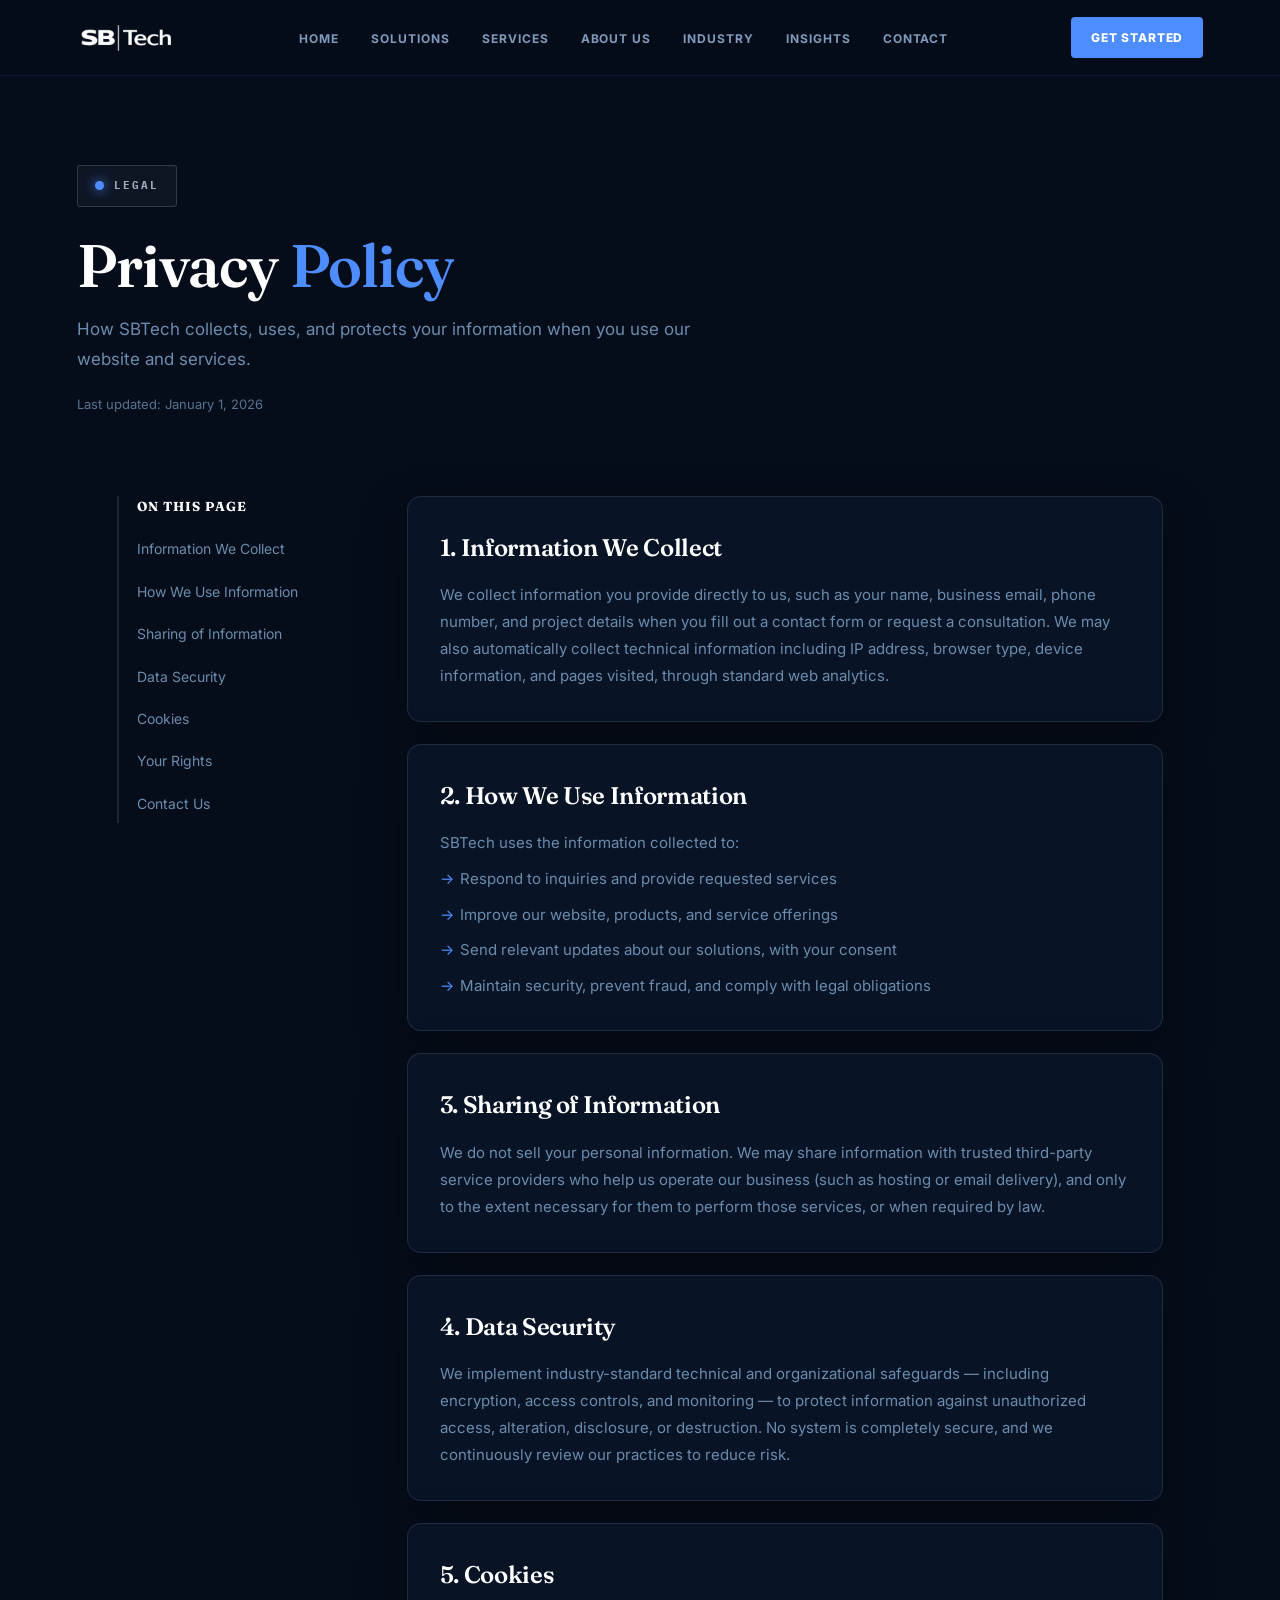
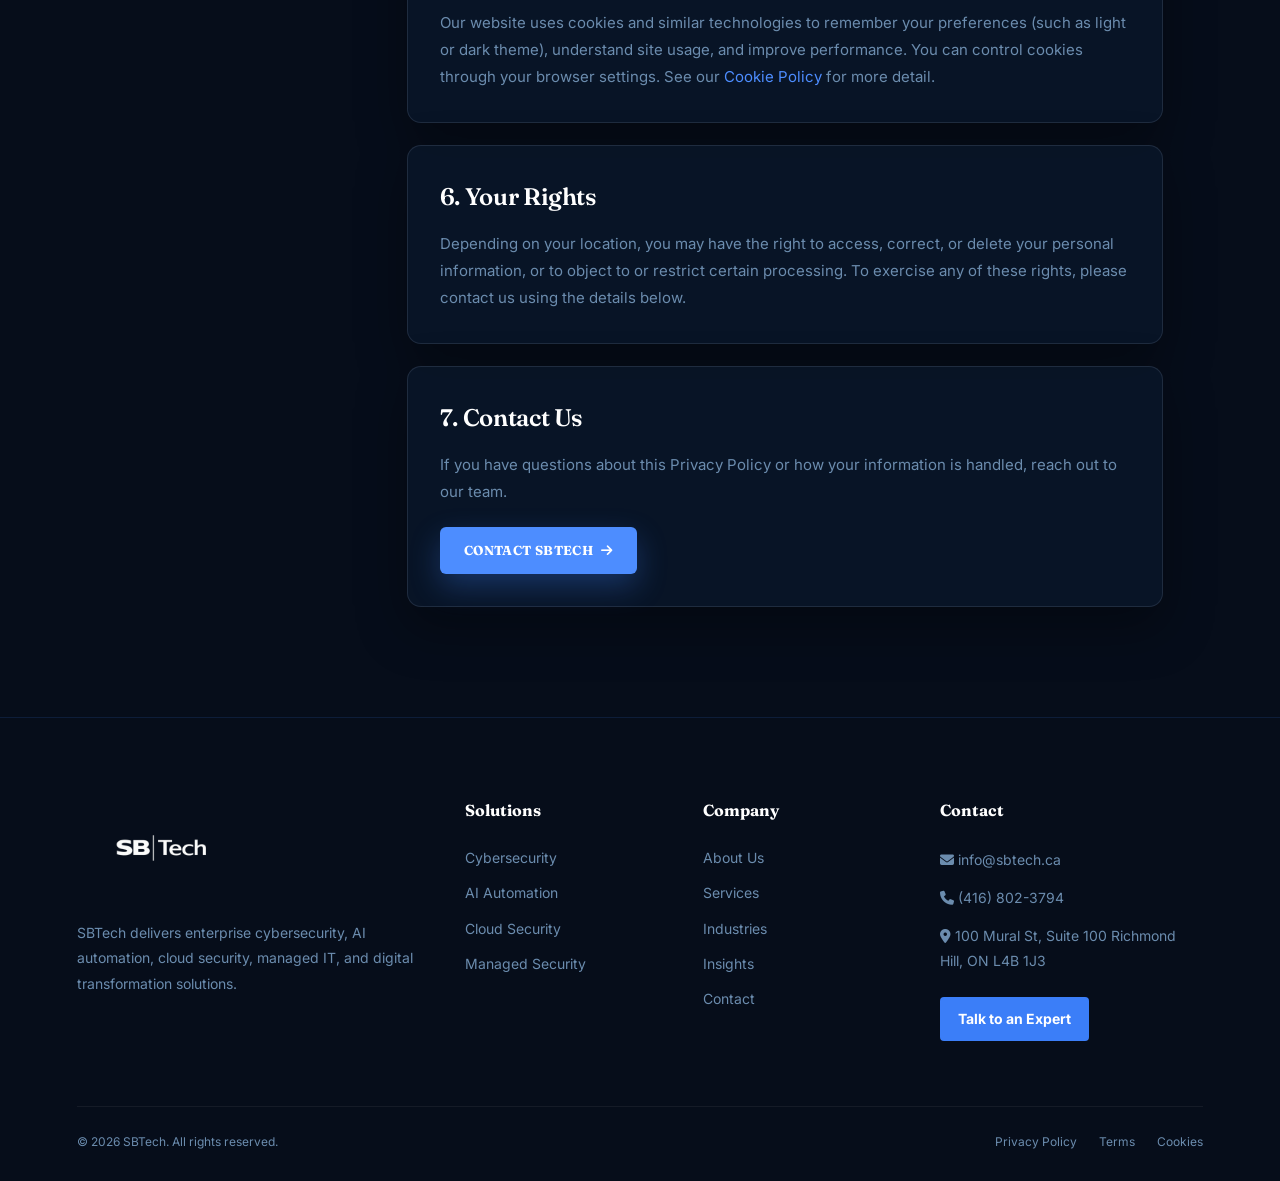
<file: privacy-policy.html>
<!DOCTYPE html>
<html lang="en">
<head>
<meta charset="UTF-8">
<meta name="viewport" content="width=device-width, initial-scale=1.0">
<link rel="icon" type="image/png" href="assets/images/favicon.png">
<meta name="description" content="SBTech Privacy Policy — how we collect, use, and protect your information.">
<title>Privacy Policy | SBTech</title>

<link href="https://fonts.googleapis.com/css2?family=Plus+Jakarta+Sans:wght@400;500;600;700;800&family=Inter:wght@300;400;500;600;700&display=swap" rel="stylesheet">
<link rel="stylesheet" href="https://cdnjs.cloudflare.com/ajax/libs/font-awesome/6.7.2/css/all.min.css">
<link rel="stylesheet" href="css/navbar.css">
<link rel="stylesheet" href="css/footer.css">
<link rel="stylesheet" href="css/legal.css">
<style>
  .logo-light {
  display: none;
}

.logo-dark {
  display: block;
}

html.light .logo-dark {
  display: none;
}

html.light .logo-light {
  display: block;
}
.logo-img{
    height: 100px;
    width: auto;
    object-fit: contain;
}
</style>
<link rel="stylesheet" href="css/premium.css">
</head>
<body>

<div class="page-bg">
  <div class="grid-bg"></div>
  <div class="orb one"></div>
  <div class="orb two"></div>
</div>

<header class="site-header" id="siteHeader">
  <nav class="sb-navbar">
   <a href="index.html" class="logo-text">
  <img src="assets/images/logo-dark.png" class="logo-img logo-dark" alt="SBTech Logo">
  <img src="assets/images/logo-light.png" class="logo-img logo-light" alt="SBTech Logo">
</a>

    <ul class="sb-nav-links">
      <li><a href="index.html">Home</a></li>
      <li><a href="solutions.html">Solutions</a></li>
      <li><a href="services.html">Services</a></li>
      <li><a href="about.html">About Us</a></li>
      <li><a href="industries.html">Industry</a></li>
      <li><a href="insights.html">Insights</a></li>
      <li><a href="contact.html">Contact</a></li>
    </ul>

    <div class="sb-nav-actions">
      <a href="contact.html" class="sb-nav-cta">Get Started</a>

      <!-- <button class="sb-hamburger" onclick="toggleMenu()" type="button">
        <span></span>
        <span></span>
        <span></span>
      </button> -->
      <button class="sb-hamburger" id="hamburgerBtn" onclick="toggleMenu()" type="button">
  <span></span>
  <span></span>
  <span></span>
</button>
    </div>
  </nav>
</header>

<div class="sb-mobile-menu" id="mobileMenu">
  <a href="index.html" onclick="closeMenu()">Home</a>
  <a href="solutions.html" onclick="closeMenu()">Solutions</a>
  <a href="services.html" onclick="closeMenu()">Services</a>
  <a href="industries.html" onclick="closeMenu()">Industries</a>
  <a href="about.html" onclick="closeMenu()">Company</a>
  <a href="insights.html" onclick="closeMenu()">Insights</a>
  <a href="contact.html" onclick="closeMenu()" class="mobile-cta">Get Started →</a>
</div>

<main>
<section class="legal-hero">
  <div class="badge"><span class="dot"></span>Legal</div>
  <h1>Privacy <span>Policy</span></h1>
  <p>How SBTech collects, uses, and protects your information when you use our website and services.</p>
  <p class="updated">Last updated: January 1, 2026</p>
</section>

<section class="legal-body">
  <aside class="legal-toc reveal">
    <h4>On this page</h4>
    <a href="#collect">Information We Collect</a>
    <a href="#use">How We Use Information</a>
    <a href="#sharing">Sharing of Information</a>
    <a href="#security">Data Security</a>
    <a href="#cookies">Cookies</a>
    <a href="#rights">Your Rights</a>
    <a href="#contact">Contact Us</a>
  </aside>

  <div class="legal-content reveal">
    <div class="legal-card" id="collect">
      <h2>1. Information We Collect</h2>
      <p>We collect information you provide directly to us, such as your name, business email, phone number, and project details when you fill out a contact form or request a consultation. We may also automatically collect technical information including IP address, browser type, device information, and pages visited, through standard web analytics.</p>
    </div>

    <div class="legal-card" id="use">
      <h2>2. How We Use Information</h2>
      <p>SBTech uses the information collected to:</p>
      <ul>
        <li>Respond to inquiries and provide requested services</li>
        <li>Improve our website, products, and service offerings</li>
        <li>Send relevant updates about our solutions, with your consent</li>
        <li>Maintain security, prevent fraud, and comply with legal obligations</li>
      </ul>
    </div>

    <div class="legal-card" id="sharing">
      <h2>3. Sharing of Information</h2>
      <p>We do not sell your personal information. We may share information with trusted third-party service providers who help us operate our business (such as hosting or email delivery), and only to the extent necessary for them to perform those services, or when required by law.</p>
    </div>

    <div class="legal-card" id="security">
      <h2>4. Data Security</h2>
      <p>We implement industry-standard technical and organizational safeguards — including encryption, access controls, and monitoring — to protect information against unauthorized access, alteration, disclosure, or destruction. No system is completely secure, and we continuously review our practices to reduce risk.</p>
    </div>

    <div class="legal-card" id="cookies">
      <h2>5. Cookies</h2>
      <p>Our website uses cookies and similar technologies to remember your preferences (such as light or dark theme), understand site usage, and improve performance. You can control cookies through your browser settings. See our <a href="cookies.html">Cookie Policy</a> for more detail.</p>
    </div>

    <div class="legal-card" id="rights">
      <h2>6. Your Rights</h2>
      <p>Depending on your location, you may have the right to access, correct, or delete your personal information, or to object to or restrict certain processing. To exercise any of these rights, please contact us using the details below.</p>
    </div>

    <div class="legal-card" id="contact">
      <h2>7. Contact Us</h2>
      <p>If you have questions about this Privacy Policy or how your information is handled, reach out to our team.</p>
      <a href="contact.html" class="legal-btn">Contact SBTech <i class="fas fa-arrow-right"></i></a>
    </div>
  </div>
</section>
</main>

<footer class="sb-footer">
  <div class="sb-footer-grid">

    <div class="sb-footer-brand">
     <a href="index.html" class="logo-text">
  <img src="assets/images/logo-dark.png" class="logo-img logo-dark" alt="SBTech Logo">
  <img src="assets/images/logo-light.png" class="logo-img logo-light" alt="SBTech Logo">
</a>

      <p>
        SBTech delivers enterprise cybersecurity, AI automation,
        cloud security, managed IT, and digital transformation solutions.
      </p>

          </div>

    <div class="sb-footer-col">
      <h4>Solutions</h4>
      <a href="solutions.html">Cybersecurity</a>
      <a href="solutions.html">AI Automation</a>
      <a href="solutions.html">Cloud Security</a>
      <a href="solutions.html">Managed Security</a>
    </div>

    <div class="sb-footer-col">
      <h4>Company</h4>
      <a href="about.html">About Us</a>
      <a href="services.html">Services</a>
      <a href="industries.html">Industries</a>
      <a href="insights.html">Insights</a>
      <a href="contact.html">Contact</a>
    </div>

   <div class="sb-footer-col">
        <h4>Contact</h4>

        <p>
          <i class="fas fa-envelope"></i>
          <a href="mailto:info@sbtech.ca">info@sbtech.ca</a>
        </p>

        <p>
          <i class="fas fa-phone"></i>
          <a href="tel:+14168023794">(416) 802-3794</a>
        </p>

        <p>
          <i class="fas fa-location-dot"></i>
          100 Mural St, Suite 100
Richmond Hill, ON L4B 1J3
        </p>

        <a href="contact.html" class="footer-contact-btn">
          Talk to an Expert
        </a>
      </div>

    </div>

  </div>

  <div class="sb-footer-bottom">
    <p>© <span id="copyrightYear"></span> SBTech. All rights reserved.</p>

    <div>
      <a href="privacy-policy.html">Privacy Policy</a>
      <a href="terms.html">Terms</a>
      <a href="cookies.html">Cookies</a>
    </div>
  </div>
</footer>

<script src="js/navbar.js"></script>
<script src="js/footer.js"></script>
<script src="js/legal.js"></script>
</body>
</html>
</file>
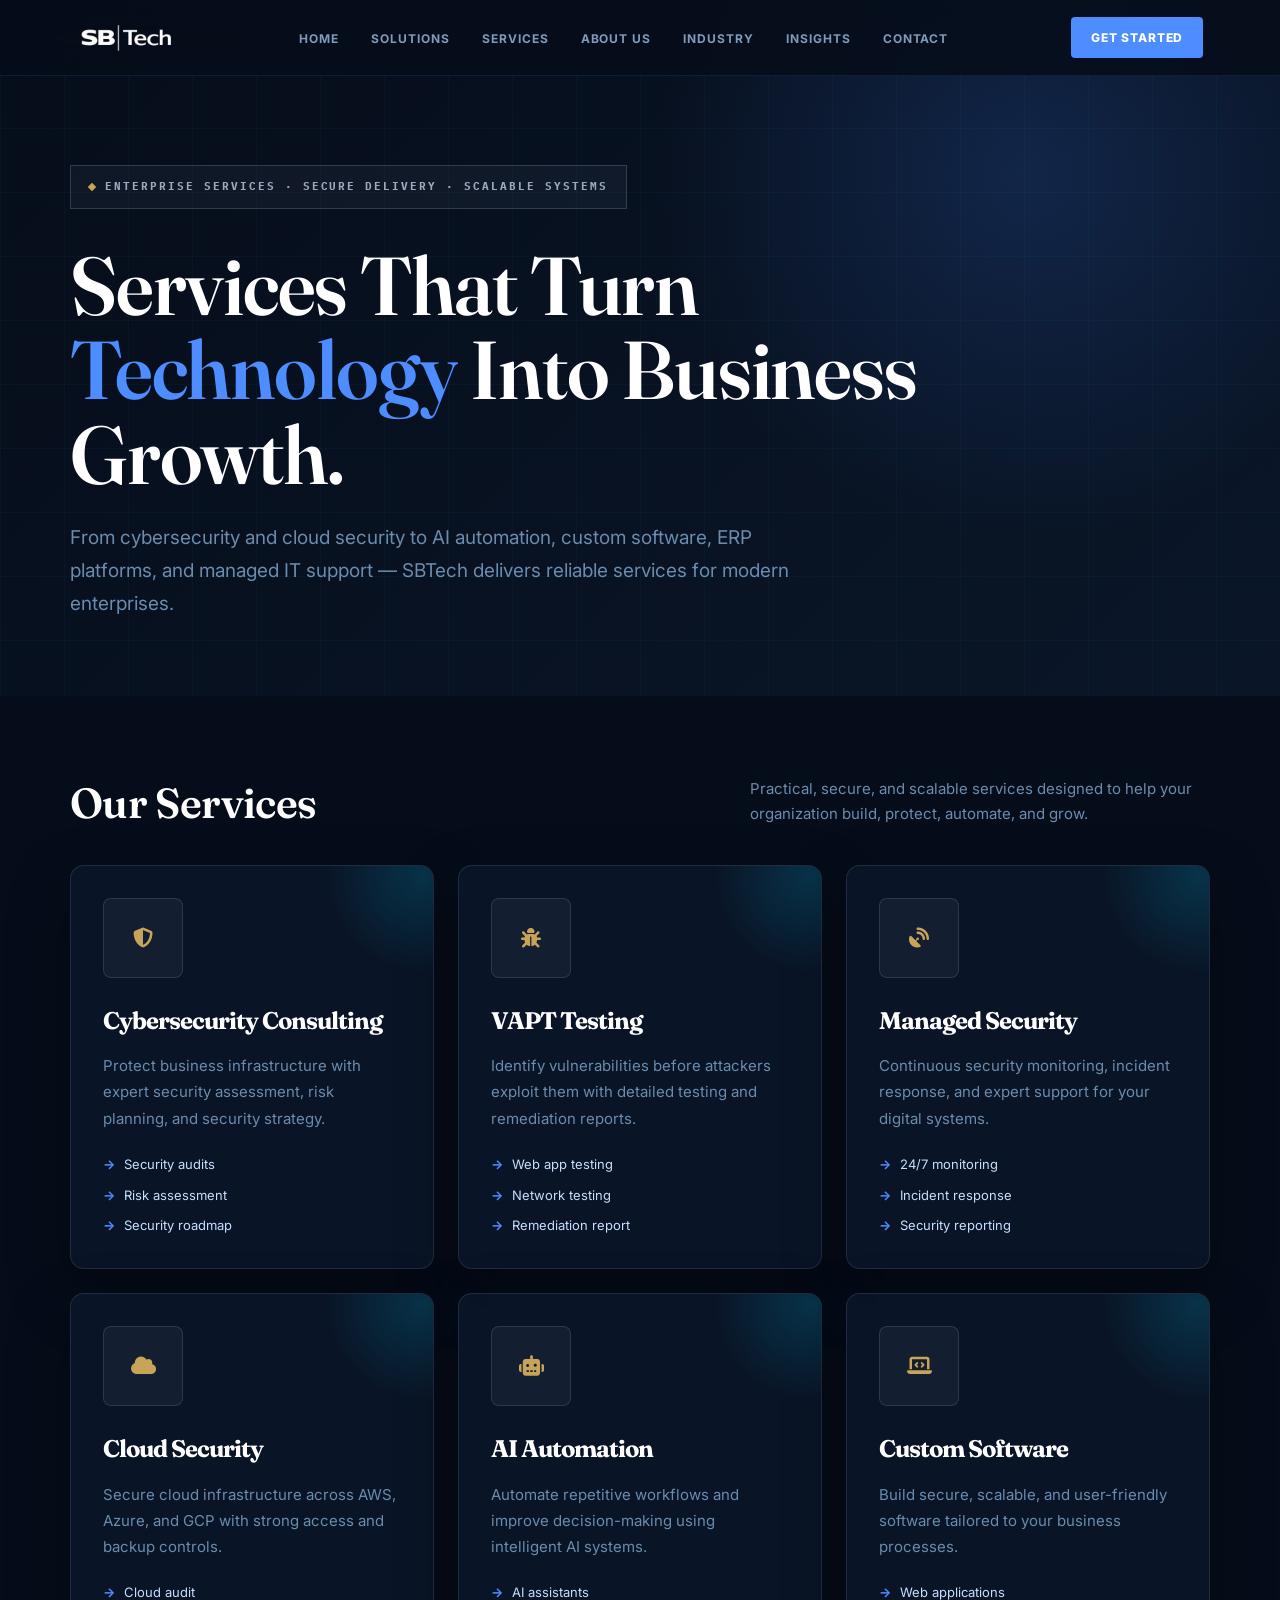
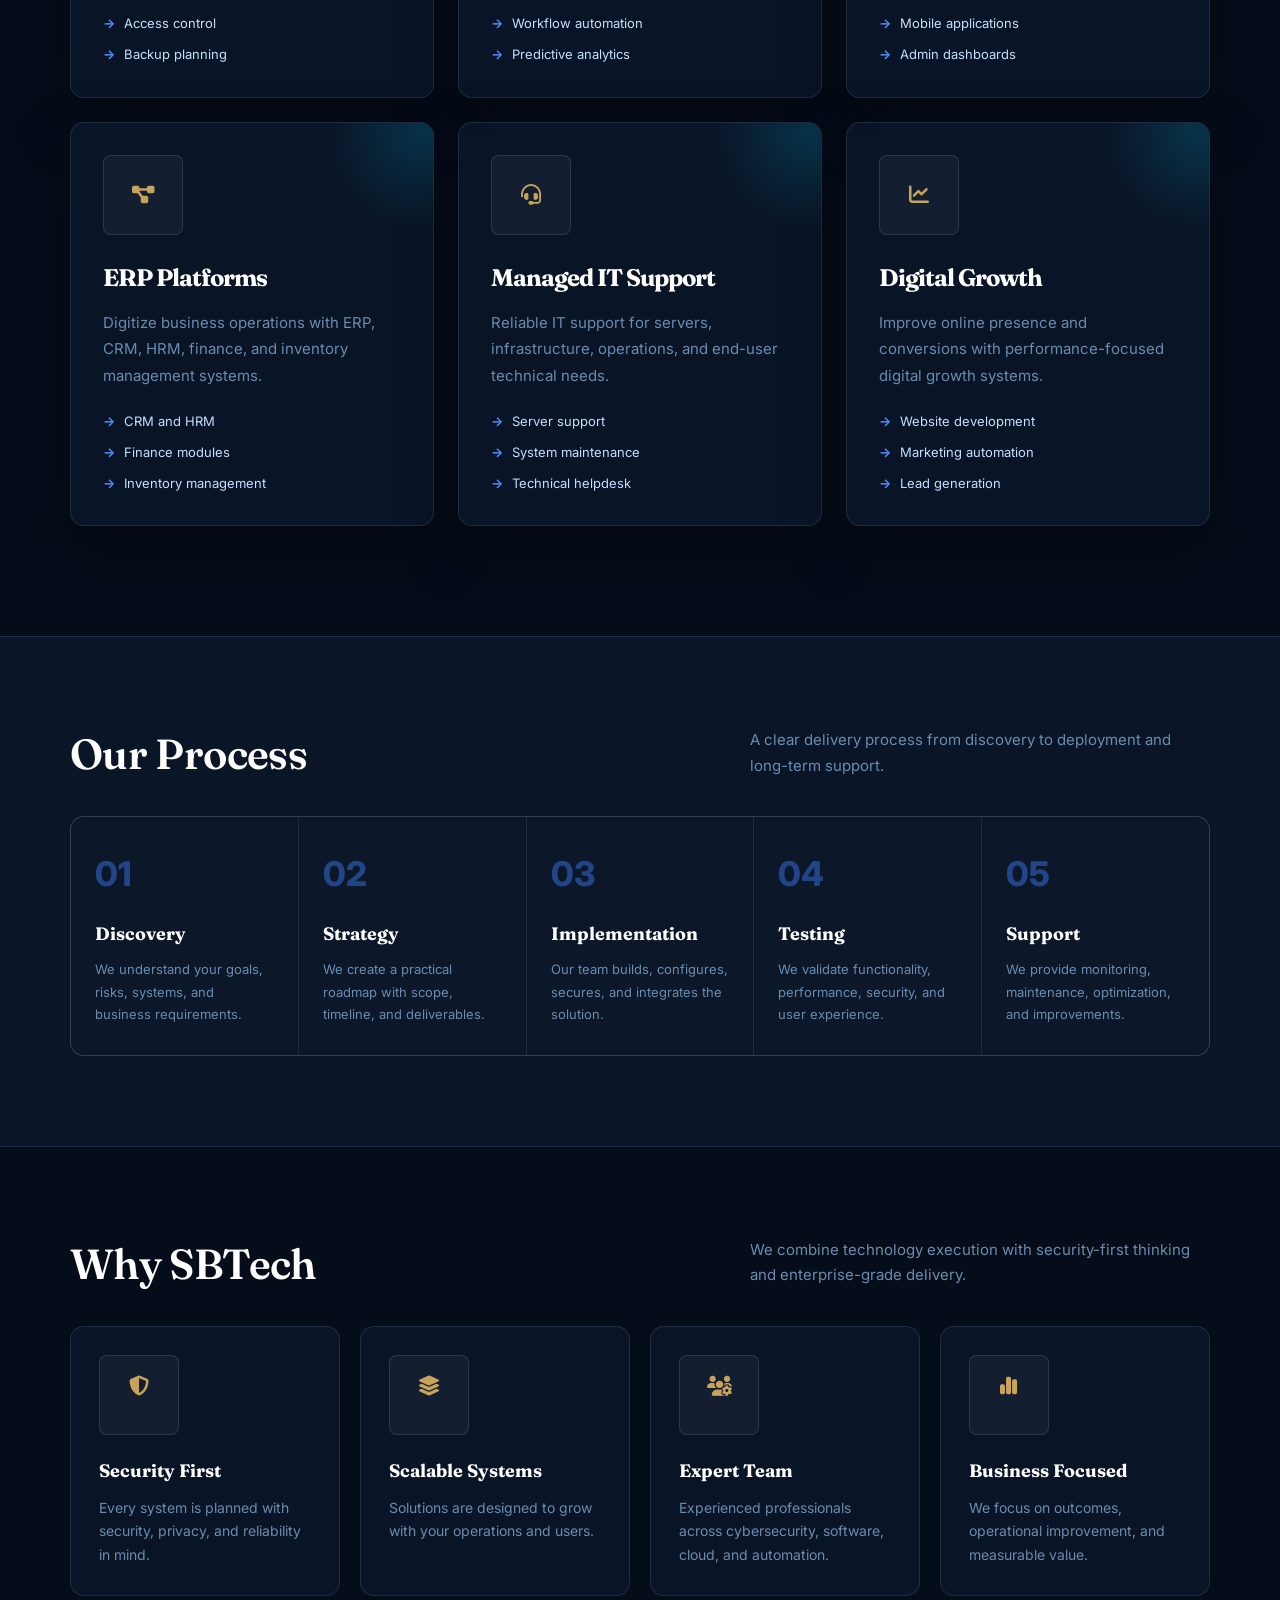
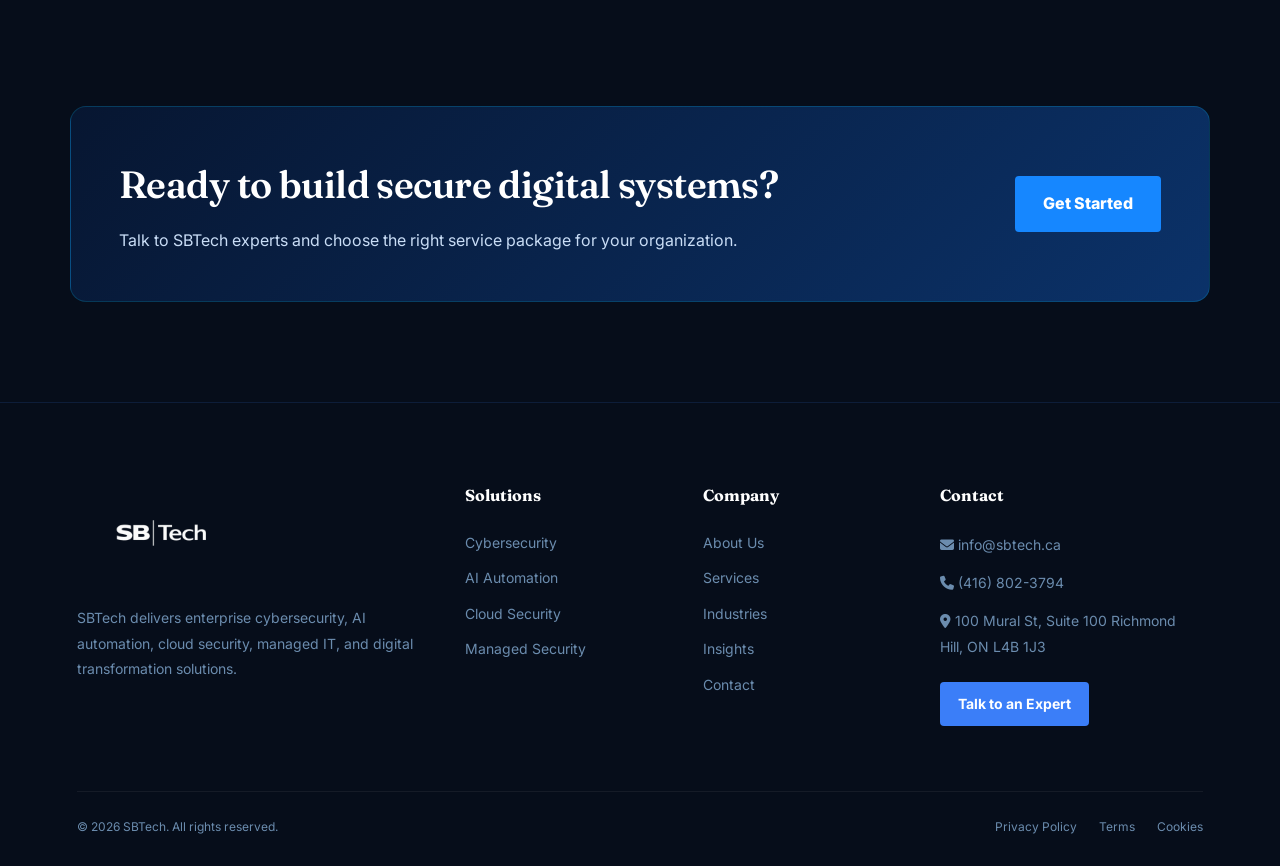
<file: services.html>
<!DOCTYPE html>
<html lang="en">

<head>
    <meta charset="UTF-8" />
    <meta name="viewport" content="width=device-width, initial-scale=1.0" />
<link rel="icon" type="image/png" href="assets/images/favicon.png">
    <title>Services | SBTech</title>
<meta name="description" content="SBTech services: 24/7 managed cybersecurity (SOC/NOC), custom ERP and systems integration, AI governance programs, and white-label technology delivery.">

    <link rel="stylesheet" href="css/navbar.css">
    <link rel="stylesheet" href="css/footer.css">
    <link href="https://fonts.googleapis.com/css2?family=Plus+Jakarta+Sans:wght@400;500;600;700;800&family=Inter:wght@300;400;500;600;700&display=swap" rel="stylesheet">
<link rel="stylesheet" href="https://cdnjs.cloudflare.com/ajax/libs/font-awesome/6.7.2/css/all.min.css">

    <style>
        * {
            margin: 0;
            padding: 0;
            box-sizing: border-box}

        :root {
--fd:'Plus Jakarta Sans',sans-serif;--fb:'Inter',sans-serif;
            --page-bg: #060d1a;
            --page-soft: #0a1628;
            --card-bg: rgba(10, 22, 40, .9);
            --heading: #ffffff;
            --text: #c8deff;
            --muted: #6b8cae;
            --border: rgba(59, 126, 248, .16);
            --primary: #3b7ef8;
            --cyan: #00d4ff;
            --shadow: rgba(0, 0, 0, .35);
        }

        html.light {
            --page-bg: #f0f4fa;
            --page-soft: #ffffff;
            --card-bg: rgba(255, 255, 255, .9);
            --heading: #071631;
            --text: #17406f;
            --muted: #476988;
            --border: rgba(59, 126, 248, .18);
            --primary: #1479ff;
            --cyan: #18c6ff;
            --shadow: rgba(9, 45, 92, .08);
        }

        body{background:var(--page-bg);color:var(--text);overflow-x:hidden;font-family:var(--fb);line-height:1.6}
h1,h2,h3,h4,h5,h6{font-family:var(--fd)}

        .services-hero {
            padding: 165px 70px 75px;
            min-height: 520px;
            background:
                radial-gradient(circle at 80% 25%, rgba(59, 126, 248, .18), transparent 32%),
                linear-gradient(135deg, var(--page-bg), var(--page-soft));
            position: relative;
            overflow: hidden;
        }

        .services-hero::before {
            content: "";
            position: absolute;
            inset: 0;
            background-image:
                linear-gradient(rgba(0, 212, 255, .06) 1px, transparent 1px),
                linear-gradient(90deg, rgba(0, 212, 255, .06) 1px, transparent 1px);
            background-size: 64px 64px;
            opacity: .7;
        }

        .services-hero>* {
            position: relative;
            z-index: 1;
        }

        .badge {
            display: inline-flex;
            align-items: center;
            gap: 10px;
            padding: 12px 18px;
            border: 1px solid rgba(0, 212, 255, .25);
            background: rgba(0, 212, 255, .08);
            color: var(--cyan);
            font-size: 12px;
            letter-spacing: 1.5px;
            text-transform: uppercase;
            font-weight: 700;
            margin-bottom: 35px;
        }

        .badge::before {
            content: "";
            width: 10px;
            height: 10px;
            background: var(--cyan);
            border-radius: 50%;
            box-shadow: 0 0 14px var(--cyan);
        }

        .services-hero h1 {
            font-size: clamp(46px, 7vw, 82px);
            line-height: 1.03;
            max-width: 930px;
            letter-spacing: -4px;
            color: var(--heading);
            margin-bottom: 24px;
        }

        .services-hero h1 span {
            background: linear-gradient(90deg, var(--primary), var(--cyan));
            -webkit-background-clip: text;
            -webkit-text-fill-color: transparent;
        }

        .services-hero p {
            max-width: 740px;
            font-size: 19px;
            line-height: 1.75;
            color: var(--muted);
        }

        .services-section {
            padding: 80px 70px 110px;
            background: var(--page-bg);
        }

        .section-head {
            display: flex;
            justify-content: space-between;
            align-items: end;
            gap: 30px;
            margin-bottom: 38px;
        }

        .section-head h2 {
            color: var(--heading);
            font-size: 42px;
            letter-spacing: -2px;
        }

        .section-head p {
            max-width: 460px;
            color: var(--muted);
            line-height: 1.7;
            font-size: 15px;
        }

        .services-grid {
            display: grid;
            grid-template-columns: repeat(3, 1fr);
            gap: 24px;
        }

        .service-card {
            background: var(--card-bg);
            border: 1px solid var(--border);
            border-radius: 14px;
            padding: 32px;
            min-height: 310px;
            box-shadow: 0 24px 60px var(--shadow);
            transition: .35s ease;
            position: relative;
            overflow: hidden;
        }

        .service-card::after {
            content: "";
            position: absolute;
            width: 200px;
            height: 200px;
            right: -90px;
            top: -90px;
            background: radial-gradient(circle, rgba(0, 212, 255, .16), transparent 70%);
        }

        .service-card:hover {
            transform: translateY(-8px);
            border-color: var(--cyan);
            box-shadow: 0 28px 70px rgba(0, 118, 255, .18);
        }

        .service-icon {
            width: 60px;
            height: 60px;
            border-radius: 15px;
            background: rgba(59, 126, 248, .12);
            border: 1px solid rgba(59, 126, 248, .25);
            display: flex;
            align-items: center;
            justify-content: center;
            color: var(--primary);
            font-size: 26px;
            margin-bottom: 24px;
        }

        .service-card h3 {
            color: var(--heading);
            font-size: 24px;
            margin-bottom: 13px;
            letter-spacing: -1px;
        }

        .service-card p {
            color: var(--muted);
            line-height: 1.75;
            font-size: 15px;
            margin-bottom: 22px;
        }

        .service-card ul {
            list-style: none;
            display: flex;
            flex-direction: column;
            gap: 10px;
        }

        .service-card li {
            color: var(--text);
            font-size: 13px;
            display: flex;
            gap: 9px;
            align-items: flex-start;
        }

        .service-card li::before {
            content: "→";
            color: var(--cyan);
            font-weight: 700;
        }

        .process-section {
            padding: 90px 70px;
            background: var(--page-soft);
            border-top: 1px solid var(--border);
            border-bottom: 1px solid var(--border);
        }

        .process-grid {
            display: grid;
            grid-template-columns: repeat(5, 1fr);
            gap: 1px;
            background: var(--border);
            border: 1px solid var(--border);
            border-radius: 14px;
            overflow: hidden;
            margin-top: 38px;
        }

        .process-step {
            background: var(--card-bg);
            padding: 30px 24px;
            min-height: 210px;
            transition: .3s;
        }

        .process-step:hover {
            background: rgba(59, 126, 248, .08);
        }

        .process-num {
            color: rgba(59, 126, 248, .45);
            font-size: 34px;
            font-weight: 800;
            margin-bottom: 18px;
        }

        .process-step h3 {
            color: var(--heading);
            font-size: 18px;
            margin-bottom: 10px;
        }

        .process-step p {
            color: var(--muted);
            font-size: 13px;
            line-height: 1.7;
        }

        .why-section {
            padding: 90px 70px 110px;
            background: var(--page-bg);
        }

        .why-grid {
            display: grid;
            grid-template-columns: repeat(4, 1fr);
            gap: 20px;
            margin-top: 38px;
        }

        .why-card {
            background: var(--card-bg);
            border: 1px solid var(--border);
            border-radius: 14px;
            padding: 28px;
            transition: .3s;
        }

        .why-card:hover {
            transform: translateY(-6px);
            border-color: var(--cyan);
        }

        .why-card i {
            color: var(--cyan);
            font-size: 28px;
            margin-bottom: 18px;
        }

        .why-card h3 {
            color: var(--heading);
            font-size: 18px;
            margin-bottom: 10px;
        }

        .why-card p {
            color: var(--muted);
            font-size: 14px;
            line-height: 1.7;
        }

        .cta-box {
            margin: 0 70px 100px;
            padding: 48px;
            border-radius: 16px;
            background: linear-gradient(135deg, #071631, #0b3269);
            color: #fff;
            display: flex;
            justify-content: space-between;
            align-items: center;
            gap: 30px;
            border: 1px solid rgba(0, 212, 255, .18);
        }

        .cta-box h2 {
            font-size: 38px;
            letter-spacing: -1.5px;
            margin-bottom: 12px;
        }

        .cta-box p {
            color: #c9ddf6;
            line-height: 1.6;
            max-width: 650px;
        }

        .cta-btn {
            background: #1687ff;
            color: #fff;
            padding: 15px 28px;
            border-radius: 6px;
            text-decoration: none;
            font-weight: 800;
            white-space: nowrap;
        }

        @media(max-width:1100px) {
            .services-grid {
                grid-template-columns: repeat(2, 1fr)
            }

            .process-grid {
                grid-template-columns: repeat(2, 1fr)
            }

            .why-grid {
                grid-template-columns: repeat(2, 1fr)
            }
        }

        @media(max-width:700px) {

            .services-hero,
            .services-section,
            .process-section,
            .why-section {
                padding-left: 24px;
                padding-right: 24px;
            }

            .services-hero {
                padding-top: 140px;
            }

            .services-hero h1 {
                letter-spacing: -2px;
            }

            .section-head,
            .cta-box {
                flex-direction: column;
                align-items: flex-start;
            }

            .services-grid,
            .process-grid,
            .why-grid {
                grid-template-columns: 1fr;
            }

            .cta-box {
                margin-left: 24px;
                margin-right: 24px;
                padding: 32px;
            }
        }
        .service-icon{
    width:80px;
    height:80px;
    border-radius:20px;
    display:flex;
    align-items:center;
    justify-content:center;
    margin-bottom:24px;
    transition:.35s;
    border:1px solid transparent;
}

.service-icon i{
    font-size:36px;
    transition:.35s;
}

.service-card:hover .service-icon{
    transform:translateY(-8px) rotate(8deg) scale(1.08);
}

.service-card:hover .service-icon i{
    transform:scale(1.15);
}

.service-icon.cyber{
    background:rgba(0,230,118,.12);
    border-color:rgba(0,230,118,.25);
}
.service-icon.cyber i{color:#00E676;}

.service-icon.vapt{
    background:rgba(244,67,54,.12);
    border-color:rgba(239,83,80,.25);
}
.service-icon.vapt i{color:#EF5350;}

.service-icon.managed{
    background:rgba(255,152,0,.12);
    border-color:rgba(255,183,77,.25);
}
.service-icon.managed i{color:#FFB74D;}

.service-icon.cloud{
    background:rgba(33,150,243,.12);
    border-color:rgba(66,165,245,.25);
}
.service-icon.cloud i{color:#42A5F5;}

.service-icon.ai{
    background:rgba(156,39,176,.12);
    border-color:rgba(186,104,200,.25);
}
.service-icon.ai i{color:#BA68C8;}

.service-icon.software{
    background:rgba(0,188,212,.12);
    border-color:rgba(38,198,218,.25);
}
.service-icon.software i{color:#26C6DA;}

.service-icon.erp{
    background:rgba(99,102,241,.12);
    border-color:rgba(129,140,248,.25);
}
.service-icon.erp i{color:#818CF8;}

.service-icon.support{
    background:rgba(20,184,166,.12);
    border-color:rgba(45,212,191,.25);
}
.service-icon.support i{color:#2DD4BF;}

.service-icon.growth{
    background:rgba(236,72,153,.12);
    border-color:rgba(244,114,182,.25);
}
.service-icon.growth i{color:#F472B6;}
.why-icon{
  width:80px;
  height:80px;
  border-radius:20px;
  display:flex;
  align-items:center;
  justify-content:center;
  margin-bottom:22px;
  transition:.35s;
  border:1px solid transparent;
}

.why-icon i{
  font-size:36px;
  transition:.35s;
}

.why-card:hover .why-icon{
  transform:translateY(-8px) rotate(8deg) scale(1.08);
}

.why-card:hover .why-icon i{
  transform:scale(1.12);
}

.why-icon.security{
  background:rgba(0,230,118,.12);
  border-color:rgba(0,230,118,.25);
}
.why-icon.security i{color:#00E676;}

.why-icon.scalable{
  background:rgba(33,150,243,.12);
  border-color:rgba(66,165,245,.25);
}
.why-icon.scalable i{color:#42A5F5;}

.why-icon.team{
  background:rgba(156,39,176,.12);
  border-color:rgba(186,104,200,.25);
}
.why-icon.team i{color:#BA68C8;}

.why-icon.business{
  background:rgba(255,152,0,.12);
  border-color:rgba(255,183,77,.25);
}
.why-icon.business i{color:#FFB74D;}

.logo-light {
  display: none;
}

.logo-dark {
  display: block;
}

html.light .logo-dark {
  display: none;
}

html.light .logo-light {
  display: block;
}
.logo-img{
    height: 100px;
    width: auto;
    object-fit: contain;
}


    </style>
<link rel="stylesheet" href="css/premium.css">
</head>

<body>

    <header class="site-header" id="siteHeader">
  <nav class="sb-navbar">
    <a href="index.html" class="logo-text">
  <img src="assets/images/logo-dark.png" class="logo-img logo-dark" alt="SBTech Logo">
  <img src="assets/images/logo-light.png" class="logo-img logo-light" alt="SBTech Logo">
</a>

    <ul class="sb-nav-links">
      <li><a href="index.html">Home</a></li>
      <li><a href="solutions.html">Solutions</a></li>
      <li><a href="services.html">Services</a></li>
      <li><a href="about.html">About Us</a></li>
      <li><a href="industries.html">Industry</a></li>
      <li><a href="insights.html">Insights</a></li>
      <li><a href="contact.html">Contact</a></li>
    </ul>

    <div class="sb-nav-actions">
      <a href="contact.html" class="sb-nav-cta">Get Started</a>

      <!-- <button class="sb-hamburger" onclick="toggleMenu()" type="button">
        <span></span>
        <span></span>
        <span></span>
      </button> -->
      <button class="sb-hamburger" id="hamburgerBtn" onclick="toggleMenu()" type="button">
  <span></span>
  <span></span>
  <span></span>
</button>
    </div>
  </nav>
</header>

<div class="sb-mobile-menu" id="mobileMenu">
  <a href="index.html" onclick="closeMenu()">Home</a>
  <a href="solutions.html" onclick="closeMenu()">Solutions</a>
  <a href="services.html" onclick="closeMenu()">Services</a>
  <a href="industries.html" onclick="closeMenu()">Industries</a>
  <a href="about.html" onclick="closeMenu()">Company</a>
  <a href="insights.html" onclick="closeMenu()">Insights</a>
  <a href="contact.html" onclick="closeMenu()" class="mobile-cta">Get Started →</a>
</div>

    <main>

        <section class="services-hero">
            <div class="badge">Enterprise Services · Secure Delivery · Scalable Systems</div>

            <h1>
                Services That Turn <span>Technology</span> Into Business Growth.
            </h1>

            <p>
                From cybersecurity and cloud security to AI automation, custom software,
                ERP platforms, and managed IT support — SBTech delivers reliable services
                for modern enterprises.
            </p>
        </section>

        <section class="services-section">
            <div class="section-head">
                <h2>Our Services</h2>
                <p>
                    Practical, secure, and scalable services designed to help your organization
                    build, protect, automate, and grow.
                </p>
            </div>

            <div class="services-grid">

    <div class="service-card">
        <div class="service-icon cyber">
            <i class="fas fa-shield-halved"></i>
        </div>
        <h3>Cybersecurity Consulting</h3>
        <p>Protect business infrastructure with expert security assessment, risk planning, and security strategy.</p>
        <ul>
            <li>Security audits</li>
            <li>Risk assessment</li>
            <li>Security roadmap</li>
        </ul>
    </div>

    <div class="service-card">
        <div class="service-icon vapt">
            <i class="fas fa-bug"></i>
        </div>
        <h3>VAPT Testing</h3>
        <p>Identify vulnerabilities before attackers exploit them with detailed testing and remediation reports.</p>
        <ul>
            <li>Web app testing</li>
            <li>Network testing</li>
            <li>Remediation report</li>
        </ul>
    </div>

    <div class="service-card">
        <div class="service-icon managed">
            <i class="fas fa-satellite-dish"></i>
        </div>
        <h3>Managed Security</h3>
        <p>Continuous security monitoring, incident response, and expert support for your digital systems.</p>
        <ul>
            <li>24/7 monitoring</li>
            <li>Incident response</li>
            <li>Security reporting</li>
        </ul>
    </div>

    <div class="service-card">
        <div class="service-icon cloud">
            <i class="fas fa-cloud"></i>
        </div>
        <h3>Cloud Security</h3>
        <p>Secure cloud infrastructure across AWS, Azure, and GCP with strong access and backup controls.</p>
        <ul>
            <li>Cloud audit</li>
            <li>Access control</li>
            <li>Backup planning</li>
        </ul>
    </div>

    <div class="service-card">
        <div class="service-icon ai">
            <i class="fas fa-robot"></i>
        </div>
        <h3>AI Automation</h3>
        <p>Automate repetitive workflows and improve decision-making using intelligent AI systems.</p>
        <ul>
            <li>AI assistants</li>
            <li>Workflow automation</li>
            <li>Predictive analytics</li>
        </ul>
    </div>

    <div class="service-card">
        <div class="service-icon software">
            <i class="fas fa-laptop-code"></i>
        </div>
        <h3>Custom Software</h3>
        <p>Build secure, scalable, and user-friendly software tailored to your business processes.</p>
        <ul>
            <li>Web applications</li>
            <li>Mobile applications</li>
            <li>Admin dashboards</li>
        </ul>
    </div>

    <div class="service-card">
        <div class="service-icon erp">
            <i class="fas fa-diagram-project"></i>
        </div>
        <h3>ERP Platforms</h3>
        <p>Digitize business operations with ERP, CRM, HRM, finance, and inventory management systems.</p>
        <ul>
            <li>CRM and HRM</li>
            <li>Finance modules</li>
            <li>Inventory management</li>
        </ul>
    </div>

    <div class="service-card">
        <div class="service-icon support">
            <i class="fas fa-headset"></i>
        </div>
        <h3>Managed IT Support</h3>
        <p>Reliable IT support for servers, infrastructure, operations, and end-user technical needs.</p>
        <ul>
            <li>Server support</li>
            <li>System maintenance</li>
            <li>Technical helpdesk</li>
        </ul>
    </div>

    <div class="service-card">
        <div class="service-icon growth">
            <i class="fas fa-chart-line"></i>
        </div>
        <h3>Digital Growth</h3>
        <p>Improve online presence and conversions with performance-focused digital growth systems.</p>
        <ul>
            <li>Website development</li>
            <li>Marketing automation</li>
            <li>Lead generation</li>
        </ul>
    </div>

</div>
        </section>

        <section class="process-section">
            <div class="section-head">
                <h2>Our Process</h2>
                <p>
                    A clear delivery process from discovery to deployment and long-term support.
                </p>
            </div>

            <div class="process-grid">
                <div class="process-step">
                    <div class="process-num">01</div>
                    <h3>Discovery</h3>
                    <p>We understand your goals, risks, systems, and business requirements.</p>
                </div>

                <div class="process-step">
                    <div class="process-num">02</div>
                    <h3>Strategy</h3>
                    <p>We create a practical roadmap with scope, timeline, and deliverables.</p>
                </div>

                <div class="process-step">
                    <div class="process-num">03</div>
                    <h3>Implementation</h3>
                    <p>Our team builds, configures, secures, and integrates the solution.</p>
                </div>

                <div class="process-step">
                    <div class="process-num">04</div>
                    <h3>Testing</h3>
                    <p>We validate functionality, performance, security, and user experience.</p>
                </div>

                <div class="process-step">
                    <div class="process-num">05</div>
                    <h3>Support</h3>
                    <p>We provide monitoring, maintenance, optimization, and improvements.</p>
                </div>
            </div>
        </section>

        <section class="why-section">
            <div class="section-head">
                <h2>Why SBTech</h2>
                <p>
                    We combine technology execution with security-first thinking and enterprise-grade delivery.
                </p>
            </div>

            <div class="why-grid">

  <div class="why-card">
    <div class="why-icon security">
      <i class="fas fa-shield-halved"></i>
    </div>
    <h3>Security First</h3>
    <p>Every system is planned with security, privacy, and reliability in mind.</p>
  </div>

  <div class="why-card">
    <div class="why-icon scalable">
      <i class="fas fa-layer-group"></i>
    </div>
    <h3>Scalable Systems</h3>
    <p>Solutions are designed to grow with your operations and users.</p>
  </div>

  <div class="why-card">
    <div class="why-icon team">
      <i class="fas fa-users-gear"></i>
    </div>
    <h3>Expert Team</h3>
    <p>Experienced professionals across cybersecurity, software, cloud, and automation.</p>
  </div>

  <div class="why-card">
    <div class="why-icon business">
      <i class="fas fa-chart-simple"></i>
    </div>
    <h3>Business Focused</h3>
    <p>We focus on outcomes, operational improvement, and measurable value.</p>
  </div>

</div>
        </section>

        <div class="cta-box">
            <div>
                <h2>Ready to build secure digital systems?</h2>
                <p>
                    Talk to SBTech experts and choose the right service package for your organization.
                </p>
            </div>
            <a href="contact.html" class="cta-btn">Get Started</a>
        </div>

    </main>

    <footer class="sb-footer">
  <div class="sb-footer-grid">

    <div class="sb-footer-brand">
   <a href="index.html" class="logo-text">
  <img src="assets/images/logo-dark.png" class="logo-img logo-dark" alt="SBTech Logo">
  <img src="assets/images/logo-light.png" class="logo-img logo-light" alt="SBTech Logo">
</a>

      <p>
        SBTech delivers enterprise cybersecurity, AI automation,
        cloud security, managed IT, and digital transformation solutions.
      </p>

          </div>

    <div class="sb-footer-col">
      <h4>Solutions</h4>
      <a href="solutions.html">Cybersecurity</a>
      <a href="solutions.html">AI Automation</a>
      <a href="solutions.html">Cloud Security</a>
      <a href="solutions.html">Managed Security</a>
    </div>

    <div class="sb-footer-col">
      <h4>Company</h4>
      <a href="about.html">About Us</a>
      <a href="services.html">Services</a>
      <a href="industries.html">Industries</a>
      <a href="insights.html">Insights</a>
      <a href="contact.html">Contact</a>
    </div>

   <div class="sb-footer-col">
        <h4>Contact</h4>

        <p>
          <i class="fas fa-envelope"></i>
          <a href="mailto:info@sbtech.ca">info@sbtech.ca</a>
        </p>

        <p>
          <i class="fas fa-phone"></i>
          <a href="tel:+14168023794">(416) 802-3794</a>
        </p>

        <p>
          <i class="fas fa-location-dot"></i>
          100 Mural St, Suite 100
Richmond Hill, ON L4B 1J3
        </p>

        <a href="contact.html" class="footer-contact-btn">
          Talk to an Expert
        </a>
      </div>

    </div>

  </div>

  <div class="sb-footer-bottom">
    <p>© <span id="copyrightYear"></span> SBTech. All rights reserved.</p>

    <div>
      <a href="privacy-policy.html">Privacy Policy</a>
      <a href="terms.html">Terms</a>
      <a href="cookies.html">Cookies</a>
    </div>
  </div>
</footer>

    <script src="js/navbar.js"></script>
    <script src="js/footer.js"></script>

</body>

</html>
</file>
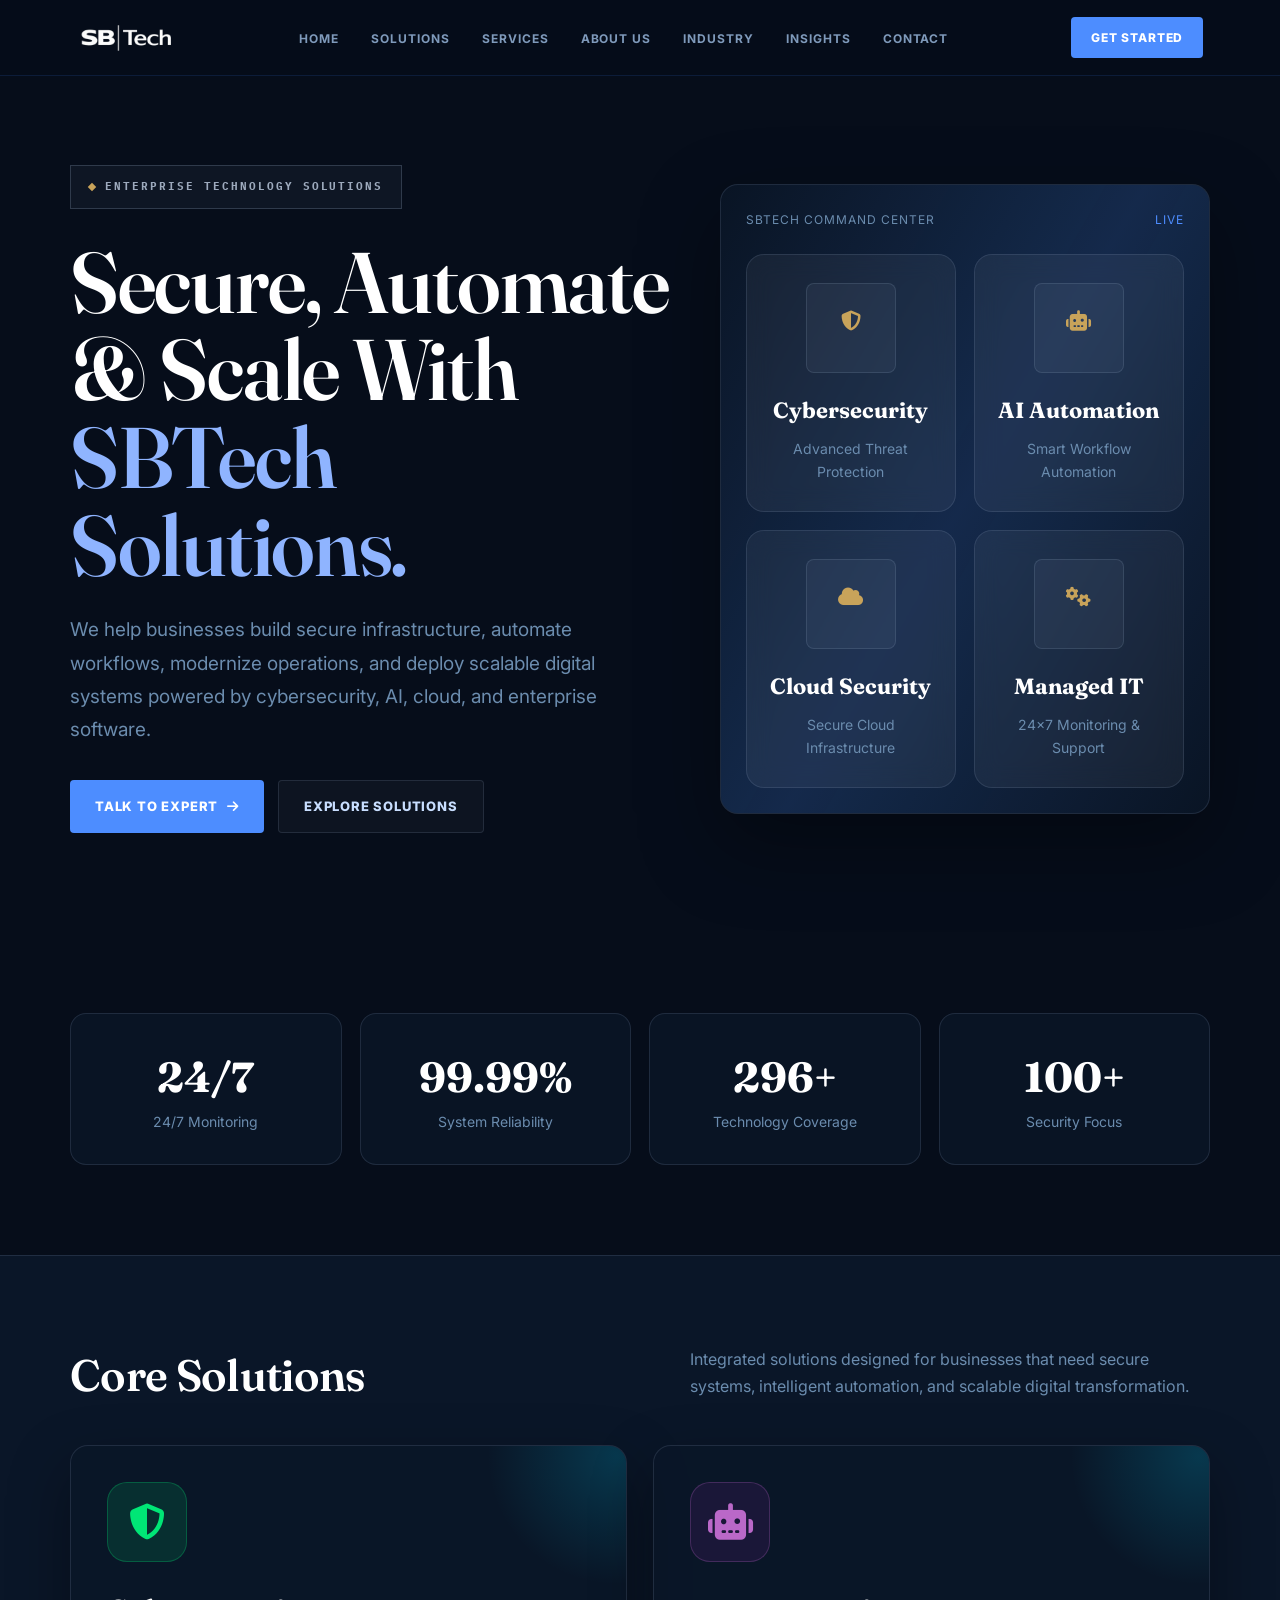
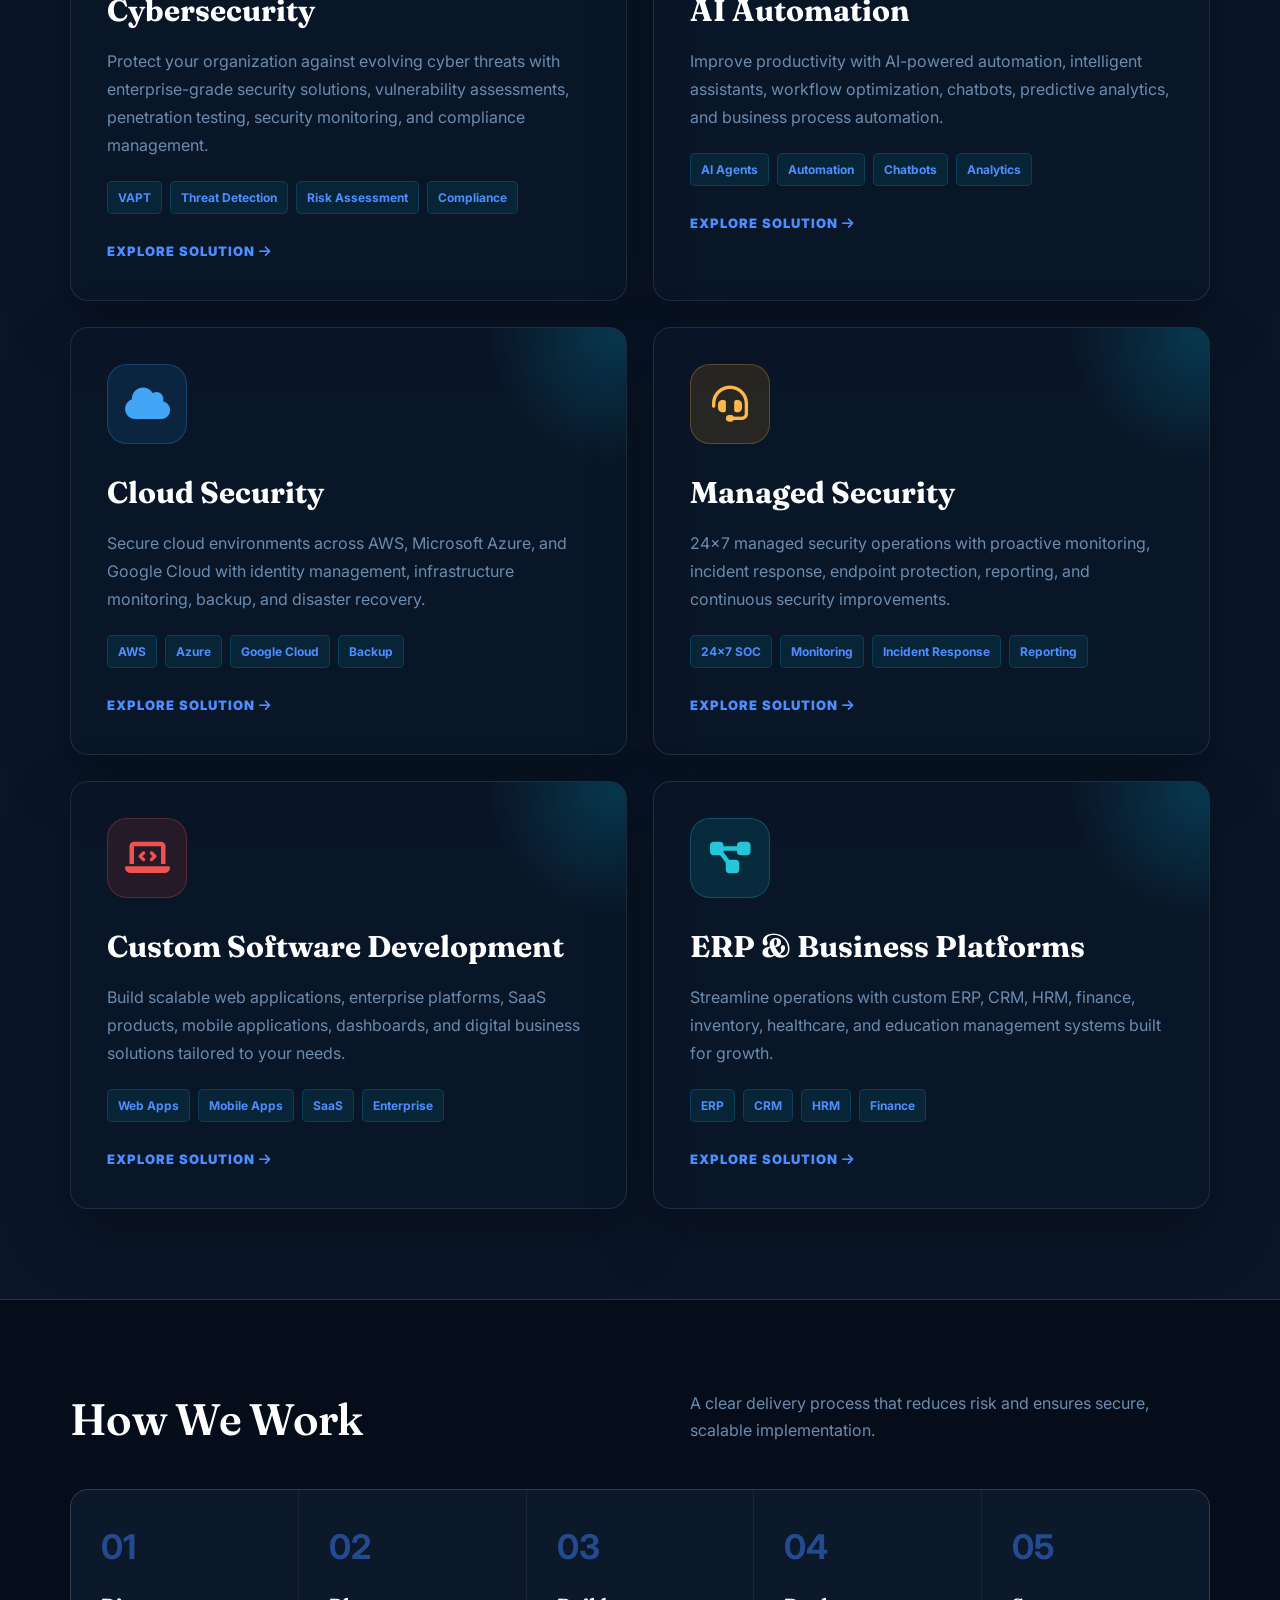
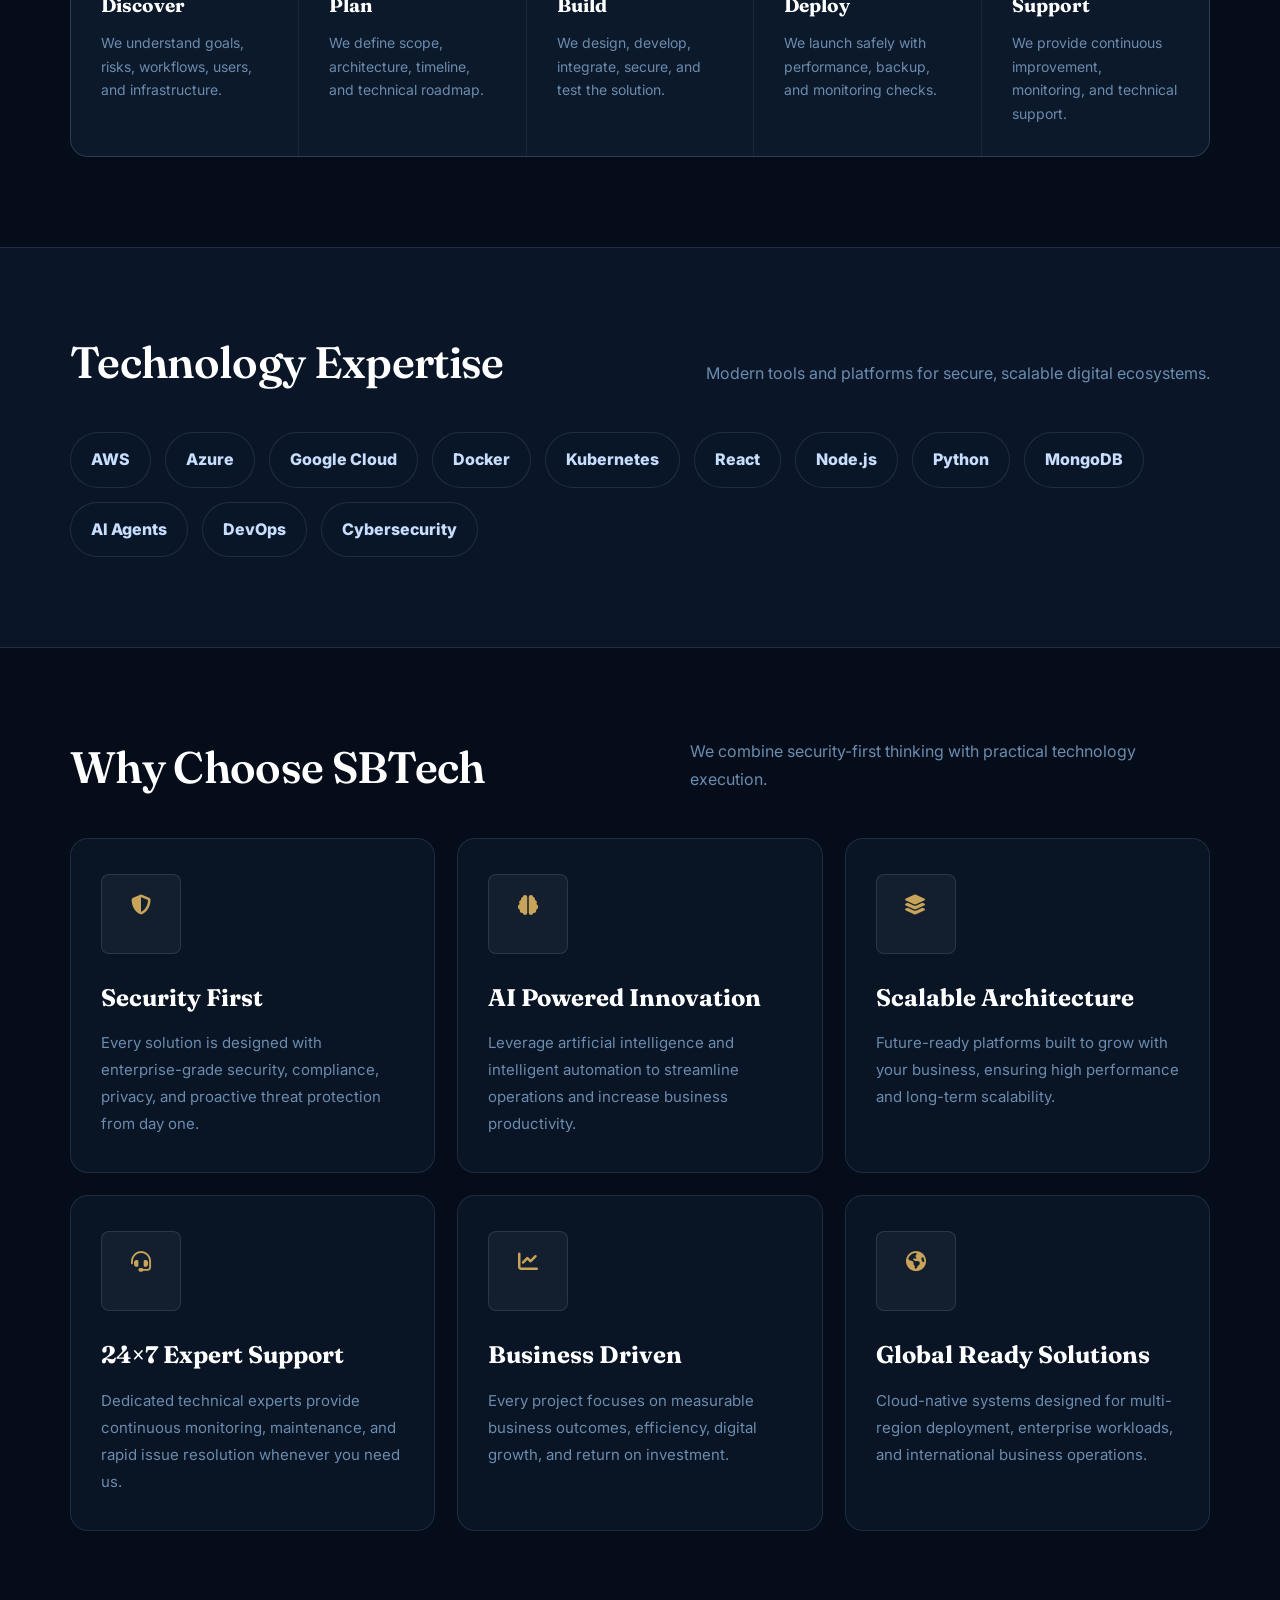
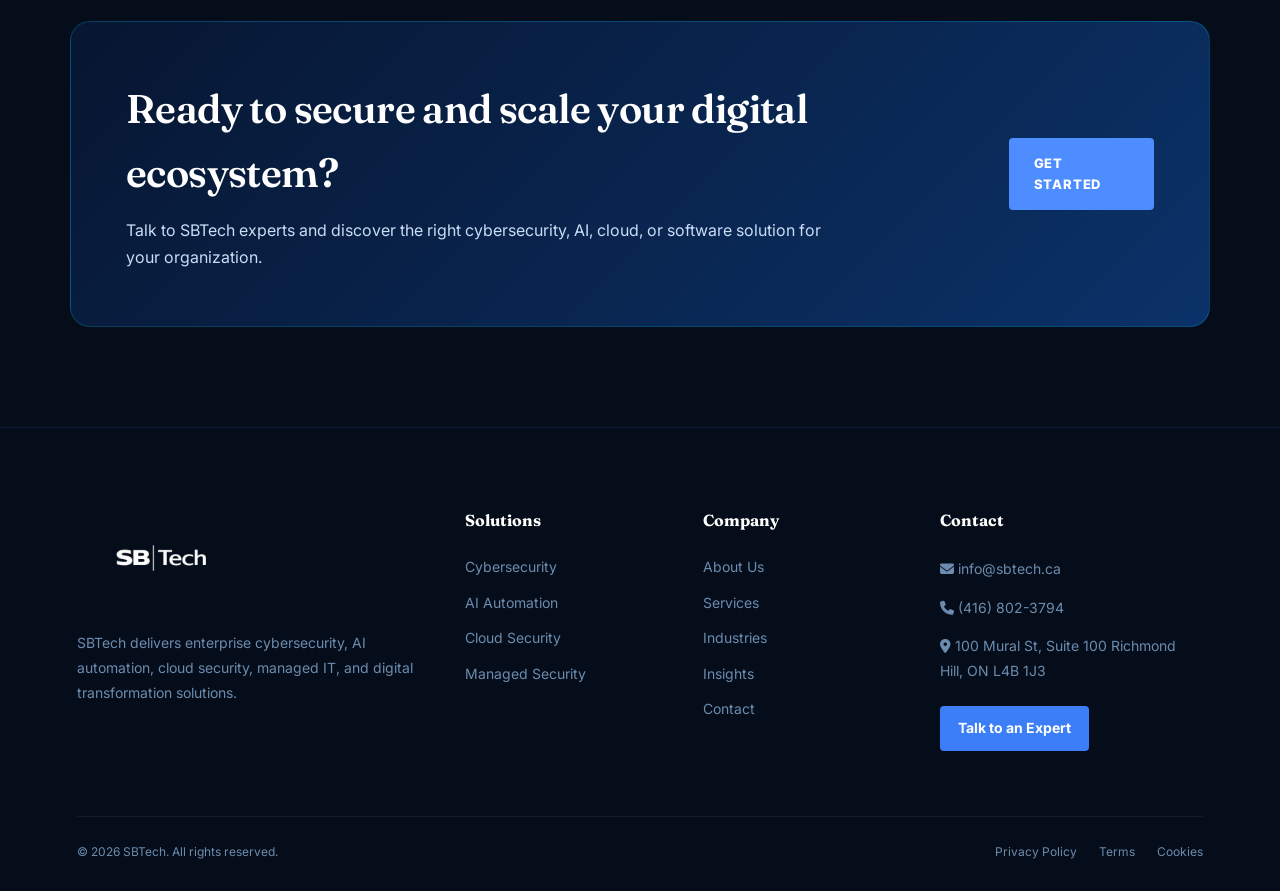
<file: solutions.html>
<!DOCTYPE html>
<html lang="en">

<head>
    <meta charset="UTF-8">
    <meta name="viewport" content="width=device-width, initial-scale=1.0">
<link rel="icon" type="image/png" href="assets/images/favicon.png">
    <title>Solutions | SBTech</title>
<meta name="description" content="SBTech solutions: enterprise cybersecurity, cloud security, AI automation, and managed security — senior-led, NIST-aligned, and built for data sovereignty.">

    <link rel="stylesheet" href="css/navbar.css">
    <link rel="stylesheet" href="css/footer.css">
    <link
        href="https://fonts.googleapis.com/css2?family=Plus+Jakarta+Sans:wght@400;500;600;700;800&family=Inter:wght@300;400;500;600;700&display=swap"
        rel="stylesheet">
    <link rel="stylesheet" href="https://cdnjs.cloudflare.com/ajax/libs/font-awesome/6.7.2/css/all.min.css">

    <style>
        * {
            margin: 0;
            padding: 0;
            box-sizing: border-box
        }

        :root {
            --fd: 'Plus Jakarta Sans', sans-serif;
            --fb: 'Inter', sans-serif;
            --bg: #060d1a;
            --soft: #0a1628;
            --card: rgba(10, 22, 40, .82);
            --head: #fff;
            --text: #c8deff;
            --muted: #6b8cae;
            --border: rgba(59, 126, 248, .18);
            --primary: #3b7ef8;
            --cyan: #00d4ff;
            --shadow: rgba(0, 0, 0, .35)
        }

        html.light {
            --bg: #f0f4fa;
            --soft: #fff;
            --card: rgba(255, 255, 255, .9);
            --head: #071631;
            --text: #17406f;
            --muted: #476988;
            --border: rgba(59, 126, 248, .18);
            --primary: #1479ff;
            --cyan: #18c6ff;
            --shadow: rgba(9, 45, 92, .09)
        }

        body {
            background: var(--bg);
            color: var(--text);
            overflow-x: hidden;
            font-family: var(--fb);
            line-height: 1.6;
        }

        h1,
        h2,
        h3,
        h4,
        h5,
        h6 {
            font-family: var(--fd)
        }

        .page-bg {
            position: fixed;
            inset: 0;
            z-index: -1;
            overflow: hidden;
            background: var(--bg)
        }

        .grid-bg {
            position: absolute;
            inset: 0;
            background-image: linear-gradient(rgba(0, 212, 255, .055) 1px, transparent 1px), linear-gradient(90deg, rgba(0, 212, 255, .055) 1px, transparent 1px);
            background-size: 70px 70px;
            animation: gridMove 22s linear infinite
        }

        .orb {
            position: absolute;
            border-radius: 50%;
            filter: blur(45px);
            opacity: .5;
            animation: floatOrb 9s ease-in-out infinite
        }

        .orb.one {
            width: 420px;
            height: 420px;
            background: rgba(59, 126, 248, .35);
            right: -120px;
            top: 120px
        }

        .orb.two {
            width: 360px;
            height: 360px;
            background: rgba(0, 212, 255, .22);
            left: -120px;
            top: 520px;
            animation-delay: 2s
        }

        .orb.three {
            width: 300px;
            height: 300px;
            background: rgba(120, 80, 255, .18);
            right: 20%;
            bottom: 10%;
            animation-delay: 4s
        }

        @keyframes gridMove {
            to {
                transform: translate(70px, 70px)
            }
        }

        @keyframes floatOrb {
            50% {
                transform: translateY(-35px) scale(1.08)
            }
        }

        .hero {
            padding: 165px 70px 90px;
            min-height: 650px;
            display: grid;
            grid-template-columns: 1.1fr .9fr;
            gap: 50px;
            align-items: center
        }

        .badge {
            display: inline-flex;
            gap: 10px;
            align-items: center;
            padding: 12px 18px;
            border: 1px solid rgba(0, 212, 255, .25);
            background: rgba(0, 212, 255, .08);
            color: var(--cyan);
            font-size: 12px;
            letter-spacing: 1.5px;
            text-transform: uppercase;
            font-weight: 800;
            margin-bottom: 30px
        }

        .badge:before {
            content: "";
            width: 10px;
            height: 10px;
            background: var(--cyan);
            border-radius: 50%;
            box-shadow: 0 0 14px var(--cyan)
        }

        .hero h1 {
            font-size: clamp(46px, 7vw, 86px);
            line-height: 1.02;
            letter-spacing: -4px;
            color: var(--head);
            max-width: 900px;
            margin-bottom: 24px
        }

        .hero h1 span {
            background: linear-gradient(90deg, var(--primary), var(--cyan));
            -webkit-background-clip: text;
            -webkit-text-fill-color: transparent
        }

        .hero p {
            max-width: 720px;
            font-size: 19px;
            line-height: 1.75;
            color: var(--muted);
            margin-bottom: 34px
        }

        .hero-actions {
            display: flex;
            gap: 14px;
            flex-wrap: wrap
        }

        .btn {
            display: inline-flex;
            align-items: center;
            gap: 9px;
            text-decoration: none;
            border-radius: 6px;
            padding: 15px 25px;
            font-weight: 800;
            text-transform: uppercase;
            font-size: 13px;
            letter-spacing: .8px
        }

        .btn.primary {
            background: linear-gradient(135deg, var(--primary), var(--cyan));
            color: #fff;
            box-shadow: 0 20px 45px rgba(59, 126, 248, .28)
        }

        .btn.ghost {
            border: 1px solid var(--border);
            color: var(--text);
            background: rgba(255, 255, 255, .03)
        }

        .visual {
            background: var(--card);
            border: 1px solid var(--border);
            border-radius: 18px;
            padding: 25px;
            box-shadow: 0 30px 80px var(--shadow);
            position: relative;
            overflow: hidden
        }

        .visual:before {
            content: "";
            position: absolute;
            inset: -2px;
            background: linear-gradient(120deg, transparent, var(--cyan), transparent);
            opacity: .18;
            animation: shine 4s linear infinite
        }

        @keyframes shine {
            to {
                transform: translateX(100%)
            }
        }

        .dashboard {
            position: relative;
            z-index: 1
        }

        .dash-top {
            display: flex;
            justify-content: space-between;
            margin-bottom: 25px;
            color: var(--muted);
            font-size: 12px;
            text-transform: uppercase;
            letter-spacing: 1px
        }

        .dash-grid {
            display: grid;
            grid-template-columns: 1fr 1fr;
            gap: 14px
        }

        .dash-card {
            background: rgba(59, 126, 248, .08);
            border: 1px solid var(--border);
            border-radius: 14px;
            padding: 20px
        }

        .dash-card i {
            color: var(--cyan);
            font-size: 24px;
            margin-bottom: 14px
        }

        .dash-card h3 {
            color: var(--head);
            font-size: 22px
        }

        .dash-card p {
            font-size: 13px;
            margin: 6px 0 0;
            color: var(--muted)
        }

        .section {
            padding: 90px 70px
        }

        .alt {
            background: var(--soft);
            border-top: 1px solid var(--border);
            border-bottom: 1px solid var(--border)
        }

        .section-head {
            display: flex;
            justify-content: space-between;
            align-items: end;
            gap: 30px;
            margin-bottom: 45px
        }

        .section-head h2 {
            font-size: 44px;
            letter-spacing: -2px;
            color: var(--head)
        }

        .section-head p {
            max-width: 520px;
            color: var(--muted);
            line-height: 1.7
        }

        .stats {
            display: grid;
            grid-template-columns: repeat(4, 1fr);
            gap: 18px
        }

        .stat {
            background: var(--card);
            border: 1px solid var(--border);
            border-radius: 16px;
            padding: 30px;
            text-align: center
        }

        .stat h3 {
            font-size: 42px;
            color: var(--head)
        }

        .stat p {
            color: var(--muted);
            font-size: 14px
        }

        .solutions-grid {
            display: grid;
            grid-template-columns: repeat(2, 1fr);
            gap: 26px
        }

        .solution-card {
            background: var(--card);
            border: 1px solid var(--border);
            border-radius: 18px;
            padding: 36px;
            min-height: 360px;
            box-shadow: 0 24px 60px var(--shadow);
            position: relative;
            overflow: hidden;
            transition: .35s
        }

        .solution-card:after {
            content: "";
            position: absolute;
            width: 260px;
            height: 260px;
            right: -120px;
            top: -120px;
            background: radial-gradient(circle, rgba(0, 212, 255, .18), transparent 70%)
        }

        .solution-card:hover {
            transform: translateY(-9px);
            border-color: var(--cyan);
            box-shadow: 0 35px 90px rgba(0, 118, 255, .18)
        }

        .icon {
            width: 64px;
            height: 64px;
            border-radius: 16px;
            background: rgba(59, 126, 248, .12);
            border: 1px solid var(--border);
            display: flex;
            align-items: center;
            justify-content: center;
            color: var(--cyan);
            font-size: 28px;
            margin-bottom: 24px
        }

        .solution-card h3 {
            font-size: 30px;
            color: var(--head);
            margin-bottom: 12px
        }

        .solution-card p {
            color: var(--muted);
            line-height: 1.75;
            margin-bottom: 22px
        }

        .tags {
            display: flex;
            flex-wrap: wrap;
            gap: 8px;
            margin-bottom: 24px
        }

        .tags span {
            font-size: 12px;
            color: var(--cyan);
            background: rgba(0, 212, 255, .08);
            border: 1px solid rgba(0, 212, 255, .16);
            padding: 6px 10px;
            border-radius: 5px;
            font-weight: 700
        }

        .learn {
            color: var(--primary);
            text-decoration: none;
            font-weight: 900;
            text-transform: uppercase;
            font-size: 13px;
            letter-spacing: 1px
        }

        .process {
            display: grid;
            grid-template-columns: repeat(5, 1fr);
            gap: 1px;
            background: var(--border);
            border: 1px solid var(--border);
            border-radius: 18px;
            overflow: hidden
        }

        .step {
            background: var(--card);
            padding: 30px;
            min-height: 220px
        }

        .step strong {
            font-size: 34px;
            color: rgba(59, 126, 248, .5)
        }

        .step h3 {
            color: var(--head);
            margin: 16px 0 10px;
            font-size: 19px
        }

        .step p {
            color: var(--muted);
            font-size: 14px;
            line-height: 1.7
        }

        .tech-list {
            display: flex;
            flex-wrap: wrap;
            gap: 14px
        }

        .tech {
            background: var(--card);
            border: 1px solid var(--border);
            color: var(--text);
            padding: 14px 20px;
            border-radius: 50px;
            font-weight: 800;
            transition: .3s
        }

        .tech:hover {
            background: var(--primary);
            color: #fff;
            transform: translateY(-4px)
        }

        .why-grid {
            display: grid;
            grid-template-columns: repeat(3, 1fr);
            gap: 22px
        }

        .why {
            background: var(--card);
            border: 1px solid var(--border);
            border-radius: 16px;
            padding: 30px;
            transition: .3s
        }

        .why:hover {
            transform: translateY(-7px);
            border-color: var(--cyan)
        }

        .why i {
            color: var(--cyan);
            font-size: 28px;
            margin-bottom: 18px
        }

        .why h3 {
            color: var(--head);
            font-size: 20px;
            margin-bottom: 10px
        }

        .why p {
            color: var(--muted);
            line-height: 1.7
        }

        .cta {
            margin: 0 70px 100px;
            padding: 55px;
            border-radius: 20px;
            background: linear-gradient(135deg, #071631, #0b3269);
            display: flex;
            justify-content: space-between;
            align-items: center;
            gap: 30px;
            border: 1px solid rgba(0, 212, 255, .2);
            color: #fff
        }

        .cta h2 {
            font-size: 40px;
            letter-spacing: -2px;
            margin-bottom: 12px
        }

        .cta p {
            color: #c9ddf6;
            max-width: 700px;
            line-height: 1.7
        }

        .reveal {
            opacity: 0;
            transform: translateY(28px);
            transition: .8s ease
        }

        .reveal.show {
            opacity: 1;
            transform: translateY(0)
        }

        .dash-grid {
            display: grid;
            grid-template-columns: repeat(2, 1fr);
            gap: 18px;
        }

        .dash-card {
            background: rgba(255, 255, 255, .05);
            border: 1px solid var(--border);
            border-radius: 18px;
            padding: 30px 20px;
            text-align: center;
            transition: .35s;
            backdrop-filter: blur(12px);
        }

        .dash-card:hover {
            transform: translateY(-8px);
            border-color: var(--cyan);
            box-shadow: 0 20px 45px rgba(0, 212, 255, .15);
        }

        .dash-icon {
            width: 90px;
            height: 90px;
            border-radius: 10px;
            margin: 0 auto 20px;
            display: flex;
            justify-content: center;
            align-items: center;
            font-size: 30px;
            transition: .35s;
        }

        .dash-card:hover .dash-icon {
            transform: rotate(8deg) scale(1.08);
        }

        .dash-card h3 {
            color: var(--head);
            font-size: 22px;
            margin-bottom: 10px;
            font-weight: 700;
        }

        .dash-card p {
            color: var(--muted);
            font-size: 14px;
            line-height: 1.6;
        }

        .security {
            background: rgba(0, 230, 118, .12);
            color: #00E676;
            border: 1px solid rgba(0, 230, 118, .25);
        }

        .ai {
            background: rgba(156, 39, 176, .12);
            color: #BA68C8;
            border: 1px solid rgba(186, 104, 200, .25);
        }

        .cloud {
            background: rgba(33, 150, 243, .12);
            color: #42A5F5;
            border: 1px solid rgba(66, 165, 245, .25);
        }

        .ops {
            background: rgba(255, 152, 0, .12);
            color: #FFB74D;
            border: 1px solid rgba(255, 183, 77, .25);
        }

        @media(max-width:1100px) {
            .hero {
                grid-template-columns: 1fr
            }

            .visual {
                max-width: 650px
            }

            .stats,
            .why-grid {
                grid-template-columns: repeat(2, 1fr)
            }

            .solutions-grid {
                grid-template-columns: 1fr
            }

            .process {
                grid-template-columns: repeat(2, 1fr)
            }
        }

        @media(max-width:700px) {

            .hero,
            .section {
                padding-left: 24px;
                padding-right: 24px
            }

            .hero {
                padding-top: 140px
            }

            .section-head,
            .cta {
                flex-direction: column;
                align-items: flex-start
            }

            .stats,
            .why-grid,
            .process {
                grid-template-columns: 1fr
            }

            .cta {
                margin-left: 24px;
                margin-right: 24px;
                padding: 34px
            }

            .hero h1 {
                letter-spacing: -2px
            }
        }

        .dash-icon.security {
            background: rgba(0, 230, 118, .16);
            border: 1px solid rgba(0, 230, 118, .35);
        }

        .dash-icon.security i {
            color: #00E676;
        }

        .dash-icon.ai {
            background: rgba(156, 39, 176, .16);
            border: 1px solid rgba(186, 104, 200, .35);
        }

        .dash-icon.ai i {
            color: #BA68C8;
        }

        .dash-icon.cloud {
            background: rgba(33, 150, 243, .16);
            border: 1px solid rgba(66, 165, 245, .35);
        }

        .dash-icon.cloud i {
            color: #42A5F5;
        }

        .dash-icon.ops {
            background: rgba(255, 152, 0, .16);
            border: 1px solid rgba(255, 183, 77, .35);
        }

        .dash-icon.ops i {
            color: #FFB74D;
        }

        .icon {
            width: 80px;
            height: 80px;
            border-radius: 20px;
            display: flex;
            justify-content: center;
            align-items: center;
            margin-bottom: 25px;
            transition: .35s;
            border: 1px solid transparent;
        }

        .icon i {
            font-size: 36px;
            transition: .35s;
        }

        .solution-card:hover .icon {
            transform: translateY(-8px) rotate(8deg) scale(1.08);
        }

        .solution-card:hover .icon i {
            transform: scale(1.15);
        }

        /* Cyber */

        .icon.cyber {
            background: rgba(0, 230, 118, .12);
            border-color: rgba(0, 230, 118, .25);
        }

        .icon.cyber i {
            color: #00E676;
        }

        /* AI */

        .icon.ai {
            background: rgba(156, 39, 176, .12);
            border-color: rgba(186, 104, 200, .25);
        }

        .icon.ai i {
            color: #BA68C8;
        }

        /* Cloud */

        .icon.cloud {
            background: rgba(33, 150, 243, .12);
            border-color: rgba(66, 165, 245, .25);
        }

        .icon.cloud i {
            color: #42A5F5;
        }

        /* Managed */

        .icon.managed {
            background: rgba(255, 152, 0, .12);
            border-color: rgba(255, 183, 77, .25);
        }

        .icon.managed i {
            color: #FFB74D;
        }

        /* Software */

        .icon.software {
            background: rgba(244, 67, 54, .12);
            border-color: rgba(239, 83, 80, .25);
        }

        .icon.software i {
            color: #EF5350;
        }

        /* ERP */

        .icon.erp {
            background: rgba(0, 188, 212, .12);
            border-color: rgba(38, 198, 218, .25);
        }

        .icon.erp i {
            color: #26C6DA;
        }

        .why {
            background: var(--card);
            border: 1px solid var(--border);
            border-radius: 18px;
            padding: 35px 30px;
            transition: .35s;
            position: relative;
            overflow: hidden;
        }

        .why:hover {
            transform: translateY(-8px);
            border-color: var(--cyan);
            box-shadow: 0 25px 60px rgba(0, 212, 255, .12);
        }

        .why-icon {
            width: 80px;
            height: 80px;
            border-radius: 20px;
            display: flex;
            align-items: center;
            justify-content: center;
            margin-bottom: 25px;
            transition: .35s;
        }

        .why-icon i {
            font-size: 36px;
        }

        .why:hover .why-icon {
            transform: rotate(8deg) scale(1.08);
        }

        .why h3 {
            color: var(--head);
            font-size: 24px;
            margin-bottom: 12px;
            font-weight: 700;
        }

        .why p {
            color: var(--muted);
            line-height: 1.8;
            font-size: 15px;
        }

        /* Security */

        .why-icon.security {
            background: rgba(0, 230, 118, .12);
            border: 1px solid rgba(0, 230, 118, .25);
        }

        .why-icon.security i {
            color: #00E676;
        }

        /* AI */

        .why-icon.ai {
            background: rgba(156, 39, 176, .12);
            border: 1px solid rgba(186, 104, 200, .25);
        }

        .why-icon.ai i {
            color: #BA68C8;
        }

        /* Scalable */

        .why-icon.scalable {
            background: rgba(33, 150, 243, .12);
            border: 1px solid rgba(66, 165, 245, .25);
        }

        .why-icon.scalable i {
            color: #42A5F5;
        }

        /* Support */

        .why-icon.support {
            background: rgba(255, 152, 0, .12);
            border: 1px solid rgba(255, 183, 77, .25);
        }

        .why-icon.support i {
            color: #FFA726;
        }

        /* Business */

        .why-icon.business {
            background: rgba(244, 67, 54, .12);
            border: 1px solid rgba(239, 83, 80, .25);
        }

        .why-icon.business i {
            color: #EF5350;
        }

        /* Global */

        .why-icon.global {
            background: rgba(0, 188, 212, .12);
            border: 1px solid rgba(38, 198, 218, .25);
        }

        .why-icon.global i {
            color: #26C6DA;
        }
        /* Dashboard responsive fix */
.visual{
  width:100%;
  max-width:620px;
  margin:0 auto;
}

.dash-grid{
  display:grid;
  grid-template-columns:repeat(2, minmax(0, 1fr));
  gap:18px;
}

.dash-card{
  min-width:0;
  text-align:center;
  padding:28px 18px;
}

.dash-card h3,
.dash-card p{
  word-break:normal;
  overflow-wrap:break-word;
}


@media(max-width:900px){
  .visual{
    max-width:100%;
  }

  .dash-grid{
    grid-template-columns:repeat(2, 1fr);
    gap:14px;
  }

  .dash-card{
    padding:24px 14px;
  }

  .dash-icon{
    width:64px;
    height:64px;
    margin-bottom:16px;
  }

  .dash-icon i{
    font-size:28px;
  }

  .dash-card h3{
    font-size:18px;
  }

  .dash-card p{
    font-size:13px;
  }
}

/* Mobile */
@media(max-width:520px){
  .visual{
    padding:18px;
    border-radius:16px;
  }

  .dash-top{
    flex-direction:column;
    gap:8px;
    text-align:center;
  }

  .dash-grid{
    grid-template-columns:1fr;
    gap:14px;
  }

  .dash-card{
    padding:22px 16px;
  }

  .dash-icon{
    width:62px;
    height:62px;
  }
}
.logo-light {
  display: none;
}

.logo-dark {
  display: block;
}

html.light .logo-dark {
  display: none;
}

html.light .logo-light {
  display: block;
}
.logo-img{
    height: 100px;
    width: auto;
    object-fit: contain;
}
    </style>
<link rel="stylesheet" href="css/premium.css">
</head>

<body>
    <div class="page-bg">
        <div class="grid-bg"></div>
        <div class="orb one"></div>
        <div class="orb two"></div>
        <div class="orb three"></div>
    </div>

    <header class="site-header" id="siteHeader">
        <nav class="sb-navbar">
            <a href="index.html" class="logo-text">
  <img src="assets/images/logo-dark.png" class="logo-img logo-dark" alt="SBTech Logo">
  <img src="assets/images/logo-light.png" class="logo-img logo-light" alt="SBTech Logo">
</a>

            <ul class="sb-nav-links">
                <li><a href="index.html">Home</a></li>
                <li><a href="solutions.html">Solutions</a></li>
                <li><a href="services.html">Services</a></li>
                <li><a href="about.html">About Us</a></li>
                <li><a href="industries.html">Industry</a></li>
                <li><a href="insights.html">Insights</a></li>
      <li><a href="contact.html">Contact</a></li>
            </ul>

            <div class="sb-nav-actions">
                <a href="contact.html" class="sb-nav-cta">Get Started</a>

               <button class="sb-hamburger" id="hamburgerBtn" onclick="toggleMenu()" type="button">
  <span></span>
  <span></span>
  <span></span>
</button>
            </div>
        </nav>
    </header>

    <div class="sb-mobile-menu" id="mobileMenu">
        <a href="index.html" onclick="closeMenu()">Home</a>
        <a href="solutions.html" onclick="closeMenu()">Solutions</a>
        <a href="services.html" onclick="closeMenu()">Services</a>
        <a href="industries.html" onclick="closeMenu()">Industries</a>
        <a href="about.html" onclick="closeMenu()">Company</a>
        <a href="insights.html" onclick="closeMenu()">Insights</a>
  <a href="contact.html" onclick="closeMenu()" class="mobile-cta">Get Started →</a>
    </div>

    <main>
        <section class="hero">
            <div>
                <div class="badge">Enterprise Technology Solutions</div>
                <h1>Secure, Automate & Scale With <span>SBTech Solutions.</span></h1>
                <p>We help businesses build secure infrastructure, automate workflows, modernize operations, and deploy
                    scalable digital systems powered by cybersecurity, AI, cloud, and enterprise software.</p>
                <div class="hero-actions">
                    <a href="contact.html" class="btn primary">Talk to Expert <i class="fas fa-arrow-right"></i></a>
                    <a href="#solutions" class="btn ghost">Explore Solutions</a>
                </div>
            </div>

            <div class="visual reveal">
                <div class="dashboard">
                    <div class="dash-top">
                        <span>SBTECH COMMAND CENTER</span>
                        <span style="color:var(--cyan)">LIVE</span>
                    </div>
                    <div class="dash-grid">

                        <div class="dash-card">
                            <div class="dash-icon security">
                                <i class="fas fa-shield-halved"></i>
                            </div>
                            <h3>Cybersecurity</h3>
                            <p>Advanced Threat Protection</p>
                        </div>

                        <div class="dash-card">
                            <div class="dash-icon ai">
                                <i class="fas fa-robot"></i>
                            </div>
                            <h3>AI Automation</h3>
                            <p>Smart Workflow Automation</p>
                        </div>

                        <div class="dash-card">
                            <div class="dash-icon cloud">
                                <i class="fas fa-cloud"></i>
                            </div>
                            <h3>Cloud Security</h3>
                            <p>Secure Cloud Infrastructure</p>
                        </div>

                        <div class="dash-card">
                            <div class="dash-icon ops">
                                <i class="fas fa-gears"></i>
                            </div>
                            <h3>Managed IT</h3>
                            <p>24×7 Monitoring & Support</p>
                        </div>

                    </div>
                </div>
            </div>
        </section>

        <section class="section reveal">
            <div class="stats">
                <div class="stat">
                    <h3 data-count="24">0</h3>
                    <p>24/7 Monitoring</p>
                </div>
                <div class="stat">
                    <h3 data-count="99">0</h3>
                    <p>System Reliability</p>
                </div>
                <div class="stat">
                    <h3 data-count="360">0</h3>
                    <p>Technology Coverage</p>
                </div>
                <div class="stat">
                    <h3 data-count="100">0</h3>
                    <p>Security Focus</p>
                </div>
            </div>
        </section>

        <section class="section alt" id="solutions">
            <div class="section-head reveal">
                <h2>Core Solutions</h2>
                <p>Integrated solutions designed for businesses that need secure systems, intelligent automation, and
                    scalable digital transformation.</p>
            </div>

            <div class="solutions-grid">

                <!-- Cybersecurity -->
                <div class="solution-card reveal">
                    <div class="icon cyber">
                        <i class="fas fa-shield-halved"></i>
                    </div>

                    <h3>Cybersecurity</h3>

                    <p>
                        Protect your organization against evolving cyber threats with enterprise-grade
                        security solutions, vulnerability assessments, penetration testing,
                        security monitoring, and compliance management.
                    </p>

                    <div class="tags">
                        <span>VAPT</span>
                        <span>Threat Detection</span>
                        <span>Risk Assessment</span>
                        <span>Compliance</span>
                    </div>

                    <a href="contact.html" class="learn">
                        Explore Solution <i class="fas fa-arrow-right"></i>
                    </a>
                </div>

                <!-- AI -->
                <div class="solution-card reveal">
                    <div class="icon ai">
                        <i class="fas fa-robot"></i>
                    </div>

                    <h3>AI Automation</h3>

                    <p>
                        Improve productivity with AI-powered automation, intelligent assistants,
                        workflow optimization, chatbots, predictive analytics,
                        and business process automation.
                    </p>

                    <div class="tags">
                        <span>AI Agents</span>
                        <span>Automation</span>
                        <span>Chatbots</span>
                        <span>Analytics</span>
                    </div>

                    <a href="contact.html" class="learn">
                        Explore Solution <i class="fas fa-arrow-right"></i>
                    </a>
                </div>

                <!-- Cloud -->
                <div class="solution-card reveal">
                    <div class="icon cloud">
                        <i class="fas fa-cloud"></i>
                    </div>

                    <h3>Cloud Security</h3>

                    <p>
                        Secure cloud environments across AWS, Microsoft Azure,
                        and Google Cloud with identity management,
                        infrastructure monitoring, backup, and disaster recovery.
                    </p>

                    <div class="tags">
                        <span>AWS</span>
                        <span>Azure</span>
                        <span>Google Cloud</span>
                        <span>Backup</span>
                    </div>

                    <a href="contact.html" class="learn">
                        Explore Solution <i class="fas fa-arrow-right"></i>
                    </a>
                </div>

                <!-- Managed -->
                <div class="solution-card reveal">
                    <div class="icon managed">
                        <i class="fas fa-headset"></i>
                    </div>

                    <h3>Managed Security</h3>

                    <p>
                        24×7 managed security operations with proactive monitoring,
                        incident response, endpoint protection,
                        reporting, and continuous security improvements.
                    </p>

                    <div class="tags">
                        <span>24×7 SOC</span>
                        <span>Monitoring</span>
                        <span>Incident Response</span>
                        <span>Reporting</span>
                    </div>

                    <a href="contact.html" class="learn">
                        Explore Solution <i class="fas fa-arrow-right"></i>
                    </a>
                </div>

                <!-- Software -->
                <div class="solution-card reveal">
                    <div class="icon software">
                        <i class="fas fa-laptop-code"></i>
                    </div>

                    <h3>Custom Software Development</h3>

                    <p>
                        Build scalable web applications, enterprise platforms,
                        SaaS products, mobile applications,
                        dashboards, and digital business solutions tailored to your needs.
                    </p>

                    <div class="tags">
                        <span>Web Apps</span>
                        <span>Mobile Apps</span>
                        <span>SaaS</span>
                        <span>Enterprise</span>
                    </div>

                    <a href="contact.html" class="learn">
                        Explore Solution <i class="fas fa-arrow-right"></i>
                    </a>
                </div>

                <!-- ERP -->
                <div class="solution-card reveal">
                    <div class="icon erp">
                        <i class="fas fa-diagram-project"></i>
                    </div>

                    <h3>ERP & Business Platforms</h3>

                    <p>
                        Streamline operations with custom ERP, CRM,
                        HRM, finance, inventory,
                        healthcare, and education management systems built for growth.
                    </p>

                    <div class="tags">
                        <span>ERP</span>
                        <span>CRM</span>
                        <span>HRM</span>
                        <span>Finance</span>
                    </div>

                    <a href="contact.html" class="learn">
                        Explore Solution <i class="fas fa-arrow-right"></i>
                    </a>
                </div>

            </div>
        </section>

        <section class="section">
            <div class="section-head reveal">
                <h2>How We Work</h2>
                <p>A clear delivery process that reduces risk and ensures secure, scalable implementation.</p>
            </div>

            <div class="process reveal">
                <div class="step"><strong>01</strong>
                    <h3>Discover</h3>
                    <p>We understand goals, risks, workflows, users, and infrastructure.</p>
                </div>
                <div class="step"><strong>02</strong>
                    <h3>Plan</h3>
                    <p>We define scope, architecture, timeline, and technical roadmap.</p>
                </div>
                <div class="step"><strong>03</strong>
                    <h3>Build</h3>
                    <p>We design, develop, integrate, secure, and test the solution.</p>
                </div>
                <div class="step"><strong>04</strong>
                    <h3>Deploy</h3>
                    <p>We launch safely with performance, backup, and monitoring checks.</p>
                </div>
                <div class="step"><strong>05</strong>
                    <h3>Support</h3>
                    <p>We provide continuous improvement, monitoring, and technical support.</p>
                </div>
            </div>
        </section>

        <section class="section alt">
            <div class="section-head reveal">
                <h2>Technology Expertise</h2>
                <p>Modern tools and platforms for secure, scalable digital ecosystems.</p>
            </div>
            <div class="tech-list reveal">
                <div class="tech">AWS</div>
                <div class="tech">Azure</div>
                <div class="tech">Google Cloud</div>
                <div class="tech">Docker</div>
                <div class="tech">Kubernetes</div>
                <div class="tech">React</div>
                <div class="tech">Node.js</div>
                <div class="tech">Python</div>
                <div class="tech">MongoDB</div>
                <div class="tech">AI Agents</div>
                <div class="tech">DevOps</div>
                <div class="tech">Cybersecurity</div>
            </div>
        </section>

        <section class="section">
            <div class="section-head reveal">
                <h2>Why Choose SBTech</h2>
                <p>We combine security-first thinking with practical technology execution.</p>
            </div>

            <div class="why-grid">

                <!-- Security -->
                <div class="why reveal">
                    <div class="why-icon security">
                        <i class="fas fa-shield-halved"></i>
                    </div>

                    <h3>Security First</h3>

                    <p>
                        Every solution is designed with enterprise-grade security,
                        compliance, privacy, and proactive threat protection from day one.
                    </p>
                </div>

                <!-- AI -->
                <div class="why reveal">
                    <div class="why-icon ai">
                        <i class="fas fa-brain"></i>
                    </div>

                    <h3>AI Powered Innovation</h3>

                    <p>
                        Leverage artificial intelligence and intelligent automation
                        to streamline operations and increase business productivity.
                    </p>
                </div>

                <!-- Architecture -->
                <div class="why reveal">
                    <div class="why-icon scalable">
                        <i class="fas fa-layer-group"></i>
                    </div>

                    <h3>Scalable Architecture</h3>

                    <p>
                        Future-ready platforms built to grow with your business,
                        ensuring high performance and long-term scalability.
                    </p>
                </div>

                <!-- Support -->
                <div class="why reveal">
                    <div class="why-icon support">
                        <i class="fas fa-headset"></i>
                    </div>

                    <h3>24×7 Expert Support</h3>

                    <p>
                        Dedicated technical experts provide continuous monitoring,
                        maintenance, and rapid issue resolution whenever you need us.
                    </p>
                </div>

                <!-- Business -->
                <div class="why reveal">
                    <div class="why-icon business">
                        <i class="fas fa-chart-line"></i>
                    </div>

                    <h3>Business Driven</h3>

                    <p>
                        Every project focuses on measurable business outcomes,
                        efficiency, digital growth, and return on investment.
                    </p>
                </div>

                <!-- Global -->
                <div class="why reveal">
                    <div class="why-icon global">
                        <i class="fas fa-earth-americas"></i>
                    </div>

                    <h3>Global Ready Solutions</h3>

                    <p>
                        Cloud-native systems designed for multi-region deployment,
                        enterprise workloads, and international business operations.
                    </p>
                </div>

            </div>
        </section>

        <div class="cta reveal">
            <div>
                <h2>Ready to secure and scale your digital ecosystem?</h2>
                <p>Talk to SBTech experts and discover the right cybersecurity, AI, cloud, or software solution for your
                    organization.</p>
            </div>
            <a href="contact.html" class="btn primary">Get Started</a>
        </div>
    </main>

    <footer class="sb-footer">
        <div class="sb-footer-grid">

            <div class="sb-footer-brand">
               <a href="index.html" class="logo-text">
  <img src="assets/images/logo-dark.png" class="logo-img logo-dark" alt="SBTech Logo">
  <img src="assets/images/logo-light.png" class="logo-img logo-light" alt="SBTech Logo">
</a>

                <p>
                    SBTech delivers enterprise cybersecurity, AI automation,
                    cloud security, managed IT, and digital transformation solutions.
                </p>

                            </div>

            <div class="sb-footer-col">
                <h4>Solutions</h4>
                <a href="solutions.html">Cybersecurity</a>
                <a href="solutions.html">AI Automation</a>
                <a href="solutions.html">Cloud Security</a>
                <a href="solutions.html">Managed Security</a>
            </div>

            <div class="sb-footer-col">
                <h4>Company</h4>
                <a href="about.html">About Us</a>
                <a href="services.html">Services</a>
                <a href="industries.html">Industries</a>
                <a href="insights.html">Insights</a>
                <a href="contact.html">Contact</a>
            </div>

           <div class="sb-footer-col">
        <h4>Contact</h4>

        <p>
          <i class="fas fa-envelope"></i>
          <a href="mailto:info@sbtech.ca">info@sbtech.ca</a>
        </p>

        <p>
          <i class="fas fa-phone"></i>
          <a href="tel:+14168023794">(416) 802-3794</a>
        </p>

        <p>
          <i class="fas fa-location-dot"></i>
        100 Mural St, Suite 100
Richmond Hill, ON L4B 1J3
        </p>

        <a href="contact.html" class="footer-contact-btn">
          Talk to an Expert
        </a>
      </div>

    </div>

        </div>

        <div class="sb-footer-bottom">
            <p>© <span id="copyrightYear"></span> SBTech. All rights reserved.</p>

            <div>
                <a href="privacy-policy.html">Privacy Policy</a>
                <a href="terms.html">Terms</a>
                <a href="cookies.html">Cookies</a>
            </div>
        </div>
    </footer>

    <script src="js/navbar.js"></script>
    <script src="js/footer.js"></script>

    <script>
        const reveals = document.querySelectorAll(".reveal");
        const observer = new IntersectionObserver(entries => {
            entries.forEach(entry => {
                if (entry.isIntersecting) entry.target.classList.add("show");
            });
        }, { threshold: .15 });
        reveals.forEach(el => observer.observe(el));

        let counted = false;
        function runCounters() {
            if (counted) return;
            const stats = document.querySelector(".stats");
            if (!stats) return;
            const top = stats.getBoundingClientRect().top;
            if (top < window.innerHeight - 80) {
                counted = true;
                document.querySelectorAll("[data-count]").forEach(el => {
                    const target = +el.dataset.count;
                    let current = 0;
                    const step = Math.max(1, Math.ceil(target / 45));
                    const timer = setInterval(() => {
                        current += step;
                        if (current >= target) { current = target; clearInterval(timer) }
                        el.textContent = target === 99 ? current + ".99%" : target === 24 ? current + "/7" : current + "+";
                    }, 28);
                });
            }
        }
        window.addEventListener("scroll", runCounters);
        runCounters();
    </script>
</body>

</html>
</file>
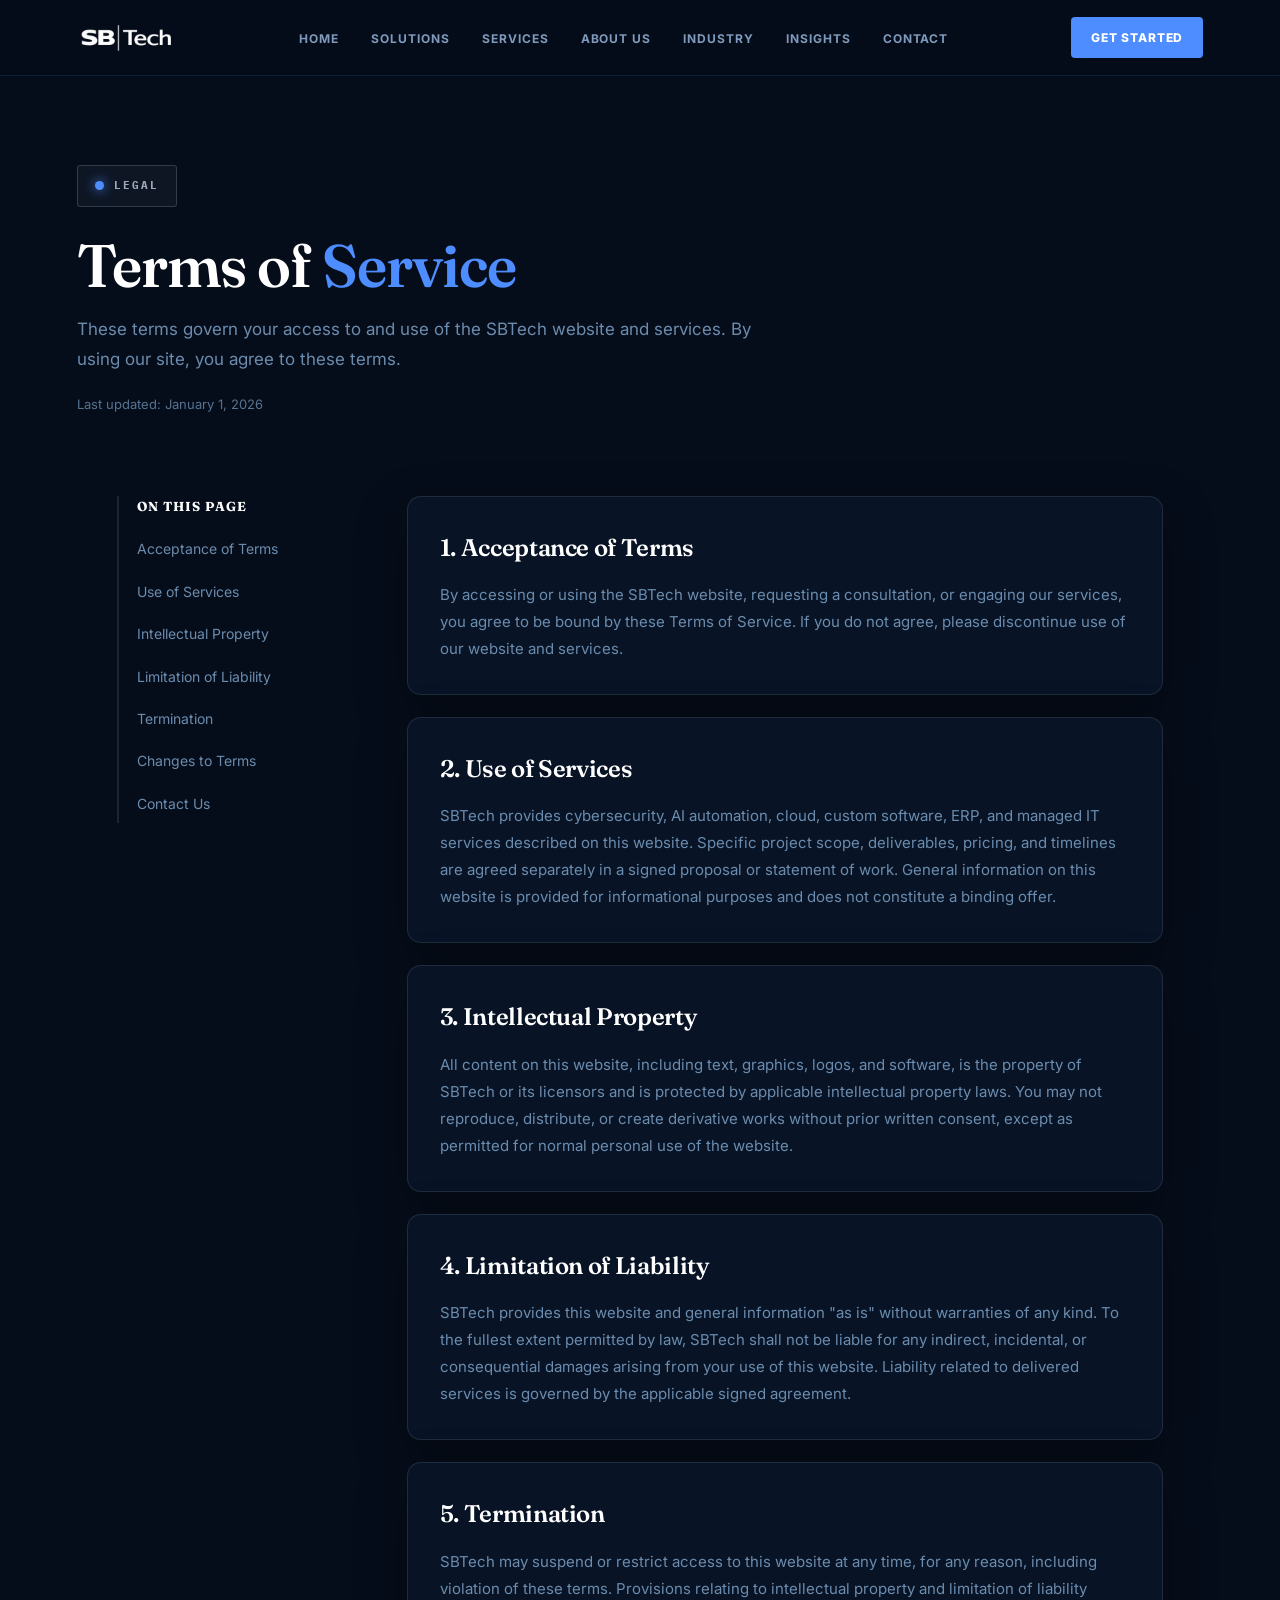
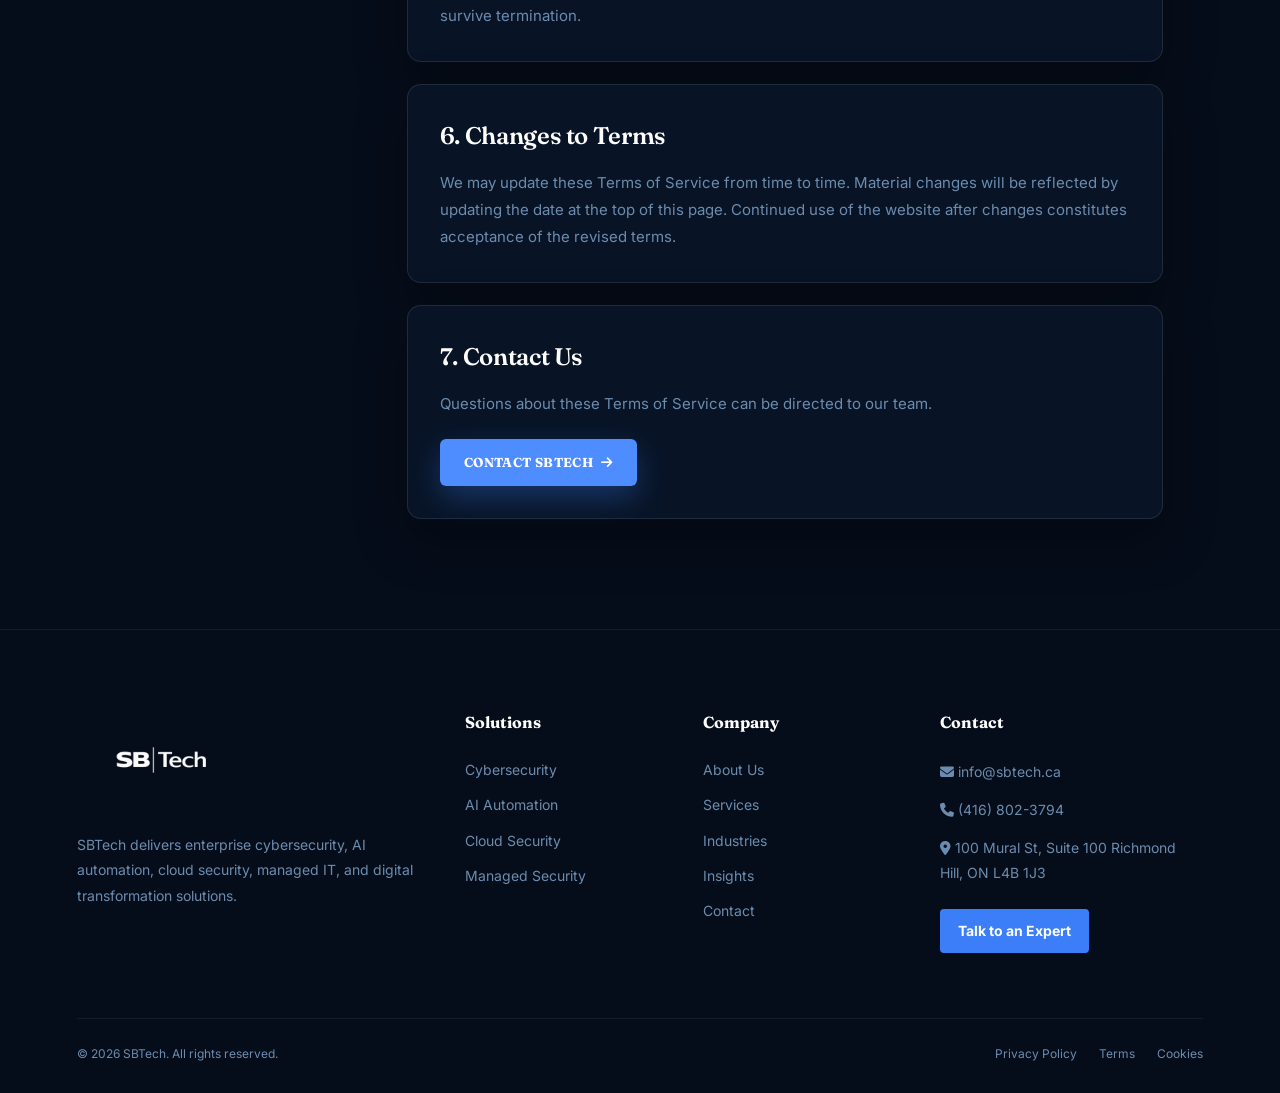
<file: terms.html>
<!DOCTYPE html>
<html lang="en">
<head>
<meta charset="UTF-8">
<meta name="viewport" content="width=device-width, initial-scale=1.0">
<link rel="icon" type="image/png" href="assets/images/favicon.png">
<meta name="description" content="SBTech Terms of Service — the terms that govern your use of our website and services.">
<title>Terms of Service | SBTech</title>

<link href="https://fonts.googleapis.com/css2?family=Plus+Jakarta+Sans:wght@400;500;600;700;800&family=Inter:wght@300;400;500;600;700&display=swap" rel="stylesheet">
<link rel="stylesheet" href="https://cdnjs.cloudflare.com/ajax/libs/font-awesome/6.7.2/css/all.min.css">
<link rel="stylesheet" href="css/navbar.css">
<link rel="stylesheet" href="css/footer.css">
<link rel="stylesheet" href="css/legal.css">
<style>
  .logo-light {
  display: none;
}

.logo-dark {
  display: block;
}

html.light .logo-dark {
  display: none;
}

html.light .logo-light {
  display: block;
}
.logo-img{
    height: 100px;
    width: auto;
    object-fit: contain;
}
</style>
<link rel="stylesheet" href="css/premium.css">
</head>
<body>

<div class="page-bg">
  <div class="grid-bg"></div>
  <div class="orb one"></div>
  <div class="orb two"></div>
</div>

<header class="site-header" id="siteHeader">
  <nav class="sb-navbar">
   <a href="index.html" class="logo-text">
  <img src="assets/images/logo-dark.png" class="logo-img logo-dark" alt="SBTech Logo">
  <img src="assets/images/logo-light.png" class="logo-img logo-light" alt="SBTech Logo">
</a>

    <ul class="sb-nav-links">
      <li><a href="index.html">Home</a></li>
      <li><a href="solutions.html">Solutions</a></li>
      <li><a href="services.html">Services</a></li>
      <li><a href="about.html">About Us</a></li>
      <li><a href="industries.html">Industry</a></li>
      <li><a href="insights.html">Insights</a></li>
      <li><a href="contact.html">Contact</a></li>
    </ul>

    <div class="sb-nav-actions">
      <a href="contact.html" class="sb-nav-cta">Get Started</a>

      <button class="sb-hamburger" id="hamburgerBtn" onclick="toggleMenu()" type="button">
  <span></span>
  <span></span>
  <span></span>
</button>
    </div>
  </nav>
</header>

<div class="sb-mobile-menu" id="mobileMenu">
  <a href="index.html" onclick="closeMenu()">Home</a>
  <a href="solutions.html" onclick="closeMenu()">Solutions</a>
  <a href="services.html" onclick="closeMenu()">Services</a>
  <a href="industries.html" onclick="closeMenu()">Industries</a>
  <a href="about.html" onclick="closeMenu()">Company</a>
  <a href="insights.html" onclick="closeMenu()">Insights</a>
  <a href="contact.html" onclick="closeMenu()" class="mobile-cta">Get Started →</a>
</div>

<main>
<section class="legal-hero">
  <div class="badge"><span class="dot"></span>Legal</div>
  <h1>Terms of <span>Service</span></h1>
  <p>These terms govern your access to and use of the SBTech website and services. By using our site, you agree to these terms.</p>
  <p class="updated">Last updated: January 1, 2026</p>
</section>

<section class="legal-body">
  <aside class="legal-toc reveal">
    <h4>On this page</h4>
    <a href="#acceptance">Acceptance of Terms</a>
    <a href="#services">Use of Services</a>
    <a href="#ip">Intellectual Property</a>
    <a href="#liability">Limitation of Liability</a>
    <a href="#termination">Termination</a>
    <a href="#changes">Changes to Terms</a>
    <a href="#contact">Contact Us</a>
  </aside>

  <div class="legal-content reveal">
    <div class="legal-card" id="acceptance">
      <h2>1. Acceptance of Terms</h2>
      <p>By accessing or using the SBTech website, requesting a consultation, or engaging our services, you agree to be bound by these Terms of Service. If you do not agree, please discontinue use of our website and services.</p>
    </div>

    <div class="legal-card" id="services">
      <h2>2. Use of Services</h2>
      <p>SBTech provides cybersecurity, AI automation, cloud, custom software, ERP, and managed IT services described on this website. Specific project scope, deliverables, pricing, and timelines are agreed separately in a signed proposal or statement of work. General information on this website is provided for informational purposes and does not constitute a binding offer.</p>
    </div>

    <div class="legal-card" id="ip">
      <h2>3. Intellectual Property</h2>
      <p>All content on this website, including text, graphics, logos, and software, is the property of SBTech or its licensors and is protected by applicable intellectual property laws. You may not reproduce, distribute, or create derivative works without prior written consent, except as permitted for normal personal use of the website.</p>
    </div>

    <div class="legal-card" id="liability">
      <h2>4. Limitation of Liability</h2>
      <p>SBTech provides this website and general information "as is" without warranties of any kind. To the fullest extent permitted by law, SBTech shall not be liable for any indirect, incidental, or consequential damages arising from your use of this website. Liability related to delivered services is governed by the applicable signed agreement.</p>
    </div>

    <div class="legal-card" id="termination">
      <h2>5. Termination</h2>
      <p>SBTech may suspend or restrict access to this website at any time, for any reason, including violation of these terms. Provisions relating to intellectual property and limitation of liability survive termination.</p>
    </div>

    <div class="legal-card" id="changes">
      <h2>6. Changes to Terms</h2>
      <p>We may update these Terms of Service from time to time. Material changes will be reflected by updating the date at the top of this page. Continued use of the website after changes constitutes acceptance of the revised terms.</p>
    </div>

    <div class="legal-card" id="contact">
      <h2>7. Contact Us</h2>
      <p>Questions about these Terms of Service can be directed to our team.</p>
      <a href="contact.html" class="legal-btn">Contact SBTech <i class="fas fa-arrow-right"></i></a>
    </div>
  </div>
</section>
</main>

<footer class="sb-footer">
  <div class="sb-footer-grid">

    <div class="sb-footer-brand">
     <a href="index.html" class="logo-text">
  <img src="assets/images/logo-dark.png" class="logo-img logo-dark" alt="SBTech Logo">
  <img src="assets/images/logo-light.png" class="logo-img logo-light" alt="SBTech Logo">
</a>

      <p>
        SBTech delivers enterprise cybersecurity, AI automation,
        cloud security, managed IT, and digital transformation solutions.
      </p>

          </div>

    <div class="sb-footer-col">
      <h4>Solutions</h4>
      <a href="solutions.html">Cybersecurity</a>
      <a href="solutions.html">AI Automation</a>
      <a href="solutions.html">Cloud Security</a>
      <a href="solutions.html">Managed Security</a>
    </div>

    <div class="sb-footer-col">
      <h4>Company</h4>
      <a href="about.html">About Us</a>
      <a href="services.html">Services</a>
      <a href="industries.html">Industries</a>
      <a href="insights.html">Insights</a>
      <a href="contact.html">Contact</a>
    </div>

   <div class="sb-footer-col">
        <h4>Contact</h4>

        <p>
          <i class="fas fa-envelope"></i>
          <a href="mailto:info@sbtech.ca">info@sbtech.ca</a>
        </p>

        <p>
          <i class="fas fa-phone"></i>
          <a href="tel:+14168023794">(416) 802-3794</a>
        </p>

        <p>
          <i class="fas fa-location-dot"></i>
          100 Mural St, Suite 100
Richmond Hill, ON L4B 1J3
        </p>

        <a href="contact.html" class="footer-contact-btn">
          Talk to an Expert
        </a>
      </div>

    </div>

  </div>

  <div class="sb-footer-bottom">
    <p>© <span id="copyrightYear"></span> SBTech. All rights reserved.</p>

    <div>
      <a href="privacy-policy.html">Privacy Policy</a>
      <a href="terms.html">Terms</a>
      <a href="cookies.html">Cookies</a>
    </div>
  </div>
</footer>

<script src="js/navbar.js"></script>
<script src="js/footer.js"></script>
<script src="js/legal.js"></script>
</body>
</html>
</file>
<file: css/navbar.css>
.site-header{
  position:fixed;
  top:0;
  left:0;
  width:100%;
  z-index:1000;
}

.sb-navbar{
  height:76px;
  padding:0 6vw;
  display:flex;
  align-items:center;
  justify-content:space-between;
  background:rgba(6,13,26,.86);
  backdrop-filter:blur(24px);
  border-bottom:1px solid rgba(59,126,248,.14);
  transition:.3s ease;
}

.site-header.scrolled .sb-navbar{
  height:66px;
  background:rgba(6,13,26,.96);
  box-shadow:0 18px 50px rgba(0,0,0,.28);
}

.sb-logo img{
  height:62px;
  width:auto;
  display:block;
}

.sb-nav-links{
  display:flex;
  align-items:center;
  gap:4px;
  list-style:none;
}

.sb-nav-links a{
  color:#7f9abb;
  text-decoration:none;
  font-size:12px;
  font-weight:700;
  letter-spacing:.08em;
  text-transform:uppercase;
  padding:9px 14px;
  border-radius:4px;
  transition:.25s;
}

.sb-nav-links a:hover,
.sb-nav-links a.active{
  color:#ffffff;
  background:rgba(59,126,248,.1);
}

.sb-nav-actions{
  display:flex;
  align-items:center;
  gap:12px;
}

.theme-toggle{
  display:flex;
  align-items:center;
  gap:7px;
  border:1px solid rgba(59,126,248,.25);
  background:rgba(59,126,248,.08);
  color:#c8deff;
  border-radius:30px;
  padding:8px 13px;
  cursor:pointer;
  font-size:12px;
}

.sb-nav-cta{
  background:#3b7ef8;
  color:#fff;
  text-decoration:none;
  padding:11px 20px;
  border-radius:4px;
  font-size:12px;
  font-weight:800;
  letter-spacing:.07em;
  text-transform:uppercase;
  box-shadow:0 0 24px rgba(59,126,248,.38);
}

.sb-nav-cta:hover{
  background:#5a95ff;
}

.sb-hamburger{
  display:none;
  flex-direction:column;
  gap:5px;
  background:none;
  border:none;
  cursor:pointer;
}

.sb-hamburger span{
  width:24px;
  height:2px;
  background:#c8deff;
  border-radius:5px;
}

.sb-mobile-menu{
  display:none;
  position:fixed;
  top:76px;
  left:0;
  right:0;
  z-index:999;
  background:rgba(6,13,26,.98);
  backdrop-filter:blur(24px);
  border-bottom:1px solid rgba(59,126,248,.14);
  padding:22px 6vw;
}

.sb-mobile-menu.open{
  display:flex;
  flex-direction:column;
}

.sb-mobile-menu a{
  color:#7f9abb;
  text-decoration:none;
  padding:14px 0;
  font-size:12px;
  font-weight:700;
  letter-spacing:.1em;
  text-transform:uppercase;
  border-bottom:1px solid rgba(255,255,255,.05);
}

.sb-mobile-menu a:hover{
  color:#fff;
}

.mobile-cta{
  color:#3b7ef8!important;
}

/* Light mode */
html.light .sb-navbar{
  background:rgba(240,244,250,.92);
}

html.light .site-header.scrolled .sb-navbar{
  background:rgba(255,255,255,.96);
}

html.light .sb-nav-links a,
html.light .theme-toggle{
  color:#0c1a2e;
}

html.light .sb-mobile-menu{
  background:#f0f4fa;
}

html.light .sb-mobile-menu a{
  color:#0c1a2e;
}

html.light .sb-hamburger span{
  background:#0c1a2e;
}

@media(max-width:1100px){
  .sb-nav-links,
  .sb-nav-cta{
    display:none;
  }

  .sb-hamburger{
    display:flex;
  }

  .sb-logo img{
    height:56px;
  }
}
.sb-socials a:nth-child(1):hover{
    background:#0A66C2; /* LinkedIn */
}

.sb-socials a:nth-child(2):hover{
    background:#1877F2; /* Facebook */
}

.sb-socials a:nth-child(3):hover{
    background:#000000; /* X */
}

.sb-socials a:nth-child(4):hover{
    background:#E4405F; /* Instagram */
}
/* LinkedIn */
.sb-socials a:nth-child(1){
    background:#EAF4FF;
    color:#0A66C2;
}

/* Facebook */
.sb-socials a:nth-child(2){
    background:#EEF5FF;
    color:#1877F2;
}

/* X */
.sb-socials a:nth-child(3){
    background:#F3F3F3;
    color:#111111;
}

/* Instagram */
.sb-socials a:nth-child(4){
    background:#FFF0F5;
    color:#E4405F;
}
.sb-hamburger.active span:nth-child(1){
  transform:rotate(45deg) translate(5px,5px);
}

.sb-hamburger.active span:nth-child(2){
  opacity:0;
}

.sb-hamburger.active span:nth-child(3){
  transform:rotate(-45deg) translate(5px,-5px);
}

.sb-hamburger span{
  transition:.3s;
}
.logo-light {
  display: none;
}

.logo-dark {
  display: block;
}

html.light .logo-dark {
  display: none;
}

html.light .logo-light {
  display: block;
}

.logo-light {
  display: none;
}

.logo-dark {
  display: block;
}

html.light .logo-dark {
  display: none;
}

html.light .logo-light {
  display: block;
}
.logo-img{
    height: 100px;
    width: auto;
    object-fit: contain;
}
</file>
<file: css/footer.css>
.sb-footer{
  background:#060d1a;
  color:#c8deff;
  padding:80px 6vw 30px;
  border-top:1px solid rgba(59,126,248,.14);
}

.sb-footer-grid{
  width:100%;
  max-width:1280px;
  margin:0 auto;
  display:grid;
  grid-template-columns:1.8fr 1fr 1fr 1.4fr;
  gap:50px;
  align-items:flex-start;
}

.sb-footer-brand img{
  width:170px;
  max-width:100%;
  margin-bottom:22px;
}

.sb-footer-brand p,
.sb-footer-col p{
  color:#6b8cae;
  line-height:1.8;
  font-size:14px;
  max-width:360px;
}

.sb-socials{
  display:flex;
  gap:12px;
  margin-top:26px;
  flex-wrap:wrap;
}

.sb-socials a{
  width:42px;
  height:42px;
  display:flex;
  align-items:center;
  justify-content:center;
  border-radius:50%;
  text-decoration:none;
  transition:.3s;
}

.sb-socials a:nth-child(1){background:rgba(10,102,194,.14);color:#4EA3FF}
.sb-socials a:nth-child(2){background:rgba(24,119,242,.14);color:#5AA8FF}
.sb-socials a:nth-child(3){background:rgba(255,255,255,.08);color:#fff}
.sb-socials a:nth-child(4){background:rgba(228,64,95,.14);color:#FF7A9A}

.sb-socials a:hover{
  color:#fff;
  transform:translateY(-4px);
}

.sb-socials a:nth-child(1):hover{background:#0A66C2}
.sb-socials a:nth-child(2):hover{background:#1877F2}
.sb-socials a:nth-child(3):hover{background:#111}
.sb-socials a:nth-child(4):hover{background:#E4405F}

.sb-footer-col{
  display:flex;
  flex-direction:column;
  gap:13px;
}

.sb-footer-col h4{
  color:#fff;
  font-size:16px;
  margin-bottom:10px;
}

.sb-footer-col a{
  color:#6b8cae;
  text-decoration:none;
  font-size:14px;
  transition:.25s;
}

.sb-footer-col a:hover{
  color:#00d4ff;
  transform:translateX(5px);
}

.footer-contact-btn{
  margin-top:10px;
  display:inline-flex;
  align-items:center;
  justify-content:center;
  width:max-content;
  background:#3b7ef8;
  color:#fff!important;
  padding:11px 18px;
  border-radius:4px;
  font-weight:700;
  text-decoration:none;
}

.sb-footer-bottom{
  width:100%;
  max-width:1280px;
  margin:65px auto 0;
  padding-top:25px;
  border-top:1px solid rgba(255,255,255,.06);
  display:flex;
  justify-content:space-between;
  align-items:center;
  gap:20px;
  flex-wrap:wrap;
}

.sb-footer-bottom p,
.sb-footer-bottom a{
  color:#6b8cae;
  font-size:12px;
  text-decoration:none;
}

.sb-footer-bottom div{
  display:flex;
  gap:22px;
  flex-wrap:wrap;
}

.sb-footer-bottom a:hover{
  color:#00d4ff;
}

/* Light mode */
html.light .sb-footer{
  background:#e4eaf4;
  color:#0c1a2e;
}

html.light .sb-footer-col h4{
  color:#0c1a2e;
}

html.light .sb-footer-brand p,
html.light .sb-footer-col p,
html.light .sb-footer-col a,
html.light .sb-footer-bottom p,
html.light .sb-footer-bottom a{
  color:#3a5a8a;
}

html.light .sb-socials a:nth-child(1){background:#EAF4FF;color:#0A66C2}
html.light .sb-socials a:nth-child(2){background:#EEF5FF;color:#1877F2}
html.light .sb-socials a:nth-child(3){background:#F3F3F3;color:#111}
html.light .sb-socials a:nth-child(4){background:#FFF0F5;color:#E4405F}

/* Tablet */
@media(max-width:1050px){
  .sb-footer-grid{
    grid-template-columns:1.5fr 1fr 1fr;
    gap:40px;
  }

  .sb-footer-col:last-child{
    grid-column:1 / -1;
  }
}

/* Mobile */
@media(max-width:700px){
  .sb-footer{
    padding:60px 24px 28px;
  }

  .sb-footer-grid{
    grid-template-columns:1fr;
    gap:34px;
  }

  .sb-footer-brand,
  .sb-footer-col{
    align-items:flex-start;
    text-align:left;
  }

  .sb-footer-brand p,
  .sb-footer-col p{
    max-width:100%;
  }

  .sb-footer-bottom{
    margin-top:45px;
    flex-direction:column;
    align-items:flex-start;
    text-align:left;
  }

  .sb-footer-bottom div{
    gap:14px;
  }
}

/* Very small */
@media(max-width:420px){
  .sb-footer-brand img{
    width:145px;
  }

  .sb-socials a{
    width:38px;
    height:38px;
  }

  .footer-contact-btn{
    width:100%;
  }

  .sb-footer-bottom div{
    flex-direction:column;
  }
}
.sb-footer-col p a {
    color: inherit;
    text-decoration: none;
}

.sb-footer-col p a:hover {
    color: #3b82f6; /* or your theme color */
}
.logo-light {
  display: none;
}

.logo-dark {
  display: block;
}

html.light .logo-dark {
  display: none;
}

html.light .logo-light {
  display: block;
}
.logo-img{
    height: 100px;
    width: auto;
    object-fit: contain;
}
</file>
<file: css/premium.css>
/* ============================================================
   SBTech — premium.css
   Site-wide visual refinement layer. Loaded LAST on every page
   so it overrides each page's inline design tokens.
   Goals: editorial serif display, mono utility labels, one calm
   signal-blue accent, no neon glow, no animated backgrounds.
   ============================================================ */

@import url('https://fonts.googleapis.com/css2?family=Fraunces:ital,opsz,wght@0,9..144,400;0,9..144,500;0,9..144,600;1,9..144,500&family=Inter:wght@300;400;500;600;700&family=IBM+Plex+Mono:wght@400;500;600&display=swap');

/* ---------- 1. Token overrides (pages using the shared system) ---------- */
:root{
  --fd:'Fraunces',Georgia,serif;
  --fb:'Inter',sans-serif;
  --fm:'IBM Plex Mono',monospace;

  /* shared-system pages (solutions / services / industries / contact / old about) */
  --primary:#4d8dff;
  --cyan:#4d8dff;              /* retire neon cyan -> signal blue */
  --border:rgba(150,170,200,.16);

  /* index.html tokens */
  --elec:#4d8dff;
  --elec2:#6ea3ff;
  --cyanbdr:rgba(77,141,255,.28);
  --cyandim:rgba(77,141,255,.10);
}

/* ---------- 2. Typography ---------- */
body{-webkit-font-smoothing:antialiased}

h1,h2,
.s-title,
.gap-t,
.wl-title{
  font-family:'Fraunces',Georgia,serif !important;
  font-weight:600;
  letter-spacing:-.015em !important;
}
h1 em,h2 em,.s-title em{font-style:italic;font-weight:500}

/* Utility / data register in mono */
.eyebrow,.fw-lbl,.fw-chip,.prog-tier,.cap-num,.glob-reg,
.metric-n,.prog-price,.badge,.ctag{
  font-family:'IBM Plex Mono',monospace !important;
}
.eyebrow,.fw-lbl,.prog-tier,.cap-num,.glob-reg{
  letter-spacing:.18em !important;
  font-weight:500;
}
.metric-n{font-weight:500 !important;letter-spacing:-.02em !important}

/* Gradient-clipped headline spans lose the rainbow — single tone */
.hero h1 span,.s-title .st{
  background:none !important;
  -webkit-text-fill-color:currentColor !important;
  color:#8fb4ff;
}

/* ---------- 3. Kill the "gamer" effects ---------- */
.grid-bg{display:none !important}
.orb{display:none !important}

/* shine sweep on panels */
.hero-panel:before{display:none !important}

/* glowing badge dot -> quiet brass tick */
.badge{
  border-color:rgba(150,170,200,.24) !important;
  background:rgba(150,170,200,.06) !important;
  color:#9daabd !important;
  letter-spacing:.18em !important;
  font-size:11px !important;
}
.badge:before{
  background:#c8a35a !important;
  box-shadow:none !important;
  width:6px !important;height:6px !important;
  border-radius:0 !important;
  transform:rotate(45deg);
}

/* heavy colored button glow -> flat confident fill */
.btn.primary,.btn-p,.sb-nav-cta{
  background:#4d8dff !important;
  box-shadow:none !important;
  border-radius:4px !important;
}
.btn.primary:hover,.btn-p:hover,.sb-nav-cta:hover{background:#3d7bea !important}
.btn,.btn-p,.cta-btn,.prog-cta{border-radius:4px !important;box-shadow:none !important}

/* card hover: lift less, glow never */
.about-card:hover,.info-card:hover,.stat-card:hover,.value-card:hover,
.quick-card:hover,.faq-card:hover,.cap-card:hover,.gap-card:hover,
.glob-card:hover,.prog-card:hover{
  transform:translateY(-3px) !important;
  border-color:rgba(77,141,255,.45) !important;
  box-shadow:0 14px 40px rgba(2,6,14,.4) !important;
}
.value-card:hover .value-icon{transform:none !important}

/* rainbow icon tiles -> one restrained treatment */
.value-icon,.about-icon,.info-icon,.stat-icon,
.service-icon,.industry-icon,.dash-icon,.sol-icon,.why-icon,
.quick-card i,.faq-card i,.info-item i,
.card .icon,.sol-card .icon{
  background:rgba(150,170,200,.07) !important;
  border:1px solid rgba(150,170,200,.18) !important;
  border-radius:8px !important;
}
.value-icon i,.about-icon i,.info-icon i,.stat-icon i,
.service-icon i,.industry-icon i,.dash-icon i,.sol-icon i,.why-icon i,
.card .icon i,.sol-card .icon i{
  color:#c8a35a !important;
  font-size:20px !important;
}
.value-icon,.stat-icon{width:52px !important;height:52px !important}
.about-icon,.info-icon{width:56px !important;height:56px !important}

/* ---------- 4. Structure & surfaces ---------- */
.fw-bar{border-top:1px solid rgba(150,170,200,.14);border-bottom:1px solid rgba(150,170,200,.14)}
.fw-chip{
  border:1px solid rgba(150,170,200,.2) !important;
  background:transparent !important;
  color:#9daabd !important;
  border-radius:3px !important;
  font-size:11px !important;
  letter-spacing:.08em;
}

.prog-price{color:#e9edf5 !important}
.prog-price span{color:#8a96ab !important}

/* section titles breathe more */
.section-head h2,.s-title{line-height:1.12 !important}

/* ---------- 5. Motion discipline ---------- */
@media(prefers-reduced-motion:reduce){
  *,*:before,*:after{animation:none !important;transition:none !important}
  .reveal,.rv{opacity:1 !important;transform:none !important}
}

/* ---------- 6. Testimonials (homepage) ---------- */
.tst-section{padding:110px 6vw;border-top:1px solid rgba(150,170,200,.14)}
.tst-head{margin-bottom:56px;max-width:820px}
.tst-eyebrow{font-family:'IBM Plex Mono',monospace;font-size:12px;font-weight:500;letter-spacing:.22em;text-transform:uppercase;color:#8a96ab;display:flex;align-items:center;gap:14px;margin-bottom:22px}
.tst-eyebrow:before{content:"";width:34px;height:1px;background:#c8a35a}
.tst-head h2{font-family:'Fraunces',Georgia,serif;font-weight:600;font-size:clamp(32px,3.4vw,46px);letter-spacing:-.015em;color:#e9edf5;line-height:1.12}
.tst-grid{display:grid;grid-template-columns:1fr 1fr;gap:1px;background:rgba(150,170,200,.14);border:1px solid rgba(150,170,200,.24);border-radius:6px;overflow:hidden}
.tst-card{background:#0d1524;padding:48px 44px;display:flex;flex-direction:column;gap:26px}
.tst-quote{font-family:'Fraunces',Georgia,serif;font-style:italic;font-weight:500;font-size:clamp(17px,1.5vw,20px);line-height:1.7;color:#e9edf5}
.tst-quote:before{content:"\201C";display:block;font-size:44px;line-height:1;color:#c8a35a;margin-bottom:14px;font-style:normal}
.tst-org{margin-top:auto;padding-top:22px;border-top:1px solid rgba(150,170,200,.14)}
.tst-org strong{display:block;font-family:'IBM Plex Mono',monospace;font-size:12.5px;font-weight:600;letter-spacing:.16em;text-transform:uppercase;color:#e9edf5;margin-bottom:6px}
.tst-org span{font-family:'IBM Plex Mono',monospace;font-size:11px;letter-spacing:.1em;text-transform:uppercase;color:#8a96ab}
@media(max-width:900px){.tst-grid{grid-template-columns:1fr}.tst-card{padding:36px 28px}}


/* standalone icon glyphs on cards -> brass, consistent */
.quick-card>i,.faq-card>i,.info-item>i{
  color:#c8a35a !important;
  background:none !important;
  border:none !important;
}
</file>
<file: css/legal.css>
*{margin:0;padding:0;box-sizing:border-box}
:root{
  --bg:#060d1a;--soft:#0a1628;--card:rgba(10,22,40,.88);
  --head:#fff;--text:#c8deff;--muted:#6b8cae;
  --border:rgba(59,126,248,.18);--primary:#3b7ef8;--cyan:#00d4ff;
  --shadow:rgba(0,0,0,.35);
  --fd:'Plus Jakarta Sans',sans-serif;--fb:'Inter',sans-serif;
}
html{scroll-behavior:smooth}
html.light{
  --bg:#f0f4fa;--soft:#fff;--card:rgba(255,255,255,.94);
  --head:#071631;--text:#17406f;--muted:#476988;
  --border:rgba(59,126,248,.18);--primary:#1479ff;--cyan:#18c6ff;
  --shadow:rgba(9,45,92,.08);
}
body{background:var(--bg);color:var(--text);overflow-x:hidden;font-family:var(--fb);line-height:1.6}
h1,h2,h3,h4,h5,h6{font-family:var(--fd)}

.page-bg{position:fixed;inset:0;z-index:-1;background:var(--bg);overflow:hidden}
.grid-bg{position:absolute;inset:0;background-image:linear-gradient(rgba(0,212,255,.05) 1px,transparent 1px),linear-gradient(90deg,rgba(0,212,255,.05) 1px,transparent 1px);background-size:70px 70px}
.orb{position:absolute;border-radius:50%;filter:blur(45px);opacity:.45;animation:floatOrb 9s ease-in-out infinite}
.orb.one{width:380px;height:380px;background:rgba(59,126,248,.3);right:-100px;top:100px}
.orb.two{width:320px;height:320px;background:rgba(0,212,255,.18);left:-100px;top:520px;animation-delay:2s}
@keyframes floatOrb{50%{transform:translateY(-30px) scale(1.06)}}

.legal-hero{padding:165px 6vw 60px;max-width:900px}
.badge{display:inline-flex;align-items:center;gap:10px;padding:11px 17px;border:1px solid rgba(0,212,255,.25);background:rgba(0,212,255,.08);color:var(--cyan);font-size:12px;letter-spacing:1.5px;text-transform:uppercase;font-weight:800;margin-bottom:26px;border-radius:3px}
.badge .dot{width:9px;height:9px;background:var(--cyan);border-radius:50%;box-shadow:0 0 12px var(--cyan)}
.legal-hero h1{font-size:clamp(38px,5.5vw,60px);line-height:1.08;letter-spacing:-.02em;color:var(--head);margin-bottom:18px}
.legal-hero h1 span{background:linear-gradient(90deg,var(--primary),var(--cyan));-webkit-background-clip:text;-webkit-text-fill-color:transparent;background-clip:text}
.legal-hero p{font-size:17px;line-height:1.75;color:var(--muted);max-width:680px}
.legal-hero .updated{margin-top:18px;font-size:13px;color:var(--muted);opacity:.8}

.legal-body{display:grid;grid-template-columns:240px 1fr;gap:50px;padding:20px 6vw 110px;max-width:1200px;margin:0 auto;align-items:start}
.legal-toc{position:sticky;top:110px;display:flex;flex-direction:column;gap:4px;border-left:2px solid var(--border);padding-left:18px}
.legal-toc h4{color:var(--head);font-size:13px;text-transform:uppercase;letter-spacing:.08em;margin-bottom:10px}
.legal-toc a{color:var(--muted);text-decoration:none;font-size:14px;padding:8px 0;transition:color .2s}
.legal-toc a:hover{color:var(--cyan)}

.legal-content{display:flex;flex-direction:column;gap:22px}
.legal-card{background:var(--card);border:1px solid var(--border);border-radius:14px;padding:32px;box-shadow:0 20px 50px var(--shadow);scroll-margin-top:100px}
.legal-card h2{color:var(--head);font-size:24px;letter-spacing:-.01em;margin-bottom:14px}
.legal-card p{color:var(--muted);line-height:1.8;font-size:15px;margin-bottom:10px}
.legal-card p:last-child{margin-bottom:0}
.legal-card ul{list-style:none;display:flex;flex-direction:column;gap:10px;margin-top:6px}
.legal-card li{color:var(--muted);font-size:15px;line-height:1.7;padding-left:20px;position:relative}
.legal-card li::before{content:'→';position:absolute;left:0;color:var(--cyan)}
.legal-card strong{color:var(--text)}
.legal-card a{color:var(--cyan);text-decoration:none}
.legal-card a:hover{text-decoration:underline}

.legal-btn{display:inline-flex;align-items:center;gap:8px;margin-top:12px;background:linear-gradient(135deg,var(--primary),var(--cyan));color:#fff!important;padding:13px 24px;border-radius:6px;font-family:var(--fd);font-weight:700;font-size:13px;letter-spacing:.03em;text-transform:uppercase;text-decoration:none!important;box-shadow:0 12px 30px rgba(59,126,248,.3)}

.reveal{opacity:0;transform:translateY(20px);transition:opacity .7s ease,transform .7s ease}
.reveal.show{opacity:1;transform:translateY(0)}

@media(max-width:900px){
  .legal-body{grid-template-columns:1fr;gap:30px}
  .legal-toc{position:static;border-left:none;padding-left:0;border-top:2px solid var(--border);padding-top:16px;flex-direction:row;flex-wrap:wrap;gap:6px 18px}
  .legal-toc h4{width:100%}
}
@media(max-width:600px){
  .legal-hero{padding:150px 6vw 40px}
  .legal-body{padding:15px 6vw 80px}
  .legal-card{padding:24px}
}
</file>
